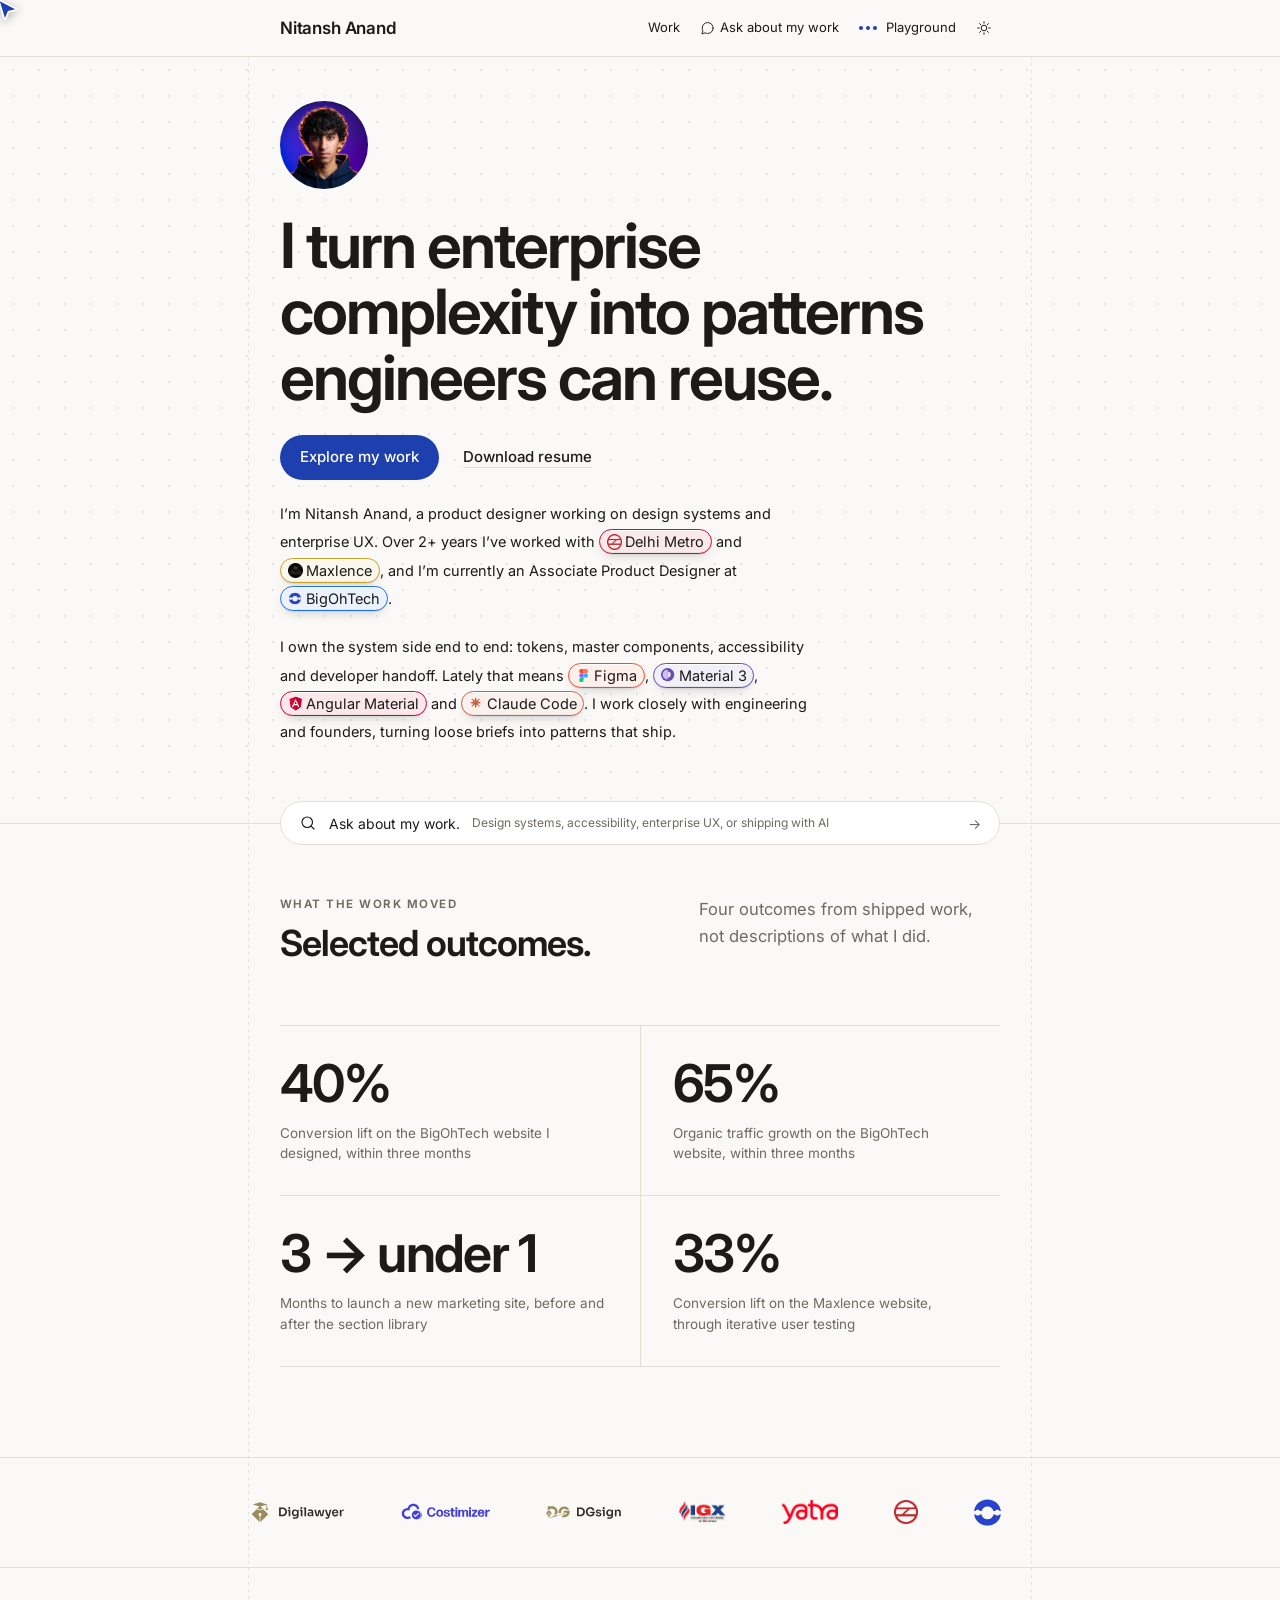
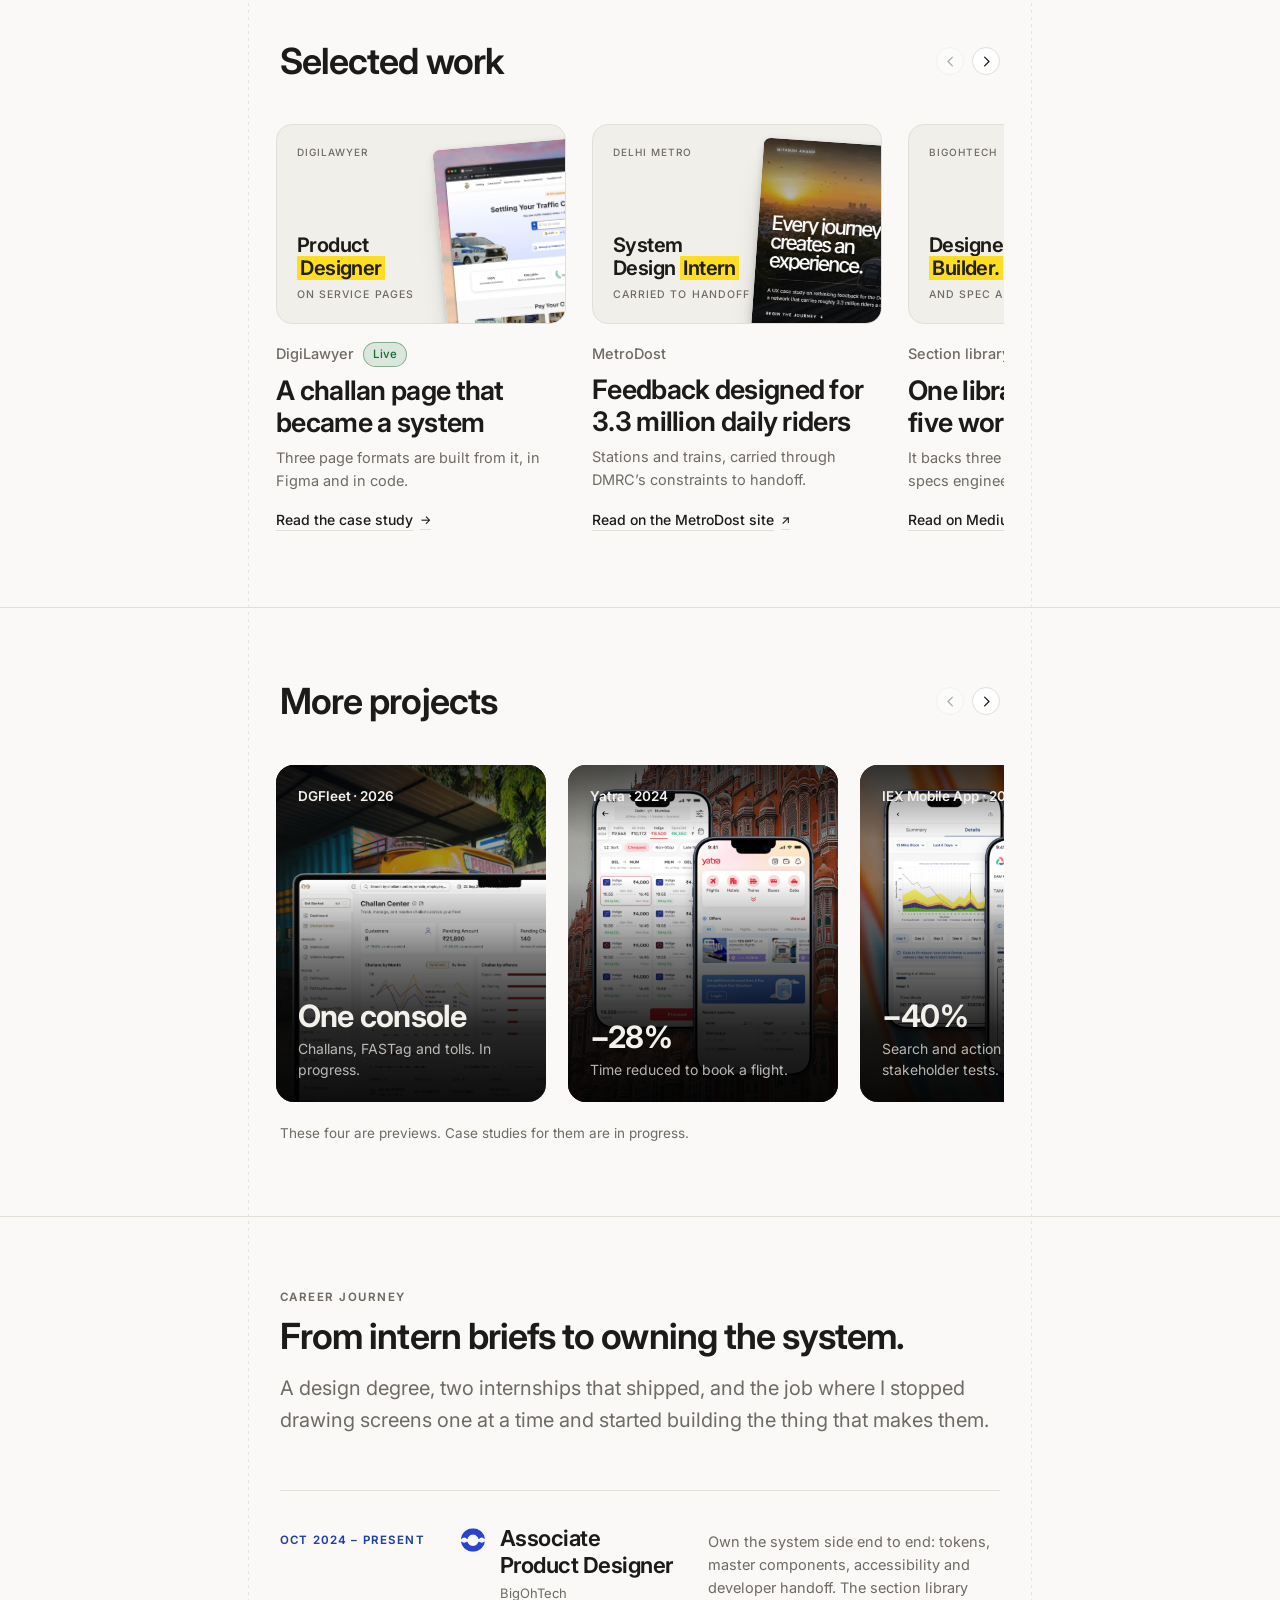
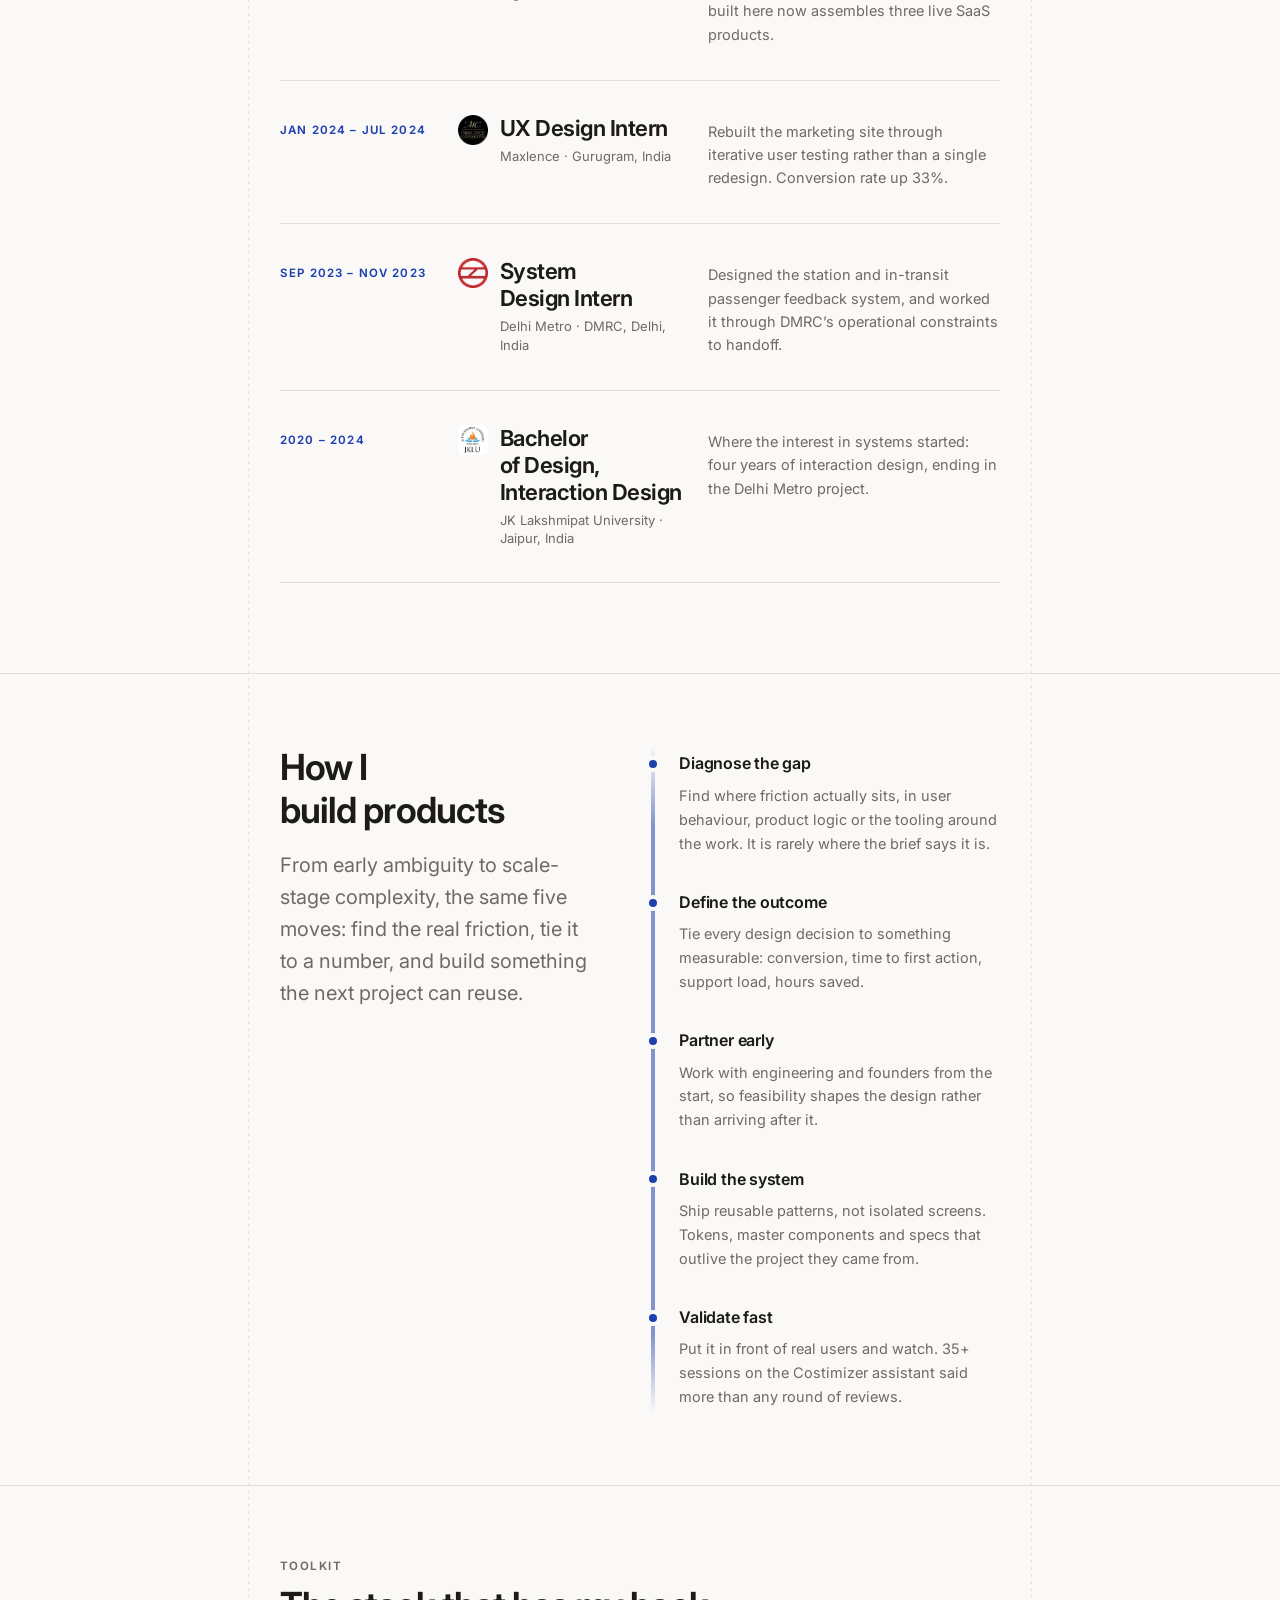
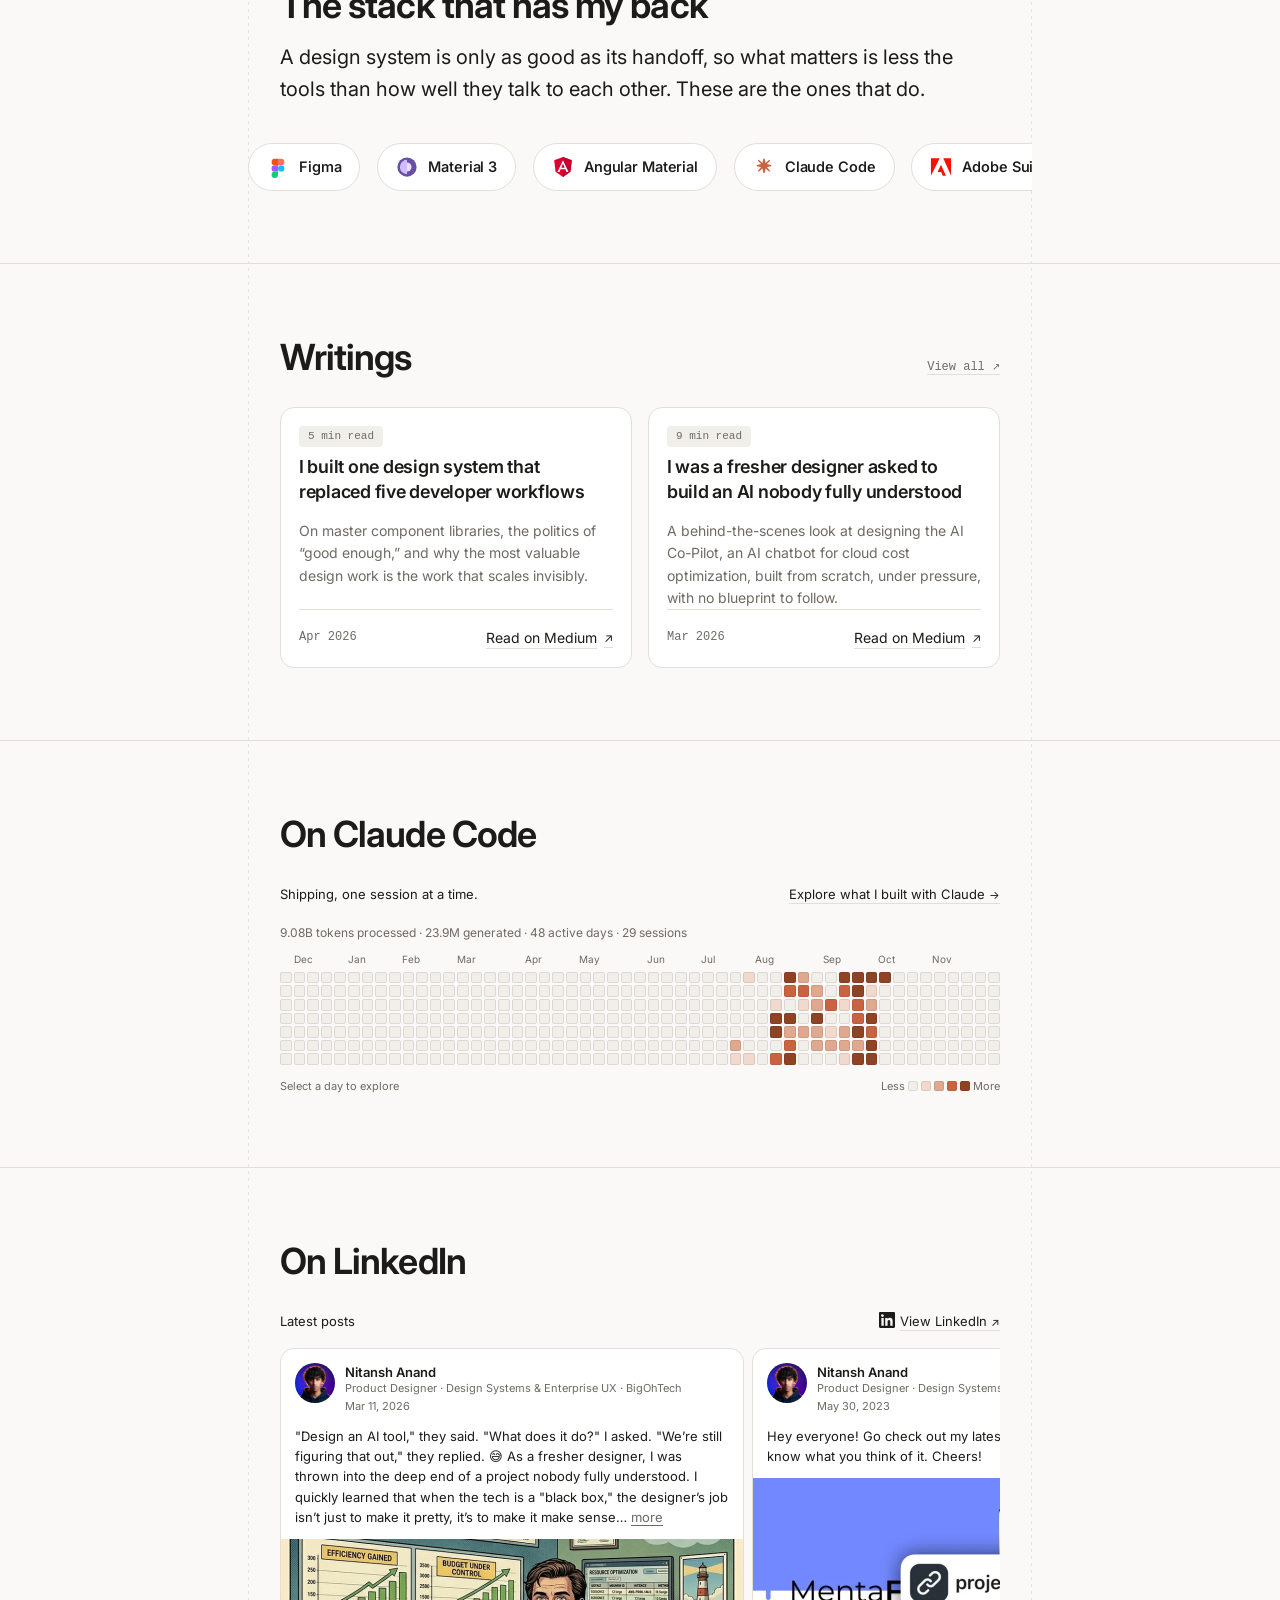
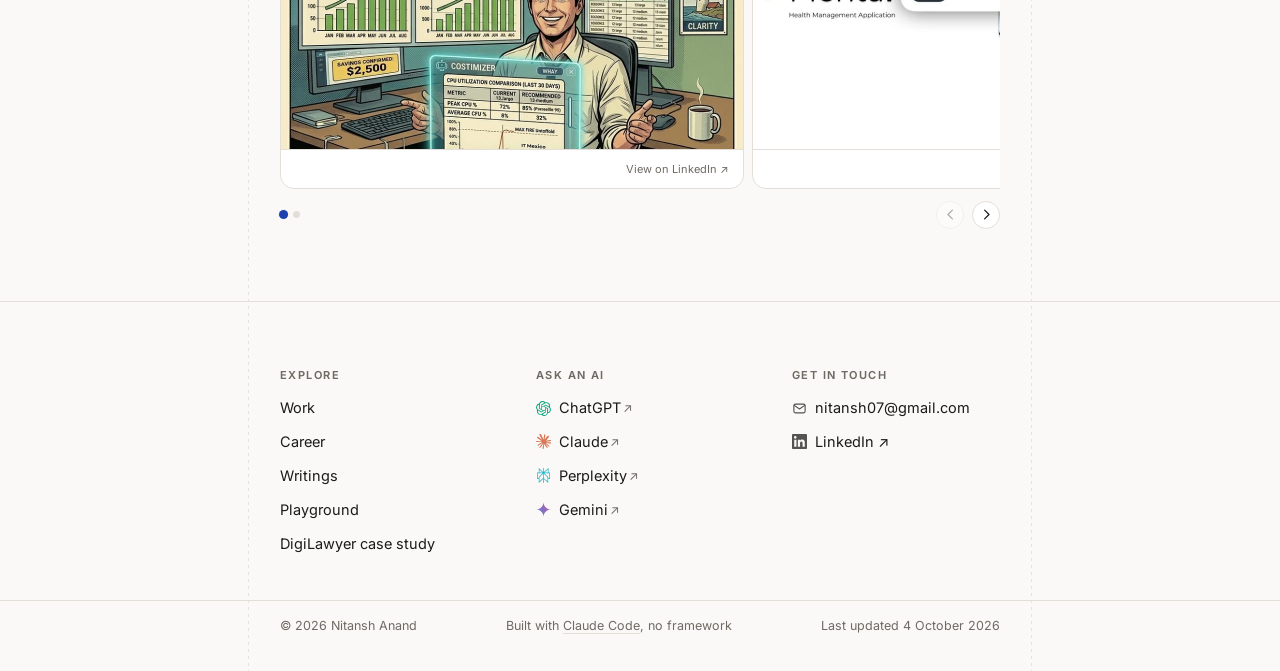
<file: index.html>
<!doctype html>
<html lang="en">
<head>
<meta charset="utf-8" />
<meta name="viewport" content="width=device-width, initial-scale=1, viewport-fit=cover" />
<title>Nitansh Anand, a product designer who builds systems</title>
<meta name="description" content="Nitansh Anand, a product designer working on design systems and enterprise UX. Career, selected work and writing." />
<meta name="color-scheme" content="light dark" />
<link rel="canonical" href="https://nitanshanand.vercel.app/" />

<!-- Social preview. og:image is intentionally omitted until there are real
     1200x630 cards; a badly cropped one reads worse than a text preview. -->
<meta property="og:type" content="profile" />
<meta property="og:url" content="https://nitanshanand.vercel.app/" />
<meta property="og:title" content="Nitansh Anand, a product designer who builds systems" />
<meta property="og:description" content="Nitansh Anand, a product designer working on design systems and enterprise UX. Career, selected work and writing." />
<meta property="og:site_name" content="Nitansh Anand" />
<meta property="og:locale" content="en_US" />
<meta name="twitter:card" content="summary" />
<meta name="twitter:title" content="Nitansh Anand, a product designer who builds systems" />
<meta name="twitter:description" content="Nitansh Anand, a product designer working on design systems and enterprise UX. Career, selected work and writing." />
<link rel="preconnect" href="https://fonts.googleapis.com" />
<link rel="preconnect" href="https://fonts.gstatic.com" crossorigin />
<link href="https://fonts.googleapis.com/css2?family=Inter:ital,opsz,wght@0,14..32,100..900;1,14..32,100..900&display=swap" rel="stylesheet" />
<!-- Favicon: the portrait, cropped to the head so it still reads at 32px. -->
<link rel="icon" type="image/png" sizes="32x32" href="assets/favicon-32.png" />
<link rel="icon" type="image/png" sizes="192x192" href="assets/favicon-192.png" />
<link rel="apple-touch-icon" sizes="180x180" href="assets/favicon-180.png" />
<link rel="stylesheet" href="styles.css" />
<script src="analytics.js" defer></script>
<script>
  /* Set theme before first paint so there is no flash. */
  (function () {
    var t = null;
    try { t = localStorage.getItem("theme"); } catch (e) {}
    if (t === "light" || t === "dark") document.documentElement.setAttribute("data-theme", t);
    var dark = t === "dark" || (t !== "light" && window.matchMedia("(prefers-color-scheme: dark)").matches);
    document.documentElement.classList.toggle("theme-dark", dark);
  })();
</script>
</head>
<body>

<a class="skip-link" href="#main">Skip to content</a>

<header class="site-header">
  <div class="gutter">
    <div class="col-wide header-bar">
      <a class="site-signature" href="#top" aria-label="Nitansh Anand, home">
        <span class="site-signature-mark" aria-hidden="true">Nitansh&nbsp;Anand</span>
        <span class="site-signature-name" aria-hidden="true">
          <span class="site-signature-photo"></span>
          Nitansh Anand
        </span>
      </a>

      <nav class="site-nav" aria-label="Primary">
        <a href="#work">Work</a>
        <a href="#ask" class="nav-ask">
          <svg viewBox="0 0 24 24" fill="none" aria-hidden="true"><path d="M21 11.5a8.4 8.4 0 0 1-9 8.4 9 9 0 0 1-3.9-.9L3 20.5l1.6-4.6A8.4 8.4 0 0 1 3.6 11 8.4 8.4 0 0 1 12 2.6a8.4 8.4 0 0 1 9 8.9Z" stroke="currentColor" stroke-width="1.5" stroke-linecap="round" stroke-linejoin="round"/></svg>
          <span class="nav-label">Ask about my work</span>
        </a>
        <a href="agent-mode.html" class="agent-mode-link">
          <span class="agent-launcher-mark" aria-hidden="true"><i></i><i></i><i></i></span>
          <span class="nav-label">Playground</span>
        </a>

        <button type="button" class="theme-toggle" aria-label="Switch colour theme" title="Switch colour theme">
          <svg class="icon-sun" viewBox="0 0 24 24" fill="none" aria-hidden="true"><circle cx="12" cy="12" r="4.2" stroke="currentColor" stroke-width="1.5"/><path d="M12 2.6v2.2M12 19.2v2.2M21.4 12h-2.2M4.8 12H2.6M18.6 5.4l-1.6 1.6M7 17l-1.6 1.6M18.6 18.6 17 17M7 7 5.4 5.4" stroke="currentColor" stroke-width="1.5" stroke-linecap="round"/></svg>
          <svg class="icon-moon" viewBox="0 0 24 24" fill="none" aria-hidden="true"><path d="M20.5 14.3A8.6 8.6 0 0 1 9.7 3.5a8.6 8.6 0 1 0 10.8 10.8Z" stroke="currentColor" stroke-width="1.5" stroke-linejoin="round"/></svg>
        </button>
      </nav>
    </div>
  </div>
</header>

<main class="home-page" id="main">

  <!-- ─────────────────────────  HERO  ───────────────────────── -->
  <section class="section gutter hero-section" id="top">
    <div class="col-wide">

      <div class="home-heading">
        <!-- Small circular slot above the copy. Swap the image for anything. -->
        <div class="hero-widget">
          <img src="assets/portrait.jpg" alt="Nitansh Anand" width="400" height="400" decoding="async" />
        </div>

        <div class="home-copy">
          <h1 class="t-display home-title" id="hero-title">I turn enterprise complexity into patterns engineers can reuse.</h1>

      <!-- The actions sit directly under the title. Below the two intro
           paragraphs they fell 108px past the fold on a 390px phone and
           319px past it at 320px, behind the bottom nav in both cases.
           Moved in the markup rather than with CSS order, so what a
           keyboard reaches matches what the eye sees. -->
      <div class="home-contact-actions">
        <a data-buzz="The evidence, this way." class="home-contact-button" href="#work">Explore my work</a>
        <span class="resume-hint">
          <a data-buzz="One page. I promise." class="home-resume-button" href="Nitansh-Anand-Resume.pdf" download>Download resume</a>
          <!-- Page 1 rendered from the PDF. Regenerate with tools/build-resume-preview.md
               if the resume changes. The image is decorative, but the card is
               no longer aria-hidden: it holds real controls now, and hiding
               focusable things from assistive tech is worse than not having
               them. -->
          <span class="resume-peek">
            <img data-src="assets/resume-preview.webp" alt="" width="720" height="932" decoding="async" />
            <span class="resume-peek-foot">
              <span class="resume-peek-meta">1 page &middot; PDF</span>
              <span class="resume-peek-actions">
                <button type="button" class="resume-peek-btn" data-resume-open>
                  <svg viewBox="0 0 24 24" fill="none" aria-hidden="true"><path d="M9 4H4v5M15 4h5v5M9 20H4v-5M15 20h5v-5" stroke="currentColor" stroke-width="1.7" stroke-linecap="round" stroke-linejoin="round"/></svg>
                  Full screen
                </button>
                <a class="resume-peek-btn" href="Nitansh-Anand-Resume.pdf" download>
                  <svg viewBox="0 0 24 24" fill="none" aria-hidden="true"><path d="M12 4v11m0 0 4-4m-4 4-4-4M5 19h14" stroke="currentColor" stroke-width="1.7" stroke-linecap="round" stroke-linejoin="round"/></svg>
                  Download
                </a>
              </span>
            </span>
          </span>
        </span>

          </div>


      <p class="t-lede home-intro">
        I&rsquo;m Nitansh Anand, a product designer working on design systems and enterprise UX. Over 2+ years I&rsquo;ve
        worked with
        <span class="brand-wrap" data-tooltip="System Design Intern, Sep 2023–Nov 2023"><button type="button" class="inline-brand company-brand brand-trigger" style="--brand-color:#c8102e" data-buzz="3.3 million riders a day."><span class="brand-logo"><img src="assets/logos/dmrc.webp" alt="" loading="lazy" decoding="async" width="24" height="24" /></span><span class="brand-name">Delhi Metro</span></button></span>
        and
        <span class="brand-wrap" data-tooltip="UX Design Intern, Jan 2024–Jul 2024"><button type="button" class="inline-brand company-brand brand-trigger" style="--brand-color:#c9a227" data-buzz="Where the interning happened."><span class="brand-logo"><img src="assets/logos/maxlence.webp" alt="" loading="lazy" decoding="async" width="24" height="24" /></span><span class="brand-name">Maxlence</span></button></span>,
        and I&rsquo;m currently an Associate Product Designer at
        <span class="brand-wrap" data-tooltip="Associate Product Designer, Oct 2024–Present"><button type="button" class="inline-brand company-brand brand-trigger" style="--brand-color:#1f6feb" data-buzz="Current employer. Hi, team."><span class="brand-logo"><img src="assets/logos/bigohtech.webp" alt="" loading="lazy" decoding="async" width="24" height="24" /></span><span class="brand-name">BigOhTech</span></button></span>.
      </p>

      <p class="t-lede home-intro">
        I own the system side end to end: tokens, master components, accessibility and developer handoff.
        Lately that means
        <span class="brand-wrap" data-tooltip="Design systems: tokens, components, prototypes, specs"><button type="button" class="inline-brand company-brand brand-trigger" style="--brand-color:#f24e1e" data-buzz="Where the pixels live."><span class="brand-logo"><svg viewBox="0 0 24 24" aria-hidden="true"><path d="M8.5 24a3.5 3.5 0 0 0 3.5-3.5V17H8.5a3.5 3.5 0 0 0 0 7Z" fill="#0acf83"/><path d="M5 13.5A3.5 3.5 0 0 1 8.5 10H12v7H8.5A3.5 3.5 0 0 1 5 13.5Z" fill="#a259ff"/><path d="M5 6.5A3.5 3.5 0 0 1 8.5 3H12v7H8.5A3.5 3.5 0 0 1 5 6.5Z" fill="#f24e1e"/><path d="M12 3h3.5a3.5 3.5 0 1 1 0 7H12V3Z" fill="#ff7262"/><path d="M19 13.5a3.5 3.5 0 1 1-7 0 3.5 3.5 0 0 1 7 0Z" fill="#1abcfe"/></svg></span><span class="brand-name">Figma</span></button></span>,
        <span class="brand-wrap" data-tooltip="Token architecture: the system the components are built on"><button type="button" class="inline-brand company-brand brand-trigger" style="--brand-color:#6750a4" data-buzz="Google&rsquo;s rules, my problem."><span class="brand-logo"><svg viewBox="0 0 24 24" aria-hidden="true"><circle cx="12" cy="12" r="10.5" fill="#6750a4"/><path d="M12 4.2A7.8 7.8 0 0 0 12 19.8Z" fill="#d0bcff"/><path d="M12 7.1a4.9 4.9 0 0 1 0 9.8Z" fill="#eaddff"/></svg></span><span class="brand-name">Material&nbsp;3</span></button></span>,
        <span class="brand-wrap" data-tooltip="Component library: what engineering actually ships against"><button type="button" class="inline-brand company-brand brand-trigger" style="--brand-color:#dd0031" data-buzz="The handoff lingua franca."><span class="brand-logo"><svg viewBox="0 0 24 24" aria-hidden="true"><path d="M12 1.2 2.4 4.6l1.5 12.6L12 22.8l8.1-5.6 1.5-12.6L12 1.2Z" fill="#dd0031"/><path d="M12 1.2v21.6l8.1-5.6 1.5-12.6L12 1.2Z" fill="#c3002f"/><path d="M12 4.6 6 17.4h2.2l1.2-3h5.2l1.2 3H18L12 4.6Zm1.8 8.1h-3.6L12 8.3l1.8 4.4Z" fill="#fff"/></svg></span><span class="brand-name">Angular&nbsp;Material</span></button></span>
        and
        <span class="brand-wrap" data-tooltip="Building: taking the design all the way into the codebase"><button type="button" class="inline-brand company-brand brand-trigger" style="--brand-color:#c96442" data-buzz="My noisiest collaborator."><span class="brand-logo"><svg viewBox="0 0 24 24" aria-hidden="true"><path d="M12 2.6c.4 0 .7.3.8.6l1 4.3 3.2-3a.8.8 0 0 1 1.2 1.1l-3 3.2 4.3 1a.8.8 0 0 1 0 1.5l-4.3 1 3 3.2a.8.8 0 0 1-1.2 1.1l-3.2-3-1 4.3a.8.8 0 0 1-1.6 0l-1-4.3-3.2 3a.8.8 0 0 1-1.2-1.1l3-3.2-4.3-1a.8.8 0 0 1 0-1.5l4.3-1-3-3.2a.8.8 0 1 1 1.2-1.1l3.2 3 1-4.3c.1-.3.4-.6.8-.6Z" fill="#c96442"/></svg></span><span class="brand-name">Claude&nbsp;Code</span></button></span>.
        I work closely with engineering and founders, turning loose briefs into patterns that ship.
      </p>

        </div>

      </div>

      <button type="button" class="ask-launcher" id="ask">
        <svg viewBox="0 0 24 24" fill="none" aria-hidden="true"><circle cx="11" cy="11" r="7" stroke="currentColor" stroke-width="1.6"/><path d="m20 20-3.6-3.6" stroke="currentColor" stroke-width="1.6" stroke-linecap="round"/></svg>
        <span class="ask-launcher-copy">
          <span>Ask about my work.</span>
          <span class="ask-hint">Design systems, accessibility, enterprise UX, or shipping with AI</span>
        </span>
        <span class="ask-go" aria-hidden="true">&#8594;</span>
      </button>

    </div>
  </section>

  <!-- ──────────────────────  CLAUDE CODE TOKENS  ────────────────────── -->

  <!-- ─────────────────────────  PROOF  ─────────────────────────
       The hero makes claims; this is where they get their receipts. It
       carries the numbers the work cards don't: the cards already headline
       58s and three page types, so repeating them here only spent the
       reader's scroll. Every figure is on the résumé linked above, and each
       names the site it came from. -->
  <section class="section gutter" id="proof">
    <div class="col-wide">
      <div class="proof-head">
        <div class="proof-title">
          <p class="eyebrow">What the work moved</p>
          <h2 class="t-section">Selected outcomes.</h2>
        </div>
        <p class="proof-note">
          Four outcomes from shipped work, not descriptions of what I did.
        </p>
      </div>

      <ol class="proof-grid">
        <li data-buzz="Designed, launched, measured.">
          <b>40%</b>
          <span>Conversion lift on the BigOhTech website I designed, within three months</span>
        </li>
        <li data-buzz="Same site, first three months.">
          <b>65%</b>
          <span>Organic traffic growth on the BigOhTech website, within three months</span>
        </li>
        <li data-buzz="Months back on every launch.">
          <a href="#work">
          <b>3 &rarr; under 1</b>
          <span>Months to launch a new marketing site, before and after the section library</span>
          </a>
        </li>
        <li data-buzz="Testing, not taste.">
          <b>33%</b>
          <span>Conversion lift on the Maxlence website, through iterative user testing</span>
        </li>
      </ol>
    </div>
  </section>

  <!-- ──────────────────────  SHIPPED FOR  ─────────────────────
       Products worked on directly. No heading by request: the row carries
       itself. The second .sh-track is a pixel duplicate so the loop has no
       seam, so it is aria-hidden and each name is announced once.
       ─────────────────────────────────────────────────── -->
  <section class="section gutter sh-section" id="shipped" aria-label="Products shipped for">
    <div class="sh-bleed">
      <div class="sh-marquee">
        <div class="sh-row">
          <ul class="sh-track">
            <li class="sh-item"><img src="assets/logos/clients/digilawyer.svg" alt="DigiLawyer" width="160" height="40" loading="lazy" decoding="async" /><span class="sh-name" aria-hidden="true">DigiLawyer</span></li>
            <li class="sh-item"><img src="assets/logos/clients/costimizer.svg" alt="Costimizer" width="120" height="32" loading="lazy" decoding="async" /><span class="sh-name" aria-hidden="true">Costimizer</span></li>
            <li class="sh-item"><img src="assets/logos/clients/dgsign.svg" alt="DG Sign" width="127" height="40" loading="lazy" decoding="async" /><span class="sh-name" aria-hidden="true">DG Sign</span></li>
            <li class="sh-item"><img src="assets/logos/clients/igx.webp" alt="IGX" width="204" height="102" loading="lazy" decoding="async" /><span class="sh-name" aria-hidden="true">IGX</span></li>
            <li class="sh-item"><img src="assets/logos/clients/yatra.webp" alt="Yatra" width="126" height="54" loading="lazy" decoding="async" /><span class="sh-name" aria-hidden="true">Yatra</span></li>
            <li class="sh-item"><img src="assets/logos/clients/dmrc.webp" alt="Delhi Metro" width="64" height="64" loading="lazy" decoding="async" /><span class="sh-name" aria-hidden="true">Delhi Metro</span></li>
            <li class="sh-item"><img src="assets/logos/clients/bigoh.svg" alt="BigOh" width="40" height="40" loading="lazy" decoding="async" /><span class="sh-name" aria-hidden="true">BigOh</span></li>
          </ul>
          <ul class="sh-track" aria-hidden="true">
            <li class="sh-item"><img src="assets/logos/clients/digilawyer.svg" alt="DigiLawyer" width="160" height="40" loading="lazy" decoding="async" /><span class="sh-name" aria-hidden="true">DigiLawyer</span></li>
            <li class="sh-item"><img src="assets/logos/clients/costimizer.svg" alt="Costimizer" width="120" height="32" loading="lazy" decoding="async" /><span class="sh-name" aria-hidden="true">Costimizer</span></li>
            <li class="sh-item"><img src="assets/logos/clients/dgsign.svg" alt="DG Sign" width="127" height="40" loading="lazy" decoding="async" /><span class="sh-name" aria-hidden="true">DG Sign</span></li>
            <li class="sh-item"><img src="assets/logos/clients/igx.webp" alt="IGX" width="204" height="102" loading="lazy" decoding="async" /><span class="sh-name" aria-hidden="true">IGX</span></li>
            <li class="sh-item"><img src="assets/logos/clients/yatra.webp" alt="Yatra" width="126" height="54" loading="lazy" decoding="async" /><span class="sh-name" aria-hidden="true">Yatra</span></li>
            <li class="sh-item"><img src="assets/logos/clients/dmrc.webp" alt="Delhi Metro" width="64" height="64" loading="lazy" decoding="async" /><span class="sh-name" aria-hidden="true">Delhi Metro</span></li>
            <li class="sh-item"><img src="assets/logos/clients/bigoh.svg" alt="BigOh" width="40" height="40" loading="lazy" decoding="async" /><span class="sh-name" aria-hidden="true">BigOh</span></li>
          </ul>
        </div>
      </div>
    </div>
  </section>

  <!-- ─────────────────────  SELECTED WORK  ─────────────────────
       Three projects: one lead, two beside it. Text-led for now, because the
       repository has no product screenshots and inventing interface imagery
       would be worse than going without. Each card reserves a .work-visual
       slot that takes over the moment a real image lands, so adding one will
       not move the layout. -->
  <section class="section gutter" id="work">
    <div class="col-wide">
      <div class="work-head">
        <h2 class="t-section">Selected work</h2>
        <!-- Same control the other two rails use, so the page has one way of
             saying "there is more sideways". -->
        <span class="linkedin-arrows work-arrows">
          <button type="button" id="work-prev" aria-label="Previous projects" aria-controls="work-rail"><svg viewBox="0 0 24 24" fill="none" stroke="currentColor" stroke-width="2" stroke-linecap="round" stroke-linejoin="round" aria-hidden="true"><path d="M15 5 8 12l7 7"/></svg></button>
          <button type="button" id="work-next" aria-label="Next projects" aria-controls="work-rail"><svg viewBox="0 0 24 24" fill="none" stroke="currentColor" stroke-width="2" stroke-linecap="round" stroke-linejoin="round" aria-hidden="true"><path d="M9 5l7 7-7 7"/></svg></button>
        </span>
      </div>

      <!-- Three across, the fourth reached by scrolling. tabindex makes the
           rail scrollable from the keyboard, which a bare overflow container
           is not. -->
      <ol class="work-grid" id="work-rail" tabindex="0" role="group"
          aria-label="Selected work, scroll sideways for more">

        <li class="work-item">
          <article class="work-card" data-buzz="My part: audited the service pages, rebuilt the challan page around checking a vehicle, and turned it into Figma components engineering built.">
            <span class="work-shot" style="--rot: -5deg; --glow: 15;">
              <span class="work-kicker">DigiLawyer</span>
              <span class="work-motifs" aria-hidden="true">
                <svg class="wm" style="--x:5%; --y:24%; --s:26px; --r:-12deg"><use href="#wm-car"/></svg>
                <svg class="wm" style="--x:22%; --y:34%; --s:20px; --r:9deg"><use href="#wm-doc"/></svg>
                <svg class="wm" style="--x:38%; --y:25%; --s:22px; --r:-7deg"><use href="#wm-shield"/></svg>
                <svg class="wm" style="--x:14%; --y:46%; --s:18px; --r:13deg"><use href="#wm-search"/></svg>
                <svg class="wm" style="--x:31%; --y:50%; --s:21px; --r:-9deg"><use href="#wm-card"/></svg>
                <svg class="wm" style="--x:46%; --y:42%; --s:23px; --r:6deg"><use href="#wm-check"/></svg>
                <svg class="wm" style="--x:50%; --y:9%; --s:17px; --r:11deg"><use href="#wm-bell"/></svg>
                <svg class="wm" style="--x:64%; --y:20%; --s:22px; --r:-8deg"><use href="#wm-calendar"/></svg>
                <svg class="wm" style="--x:78%; --y:48%; --s:25px; --r:10deg"><use href="#wm-pen"/></svg>
                <svg class="wm" style="--x:70%; --y:68%; --s:19px; --r:-6deg"><use href="#wm-list"/></svg>
              </span>
              <span class="work-shot-img"><img src="assets/work/digilawyer.webp" alt="The redesigned DigiLawyer challan page in a browser window: a single vehicle-number field beside a Settle Your Challan button, above the results summary." width="1200" height="900" loading="lazy" decoding="async" /></span>
              <span class="work-role-tag">
                <b>Product<br /><mark class="work-mark">Designer</mark></b>
                <i>On service pages</i>
              </span>
            </span>

            <p class="work-name">DigiLawyer <span class="work-live">Live</span></p>
            <h3 class="work-headline">A challan page that became a system</h3>
            <p class="work-sub">Three page formats are built from it, in Figma and in code.</p>

            <div class="work-actions">
<a class="work-link" href="digilawyer.html">Read the case study <span class="arrow" aria-hidden="true">&#8594;</span></a>
            </div>
          </article>
        </li>

        <li class="work-item">
          <article class="work-card" data-buzz="My part: as System Design Intern, designed feedback for stations and trains, and carried it through DMRC&rsquo;s operational constraints to handoff.">
            <span class="work-shot" style="--rot: 4deg; --glow: 35;">
              <span class="work-kicker">Delhi Metro</span>
              <span class="work-motifs" aria-hidden="true">
                <svg class="wm" style="--x:5%; --y:23%; --s:27px; --r:10deg"><use href="#wm-train"/></svg>
                <svg class="wm" style="--x:23%; --y:35%; --s:20px; --r:-8deg"><use href="#wm-pin"/></svg>
                <svg class="wm" style="--x:39%; --y:24%; --s:22px; --r:12deg"><use href="#wm-chat"/></svg>
                <svg class="wm" style="--x:14%; --y:47%; --s:18px; --r:-13deg"><use href="#wm-clock"/></svg>
                <svg class="wm" style="--x:31%; --y:51%; --s:21px; --r:8deg"><use href="#wm-users"/></svg>
                <svg class="wm" style="--x:46%; --y:41%; --s:22px; --r:-6deg"><use href="#wm-check"/></svg>
                <svg class="wm" style="--x:50%; --y:9%; --s:17px; --r:-10deg"><use href="#wm-bell"/></svg>
                <svg class="wm" style="--x:64%; --y:21%; --s:21px; --r:7deg"><use href="#wm-target"/></svg>
                <svg class="wm" style="--x:78%; --y:47%; --s:24px; --r:-9deg"><use href="#wm-calendar"/></svg>
                <svg class="wm" style="--x:70%; --y:67%; --s:19px; --r:11deg"><use href="#wm-list"/></svg>
              </span>
              <span class="work-shot-img"><img src="assets/work/metrodost.webp" alt="The MetroDost case study page: the headline Every journey creates an experience over a Delhi Metro train at sunset, above a line describing a network carrying 3.3 million riders a day." width="786" height="599" loading="lazy" decoding="async" /></span>
              <span class="work-role-tag">
                <b>System<br />Design <mark class="work-mark">Intern</mark></b>
                <i>Carried to handoff</i>
              </span>
            </span>

            <p class="work-name">MetroDost</p>
            <h3 class="work-headline">Feedback designed for 3.3 million daily riders</h3>
            <p class="work-sub">Stations and trains, carried through DMRC&rsquo;s constraints to handoff.</p>

            <div class="work-actions">
<a class="work-link" href="https://metrodost-case-study.vercel.app/" target="_blank" rel="noopener">Read on the MetroDost site <span class="arrow" aria-hidden="true">&#8599;</span></a>
            </div>
          </article>
        </li>

        <li class="work-item">
          <article class="work-card" data-buzz="My part: audited the repeat website work, defined the section types, and built the library plus the specs engineering builds against.">
            <span class="work-shot" style="--rot: -4deg; --glow: 215;">
              <span class="work-kicker">BigOhTech</span>
              <span class="work-motifs" aria-hidden="true">
                <svg class="wm" style="--x:5%; --y:23%; --s:27px; --r:-9deg"><use href="#wm-layout"/></svg>
                <svg class="wm" style="--x:23%; --y:35%; --s:21px; --r:11deg"><use href="#wm-layers"/></svg>
                <svg class="wm" style="--x:39%; --y:24%; --s:22px; --r:-6deg"><use href="#wm-grid"/></svg>
                <svg class="wm" style="--x:14%; --y:47%; --s:19px; --r:12deg"><use href="#wm-code"/></svg>
                <svg class="wm" style="--x:31%; --y:51%; --s:21px; --r:-8deg"><use href="#wm-box"/></svg>
                <svg class="wm" style="--x:46%; --y:41%; --s:22px; --r:7deg"><use href="#wm-check"/></svg>
                <svg class="wm" style="--x:50%; --y:9%; --s:17px; --r:10deg"><use href="#wm-sliders"/></svg>
                <svg class="wm" style="--x:64%; --y:20%; --s:21px; --r:-7deg"><use href="#wm-pen"/></svg>
                <svg class="wm" style="--x:78%; --y:48%; --s:24px; --r:9deg"><use href="#wm-target"/></svg>
                <svg class="wm" style="--x:70%; --y:68%; --s:19px; --r:-5deg"><use href="#wm-list"/></svg>
              </span>
              <span class="work-shot-img"><img src="assets/work/sections.webp" alt="Two sections assembled on a page: a statistics band carrying headline figures, above a use-case grid of cloud-platform cards." width="1200" height="900" loading="lazy" decoding="async" /></span>
              <span class="work-role-tag">
                <b>Designer.<br /><mark class="work-mark">Builder.</mark></b>
                <i>And spec author</i>
              </span>
            </span>

            <p class="work-name">Section library <span class="work-live">Live</span></p>
            <h3 class="work-headline">One library replaced five workflows</h3>
            <p class="work-sub">It backs three live SaaS products, and the specs engineering builds from.</p>

            <!-- Secondary items sit ABOVE the primary link, not beside it: the
                 link row is bottom-anchored, so anything sharing its row makes
                 this card taller and opens an 87px void in the other three. -->
            <div class="work-actions">
<a class="work-link" href="https://medium.com/@nitansh07/i-built-one-design-system-that-replaced-five-developer-workflows-abb937c73b00" target="_blank" rel="noopener">Read on Medium <span class="arrow" aria-hidden="true">&#8599;</span></a>
            </div>
          </article>
        </li>

        <li class="work-item">
          <article class="work-card" data-buzz="My part: designed the assistant&rsquo;s empty state, its wording, and how it handles being wrong, then tested it across 35+ sessions.">
            <span class="work-shot" style="--rot: 5deg; --glow: 245;">
              <span class="work-kicker">Costimizer</span>
              <span class="work-motifs" aria-hidden="true">
                <svg class="wm" style="--x:5%; --y:24%; --s:28px; --r:8deg"><use href="#wm-cloud"/></svg>
                <svg class="wm" style="--x:23%; --y:35%; --s:20px; --r:-10deg"><use href="#wm-chart"/></svg>
                <svg class="wm" style="--x:39%; --y:24%; --s:22px; --r:11deg"><use href="#wm-spark"/></svg>
                <svg class="wm" style="--x:14%; --y:47%; --s:18px; --r:-12deg"><use href="#wm-clock"/></svg>
                <svg class="wm" style="--x:31%; --y:51%; --s:21px; --r:7deg"><use href="#wm-server"/></svg>
                <svg class="wm" style="--x:46%; --y:42%; --s:22px; --r:-6deg"><use href="#wm-search"/></svg>
                <svg class="wm" style="--x:50%; --y:9%; --s:17px; --r:12deg"><use href="#wm-zap"/></svg>
                <svg class="wm" style="--x:64%; --y:20%; --s:21px; --r:-8deg"><use href="#wm-sliders"/></svg>
                <svg class="wm" style="--x:78%; --y:47%; --s:24px; --r:10deg"><use href="#wm-card"/></svg>
                <svg class="wm" style="--x:70%; --y:68%; --s:19px; --r:-7deg"><use href="#wm-target"/></svg>
              </span>
              <span class="work-shot-img"><img src="assets/work/costimizer.webp" alt="The Costimizer assistant: an agent picker offering a cost and a storage optimiser above a cloud-cost prompt, beside panels recommending an EC2 right-sizing with the projected monthly saving." width="1200" height="900" loading="lazy" decoding="async" /></span>
              <span class="work-role-tag">
                <b>Interaction<br /><mark class="work-mark">&amp; Writing</mark></b>
                <i>And user testing</i>
              </span>
            </span>

            <p class="work-name">Costimizer</p>
            <h3 class="work-headline">An AI cost assistant, useful in 58 seconds</h3>
            <p class="work-sub">Time to a first useful action, across 35+ test sessions.</p>

            <div class="work-actions">
<a class="work-link" href="https://medium.com/@nitansh07/i-was-a-fresher-designer-asked-to-build-an-ai-nobody-fully-understood-heres-what-happened-155939ac0f88" target="_blank" rel="noopener">Read on Medium <span class="arrow" aria-hidden="true">&#8599;</span></a>
            </div>
          </article>
        </li>

        </ol>
    </div>
  </section>


  <!-- ───────────────────  MORE PROJECTS  ───────────────────
       A sideways rail, not a grid: these sit under selected work and are
       meant to be skimmed. Empty for now. Each card is a project, a year, a
       picture, one number and one line. The commented template below is a
       filled card, ready to copy over a placeholder.

       The placeholders are articles, not links. A card with nowhere to go
       gets no hover label and no tab stop, because an affordance that does
       nothing is worse than no affordance.
       ───────────────────────────────────────────────────────── -->
  <section class="section gutter" id="more">
    <div class="col-wide">
      <div class="mp-head">
        <h2 class="t-section">More projects</h2>
        <!-- Same control the LinkedIn carousel uses, so the page has one way
             of saying "there is more sideways". -->
        <span class="linkedin-arrows mp-arrows">
          <button type="button" id="mp-prev" aria-label="Previous projects" aria-controls="mp-rail"><svg viewBox="0 0 24 24" fill="none" stroke="currentColor" stroke-width="2" stroke-linecap="round" stroke-linejoin="round" aria-hidden="true"><path d="M15 5 8 12l7 7"/></svg></button>
          <button type="button" id="mp-next" aria-label="Next projects" aria-controls="mp-rail"><svg viewBox="0 0 24 24" fill="none" stroke="currentColor" stroke-width="2" stroke-linecap="round" stroke-linejoin="round" aria-hidden="true"><path d="M9 5l7 7-7 7"/></svg></button>
        </span>
      </div>

      <!-- tabindex makes the rail scrollable from the keyboard, which a bare
           overflow container is not. -->
      <ol class="mp-rail" id="mp-rail" tabindex="0" role="group"
          aria-label="More projects, scroll sideways">
          <li class="mp-item">
            <article class="mp-card" data-buzz="Case study in progress.">
              <img src="assets/work/fleet-challans.webp" alt="A fleet operations dashboard open on its Challan Center: counters for customers, pending amount and pending challans, a challans-by-month chart, a breakdown by offence, and a table of individual challans by vehicle." width="1288" height="1536" loading="lazy" decoding="async" />
              <span class="mp-scrim" aria-hidden="true"></span>
              <p class="mp-meta"><span>DGFleet</span> <span aria-hidden="true">&middot;</span> <span>2026</span></p>
              <div class="mp-foot">
                <p class="mp-metric">One console</p>
                <p class="mp-line">Challans, FASTag and tolls. In progress.</p>
              </div>
            </article>
          </li>
          <li class="mp-item">
            <article class="mp-card" data-buzz="Case study in progress.">
              <img src="assets/work/yatra.webp" alt="Two phone screens from the Yatra travel app: a Delhi to Mumbai flight list sorted by cheapest, each fare carrying its carbon figure, and the home screen with booking categories, offers and recent searches." width="1654" height="2000" loading="lazy" decoding="async" />
              <span class="mp-scrim" aria-hidden="true"></span>
              <p class="mp-meta"><span>Yatra</span> <span aria-hidden="true">&middot;</span> <span>2024</span></p>
              <div class="mp-foot">
                <p class="mp-metric">&minus;28%</p>
                <p class="mp-line">Time reduced to book a flight.</p>
              </div>
            </article>
          </li>
          <li class="mp-item">
            <article class="mp-card" data-buzz="Case study in progress.">
              <img src="assets/work/iex.webp" alt="Two phone screens from the IEX market data app: a price trend chart broken into time blocks, and a monthly view listing discovered price, bid counts and trade volume." width="1654" height="2000" loading="lazy" decoding="async" />
              <span class="mp-scrim" aria-hidden="true"></span>
              <p class="mp-meta"><span>IEX Mobile App</span> <span aria-hidden="true">&middot;</span> <span>2025</span></p>
              <div class="mp-foot">
                <p class="mp-metric">&minus;40%</p>
                <p class="mp-line">Search and action time, in stakeholder tests.</p>
              </div>
            </article>
          </li>
          <li class="mp-item">
            <article class="mp-card" data-buzz="Case study in progress.">
              <img src="assets/work/app-builder.webp" alt="A drag-and-drop app builder: the settings panel for a Scrollable Grid block, beside an empty phone canvas waiting for blocks." width="1654" height="2000" loading="lazy" decoding="async" />
              <span class="mp-scrim" aria-hidden="true"></span>
              <p class="mp-meta"><span>Createwith</span> <span aria-hidden="true">&middot;</span> <span>2024</span></p>
              <div class="mp-foot">
                <p class="mp-metric">80+ customers</p>
                <p class="mp-line">Five stars on the App Store and Play Store.</p>
              </div>
            </article>
          </li>
      </ol>

      <p class="mp-note">These four are previews. Case studies for them are in progress.</p>

      <!-- Copy this over a placeholder once the project is real. The card is
           the picture; everything else sits on top of it.

      <li class="mp-item">
        <a class="mp-card" href="REPLACE.html">
          <img src="assets/work/REPLACE.webp" alt="Describe what the screen shows." width="1200" height="1500" loading="lazy" decoding="async" />
          <span class="mp-scrim" aria-hidden="true"></span>
          <p class="mp-meta"><span>Client</span> <span aria-hidden="true">&middot;</span> <span>2025</span></p>
          <span class="mp-peek" aria-hidden="true">View details</span>
          <div class="mp-foot">
            <p class="mp-metric">+00%</p>
            <p class="mp-line">What the number is.</p>
          </div>
        </a>
      </li>
      -->
    </div>
  </section>


  <!-- ─────────────────────────  CAREER  ───────────────────────── -->
  <section class="section gutter" id="career">
    <div class="col-wide">
      <div class="career-head">
        <p class="eyebrow">Career journey</p>
        <h2 class="t-section">From intern briefs to owning the system.</h2>
        <p class="t-lede career-lede">
          A design degree, two internships that shipped, and the job where I
          stopped drawing screens one at a time and started building the thing
          that makes them.
        </p>
      </div>

      <ol class="timeline">
        <li>
          <p class="timeline-period">Oct 2024 &ndash; Present</p>
          <div class="timeline-role">
            <span class="career-logo"><img src="assets/logos/bigohtech.webp" alt="BigOhTech" loading="lazy" decoding="async" width="80" height="100" /></span>
            <div>
              <h3>Associate Product Designer</h3>
              <p class="timeline-org">BigOhTech</p>
            </div>
          </div>
          <p class="timeline-note">Own the system side end to end: tokens, master components, accessibility and developer handoff. The section library built here now assembles three live SaaS products.</p>
        </li>
        <li>
          <p class="timeline-period">Jan 2024 &ndash; Jul 2024</p>
          <div class="timeline-role">
            <span class="career-logo"><img src="assets/logos/maxlence.webp" alt="Maxlence" loading="lazy" decoding="async" width="64" height="64" /></span>
            <div>
              <h3>UX Design Intern</h3>
              <p class="timeline-org">Maxlence &middot; Gurugram, India</p>
            </div>
          </div>
          <p class="timeline-note">Rebuilt the marketing site through iterative user testing rather than a single redesign. Conversion rate up 33%.</p>
        </li>
        <li>
          <p class="timeline-period">Sep 2023 &ndash; Nov 2023</p>
          <div class="timeline-role">
            <span class="career-logo"><img src="assets/logos/dmrc.webp" alt="Delhi Metro Rail Corporation" loading="lazy" decoding="async" width="64" height="64" /></span>
            <div>
              <h3>System Design Intern</h3>
              <p class="timeline-org">Delhi Metro &middot; DMRC, Delhi, India</p>
            </div>
          </div>
          <p class="timeline-note">Designed the station and in-transit passenger feedback system, and worked it through DMRC&rsquo;s operational constraints to handoff.</p>
        </li>
        <li>
          <p class="timeline-period">2020 &ndash; 2024</p>
          <div class="timeline-role">
            <span class="career-logo"><img src="assets/logos/jklu.png" alt="JK Lakshmipat University" loading="lazy" decoding="async" width="220" height="246" /></span>
            <div>
              <h3>Bachelor of Design, Interaction Design</h3>
              <p class="timeline-org">JK Lakshmipat University &middot; Jaipur, India</p>
            </div>
          </div>
          <p class="timeline-note">Where the interest in systems started: four years of interaction design, ending in the Delhi Metro project.</p>
        </li>
      </ol>
    </div>
  </section>

  <!-- ──────────────────────  HOW I BUILD  ────────────────────── -->
  <section class="section gutter" id="process">
    <div class="col-wide">
      <div class="build-grid">
        <div class="build-intro">
          <h2 class="t-section">How I build products</h2>
          <p class="t-lede build-lede">
            From early ambiguity to scale-stage complexity, the same five moves: find the real
            friction, tie it to a number, and build something the next project can reuse.
          </p>
        </div>

        <ol class="build-steps">
          <li>
            <h3 data-buzz="Never where the brief says.">Diagnose the gap</h3>
            <p>Find where friction actually sits, in user behaviour, product logic or the tooling around the work. It is rarely where the brief says it is.</p>
          </li>
          <li>
            <h3 data-buzz="If you can&rsquo;t measure it, it&rsquo;s a mood.">Define the outcome</h3>
            <p>Tie every design decision to something measurable: conversion, time to first action, support load, hours saved.</p>
          </li>
          <li>
            <h3 data-buzz="Engineers are not a later problem.">Partner early</h3>
            <p>Work with engineering and founders from the start, so feasibility shapes the design rather than arriving after it.</p>
          </li>
          <li>
            <h3 data-buzz="Screens die. Patterns don&rsquo;t.">Build the system</h3>
            <p>Ship reusable patterns, not isolated screens. Tokens, master components and specs that outlive the project they came from.</p>
          </li>
          <li>
            <h3 data-buzz="Watching someone fail teaches more.">Validate fast</h3>
            <p>Put it in front of real users and watch. 35+ sessions on the Costimizer assistant said more than any round of reviews.</p>
          </li>
        </ol>
      </div>
      </div>
    </div>
  </section>

  <!-- ────────────────────────  TOOLKIT  ────────────────────────
       Every tool here is one the rest of this repo already documents: the
       hero's four brand chips, Adobe from the Ask panel's tools entry, Framer
       from the footer link, and the two measurement tools the DigiLawyer case
       study names. Do not add a tool that is not claimed somewhere else.

       The second .tk-track is a pixel duplicate that exists only so the loop
       has no seam, so it is aria-hidden and each tool is announced once.
       ────────────────────────────────────────────────── -->
  <section class="section gutter" id="toolkit">
    <div class="col-wide">
      <p class="eyebrow">Toolkit</p>
      <h2 class="t-section tk-title">The stack that has my back</h2>
      <p class="t-lede tk-lede">
        A design system is only as good as its handoff, so what matters is less
        the tools than how well they talk to each other. These are the ones that do.
      </p>
    </div>

    <div class="tk-bleed">
      <div class="tk-marquee">
      <div class="tk-row">
        <ul class="tk-track">
            <li class="tk-item"><span class="tk-mark"><svg viewBox="0 0 24 24" aria-hidden="true"><path d="M8.5 24a3.5 3.5 0 0 0 3.5-3.5V17H8.5a3.5 3.5 0 0 0 0 7Z" fill="#0acf83"/><path d="M5 13.5A3.5 3.5 0 0 1 8.5 10H12v7H8.5A3.5 3.5 0 0 1 5 13.5Z" fill="#a259ff"/><path d="M5 6.5A3.5 3.5 0 0 1 8.5 3H12v7H8.5A3.5 3.5 0 0 1 5 6.5Z" fill="#f24e1e"/><path d="M12 3h3.5a3.5 3.5 0 1 1 0 7H12V3Z" fill="#ff7262"/><path d="M19 13.5a3.5 3.5 0 1 1-7 0 3.5 3.5 0 0 1 7 0Z" fill="#1abcfe"/></svg></span><span class="tk-name">Figma</span></li>
            <li class="tk-item"><span class="tk-mark"><svg viewBox="0 0 24 24" aria-hidden="true"><circle cx="12" cy="12" r="10.5" fill="#6750a4"/><path d="M12 4.2A7.8 7.8 0 0 0 12 19.8Z" fill="#d0bcff"/><path d="M12 7.1a4.9 4.9 0 0 1 0 9.8Z" fill="#eaddff"/></svg></span><span class="tk-name">Material&nbsp;3</span></li>
            <li class="tk-item"><span class="tk-mark"><svg viewBox="0 0 24 24" aria-hidden="true"><path d="M12 1.2 2.4 4.6l1.5 12.6L12 22.8l8.1-5.6 1.5-12.6L12 1.2Z" fill="#dd0031"/><path d="M12 1.2v21.6l8.1-5.6 1.5-12.6L12 1.2Z" fill="#c3002f"/><path d="M12 4.6 6 17.4h2.2l1.2-3h5.2l1.2 3H18L12 4.6Zm1.8 8.1h-3.6L12 8.3l1.8 4.4Z" fill="#fff"/></svg></span><span class="tk-name">Angular&nbsp;Material</span></li>
            <li class="tk-item"><span class="tk-mark"><svg viewBox="0 0 24 24" aria-hidden="true"><path d="M12 2.6c.4 0 .7.3.8.6l1 4.3 3.2-3a.8.8 0 0 1 1.2 1.1l-3 3.2 4.3 1a.8.8 0 0 1 0 1.5l-4.3 1 3 3.2a.8.8 0 0 1-1.2 1.1l-3.2-3-1 4.3a.8.8 0 0 1-1.6 0l-1-4.3-3.2 3a.8.8 0 0 1-1.2-1.1l3-3.2-4.3-1a.8.8 0 0 1 0-1.5l4.3-1-3-3.2a.8.8 0 1 1 1.2-1.1l3.2 3 1-4.3c.1-.3.4-.6.8-.6Z" fill="#c96442"/></svg></span><span class="tk-name">Claude&nbsp;Code</span></li>
            <li class="tk-item"><span class="tk-mark"><svg viewBox="0 0 24 24" aria-hidden="true"><path d="M10.54 2.4H1v19.27Z" fill="#fa0f00"/><path d="M14.46 2.4H23v19.27Z" fill="#fa0f00"/><path d="M12 9.51l5.43 12.16h-3.56l-1.63-4.09H8.26Z" fill="#fa0f00"/></svg></span><span class="tk-name">Adobe&nbsp;Suite</span></li>
            <li class="tk-item"><span class="tk-mark"><svg viewBox="0 0 24 24" aria-hidden="true"><path d="M4 0h16v8h-8zM4 8h8l8 8H4zm0 8h8v8z" fill="#0055ff"/></svg></span><span class="tk-name">Framer</span></li>
            <li class="tk-item"><span class="tk-mark"><svg viewBox="0 0 24 24" aria-hidden="true"><path d="M3 7.5V3l18.5 18.5H17Z" fill="#f54e00"/><path d="M3 14.5V10l11.5 11.5H10Z" fill="#f9bd2b"/><path d="M3 21.5V17l4.5 4.5Z" fill="#1d4aff"/></svg></span><span class="tk-name">PostHog</span></li>
            <li class="tk-item"><span class="tk-mark"><svg viewBox="0 0 24 24" aria-hidden="true"><rect x="14.5" y="2.5" width="6.5" height="19" rx="3.25" fill="#f9ab00"/><rect x="3" y="10.5" width="6.5" height="11" rx="3.25" fill="#e37400"/></svg></span><span class="tk-name">GA4</span></li>
        </ul>
        <ul class="tk-track" aria-hidden="true">
            <li class="tk-item"><span class="tk-mark"><svg viewBox="0 0 24 24" aria-hidden="true"><path d="M8.5 24a3.5 3.5 0 0 0 3.5-3.5V17H8.5a3.5 3.5 0 0 0 0 7Z" fill="#0acf83"/><path d="M5 13.5A3.5 3.5 0 0 1 8.5 10H12v7H8.5A3.5 3.5 0 0 1 5 13.5Z" fill="#a259ff"/><path d="M5 6.5A3.5 3.5 0 0 1 8.5 3H12v7H8.5A3.5 3.5 0 0 1 5 6.5Z" fill="#f24e1e"/><path d="M12 3h3.5a3.5 3.5 0 1 1 0 7H12V3Z" fill="#ff7262"/><path d="M19 13.5a3.5 3.5 0 1 1-7 0 3.5 3.5 0 0 1 7 0Z" fill="#1abcfe"/></svg></span><span class="tk-name">Figma</span></li>
            <li class="tk-item"><span class="tk-mark"><svg viewBox="0 0 24 24" aria-hidden="true"><circle cx="12" cy="12" r="10.5" fill="#6750a4"/><path d="M12 4.2A7.8 7.8 0 0 0 12 19.8Z" fill="#d0bcff"/><path d="M12 7.1a4.9 4.9 0 0 1 0 9.8Z" fill="#eaddff"/></svg></span><span class="tk-name">Material&nbsp;3</span></li>
            <li class="tk-item"><span class="tk-mark"><svg viewBox="0 0 24 24" aria-hidden="true"><path d="M12 1.2 2.4 4.6l1.5 12.6L12 22.8l8.1-5.6 1.5-12.6L12 1.2Z" fill="#dd0031"/><path d="M12 1.2v21.6l8.1-5.6 1.5-12.6L12 1.2Z" fill="#c3002f"/><path d="M12 4.6 6 17.4h2.2l1.2-3h5.2l1.2 3H18L12 4.6Zm1.8 8.1h-3.6L12 8.3l1.8 4.4Z" fill="#fff"/></svg></span><span class="tk-name">Angular&nbsp;Material</span></li>
            <li class="tk-item"><span class="tk-mark"><svg viewBox="0 0 24 24" aria-hidden="true"><path d="M12 2.6c.4 0 .7.3.8.6l1 4.3 3.2-3a.8.8 0 0 1 1.2 1.1l-3 3.2 4.3 1a.8.8 0 0 1 0 1.5l-4.3 1 3 3.2a.8.8 0 0 1-1.2 1.1l-3.2-3-1 4.3a.8.8 0 0 1-1.6 0l-1-4.3-3.2 3a.8.8 0 0 1-1.2-1.1l3-3.2-4.3-1a.8.8 0 0 1 0-1.5l4.3-1-3-3.2a.8.8 0 1 1 1.2-1.1l3.2 3 1-4.3c.1-.3.4-.6.8-.6Z" fill="#c96442"/></svg></span><span class="tk-name">Claude&nbsp;Code</span></li>
            <li class="tk-item"><span class="tk-mark"><svg viewBox="0 0 24 24" aria-hidden="true"><path d="M10.54 2.4H1v19.27Z" fill="#fa0f00"/><path d="M14.46 2.4H23v19.27Z" fill="#fa0f00"/><path d="M12 9.51l5.43 12.16h-3.56l-1.63-4.09H8.26Z" fill="#fa0f00"/></svg></span><span class="tk-name">Adobe&nbsp;Suite</span></li>
            <li class="tk-item"><span class="tk-mark"><svg viewBox="0 0 24 24" aria-hidden="true"><path d="M4 0h16v8h-8zM4 8h8l8 8H4zm0 8h8v8z" fill="#0055ff"/></svg></span><span class="tk-name">Framer</span></li>
            <li class="tk-item"><span class="tk-mark"><svg viewBox="0 0 24 24" aria-hidden="true"><path d="M3 7.5V3l18.5 18.5H17Z" fill="#f54e00"/><path d="M3 14.5V10l11.5 11.5H10Z" fill="#f9bd2b"/><path d="M3 21.5V17l4.5 4.5Z" fill="#1d4aff"/></svg></span><span class="tk-name">PostHog</span></li>
            <li class="tk-item"><span class="tk-mark"><svg viewBox="0 0 24 24" aria-hidden="true"><rect x="14.5" y="2.5" width="6.5" height="19" rx="3.25" fill="#f9ab00"/><rect x="3" y="10.5" width="6.5" height="11" rx="3.25" fill="#e37400"/></svg></span><span class="tk-name">GA4</span></li>
        </ul>
      </div>
    </div>
  </section>

  <!-- ─────────────────────────  WRITINGS  ─────────────────────────
       Real articles from medium.com/@nitansh07. Titles, blurbs, dates and
       read times are Medium's own; cover art is mirrored into assets/writing
       rather than hotlinked off Medium's CDN. Add a card by copying a <li>. -->
  <section class="section gutter" id="writings">
    <div class="col-wide">
      <div class="writing-head">
        <h2 class="t-section">Writings</h2>
        <a data-buzz="There are two. So far." class="writing-all" href="https://medium.com/@nitansh07" target="_blank" rel="noopener">View all <span class="arrow" aria-hidden="true">&#8599;</span></a>
      </div>

      <ul class="writing-grid">
        <li>
          <a class="writing-card" href="https://medium.com/@nitansh07/i-built-one-design-system-that-replaced-five-developer-workflows-abb937c73b00" target="_blank" rel="noopener">
            <span class="writing-top">
              <span class="writing-lede">
                <span class="writing-read">5 min read</span>
                <span class="writing-title">I built one design system that replaced five developer workflows</span>
              </span>
            </span>
            <span class="writing-excerpt">On master component libraries, the politics of &ldquo;good enough,&rdquo; and why the most valuable design work is the work that scales invisibly.</span>
            <span class="writing-foot">
              <span class="writing-date">Apr 2026</span>
              <span class="writing-action">Read on Medium <span class="arrow" aria-hidden="true">&#8599;</span></span>
            </span>
          </a>
        </li>
        <li>
          <a class="writing-card" href="https://medium.com/@nitansh07/i-was-a-fresher-designer-asked-to-build-an-ai-nobody-fully-understood-heres-what-happened-155939ac0f88" target="_blank" rel="noopener">
            <span class="writing-top">
              <span class="writing-lede">
                <span class="writing-read">9 min read</span>
                <span class="writing-title">I was a fresher designer asked to build an AI nobody fully understood</span>
              </span>
            </span>
            <span class="writing-excerpt">A behind-the-scenes look at designing the AI Co-Pilot, an AI chatbot for cloud cost optimization, built from scratch, under pressure, with no blueprint to follow.</span>
            <span class="writing-foot">
              <span class="writing-date">Mar 2026</span>
              <span class="writing-action">Read on Medium <span class="arrow" aria-hidden="true">&#8599;</span></span>
            </span>
          </a>
        </li>
      </ul>
    </div>
  </section>

  <!-- ─────────────────────────  LINKEDIN  ───────────────────────── -->
<section class="section gutter" id="labs">
    <div class="col-wide">
      <h2 class="t-section">On Claude Code</h2>

      <div class="activity-cal">
        <div class="activity-summary">
          <p>Shipping, one session at a time.</p>
          <a href="agent-mode.html">Explore what I built with Claude <span class="arrow" aria-hidden="true">&#8594;</span></a>
        </div>

        <!-- Real usage, summed from local transcripts. Refresh with
             `node tools/build-usage.js`. -->
        <p data-buzz="That is a lot of tokens." class="activity-count" id="activity-count"></p>

        <div data-buzz="Every square is a late night." class="activity-scroll" tabindex="0" aria-label="Token usage calendar, scroll horizontally for the full year">
          <div class="activity-canvas">
            <div class="activity-months" id="activity-months" aria-hidden="true"></div>
            <div class="activity-days" id="activity-grid"></div>
          </div>
        </div>

        <div class="activity-key">
          <span id="activity-status" aria-live="polite">Select a day to explore</span>
          <span class="activity-legend">
            Less
            <i data-level="0"></i><i data-level="1"></i><i data-level="2"></i><i data-level="3"></i><i data-level="4"></i>
            More
          </span>
        </div>
      </div>
    </div>
  </section>

  <section class="section gutter" id="writing">
    <div class="col-wide">
      <h2 class="t-section">On LinkedIn</h2>

      <div class="linkedin-feed">
        <div class="linkedin-summary">
          <p id="li-summary">Latest original posts</p>
          <a href="https://linkedin.com/in/nitansh10" target="_blank" rel="noopener"><svg class="li-mark" viewBox="0 0 24 24" fill="currentColor" aria-hidden="true"><path d="M20.45 20.45h-3.56v-5.57c0-1.33-.02-3.04-1.85-3.04-1.85 0-2.14 1.45-2.14 2.94v5.67H9.35V9h3.41v1.56h.05c.48-.9 1.64-1.85 3.37-1.85 3.6 0 4.27 2.37 4.27 5.46v6.28ZM5.34 7.43a2.07 2.07 0 1 1 0-4.13 2.07 2.07 0 0 1 0 4.13Zm1.78 13.02H3.56V9h3.56v11.45ZM22.22 0H1.77C.79 0 0 .77 0 1.73v20.54C0 23.23.79 24 1.77 24h20.45c.98 0 1.78-.77 1.78-1.73V1.73C24 .77 23.2 0 22.22 0Z"/></svg>View LinkedIn <span class="arrow" aria-hidden="true">&#8599;</span></a>
        </div>

        <div data-buzz="Yes, I did post that." class="li-track" id="li-track" tabindex="0" aria-label="Recent posts, scrollable">
          <!-- Rendered from linkedin-posts.js -->
        </div>

        <div class="linkedin-key">
          <span class="linkedin-dots" id="li-dots"></span>
          <span class="linkedin-arrows">
            <button type="button" id="li-prev" aria-label="Previous post"><svg viewBox="0 0 24 24" fill="none" stroke="currentColor" stroke-width="2" stroke-linecap="round" stroke-linejoin="round" aria-hidden="true"><path d="M15 5 8 12l7 7"/></svg></button>
            <button type="button" id="li-next" aria-label="Next post"><svg viewBox="0 0 24 24" fill="none" stroke="currentColor" stroke-width="2" stroke-linecap="round" stroke-linejoin="round" aria-hidden="true"><path d="M9 5l7 7-7 7"/></svg></button>
          </span>
        </div>
      </div>
    </div>
  </section>

</main>

<footer class="gutter home-footer" id="contact">
  <div class="col-wide ft-grid">
    <nav class="ft-col" aria-label="Site sections">
      <h2 class="ft-head">Explore</h2>
      <a href="#work">Work</a>
      <a href="#career">Career</a>
      <a href="#writings">Writings</a>
      <a href="agent-mode.html">Playground</a>
      <a href="digilawyer.html">DigiLawyer case study</a>
    </nav>

    <!-- A recruiter researches people in whichever assistant they already use.
         These open that assistant with the question pre-written, so the first
         thing it reads is sourced from this site rather than guessed. -->
    <nav class="ft-col" aria-label="Ask an AI about Nitansh">
      <h2 class="ft-head">Ask an AI</h2>
      <a href="https://chatgpt.com/?q=I'm%20evaluating%20a%20product%20designer.%20Tell%20me%20about%20Nitansh%20Anand%3A%20the%20reusable%20section%20library%20he%20built%20at%20BigOhTech%20that%20assembles%20three%20live%20SaaS%20products%2C%20his%20redesign%20of%20DigiLawyer's%20service%20pages%2C%20and%20the%20AI%20assistant%20layer%20he%20designed%20for%20Costimizer.%20Summarise%20the%20highlights%20from%20his%20site%3A%20nitanshanand.vercel.app" target="_blank" rel="noopener"><svg class="ft-mark ft-mark--brand" viewBox="0 0 24 24" aria-hidden="true"><path fill="#10A37F" d="M22.2819 9.8211a5.9847 5.9847 0 0 0-.5157-4.9108 6.0462 6.0462 0 0 0-6.5098-2.9A6.0651 6.0651 0 0 0 4.9807 4.1818a5.9847 5.9847 0 0 0-3.9977 2.9 6.0462 6.0462 0 0 0 .7427 7.0966 5.98 5.98 0 0 0 .511 4.9107 6.051 6.051 0 0 0 6.5146 2.9001A5.9847 5.9847 0 0 0 13.2599 24a6.0557 6.0557 0 0 0 5.7718-4.2058 5.9894 5.9894 0 0 0 3.9977-2.9001 6.0557 6.0557 0 0 0-.7475-7.0729zm-9.022 12.6081a4.4755 4.4755 0 0 1-2.8764-1.0408l.1419-.0804 4.7783-2.7582a.7948.7948 0 0 0 .3927-.6813v-6.7369l2.02 1.1686a.071.071 0 0 1 .038.052v5.5826a4.504 4.504 0 0 1-4.4945 4.4944zm-9.6607-4.1254a4.4708 4.4708 0 0 1-.5346-3.0137l.142.0852 4.783 2.7582a.7712.7712 0 0 0 .7806 0l5.8428-3.3685v2.3324a.0804.0804 0 0 1-.0332.0615L9.74 19.9502a4.4992 4.4992 0 0 1-6.1408-1.6464zM2.3408 7.8956a4.485 4.485 0 0 1 2.3655-1.9728V11.6a.7664.7664 0 0 0 .3879.6765l5.8144 3.3543-2.0201 1.1685a.0757.0757 0 0 1-.071 0l-4.8303-2.7865A4.504 4.504 0 0 1 2.3408 7.872zm16.5963 3.8558L13.1038 8.364 15.1192 7.2a.0757.0757 0 0 1 .071 0l4.8303 2.7913a4.4944 4.4944 0 0 1-.6765 8.1042v-5.6772a.79.79 0 0 0-.407-.667zm2.0107-3.0231l-.142-.0852-4.7735-2.7818a.7759.7759 0 0 0-.7854 0L9.409 9.2297V6.8974a.0662.0662 0 0 1 .0284-.0615l4.8303-2.7866a4.4992 4.4992 0 0 1 6.6802 4.66zM8.3065 12.863l-2.02-1.1638a.0804.0804 0 0 1-.038-.0567V6.0742a4.4992 4.4992 0 0 1 7.3757-3.4537l-.142.0805L8.704 5.459a.7948.7948 0 0 0-.3927.6813zm1.0976-2.3654l2.602-1.4998 2.6069 1.4998v2.9994l-2.5974 1.4997-2.6067-1.4997Z"/></svg>ChatGPT <span class="arrow" aria-hidden="true">&#8599;</span></a>
      <a href="https://claude.ai/new?q=I'm%20evaluating%20a%20product%20designer.%20Tell%20me%20about%20Nitansh%20Anand%3A%20the%20reusable%20section%20library%20he%20built%20at%20BigOhTech%20that%20assembles%20three%20live%20SaaS%20products%2C%20his%20redesign%20of%20DigiLawyer's%20service%20pages%2C%20and%20the%20AI%20assistant%20layer%20he%20designed%20for%20Costimizer.%20Summarise%20the%20highlights%20from%20his%20site%3A%20nitanshanand.vercel.app" target="_blank" rel="noopener"><svg class="ft-mark ft-mark--brand" viewBox="0 0 24 24" aria-hidden="true"><path fill="#D97757" d="m4.7144 15.9555 4.7174-2.6471.079-.2307-.079-.1275h-.2307l-.7893-.0486-2.6956-.0729-2.3375-.0971-2.2646-.1214-.5707-.1215-.5343-.7042.0546-.3522.4797-.3218.686.0608 1.5179.1032 2.2767.1578 1.6514.0972 2.4468.255h.3886l.0546-.1579-.1336-.0971-.1032-.0972L6.973 9.8356l-2.55-1.6879-1.3356-.9714-.7225-.4918-.3643-.4614-.1578-1.0078.6557-.7225.8803.0607.2246.0607.8925.686 1.9064 1.4754 2.4893 1.8336.3643.3035.1457-.1032.0182-.0728-.164-.2733-1.3539-2.4467-1.445-2.4893-.6435-1.032-.17-.6194c-.0607-.255-.1032-.4674-.1032-.7285L6.287.1335 6.6997 0l.9957.1336.419.3642.6192 1.4147 1.0018 2.2282 1.5543 3.0296.4553.8985.2429.8318.091.255h.1579v-.1457l.1275-1.706.2368-2.0947.2307-2.6957.0789-.7589.3764-.9107.7468-.4918.5828.2793.4797.686-.0668.4433-.2853 1.8517-.5586 2.9021-.3643 1.9429h.2125l.2429-.2429.9835-1.3053 1.6514-2.0643.7286-.8196.85-.9046.5464-.4311h1.0321l.759 1.1293-.34 1.1657-1.0625 1.3478-.8804 1.1414-1.2628 1.7-.7893 1.36.0729.1093.1882-.0183 2.8535-.607 1.5421-.2794 1.8396-.3157.8318.3886.091.3946-.3278.8075-1.967.4857-2.3072.4614-3.4364.8136-.0425.0304.0486.0607 1.5482.1457.6618.0364h1.621l3.0175.2247.7892.522.4736.6376-.079.4857-1.2142.6193-1.6393-.3886-3.825-.9107-1.3113-.3279h-.1822v.1093l1.0929 1.0686 2.0035 1.8092 2.5075 2.3314.1275.5768-.3218.4554-.34-.0486-2.2039-1.6575-.85-.7468-1.9246-1.621h-.1275v.17l.4432.6496 2.3436 3.5214.1214 1.0807-.17.3521-.6071.2125-.6679-.1214-1.3721-1.9246L14.38 17.959l-1.1414-1.9428-.1397.079-.674 7.2552-.3156.3703-.7286.2793-.6071-.4614-.3218-.7468.3218-1.4753.3886-1.9246.3157-1.53.2853-1.9004.17-.6314-.0121-.0425-.1397.0182-1.4328 1.9672-2.1796 2.9446-1.7243 1.8456-.4128.164-.7164-.3704.0667-.6618.4008-.5889 2.386-3.0357 1.4389-1.882.929-1.0868-.0062-.1579h-.0546l-6.3385 4.1164-1.1293.1457-.4857-.4554.0608-.7467.2307-.2429 1.9064-1.3114Z"/></svg>Claude <span class="arrow" aria-hidden="true">&#8599;</span></a>
      <a href="https://www.perplexity.ai/search?q=I'm%20evaluating%20a%20product%20designer.%20Tell%20me%20about%20Nitansh%20Anand%3A%20the%20reusable%20section%20library%20he%20built%20at%20BigOhTech%20that%20assembles%20three%20live%20SaaS%20products%2C%20his%20redesign%20of%20DigiLawyer's%20service%20pages%2C%20and%20the%20AI%20assistant%20layer%20he%20designed%20for%20Costimizer.%20Summarise%20the%20highlights%20from%20his%20site%3A%20nitanshanand.vercel.app" target="_blank" rel="noopener"><svg class="ft-mark ft-mark--brand" viewBox="0 0 24 24" aria-hidden="true"><path fill="#1FB8CD" d="M22.3977 7.0896h-2.3106V.0676l-7.5094 6.3542V.1577h-1.1554v6.1966L4.4904 0v7.0896H1.6023v10.3976h2.8882V24l6.932-6.3591v6.2005h1.1554v-6.0469l6.9318 6.1807v-6.4879h2.8882V7.0896zm-3.4657-4.531v4.531h-5.355l5.355-4.531zm-13.2862.0676 4.8691 4.4634H5.6458V2.6262zM2.7576 16.332V8.245h7.8476l-6.1149 6.1147v1.9723H2.7576zm2.8882 5.0404v-3.8852h.0001v-2.6488l5.7763-5.7764v7.0111l-5.7764 5.2993zm12.7086.0248-5.7766-5.1509V9.0618l5.7766 5.7766v6.5588zm2.8882-5.0652h-1.733v-1.9723L13.3948 8.245h7.8478v8.087z"/></svg>Perplexity <span class="arrow" aria-hidden="true">&#8599;</span></a>
      <a href="https://www.google.com/search?udm=50&q=I'm%20evaluating%20a%20product%20designer.%20Tell%20me%20about%20Nitansh%20Anand%3A%20the%20reusable%20section%20library%20he%20built%20at%20BigOhTech%20that%20assembles%20three%20live%20SaaS%20products%2C%20his%20redesign%20of%20DigiLawyer's%20service%20pages%2C%20and%20the%20AI%20assistant%20layer%20he%20designed%20for%20Costimizer.%20Summarise%20the%20highlights%20from%20his%20site%3A%20nitanshanand.vercel.app" target="_blank" rel="noopener"><svg class="ft-mark ft-mark--brand" viewBox="0 0 24 24" aria-hidden="true"><defs><linearGradient id="ft-gemini" x1="0" y1="24" x2="24" y2="0" gradientUnits="userSpaceOnUse"><stop offset="0" stop-color="#4796E3"/><stop offset=".55" stop-color="#9168C0"/><stop offset="1" stop-color="#D96570"/></linearGradient></defs><path fill="url(#ft-gemini)" d="M11.04 19.32Q12 21.51 12 24q0-2.49.93-4.68.96-2.19 2.58-3.81t3.81-2.55Q21.51 12 24 12q-2.49 0-4.68-.93a12.3 12.3 0 0 1-3.81-2.58 12.3 12.3 0 0 1-2.58-3.81Q12 2.49 12 0q0 2.49-.96 4.68-.93 2.19-2.55 3.81a12.3 12.3 0 0 1-3.81 2.58Q2.49 12 0 12q2.49 0 4.68.96 2.19.93 3.81 2.55t2.55 3.81"/></svg>Gemini <span class="arrow" aria-hidden="true">&#8599;</span></a>
    </nav>

    <div class="ft-col ft-col--contact">
      <h2 class="ft-head">Get in touch</h2>
      <a href="mailto:nitansh07@gmail.com"><svg class="ft-mark" viewBox="0 0 24 24" fill="none" stroke="currentColor" stroke-width="1.8" stroke-linecap="round" stroke-linejoin="round" aria-hidden="true"><rect x="3" y="5" width="18" height="14" rx="2.5"/><path d="m3.6 7 8.4 5.8L20.4 7"/></svg>nitansh07@gmail.com</a>
      <a href="https://linkedin.com/in/nitansh10" target="_blank" rel="noopener"><svg class="ft-mark" viewBox="0 0 24 24" fill="currentColor" aria-hidden="true"><path d="M20.45 20.45h-3.56v-5.57c0-1.33-.02-3.04-1.85-3.04-1.85 0-2.14 1.45-2.14 2.94v5.67H9.35V9h3.41v1.56h.05c.48-.9 1.64-1.85 3.37-1.85 3.6 0 4.27 2.37 4.27 5.46v6.28ZM5.34 7.43a2.07 2.07 0 1 1 0-4.13 2.07 2.07 0 0 1 0 4.13Zm1.78 13.02H3.56V9h3.56v11.45ZM22.22 0H1.77C.79 0 0 .77 0 1.73v20.54C0 23.23.79 24 1.77 24h20.45c.98 0 1.78-.77 1.78-1.73V1.73C24 .77 23.2 0 22.22 0Z"/></svg>LinkedIn &#8599;</a>
    </div>
  </div>

  <!-- The closing line. It cancels the footer gutter so the rule above it runs
       edge to edge, then puts the measure back inside so the three parts line
       up with the columns above. -->
  <div class="ft-bar">
    <div class="col-wide ft-bar-row">
      <p>&copy; 2026 Nitansh Anand</p>
      <p>Built with <a href="https://claude.com/claude-code" target="_blank" rel="noopener">Claude Code</a>, no framework</p>
      <!-- Filled from the document's Last-Modified header, which on this host is
           the deploy time. The literal is only what shows if that is missing. -->
      <p id="ft-updated">Last updated 4 October 2026</p>
    </div>
  </div>
</footer>

<!-- ─────────────────────────  BOTTOM NAV  ─────────────────────────
     Phones only. The header's targets measure 17x32 to 30x32, under both the
     44px platform minimum and WCAG 2.2's 24px floor, and they sit at the top
     of the screen away from the thumb. These are 48px and within reach.

     Ask lives here rather than in its own floating pill: the pill is fixed to
     the same corner this bar occupies, and two fixed layers on a phone fight.
     ───────────────────────────────────────────────────────────── -->
<nav class="bottom-nav" aria-label="Primary">
  <a class="bn-item" href="#work">
    <span class="bn-icon"><svg viewBox="0 0 24 24" fill="none" stroke="currentColor" stroke-width="1.7" stroke-linecap="round" stroke-linejoin="round" aria-hidden="true"><rect x="3" y="7" width="18" height="13" rx="2"/><path d="M9 7V5.5A1.5 1.5 0 0 1 10.5 4h3A1.5 1.5 0 0 1 15 5.5V7"/></svg></span>
    <span class="bn-label">Work</span>
  </a>
  <a class="bn-item" href="agent-mode.html">
    <span class="bn-icon"><svg viewBox="0 0 24 24" fill="none" stroke="currentColor" stroke-width="1.7" stroke-linecap="round" stroke-linejoin="round" aria-hidden="true"><path d="M12 3v3M12 18v3M4.2 4.2l2.1 2.1M17.7 17.7l2.1 2.1M3 12h3M18 12h3M4.2 19.8l2.1-2.1M17.7 6.3l2.1-2.1"/><circle cx="12" cy="12" r="3.2"/></svg></span>
    <span class="bn-label">Playground</span>
  </a>
  <a class="bn-item" href="#contact">
    <span class="bn-icon"><svg viewBox="0 0 24 24" fill="none" stroke="currentColor" stroke-width="1.7" stroke-linecap="round" stroke-linejoin="round" aria-hidden="true"><rect x="3" y="5" width="18" height="14" rx="2"/><path d="m3.5 6.5 8.5 6 8.5-6"/></svg></span>
    <span class="bn-label">Contact</span>
  </a>
  <button type="button" class="bn-item bn-item--accent" id="bn-ask">
    <span class="bn-icon"><svg viewBox="0 0 24 24" fill="none" stroke="currentColor" stroke-width="1.7" stroke-linecap="round" stroke-linejoin="round" aria-hidden="true"><path d="M21 11.5a8.4 8.4 0 0 1-9 8.4 9 9 0 0 1-3.9-.9L3 20.5l1.6-4.6A8.4 8.4 0 0 1 3.6 11 8.4 8.4 0 0 1 12 2.6a8.4 8.4 0 0 1 9 8.9Z"/></svg></span>
    <span class="bn-label">Ask</span>
  </button>
</nav>


<!-- Energy packets that travel the column and section rules. -->
<!-- A second cursor that trails the real one with a line about whatever
     section you are in. Decorative and pointer-only: aria-hidden, and the
     script never builds it on touch. -->
<!-- Caption only. The pointer glyph itself is built by script.js, so the
     other pages get one too without repeating this markup. -->
<div class="buzz" id="buzz" aria-hidden="true">
  <span class="buzz-label" id="buzz-label"></span>
</div>

<div class="grid-energy" id="grid-energy" aria-hidden="true"></div>

<!-- Preview card that follows the cursor over a project. -->
<!-- Appears once the inline launcher scrolls past the header. -->
<button type="button" class="ask-docked" id="ask-docked" aria-haspopup="dialog" tabindex="-1" aria-hidden="true">
  <span class="ask-docked-face" aria-hidden="true"></span>
  Ask about my work
  <svg viewBox="0 0 24 24" fill="none" aria-hidden="true"><path d="M4 12h16m-6-6 6 6-6 6" stroke="currentColor" stroke-width="1.5" stroke-linecap="round" stroke-linejoin="round"/></svg>
</button>

<!-- Ask widget: a floating card, deliberately non-modal so the page stays
     visible and usable behind it. -->
<div class="ask-widget" id="ask-widget" hidden>
  <div class="ask-scrim" id="ask-scrim" aria-hidden="true"></div>

  <section class="ask-card" role="dialog" aria-modal="false" aria-labelledby="ask-title">
    <header class="ask-head">
      <span class="ask-head-id">
        <span class="ask-avatar" aria-hidden="true"></span>
        <span class="ask-head-text">
          <strong id="ask-title">Ask Nitansh</strong>
        </span>
      </span>
      <span class="ask-head-actions">
        <button type="button" class="ask-close" id="ask-reset" hidden aria-label="Clear conversation" title="Clear conversation">
          <svg viewBox="0 0 24 24" fill="none" aria-hidden="true"><path d="M5 7h14M10 7V5.4a.9.9 0 0 1 .9-.9h2.2a.9.9 0 0 1 .9.9V7" stroke="currentColor" stroke-width="1.7" stroke-linecap="round"/><path d="M6.6 7l.7 11a1.6 1.6 0 0 0 1.6 1.5h6.2a1.6 1.6 0 0 0 1.6-1.5l.7-11" stroke="currentColor" stroke-width="1.7" stroke-linecap="round" stroke-linejoin="round"/></svg>
        </button>
        <button type="button" class="ask-close" id="ask-close" aria-label="Close">
          <svg viewBox="0 0 24 24" fill="none" aria-hidden="true"><path d="m6 6 12 12M18 6 6 18" stroke="currentColor" stroke-width="1.8" stroke-linecap="round"/></svg>
        </button>
      </span>
    </header>

    <div class="ask-conversation" id="ask-conversation" role="log" aria-live="polite" aria-label="Conversation">
      <div class="ask-intro" id="ask-intro">
        <span class="ask-orb" aria-hidden="true"></span>
        <p class="ask-greeting">Hi, I answer for Nitansh.</p>
        <p class="ask-sub">
          Ask about the work, the systems behind it, or how to get in touch.
          Everything I say is written somewhere on this site.
        </p>
        <div class="ask-starters" id="ask-starters">
          <button type="button" data-ask="Show me the best project"><svg viewBox="0 0 24 24" fill="none" aria-hidden="true"><path d="M4 8.5A2.5 2.5 0 0 1 6.5 6h11A2.5 2.5 0 0 1 20 8.5v9a2.5 2.5 0 0 1-2.5 2.5h-11A2.5 2.5 0 0 1 4 17.5v-9Z" stroke="currentColor" stroke-width="1.6"/><path d="M9 6V4.8A.8.8 0 0 1 9.8 4h4.4a.8.8 0 0 1 .8.8V6" stroke="currentColor" stroke-width="1.6" stroke-linecap="round"/></svg>The work</button>
          <button type="button" data-ask="How does he think about design systems?"><svg viewBox="0 0 24 24" fill="none" aria-hidden="true"><rect x="4" y="4" width="7" height="7" rx="1.8" stroke="currentColor" stroke-width="1.6"/><rect x="13" y="4" width="7" height="7" rx="1.8" stroke="currentColor" stroke-width="1.6"/><rect x="4" y="13" width="7" height="7" rx="1.8" stroke="currentColor" stroke-width="1.6"/><rect x="13" y="13" width="7" height="7" rx="1.8" stroke="currentColor" stroke-width="1.6"/></svg>Design systems</button>
          <button type="button" data-ask="How does he handle accessibility?"><svg viewBox="0 0 24 24" fill="none" aria-hidden="true"><circle cx="12" cy="12" r="8.5" stroke="currentColor" stroke-width="1.6"/><circle cx="12" cy="8.4" r="1.3" fill="currentColor"/><path d="M8 11.2h8M12 11.6v4M12 15.6l-2 2.4M12 15.6l2 2.4" stroke="currentColor" stroke-width="1.6" stroke-linecap="round"/></svg>Accessibility</button>
          <button type="button" data-ask="How does he work with engineers?"><svg viewBox="0 0 24 24" fill="none" aria-hidden="true"><path d="m8.5 9-3.6 3 3.6 3M15.5 9l3.6 3-3.6 3M13.6 6.2l-3.2 11.6" stroke="currentColor" stroke-width="1.6" stroke-linecap="round" stroke-linejoin="round"/></svg>Engineering</button>
          <button type="button" data-ask="What results has the work had?"><svg viewBox="0 0 24 24" fill="none" aria-hidden="true"><path d="M4 18.5 9.2 13l3.4 3.2L20 8.2" stroke="currentColor" stroke-width="1.7" stroke-linecap="round" stroke-linejoin="round"/><path d="M15.4 8h4.8v4.7" stroke="currentColor" stroke-width="1.7" stroke-linecap="round" stroke-linejoin="round"/></svg>Results</button>
          <button type="button" data-ask="How do I reach him?"><svg viewBox="0 0 24 24" fill="none" aria-hidden="true"><rect x="3.6" y="5.6" width="16.8" height="12.8" rx="2.4" stroke="currentColor" stroke-width="1.6"/><path d="m4.6 7.6 7.4 5.4 7.4-5.4" stroke="currentColor" stroke-width="1.6" stroke-linecap="round" stroke-linejoin="round"/></svg>Get in touch</button>
        </div>
      </div>
    </div>

    <div class="ask-foot">
      <!-- Pinned under the conversation: whatever a visitor came to ask, the
           two things they can do about it stay one tap away. -->
      <div class="ask-cta">
        <span class="ask-cta-label">Try this</span>
        <a class="ask-cta-btn" href="Nitansh-Anand-Resume.pdf" download>
          <svg viewBox="0 0 24 24" fill="none" aria-hidden="true"><path d="M12 4v11m0 0 4-4m-4 4-4-4M5 19h14" stroke="currentColor" stroke-width="1.8" stroke-linecap="round" stroke-linejoin="round"/></svg>
          R&eacute;sum&eacute;
        </a>
        <a class="ask-cta-btn" href="#work" data-ask-jump>
          See all work <span class="arrow" aria-hidden="true">&#8599;</span>
        </a>
      </div>

      <form class="ask-composer" id="ask-composer">
        <textarea id="ask-input" rows="1" placeholder="Ask about the work&hellip;" aria-label="Your question" data-clarity-mask="true"></textarea>
        <!-- hidden by default: JS reveals it only where SpeechRecognition
             exists, so browsers without it never show a dead control. -->
        <button type="button" id="ask-mic" class="ask-mic" hidden aria-label="Ask by voice">
          <svg viewBox="0 0 24 24" fill="none" aria-hidden="true"><rect x="9" y="3" width="6" height="11" rx="3" stroke="currentColor" stroke-width="1.8"/><path d="M5 11a7 7 0 0 0 14 0M12 18v3" stroke="currentColor" stroke-width="1.8" stroke-linecap="round"/></svg>
        </button>
        <button type="submit" id="ask-send" disabled aria-label="Send">
          <svg viewBox="0 0 24 24" fill="none" aria-hidden="true"><path d="M12 19V5m-6 6 6-6 6 6" stroke="currentColor" stroke-width="1.9" stroke-linecap="round" stroke-linejoin="round"/></svg>
        </button>
      </form>
    </div>
  </section>
</div>

<script src="claude-usage.js"></script>
<script src="ask-knowledge.js"></script>
<script src="linkedin-posts.js"></script>
  <!-- ───────────────────  RESUME, FULL SCREEN  ───────────────────
       Opened from the hover preview. The PDF goes in an iframe so the
       browser's own viewer supplies zoom, scroll, print and its own save,
       rather than this page reimplementing any of it. src is set on first
       open, so no visitor pays for the PDF unless they ask for it.
       ───────────────────────────────────────────────────────────── -->
  <div class="resume-modal" id="resume-modal" hidden>
    <div class="resume-modal-scrim" data-resume-close></div>
    <div class="resume-modal-card" role="dialog" aria-modal="true" aria-labelledby="resume-modal-title">
      <div class="resume-modal-bar">
        <p class="resume-modal-title" id="resume-modal-title">Nitansh Anand, resume</p>
        <span class="resume-modal-tools">
          <a class="resume-modal-btn" href="Nitansh-Anand-Resume.pdf" download>
            <svg viewBox="0 0 24 24" fill="none" aria-hidden="true"><path d="M12 4v11m0 0 4-4m-4 4-4-4M5 19h14" stroke="currentColor" stroke-width="1.7" stroke-linecap="round" stroke-linejoin="round"/></svg>
            Download
          </a>
          <button type="button" class="resume-modal-btn resume-modal-close" data-resume-close>
            <svg viewBox="0 0 24 24" fill="none" aria-hidden="true"><path d="M6 6l12 12M18 6 6 18" stroke="currentColor" stroke-width="1.7" stroke-linecap="round"/></svg>
            Close
          </button>
        </span>
      </div>
      <iframe class="resume-modal-frame" title="Nitansh Anand, resume" data-src="Nitansh-Anand-Resume.pdf"></iframe>
    </div>
  </div>

<script src="script.js"></script>

  <!-- ───────────────────  MOTIF SPRITE  ───────────────────
       Line icons used as the ground of the Selected work panels. Defined
       once and referenced with <use>, so four cards cost one copy each
       rather than one copy per card. Decorative only: every instance is
       aria-hidden, and nothing here carries meaning the card does not
       already state in words.
       ───────────────────────────────────────────────────── -->
  <svg class="wm-sprite" aria-hidden="true" focusable="false" width="0" height="0">
    <defs>
      <symbol id="wm-car" viewBox="0 0 24 24">
        <path d="M3 15h18M5 15l1.8-5A2 2 0 0 1 8.7 8.6h6.6a2 2 0 0 1 1.9 1.4L19 15M5 15v2M19 15v2"/>
        <circle cx="8" cy="17" r="1.6"/><circle cx="16" cy="17" r="1.6"/>
      </symbol>
      <symbol id="wm-shield" viewBox="0 0 24 24">
        <path d="M12 3.2 19 6v5.2c0 4.2-2.9 7.3-7 8.6-4.1-1.3-7-4.4-7-8.6V6z"/>
      </symbol>
      <symbol id="wm-doc" viewBox="0 0 24 24">
        <rect x="5" y="3" width="14" height="18" rx="2"/>
        <path d="M8.5 8h7M8.5 12h7M8.5 16h4"/>
      </symbol>
      <symbol id="wm-search" viewBox="0 0 24 24">
        <circle cx="11" cy="11" r="6"/><path d="M15.5 15.5 20 20"/>
      </symbol>
      <symbol id="wm-check" viewBox="0 0 24 24">
        <circle cx="12" cy="12" r="8.5"/><path d="m8.5 12 2.5 2.5 4.5-5"/>
      </symbol>
      <symbol id="wm-train" viewBox="0 0 24 24">
        <rect x="6" y="3" width="12" height="13" rx="3"/>
        <path d="M6 10h12M9.5 19.5 7.5 22M14.5 19.5 16.5 22M9 16h6"/>
        <circle cx="9.5" cy="13" r="1"/><circle cx="14.5" cy="13" r="1"/>
      </symbol>
      <symbol id="wm-pin" viewBox="0 0 24 24">
        <path d="M12 21.5S19 15.6 19 10.5a7 7 0 1 0-14 0c0 5.1 7 11 7 11Z"/>
        <circle cx="12" cy="10.5" r="2.6"/>
      </symbol>
      <symbol id="wm-chat" viewBox="0 0 24 24">
        <path d="M21 11.5a8.4 8.4 0 0 1-9 8.4 9 9 0 0 1-3.9-.9L3 20.5l1.6-4.6A8.4 8.4 0 0 1 3.6 11 8.4 8.4 0 0 1 12 2.6a8.4 8.4 0 0 1 9 8.9Z"/>
      </symbol>
      <symbol id="wm-clock" viewBox="0 0 24 24">
        <circle cx="12" cy="12" r="8.5"/><path d="M12 7.5V12l3 1.8"/>
      </symbol>
      <symbol id="wm-layout" viewBox="0 0 24 24">
        <rect x="3.5" y="4" width="17" height="16" rx="2"/>
        <path d="M3.5 9.5h17M9.5 9.5V20"/>
      </symbol>
      <symbol id="wm-layers" viewBox="0 0 24 24">
        <path d="m12 3.5 8.5 4.5L12 12.5 3.5 8 12 3.5Z"/>
        <path d="m3.5 12.5 8.5 4.5 8.5-4.5"/>
      </symbol>
      <symbol id="wm-grid" viewBox="0 0 24 24">
        <rect x="4" y="4" width="7" height="7" rx="1.3"/><rect x="13" y="4" width="7" height="7" rx="1.3"/>
        <rect x="4" y="13" width="7" height="7" rx="1.3"/><rect x="13" y="13" width="7" height="7" rx="1.3"/>
      </symbol>
      <symbol id="wm-code" viewBox="0 0 24 24">
        <path d="m8.5 7.5-5 4.5 5 4.5M15.5 7.5l5 4.5-5 4.5"/>
      </symbol>
      <symbol id="wm-cloud" viewBox="0 0 24 24">
        <path d="M7 18.5a4.2 4.2 0 0 1-.3-8.4 5.6 5.6 0 0 1 10.7-1.3A3.9 3.9 0 0 1 17.6 18.5Z"/>
      </symbol>
      <symbol id="wm-chart" viewBox="0 0 24 24">
        <path d="M4.5 20h15M7.5 20v-6M12 20V7M16.5 20v-9"/>
      </symbol>
      <symbol id="wm-spark" viewBox="0 0 24 24">
        <path d="M12 3.5 13.7 9l5.5 1.7-5.5 1.7L12 18l-1.7-5.6L4.8 10.7 10.3 9Z"/>
      </symbol>
      <symbol id="wm-bell" viewBox="0 0 24 24">
        <path d="M6.5 17v-6a5.5 5.5 0 0 1 11 0v6M4.5 17h15M10 20a2 2 0 0 0 4 0"/>
      </symbol>
      <symbol id="wm-card" viewBox="0 0 24 24">
        <rect x="3" y="6" width="18" height="12" rx="2"/><path d="M3 10h18M6.5 14.5h3"/>
      </symbol>
      <symbol id="wm-server" viewBox="0 0 24 24">
        <rect x="3.5" y="4" width="17" height="6" rx="1.6"/><rect x="3.5" y="14" width="17" height="6" rx="1.6"/>
        <path d="M7 7h.01M7 17h.01"/>
      </symbol>
      <symbol id="wm-users" viewBox="0 0 24 24">
        <circle cx="9" cy="8" r="3.2"/><path d="M3.5 19a5.5 5.5 0 0 1 11 0"/>
        <path d="M16 5.5a3.2 3.2 0 0 1 0 6M20.5 19a5.5 5.5 0 0 0-2.6-4.7"/>
      </symbol>
      <symbol id="wm-sliders" viewBox="0 0 24 24">
        <path d="M5 20v-5M5 11V4M12 20v-8M12 8V4M19 20v-3M19 13V4M2.5 15h5M9.5 8h5M16.5 17h5"/>
      </symbol>
      <symbol id="wm-zap" viewBox="0 0 24 24">
        <path d="M13 2.5 4.5 14H11l-.9 7.5L19 10h-6.4z"/>
      </symbol>
      <symbol id="wm-calendar" viewBox="0 0 24 24">
        <rect x="3.5" y="5" width="17" height="16" rx="2"/><path d="M3.5 10h17M8 3v4M16 3v4"/>
      </symbol>
      <symbol id="wm-pen" viewBox="0 0 24 24">
        <path d="M4 20h4L18.2 9.8a2.5 2.5 0 0 0-3.5-3.5L4.5 16.5z"/>
      </symbol>
      <symbol id="wm-box" viewBox="0 0 24 24">
        <path d="m12 3 8 4.2v9.6L12 21l-8-4.2V7.2z"/><path d="M4 7.2 12 11.5l8-4.3M12 11.5V21"/>
      </symbol>
      <symbol id="wm-target" viewBox="0 0 24 24">
        <circle cx="12" cy="12" r="8.5"/><circle cx="12" cy="12" r="4.5"/><circle cx="12" cy="12" r="1"/>
      </symbol>
      <symbol id="wm-list" viewBox="0 0 24 24">
        <path d="M8.5 6.5h12M8.5 12h12M8.5 17.5h12M4 6.5h.01M4 12h.01M4 17.5h.01"/>
      </symbol>
    </defs>
  </svg>



</body>
</html>
</file>
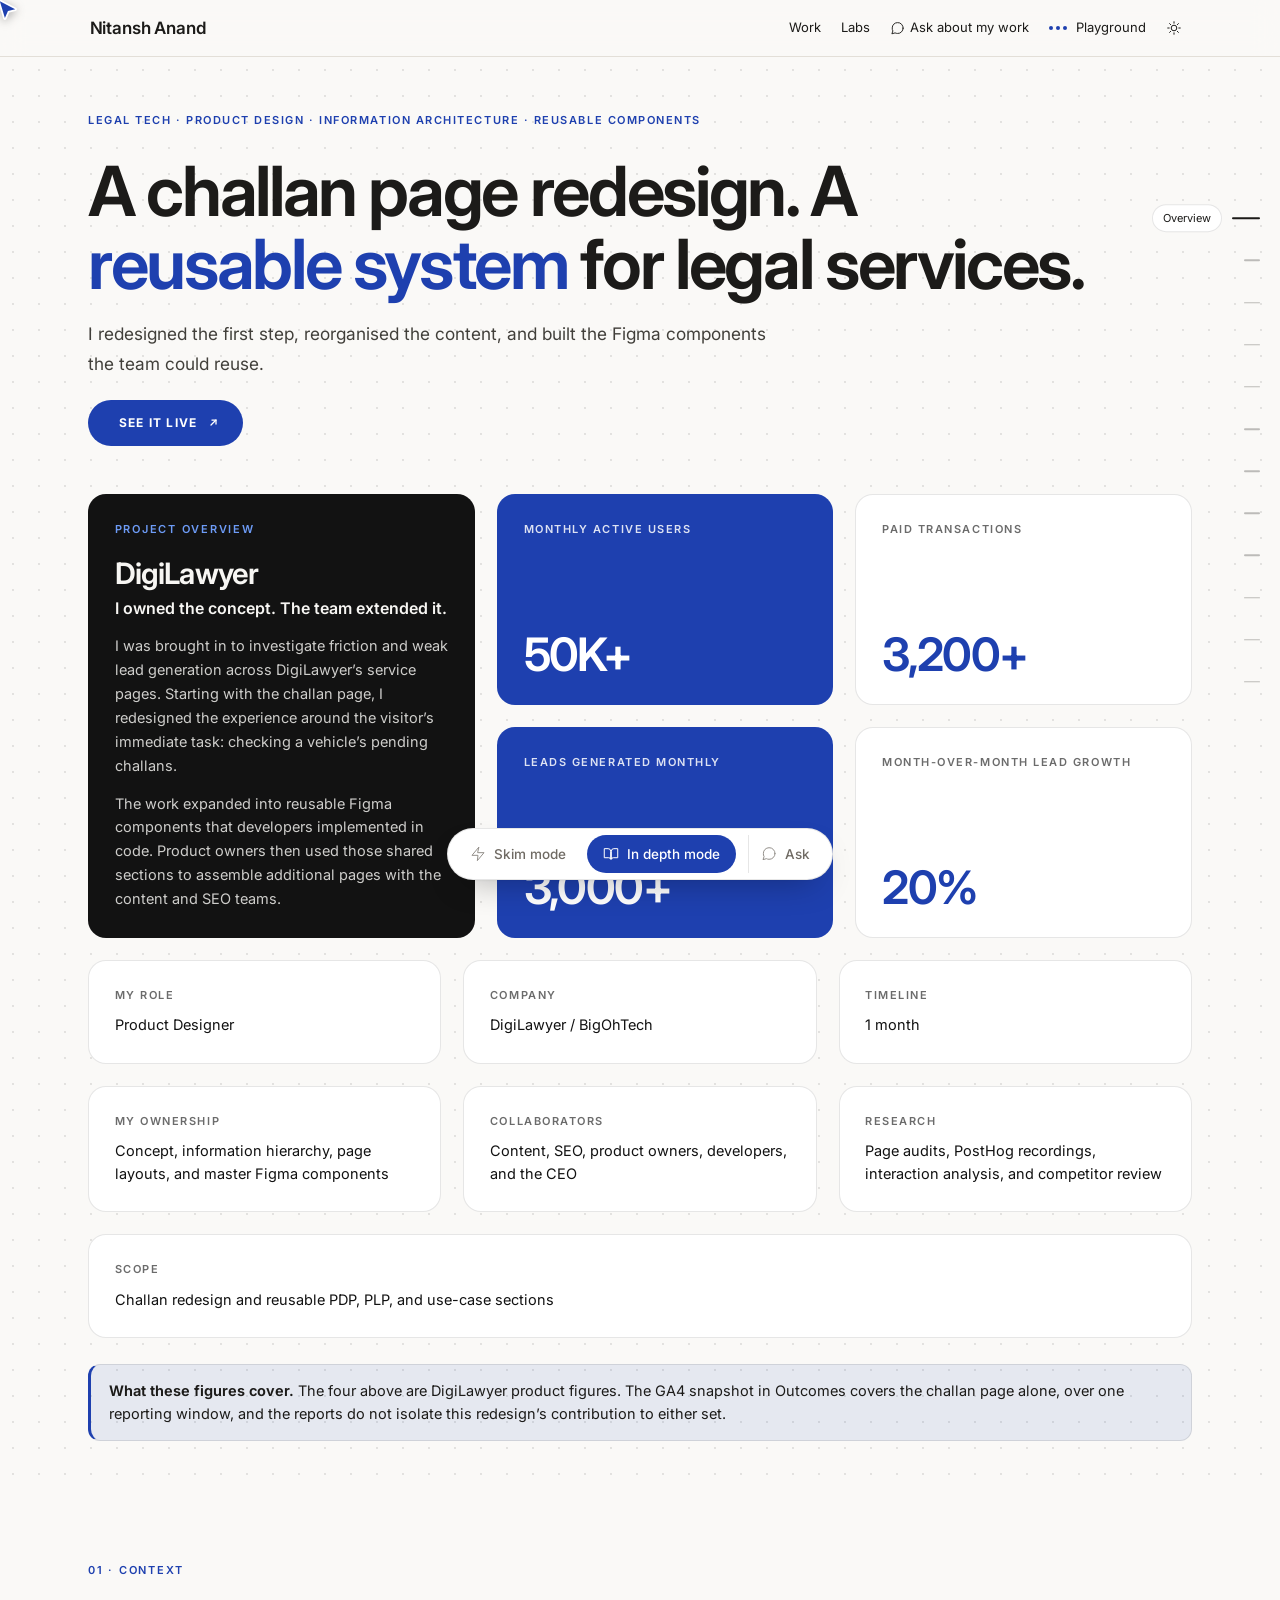
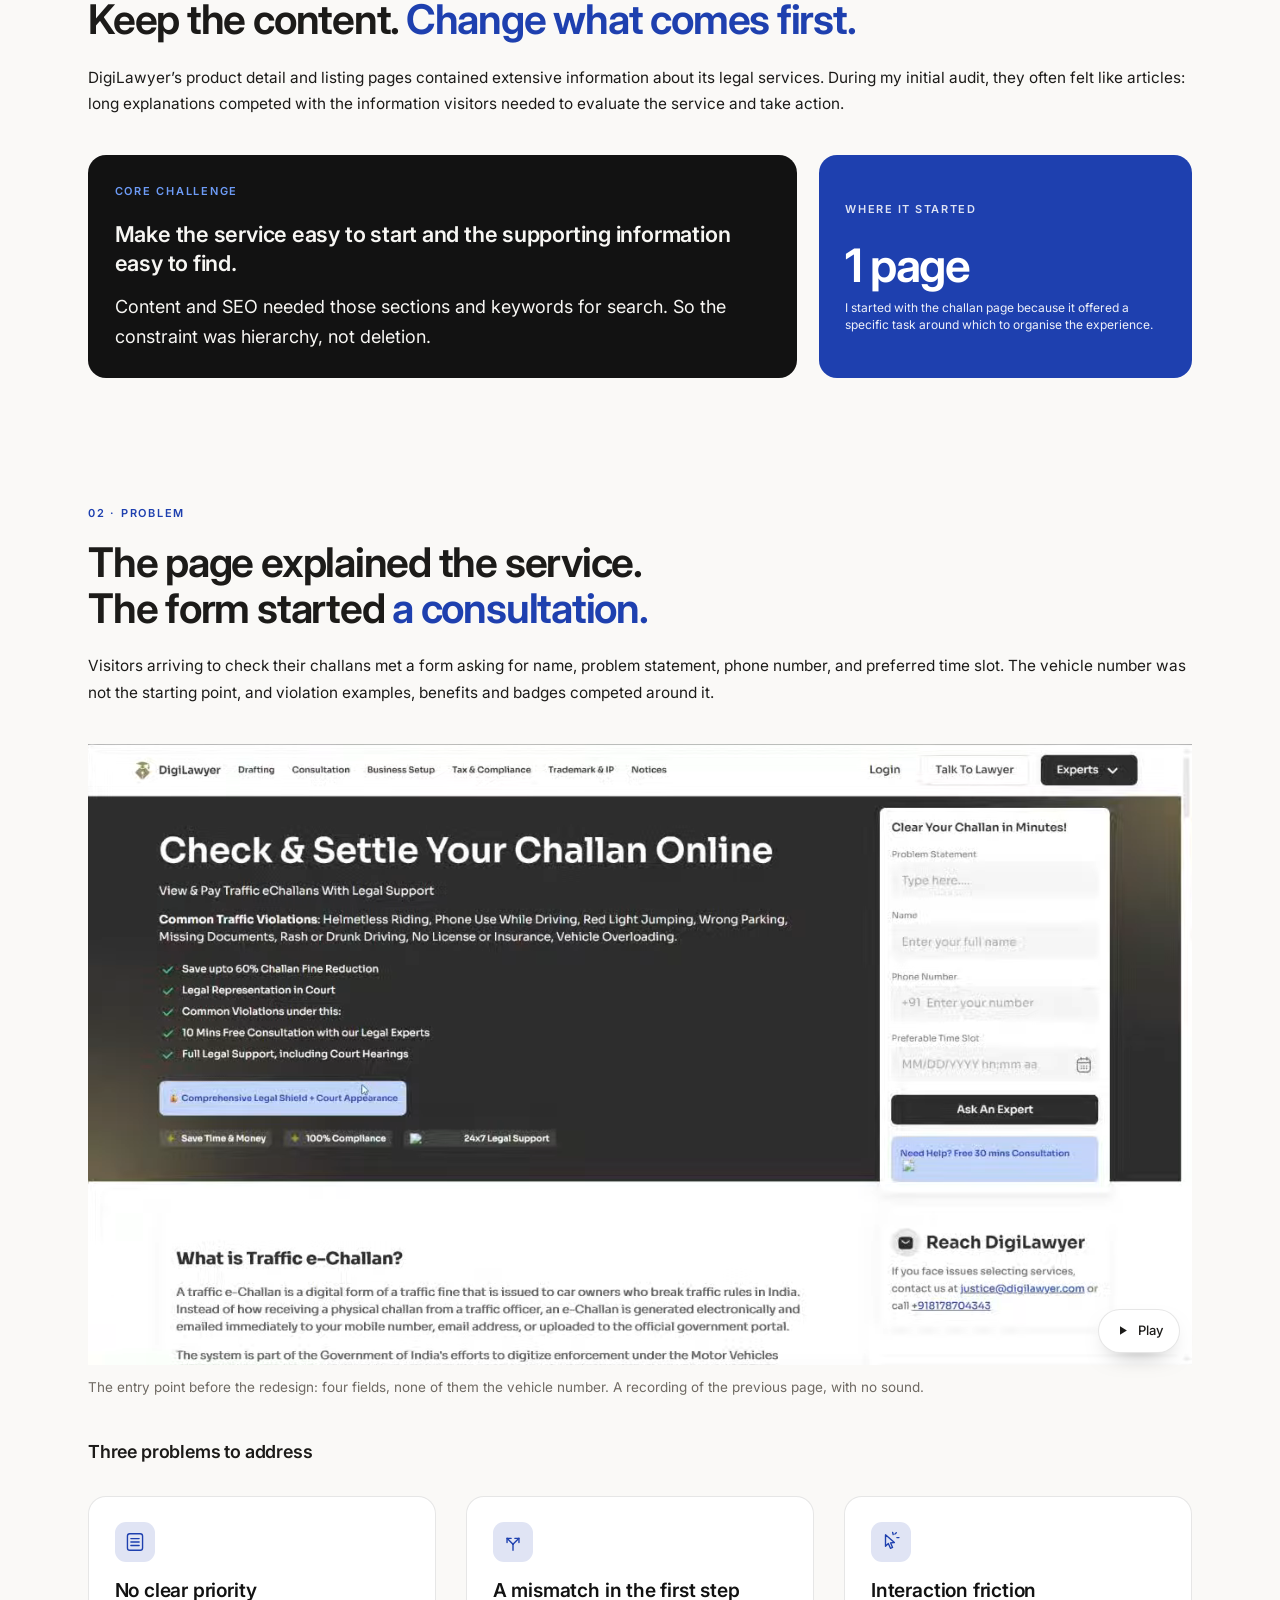
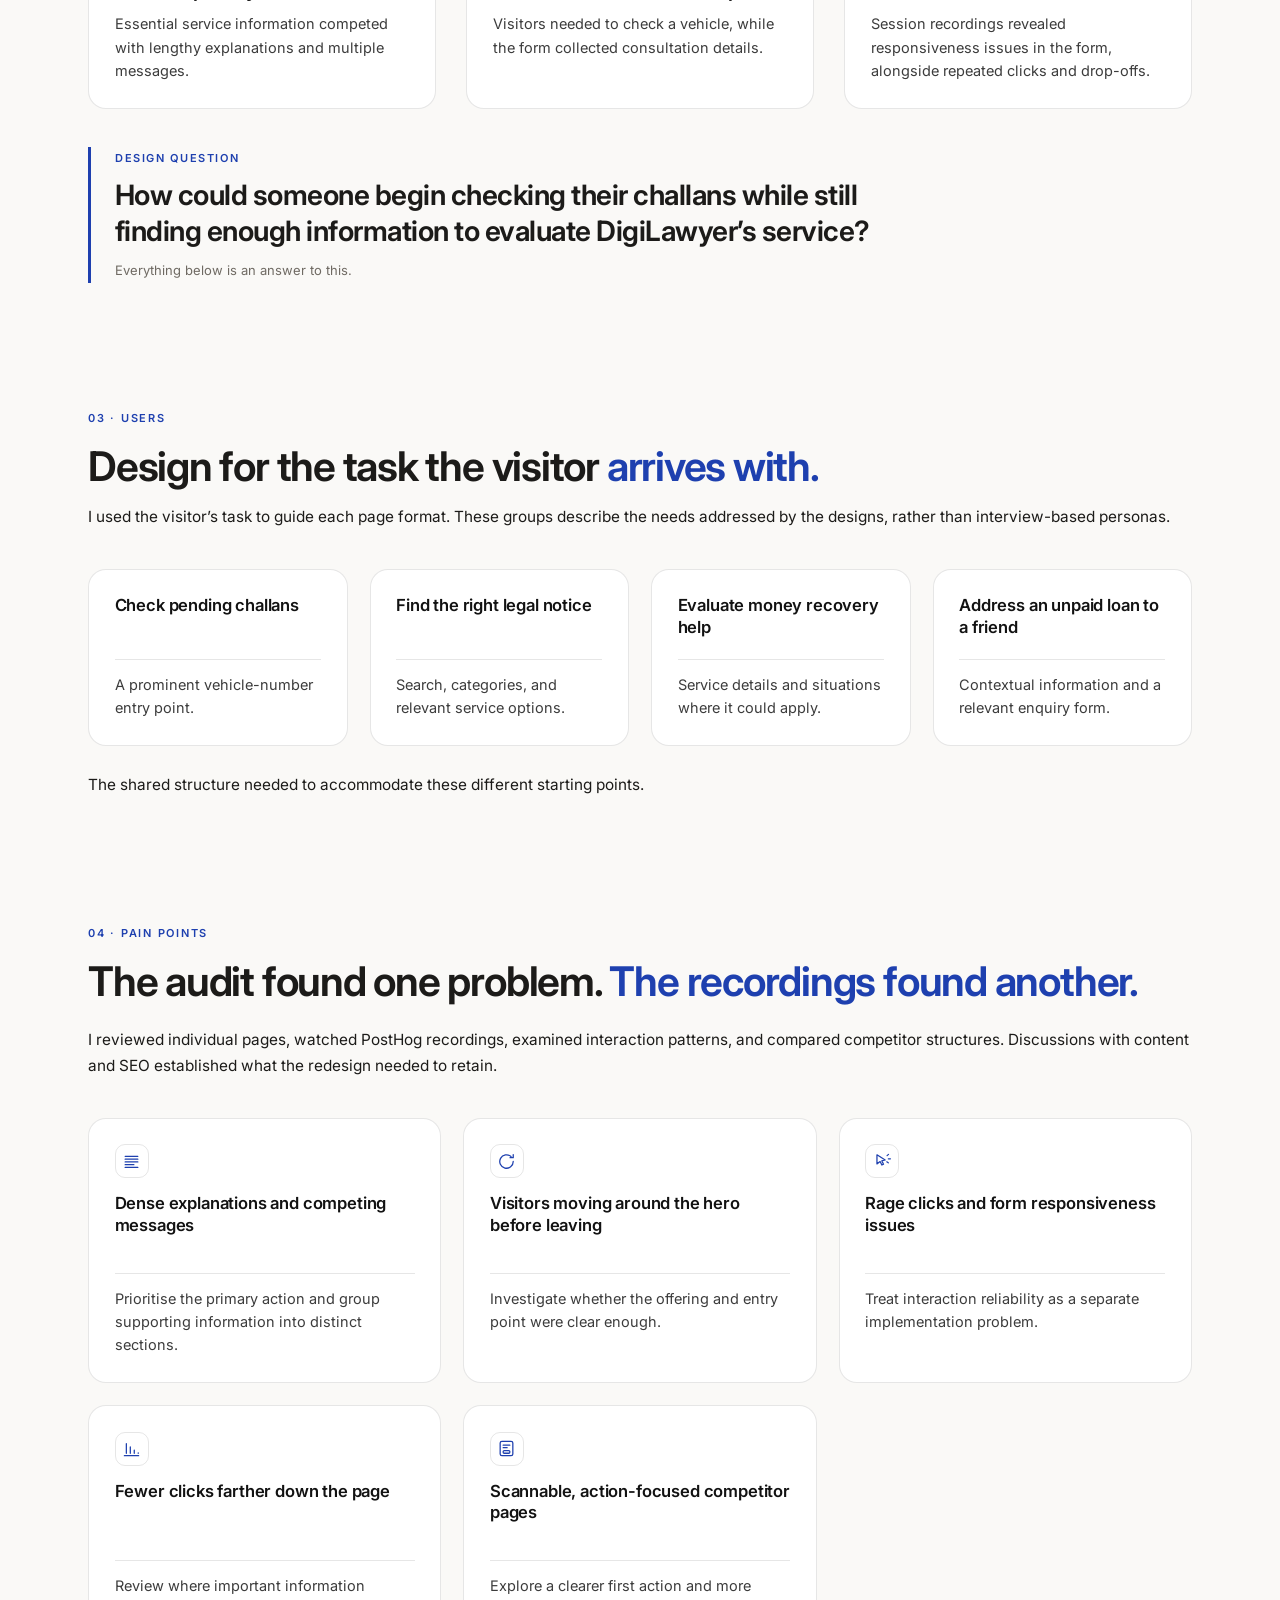
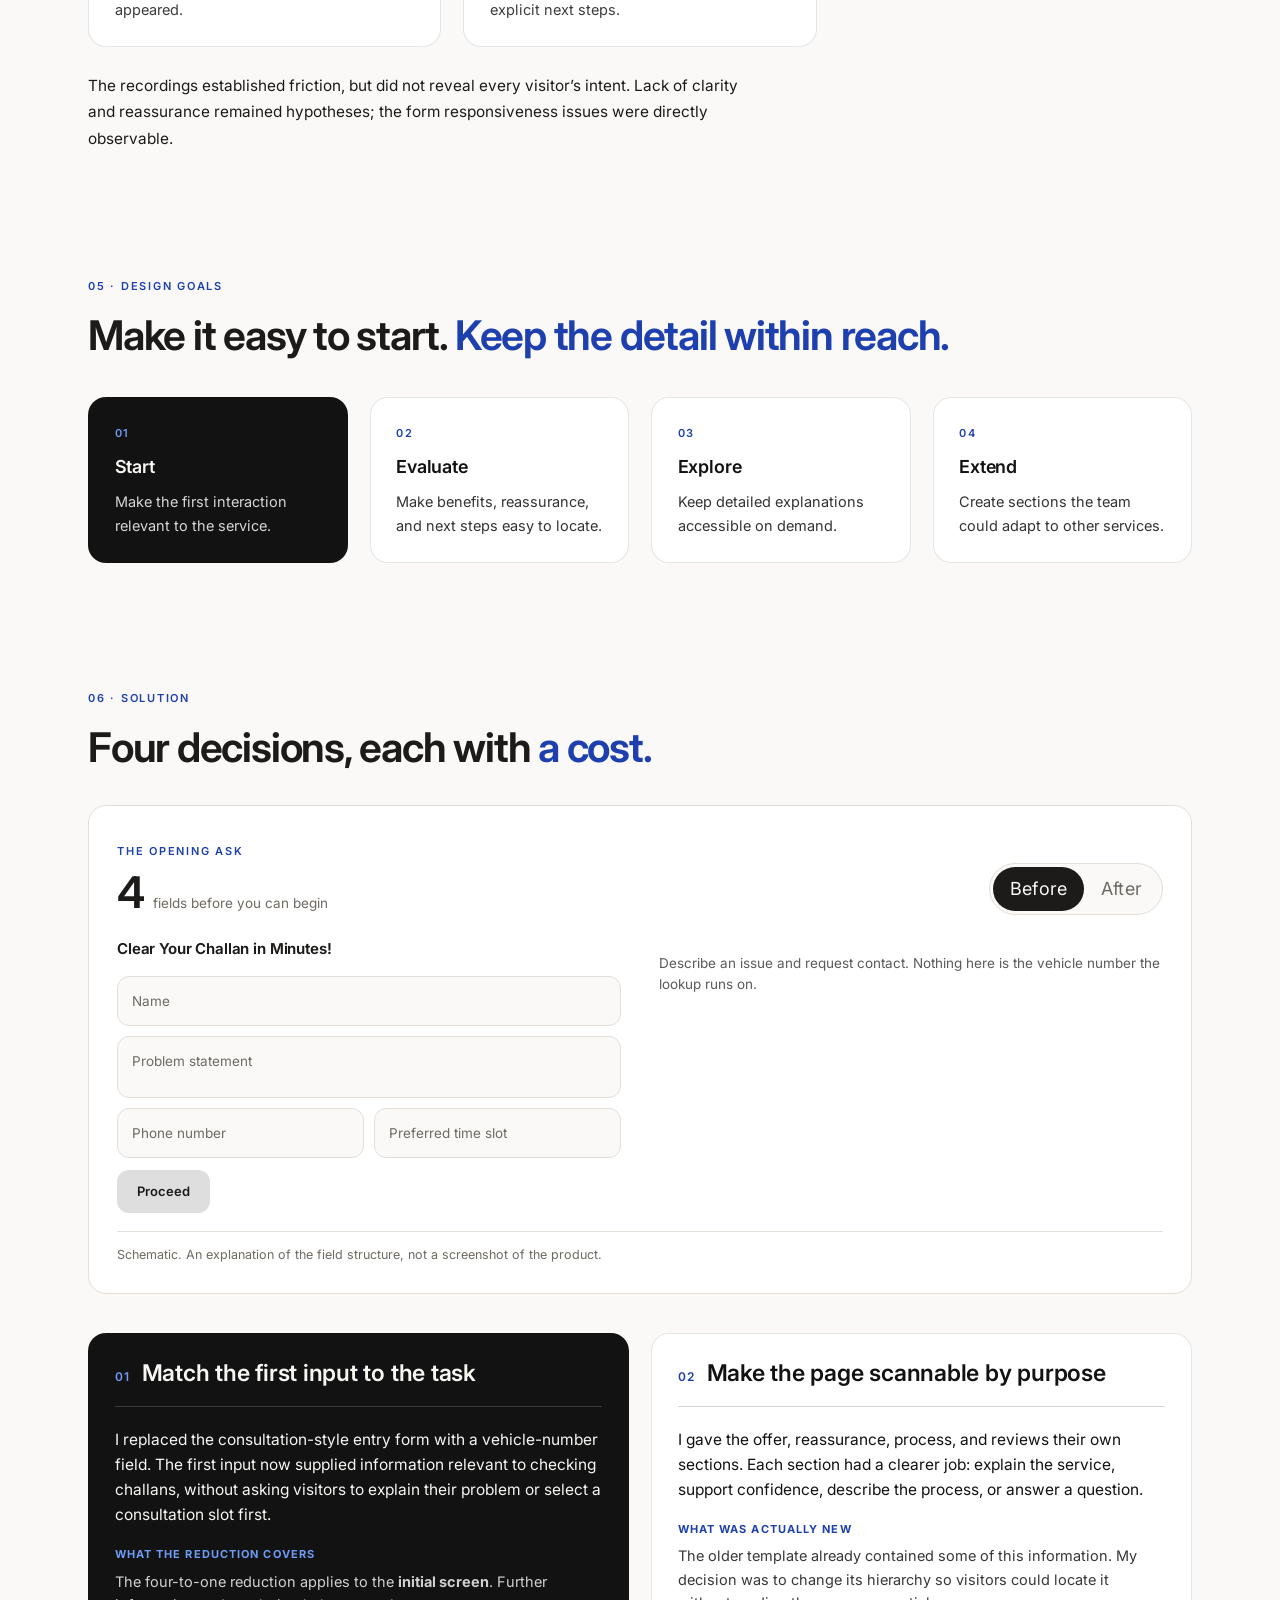
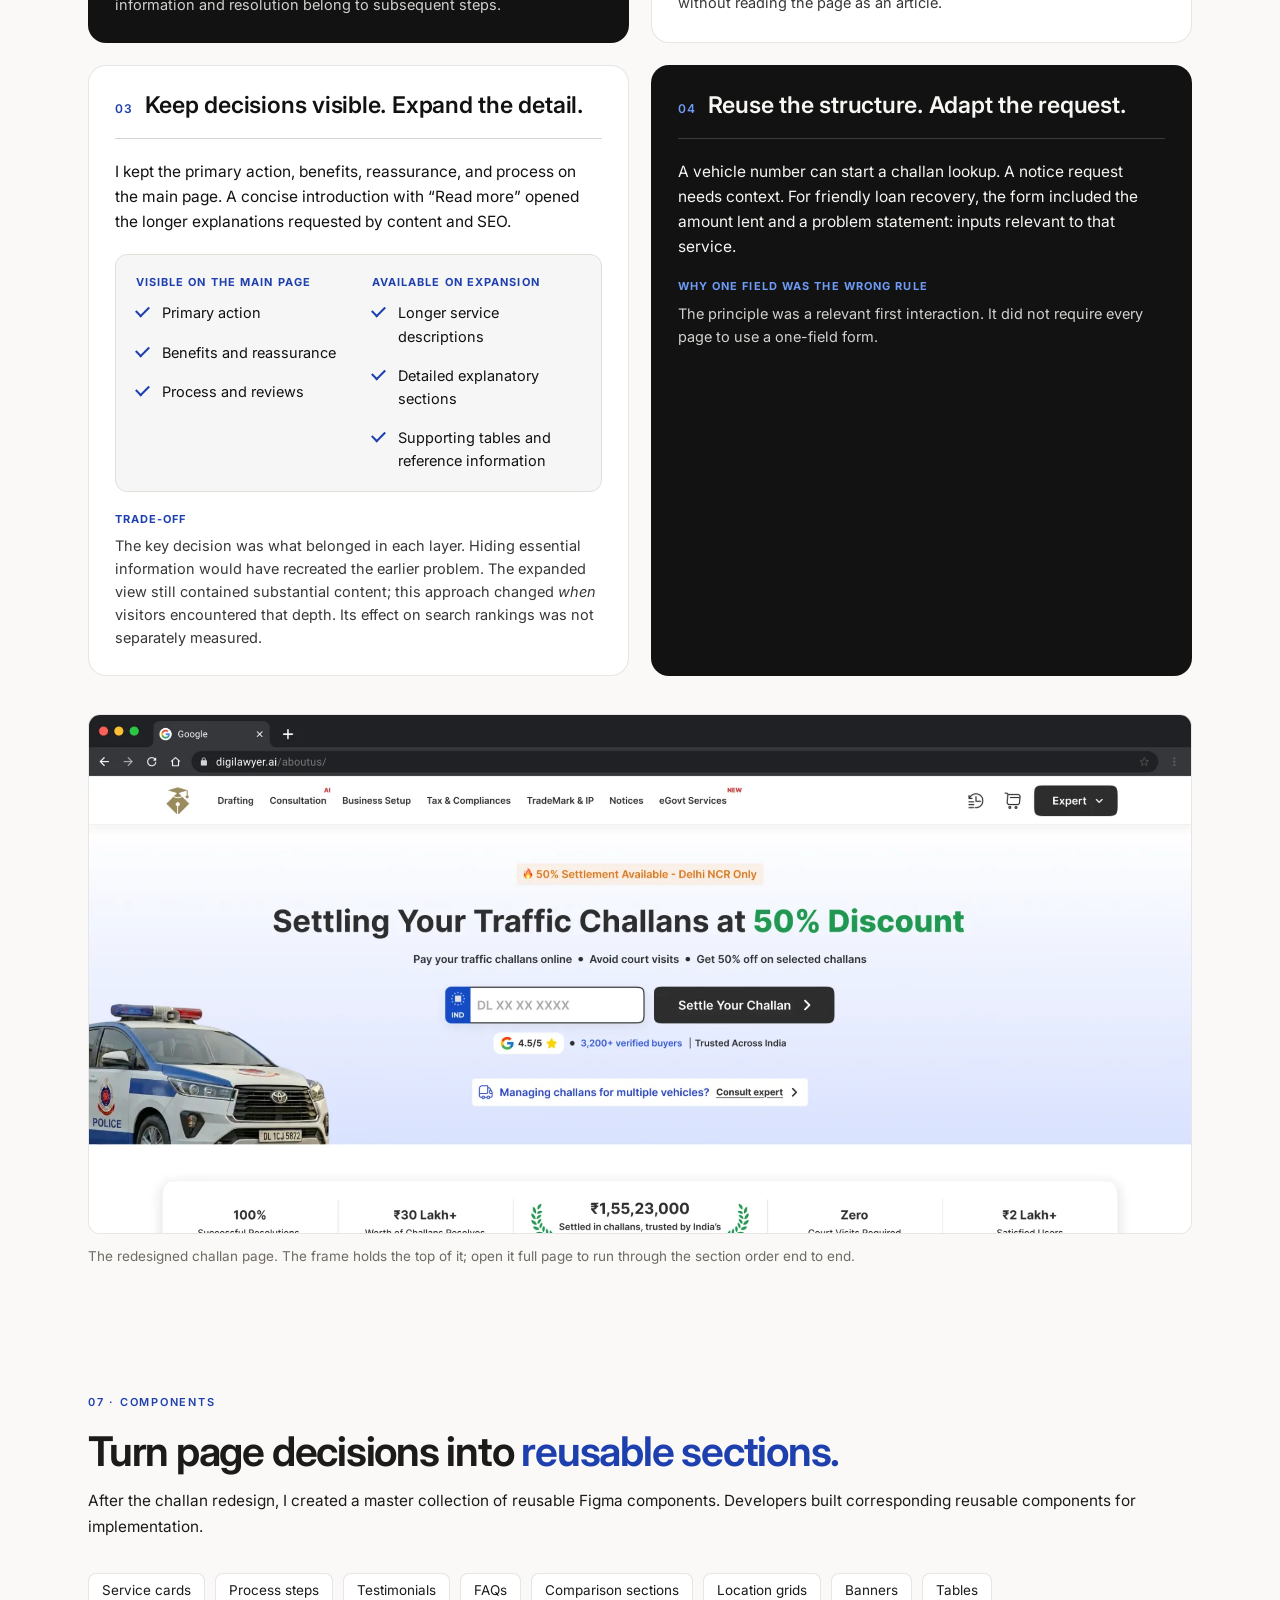
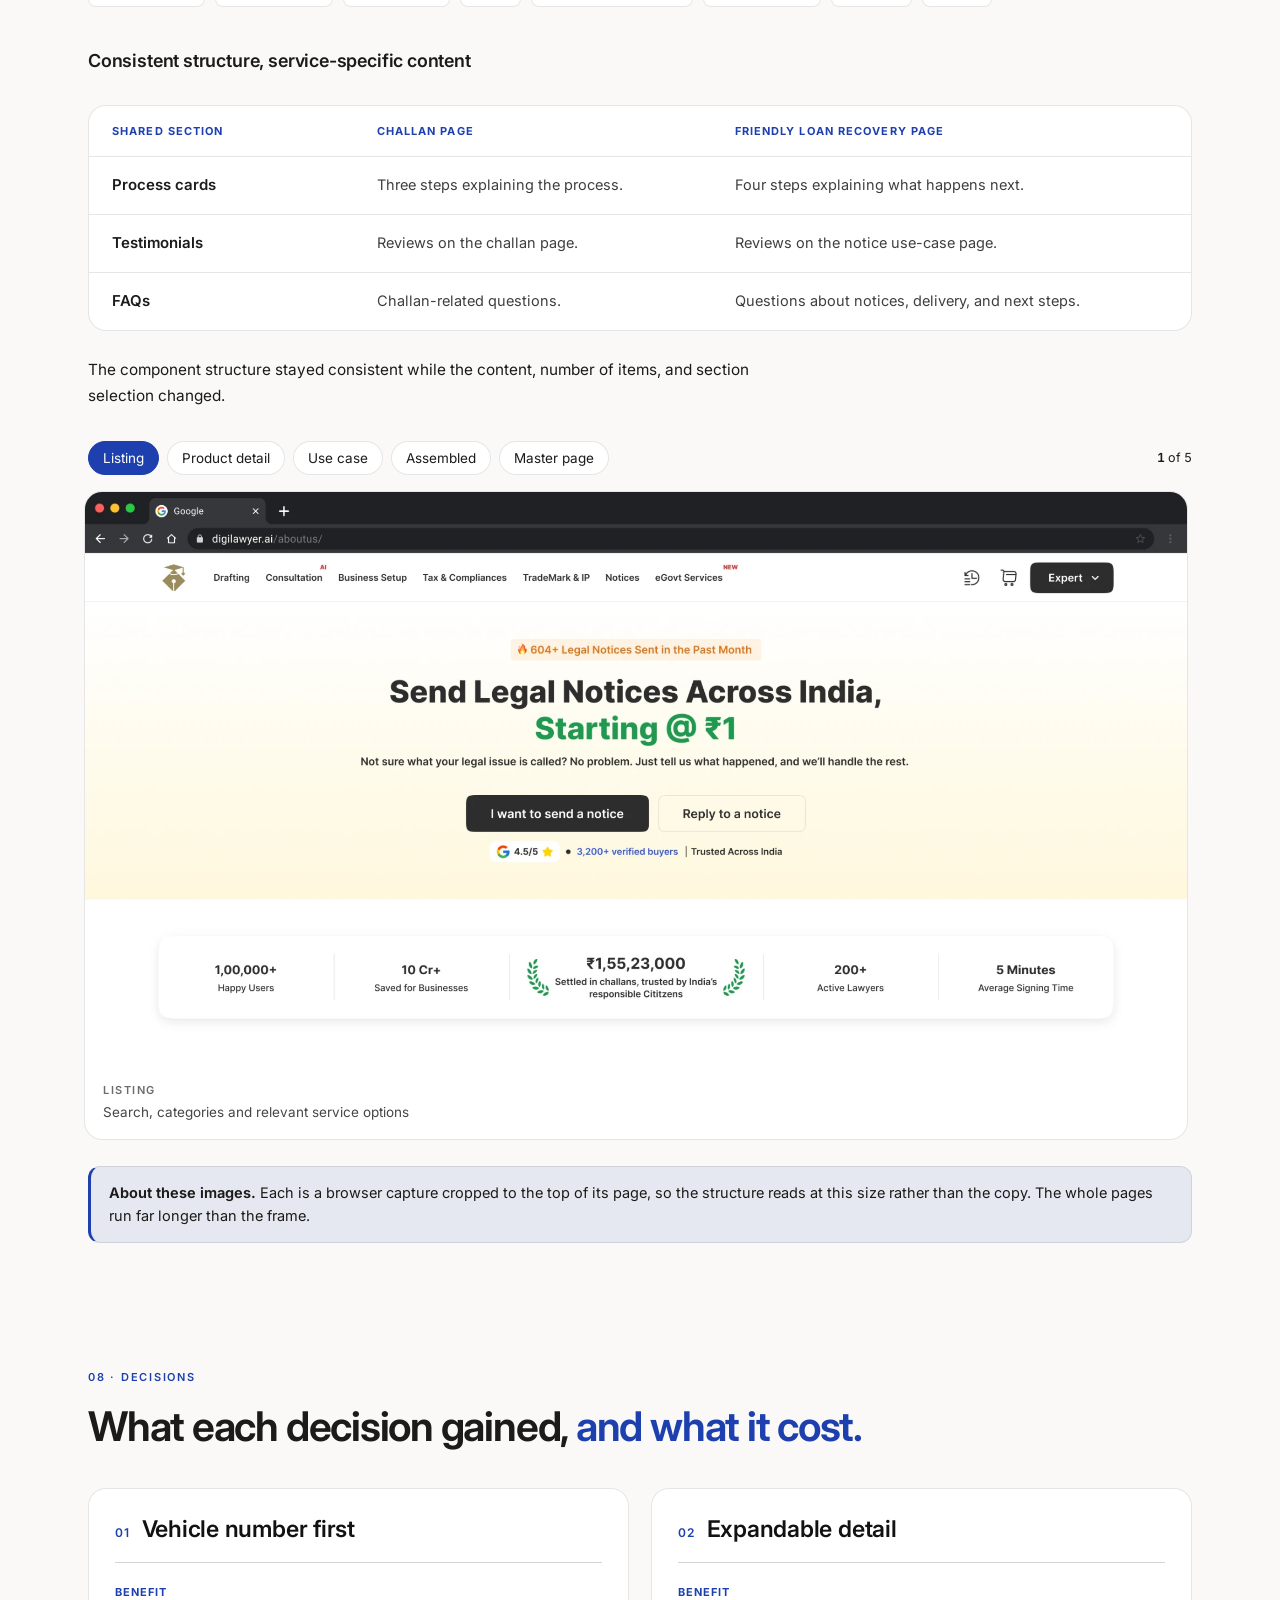
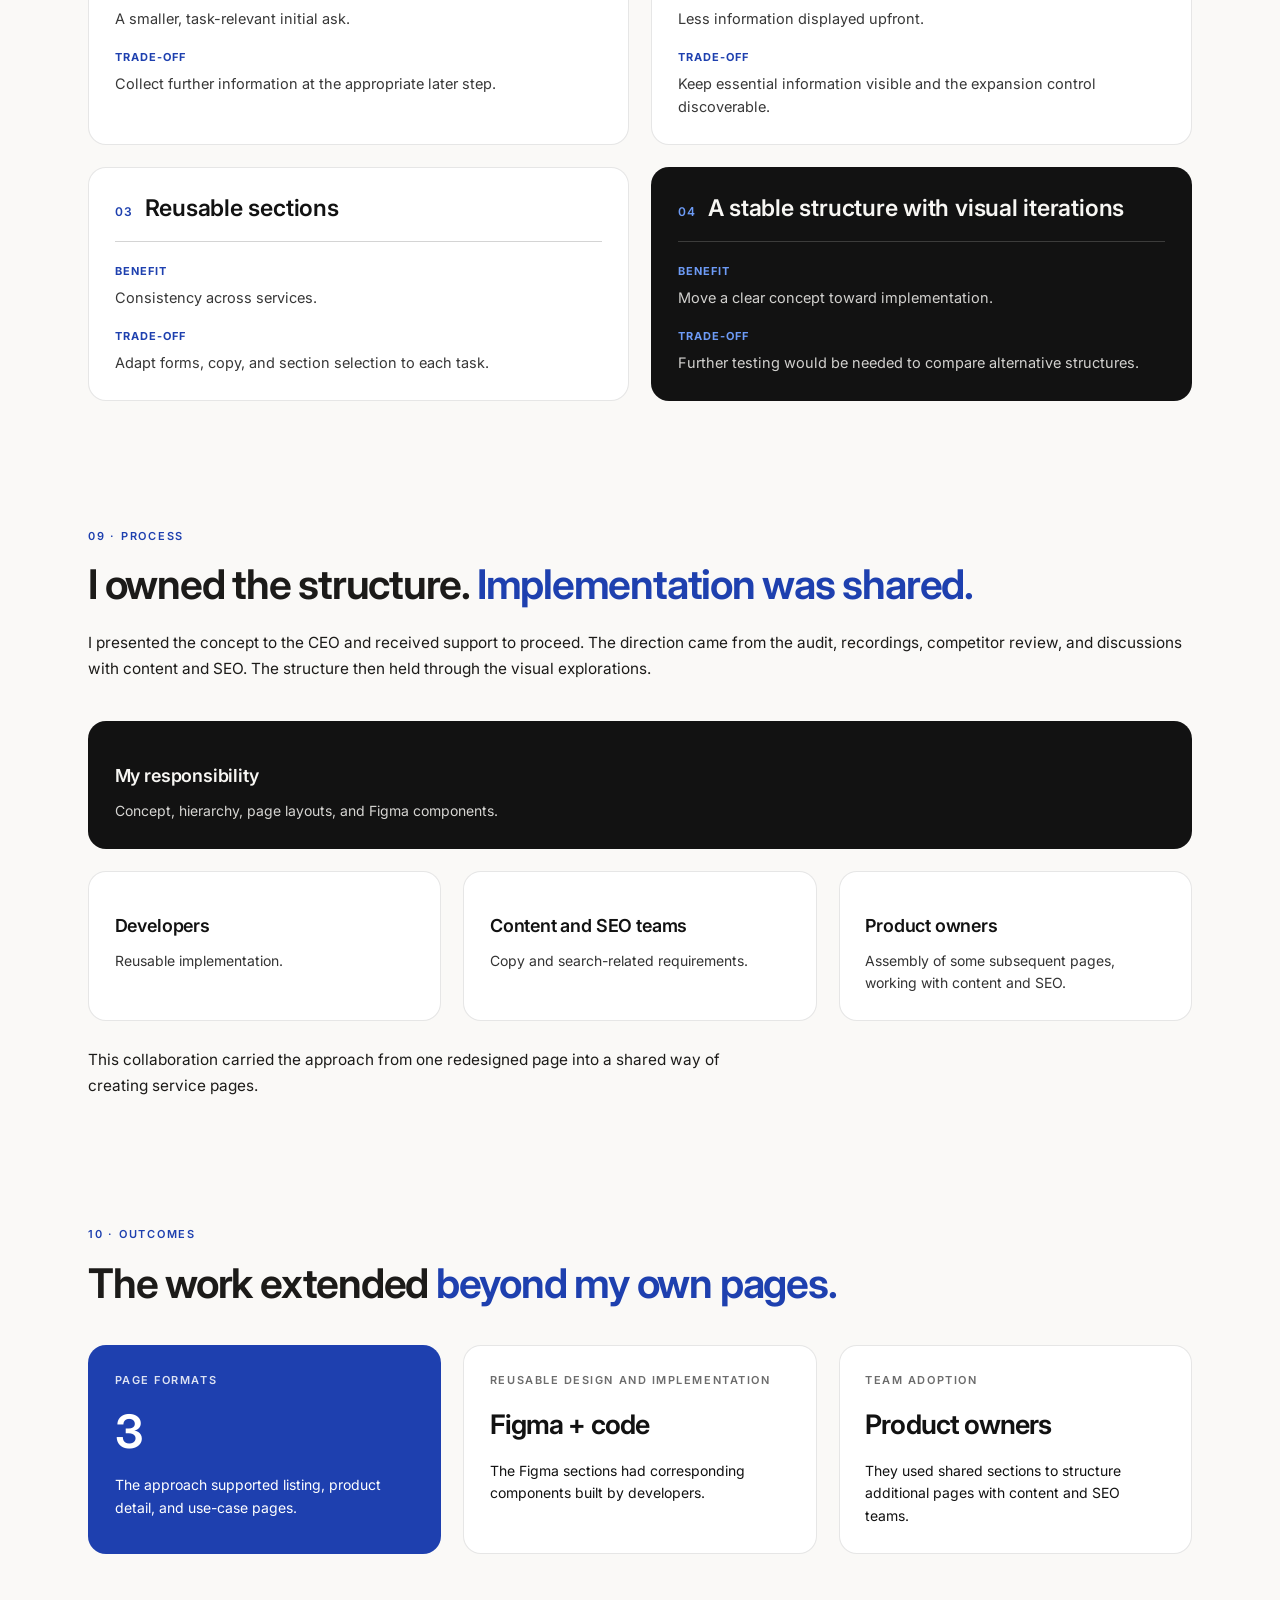
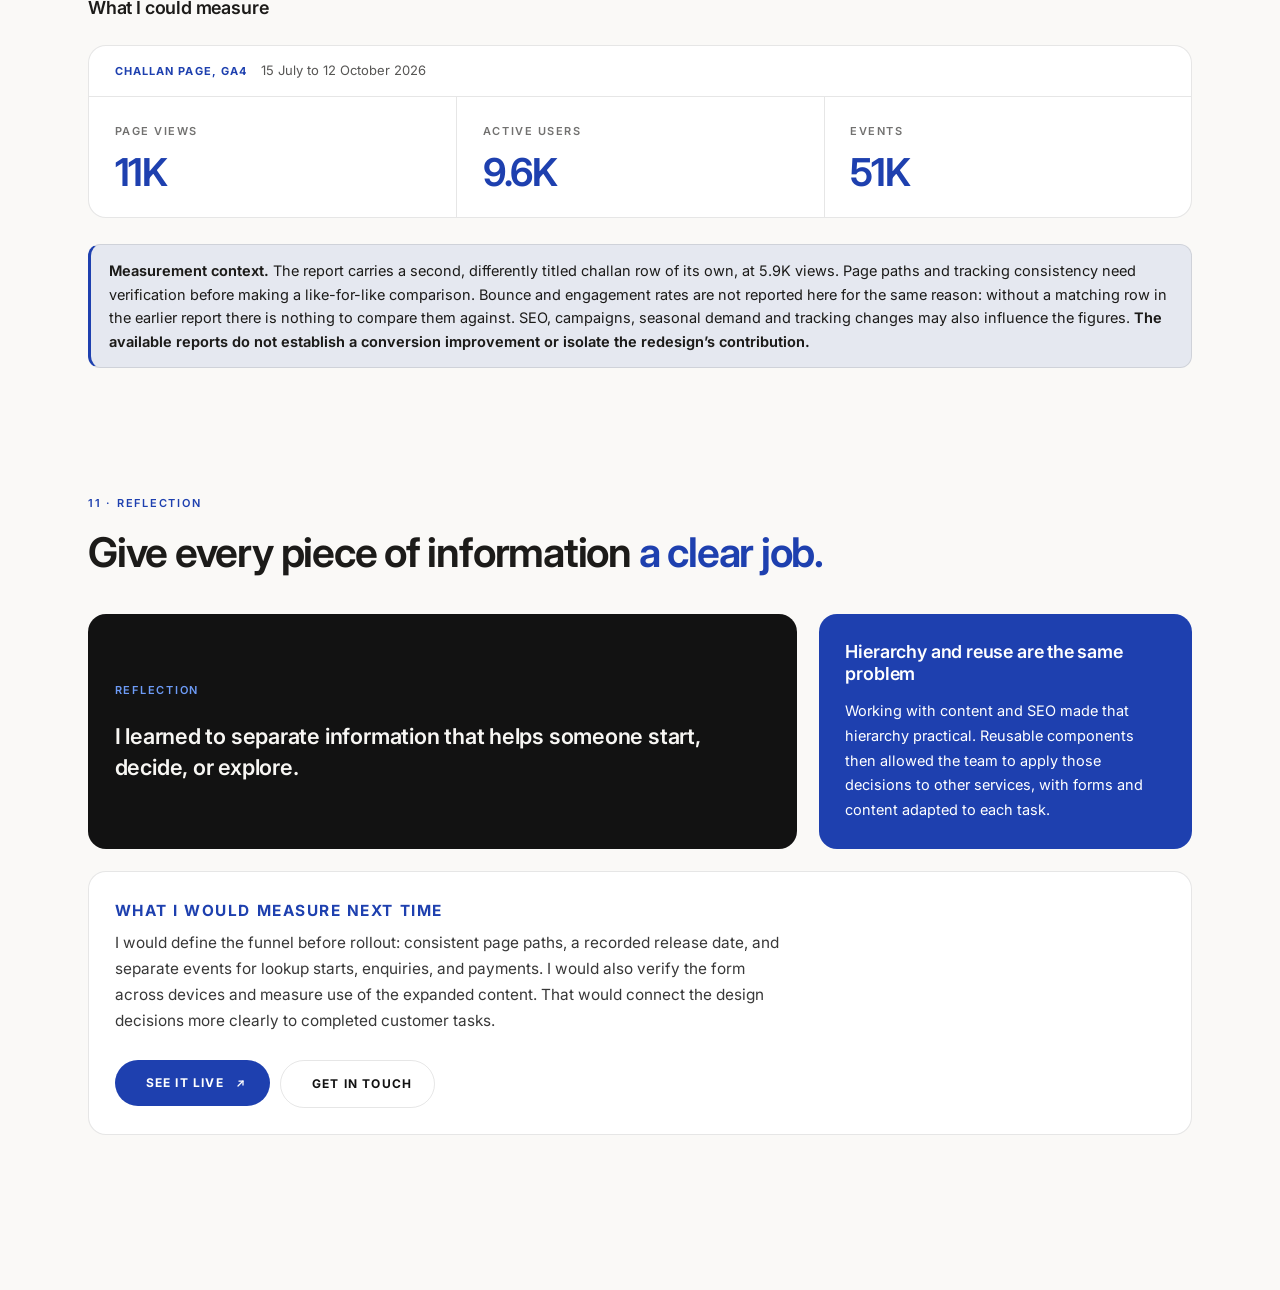
<file: digilawyer.html>
<!doctype html>
<html lang="en">
<head>
<meta charset="utf-8" />
<meta name="viewport" content="width=device-width, initial-scale=1, viewport-fit=cover" />
<title>DigiLawyer, a case study</title>
<meta name="description" content="A challan page redesign and the reusable section system it became: matching the first input to the visitor's task, then turning that structure into Figma and code components three page formats are built from." />
<meta name="color-scheme" content="light dark" />
<link rel="canonical" href="https://nitanshanand.vercel.app/digilawyer.html" />

<!-- Social preview. og:image is intentionally omitted until there are real
     1200x630 cards; a badly cropped one reads worse than a text preview. -->
<meta property="og:type" content="article" />
<meta property="og:url" content="https://nitanshanand.vercel.app/digilawyer.html" />
<meta property="og:title" content="DigiLawyer, a case study" />
<meta property="og:description" content="A challan page redesign and the reusable section system it became: matching the first input to the visitor's task, then turning that structure into Figma and code components three page formats are built from." />
<meta property="og:site_name" content="Nitansh Anand" />
<meta property="og:locale" content="en_US" />
<meta name="twitter:card" content="summary" />
<meta name="twitter:title" content="DigiLawyer, a case study" />
<meta name="twitter:description" content="A challan page redesign and the reusable section system it became: matching the first input to the visitor's task, then turning that structure into Figma and code components three page formats are built from." />
<link rel="preconnect" href="https://fonts.googleapis.com" />
<link rel="preconnect" href="https://fonts.gstatic.com" crossorigin />
<link href="https://fonts.googleapis.com/css2?family=Inter:ital,opsz,wght@0,14..32,100..900;1,14..32,100..900&display=swap" rel="stylesheet" />
<!-- Favicon: the portrait, cropped to the head so it still reads at 32px. -->
<link rel="icon" type="image/png" sizes="32x32" href="assets/favicon-32.png" />
<link rel="icon" type="image/png" sizes="192x192" href="assets/favicon-192.png" />
<link rel="apple-touch-icon" sizes="180x180" href="assets/favicon-180.png" />
<link rel="stylesheet" href="styles.css" />
<link rel="stylesheet" href="case-study.css" />
<script src="analytics.js" defer></script>
<script>
  /* Set theme before first paint so there is no flash. */
  (function () {
    var t = null;
    try { t = localStorage.getItem("theme"); } catch (e) {}
    if (t === "light" || t === "dark") document.documentElement.setAttribute("data-theme", t);
    var dark = t === "dark" || (t !== "light" && window.matchMedia("(prefers-color-scheme: dark)").matches);
    document.documentElement.classList.toggle("theme-dark", dark);
  })();
</script>
</head>
<!-- data-slots="show" reveals the image placeholders. Remove the attribute
     to hide every one that is still unfilled. -->
<body class="case-study">

<a class="skip-link" href="#main">Skip to content</a>

<header class="site-header">
  <div class="gutter">
    <div class="col-wide header-bar">
      <a class="site-signature" href="index.html" aria-label="Nitansh Anand, home">
        <span class="site-signature-mark" aria-hidden="true">Nitansh&nbsp;Anand</span>
        <span class="site-signature-name" aria-hidden="true">
          <span class="site-signature-photo"></span>
          Nitansh Anand
        </span>
      </a>

      <nav class="site-nav" aria-label="Primary">
        <a href="index.html#work">Work</a>
        <a href="index.html#labs">Labs</a>
        <a href="index.html#ask" class="nav-ask">
          <svg viewBox="0 0 24 24" fill="none" aria-hidden="true"><path d="M21 11.5a8.4 8.4 0 0 1-9 8.4 9 9 0 0 1-3.9-.9L3 20.5l1.6-4.6A8.4 8.4 0 0 1 3.6 11 8.4 8.4 0 0 1 12 2.6a8.4 8.4 0 0 1 9 8.9Z" stroke="currentColor" stroke-width="1.5" stroke-linecap="round" stroke-linejoin="round"/></svg>
          <span class="nav-label">Ask about my work</span>
        </a>
        <a href="agent-mode.html" class="agent-mode-link">
          <span class="agent-launcher-mark" aria-hidden="true"><i></i><i></i><i></i></span>
          <span class="nav-label">Playground</span>
        </a>
        <button type="button" class="theme-toggle" aria-label="Switch colour theme" title="Switch colour theme">
          <svg class="icon-sun" viewBox="0 0 24 24" fill="none" aria-hidden="true"><circle cx="12" cy="12" r="4.2" stroke="currentColor" stroke-width="1.5"/><path d="M12 2.6v2.2M12 19.2v2.2M21.4 12h-2.2M4.8 12H2.6M18.6 5.4l-1.6 1.6M7 17l-1.6 1.6M18.6 18.6 17 17M7 7 5.4 5.4" stroke="currentColor" stroke-width="1.5" stroke-linecap="round"/></svg>
          <svg class="icon-moon" viewBox="0 0 24 24" fill="none" aria-hidden="true"><path d="M20.5 14.3A8.6 8.6 0 0 1 9.7 3.5a8.6 8.6 0 1 0 10.8 10.8Z" stroke="currentColor" stroke-width="1.5" stroke-linejoin="round"/></svg>
        </button>
      </nav>
    </div>
  </div>
</header>

<!-- Below 1100px the section rail is gone, so this is the only thing left
     saying how far through an eleven-section article you are. Decorative:
     a screen reader has the headings. -->
<div class="cs-progress" aria-hidden="true"><i id="cs-progress-fill"></i></div>

<main class="cs-page" id="main">

  <!-- ═════════════════════════  HERO  ═════════════════════════ -->
  <section class="cs-hero" id="overview" data-rail="Overview">
    <div class="cs-shell">
      <p class="cs-eyebrow cs-eyebrow--tags"><span>Legal tech &middot; Product design &middot; Information architecture &middot; Reusable components</span></p>

      <h1 class="cs-title">
        A challan page redesign.
        A <mark class="highlight">reusable system</mark> for legal services.
      </h1>

      <p class="cs-lede cs-hero-lede">
        I redesigned the first step, reorganised the content, and built the Figma
        components the team could reuse.
      </p>

      <!-- The closing pair sits 17 screens down, past the point most readers
           stop. The live page is the one thing worth offering before the
           reading rather than after it. "Get in touch" stays at the end,
           where an ask belongs. -->
      <div class="cs-actions cs-hero-actions">
        <a class="cs-cta cs-cta--live" href="https://digilawyer.ai/challan" target="_blank" rel="noopener" data-live-link>
          See it live
          <svg viewBox="0 0 24 24" fill="none" stroke="currentColor" stroke-width="2" stroke-linecap="round" stroke-linejoin="round" aria-hidden="true"><path d="M8 16 16 8"/><path d="M9.5 8H16v6.5"/></svg>
        </a>
      </div>

      <div class="cs-hero-grid">
        <article class="cs-card cs-card--ink cs-overview">
          <p class="cs-eyebrow"><span>Project overview</span></p>
          <h2 class="cs-overview-name">DigiLawyer</h2>
          <p class="cs-overview-sub">I owned the concept. The team extended it.</p>
          <p class="cs-overview-body">
            I was brought in to investigate friction and weak lead generation across
            DigiLawyer&rsquo;s service pages. Starting with the challan page, I redesigned
            the experience around the visitor&rsquo;s immediate task: checking a
            vehicle&rsquo;s pending challans.
          </p>
          <p class="cs-overview-body">
            The work expanded into reusable Figma components that developers implemented
            in code. Product owners then used those shared sections to assemble
            additional pages with the content and SEO teams.
          </p>
        </article>

        <article class="cs-card cs-card--accent cs-metric">
          <p class="cs-metric-label">Monthly active users</p>
          <p class="cs-metric-value">50K+</p>
        </article>

        <article class="cs-card cs-card--paper cs-metric">
          <p class="cs-metric-label">Paid transactions</p>
          <p class="cs-metric-value cs-metric-value--accent">3,200+</p>
        </article>

        <article class="cs-card cs-card--accent cs-metric">
          <p class="cs-metric-label">Leads generated monthly</p>
          <p class="cs-metric-value">3,000+</p>
        </article>

        <article class="cs-card cs-card--paper cs-metric">
          <p class="cs-metric-label">Month-over-month lead growth</p>
          <p class="cs-metric-value cs-metric-value--accent">20%</p>
        </article>
      </div>

      <div class="cs-meta-grid">
        <div class="cs-card cs-card--paper cs-meta"><p class="cs-meta-label">My role</p><p>Product Designer</p></div>
        <div class="cs-card cs-card--paper cs-meta"><p class="cs-meta-label">Company</p><p>DigiLawyer / BigOhTech</p></div>
        <div class="cs-card cs-card--paper cs-meta"><p class="cs-meta-label">Timeline</p><p>1 month</p></div>
        <div class="cs-card cs-card--paper cs-meta"><p class="cs-meta-label">My ownership</p><p>Concept, information hierarchy, page layouts, and master Figma components</p></div>
        <div class="cs-card cs-card--paper cs-meta"><p class="cs-meta-label">Collaborators</p><p>Content, SEO, product owners, developers, and the CEO</p></div>
        <div class="cs-card cs-card--paper cs-meta"><p class="cs-meta-label">Research</p><p>Page audits, PostHog recordings, interaction analysis, and competitor review</p></div>
        <div class="cs-card cs-card--paper cs-meta"><p class="cs-meta-label">Scope</p><p>Challan redesign and reusable PDP, PLP, and use-case sections</p></div>
      </div>

      <p class="cs-body cs-draft-note">
        <strong>What these figures cover.</strong> The four above are DigiLawyer
        product figures. The GA4 snapshot in Outcomes covers the challan page alone,
        over one reporting window, and the reports do not isolate this
        redesign&rsquo;s contribution to either set.
      </p>
    </div>
  </section>


  <!-- Filled by digilawyer.js from the sections' own data-rail labels. -->

  <!-- ═════════════════════  01 · PROJECT CONTEXT  ═════════════════════ -->
  <section class="cs-section" id="context" data-rail="Context">
    <div class="cs-shell">
      <p class="cs-eyebrow"><span>01 &middot; Context</span></p>
      <h2 class="cs-h2">Keep the content. <mark class="highlight">Change what comes first.</mark></h2>

      <p class="cs-lede">
        DigiLawyer&rsquo;s product detail and listing pages contained extensive
        information about its legal services. During my initial audit, they often felt
        like articles: long explanations competed with the information visitors needed to
        evaluate the service and take action.
      </p>

      <div class="cs-context-grid">
        <article class="cs-card cs-card--ink cs-context cs-challenge">
          <p class="cs-eyebrow"><span>Core challenge</span></p>
          <p class="cs-challenge-text">
            Make the service easy to start and the supporting information easy to find.
          </p>
          <p>
            Content and SEO needed those sections and keywords for search. So the
            constraint was hierarchy, not deletion.
          </p>
        </article>

        <article class="cs-card cs-card--accent cs-consolidation">
          <p class="cs-meta-label">Where it started</p>
          <p class="cs-metric-value">1 page</p>
          <p class="cs-consolidation-caption">
            I started with the challan page because it offered a specific task around
            which to organise the experience.
          </p>
        </article>
      </div>

      <figure class="cs-slot" data-slot>
        <div class="cs-slot-frame">
          <span class="cs-slot-icon" aria-hidden="true"><svg viewBox="0 0 24 24" fill="none" stroke="currentColor" stroke-width="1.5" stroke-linecap="round" stroke-linejoin="round" aria-hidden="true"><rect x="3" y="4.5" width="18" height="15" rx="2.5"/><circle cx="8.6" cy="9.8" r="1.6"/><path d="M3 16.2l4.8-4.2a2 2 0 0 1 2.7 0L15 16m2-3.2a2 2 0 0 1 2.6.1L21 14.2"/></svg></span>
          <p class="cs-slot-tag">Placeholder</p>
          <p class="cs-slot-what">The old service page at full length</p>
          <p class="cs-slot-how">A long scroll capture showing how much explanation ran before the first action. This is the evidence for the word &ldquo;articles&rdquo; above.</p>
        </div>
        <figcaption>The page as it was: explanation first, action somewhere below the fold.</figcaption>
      </figure>
    </div>
  </section>

  <!-- ═════════════════════════  02 · PROBLEM  ═════════════════════════ -->
  <section class="cs-section" id="problem" data-rail="Problem">
    <div class="cs-shell">
      <p class="cs-eyebrow"><span>02 &middot; Problem</span></p>
      <h2 class="cs-h2">The page explained the service. The form started <mark class="highlight">a consultation.</mark></h2>

      <p class="cs-lede">
        Visitors arriving to check their challans met a form asking for name, problem
        statement, phone number, and preferred time slot. The vehicle number was not the
        starting point, and violation examples, benefits and badges competed around it.
      </p>

      <!-- A recording, not a still: the point is what the old page did as you
           moved through it. No audio track at all, so nothing to unmute. The
           poster is its first frame, which is the same view the still showed,
           so a browser that cannot decode WebM still gets the picture. -->
      <figure class="cs-shot cs-shot--wide cs-shot--video">
        <div class="cs-video-frame">
        <video
          id="old-page-video"
          class="cs-video"
          poster="assets/digilawyer/old-page-poster.webp"
          width="1280" height="720"
          muted loop playsinline preload="none"
          aria-label="A walkthrough of the previous DigiLawyer challan page. A four-field enquiry form asks for name, problem statement, phone number and preferred time slot, with a Proceed button, and the page scrolls through violation examples, benefits and badges.">
          <source src="assets/digilawyer/old-page.webm" type="video/webm" />
        </video>
        <button type="button" class="cs-video-btn" data-video="old-page-video" aria-pressed="false">
          <svg class="cs-video-play" viewBox="0 0 24 24" fill="currentColor" aria-hidden="true"><path d="M8 5.2v13.6L19 12z"/></svg>
          <svg class="cs-video-pause" viewBox="0 0 24 24" fill="currentColor" aria-hidden="true"><path d="M7 5h3.2v14H7zM13.8 5H17v14h-3.2z"/></svg>
          <span class="cs-video-label">Play</span>
        </button>
        </div>
        <figcaption>
          The entry point before the redesign: four fields, none of them the vehicle
          number. A recording of the previous page, with no sound.
        </figcaption>
      </figure>

      <h3 class="cs-h3 cs-subhead">Three problems to address</h3>

      <div class="cs-problem-grid">
        <article class="cs-card cs-card--paper cs-problem">
          <span class="cs-problem-icon" aria-hidden="true"><svg viewBox="0 0 24 24" fill="none" stroke="currentColor" stroke-width="1.5" stroke-linecap="round" stroke-linejoin="round"><rect x="3.75" y="3" width="16.5" height="18" rx="2.5"></rect><path d="M7.5 8.25h9M7.5 12h9M7.5 15.75h9"></path></svg></span>
          <h3 class="cs-problem-title">No clear priority</h3>
          <p class="cs-problem-text">Essential service information competed with lengthy explanations and multiple messages.</p>
        </article>

        <article class="cs-card cs-card--paper cs-problem">
          <span class="cs-problem-icon" aria-hidden="true"><svg viewBox="0 0 24 24" fill="none" stroke="currentColor" stroke-width="1.5" stroke-linecap="round" stroke-linejoin="round"><path d="M12 21v-6.5"></path><path d="M12 14.5 5.5 8"></path><path d="M12 14.5 18.5 8"></path><path d="M5.5 12.5V8h4.5"></path><path d="M18.5 12.5V8h-4.5"></path></svg></span>
          <h3 class="cs-problem-title">A mismatch in the first step</h3>
          <p class="cs-problem-text">Visitors needed to check a vehicle, while the form collected consultation details.</p>
        </article>

        <article class="cs-card cs-card--paper cs-problem">
          <span class="cs-problem-icon" aria-hidden="true"><svg viewBox="0 0 24 24" fill="none" stroke="currentColor" stroke-width="1.5" stroke-linecap="round" stroke-linejoin="round"><path d="M6 4.2v12.4l3.1-2.9 2.3 5.2 2.3-1-2.2-5 4.2-.4z"></path><path d="M16.2 3.4 17.8 1.8M18.4 7.2h2.3M13.8 1.6l.6 2.2"></path></svg></span>
          <h3 class="cs-problem-title">Interaction friction</h3>
          <p class="cs-problem-text">Session recordings revealed responsiveness issues in the form, alongside repeated clicks and drop-offs.</p>
        </article>
      </div>

      <aside class="dl-question">
        <div class="dl-question-body">
          <p class="dl-question-label">Design question</p>
          <p class="dl-question-text">
            How could someone begin checking their challans while still finding enough
            information to evaluate DigiLawyer&rsquo;s service?
          </p>
          <p class="dl-question-note">Everything below is an answer to this.</p>
        </div>
      </aside>
    </div>
  </section>

  <!-- ══════════════════════════  03 · USERS  ══════════════════════════ -->
  <section class="cs-section" id="users" data-rail="Users">
    <div class="cs-shell">
      <p class="cs-eyebrow"><span>03 &middot; Users</span></p>
      <h2 class="cs-h2">Design for the task the visitor <mark class="highlight">arrives with.</mark></h2>
      <p class="cs-lede cs-lede--tight">
        I used the visitor&rsquo;s task to guide each page format. These groups describe
        the needs addressed by the designs, rather than interview-based personas.
      </p>

      <div class="cs-users">
        <article class="cs-card cs-card--paper cs-user">
          <h3 class="cs-user-task">Check pending challans</h3>
          <span class="cs-split" aria-hidden="true"></span>
          <p class="cs-answer">
            <span class="cs-sr">What the page needed to provide: </span>A prominent vehicle-number entry point.
          </p>
        </article>
        <article class="cs-card cs-card--paper cs-user">
          <h3 class="cs-user-task">Find the right legal notice</h3>
          <span class="cs-split" aria-hidden="true"></span>
          <p class="cs-answer">
            <span class="cs-sr">What the page needed to provide: </span>Search, categories, and relevant service options.
          </p>
        </article>
        <article class="cs-card cs-card--paper cs-user">
          <h3 class="cs-user-task">Evaluate money recovery help</h3>
          <span class="cs-split" aria-hidden="true"></span>
          <p class="cs-answer">
            <span class="cs-sr">What the page needed to provide: </span>Service details and situations where it could apply.
          </p>
        </article>
        <article class="cs-card cs-card--paper cs-user">
          <h3 class="cs-user-task">Address an unpaid loan to a friend</h3>
          <span class="cs-split" aria-hidden="true"></span>
          <p class="cs-answer">
            <span class="cs-sr">What the page needed to provide: </span>Contextual information and a relevant enquiry form.
          </p>
        </article>
      </div>

      <p class="cs-body">
        The shared structure needed to accommodate these different starting points.
      </p>
    </div>
  </section>

  <!-- ════════════════════════  04 · PAIN POINTS  ════════════════════════ -->
  <section class="cs-section" id="pain" data-rail="Pain points">
    <div class="cs-shell">
      <p class="cs-eyebrow"><span>04 &middot; Pain points</span></p>
      <h2 class="cs-h2">The audit found one problem. <mark class="highlight">The recordings found another.</mark></h2>

      <p class="cs-lede">
        I reviewed individual pages, watched PostHog recordings, examined interaction
        patterns, and compared competitor structures. Discussions with content and SEO
        established what the redesign needed to retain.
      </p>

      <div class="cs-pain-grid">
        <article class="cs-card cs-card--paper cs-pain">
          <span class="cs-pain-icon" aria-hidden="true"><svg viewBox="0 0 24 24" fill="none" stroke="currentColor" stroke-width="1.6" stroke-linecap="round" stroke-linejoin="round" aria-hidden="true"><path d="M4 5.5h16M4 9h16M4 12.5h16M4 16h11M4 19.5h16"/></svg></span>
          <h3 class="cs-pain-finding">Dense explanations and competing messages</h3>
          <span class="cs-split" aria-hidden="true"></span>
          <p class="cs-answer">
            <span class="cs-sr">How it shaped my decisions: </span>Prioritise the primary action and group supporting information into distinct sections.
          </p>
        </article>
        <article class="cs-card cs-card--paper cs-pain">
          <span class="cs-pain-icon" aria-hidden="true"><svg viewBox="0 0 24 24" fill="none" stroke="currentColor" stroke-width="1.6" stroke-linecap="round" stroke-linejoin="round" aria-hidden="true"><path d="M20.5 12a8.5 8.5 0 1 1-2.8-6.3"/><path d="M20.5 3.2v4h-4"/></svg></span>
          <h3 class="cs-pain-finding">Visitors moving around the hero before leaving</h3>
          <span class="cs-split" aria-hidden="true"></span>
          <p class="cs-answer">
            <span class="cs-sr">How it shaped my decisions: </span>Investigate whether the offering and entry point were clear enough.
          </p>
        </article>
        <article class="cs-card cs-card--paper cs-pain">
          <span class="cs-pain-icon" aria-hidden="true"><svg viewBox="0 0 24 24" fill="none" stroke="currentColor" stroke-width="1.6" stroke-linecap="round" stroke-linejoin="round" aria-hidden="true"><path d="M5 3.5 15.4 10l-4.3 1.1 2.2 4.3-2.1 1-2.2-4.3L5 15Z"/><path d="M17.8 4.6 19.6 3"/><path d="M19.4 8.6H22"/><path d="M17.4 12.4l1.9 1.3"/></svg></span>
          <h3 class="cs-pain-finding">Rage clicks and form responsiveness issues</h3>
          <span class="cs-split" aria-hidden="true"></span>
          <p class="cs-answer">
            <span class="cs-sr">How it shaped my decisions: </span>Treat interaction reliability as a separate implementation problem.
          </p>
        </article>
        <article class="cs-card cs-card--paper cs-pain">
          <span class="cs-pain-icon" aria-hidden="true"><svg viewBox="0 0 24 24" fill="none" stroke="currentColor" stroke-width="1.6" stroke-linecap="round" stroke-linejoin="round" aria-hidden="true"><path d="M3 21h18"/><path d="M5.5 6v12M10.5 10v8M15.5 14v4M20.5 17.5V18"/></svg></span>
          <h3 class="cs-pain-finding">Fewer clicks farther down the page</h3>
          <span class="cs-split" aria-hidden="true"></span>
          <p class="cs-answer">
            <span class="cs-sr">How it shaped my decisions: </span>Review where important information appeared.
          </p>
        </article>
        <article class="cs-card cs-card--paper cs-pain">
          <span class="cs-pain-icon" aria-hidden="true"><svg viewBox="0 0 24 24" fill="none" stroke="currentColor" stroke-width="1.6" stroke-linecap="round" stroke-linejoin="round" aria-hidden="true"><rect x="4" y="3" width="16" height="18" rx="2.2"/><path d="M7.8 7.8h8.4M7.8 11h5"/><rect x="7.8" y="14.6" width="8.4" height="3.4" rx="1.3"/></svg></span>
          <h3 class="cs-pain-finding">Scannable, action-focused competitor pages</h3>
          <span class="cs-split" aria-hidden="true"></span>
          <p class="cs-answer">
            <span class="cs-sr">How it shaped my decisions: </span>Explore a clearer first action and more explicit next steps.
          </p>
        </article>
      </div>

      <p class="cs-body">
        The recordings established friction, but did not reveal every visitor&rsquo;s
        intent. Lack of clarity and reassurance remained hypotheses; the form
        responsiveness issues were directly observable.
      </p>

      <figure class="cs-slot" data-slot>
        <div class="cs-slot-frame">
          <span class="cs-slot-icon" aria-hidden="true"><svg viewBox="0 0 24 24" fill="none" stroke="currentColor" stroke-width="1.5" stroke-linecap="round" stroke-linejoin="round" aria-hidden="true"><rect x="3" y="4.5" width="18" height="15" rx="2.5"/><circle cx="8.6" cy="9.8" r="1.6"/><path d="M3 16.2l4.8-4.2a2 2 0 0 1 2.7 0L15 16m2-3.2a2 2 0 0 1 2.6.1L21 14.2"/></svg></span>
          <p class="cs-slot-tag">Placeholder</p>
          <p class="cs-slot-what">PostHog evidence: heatmap or a session recording still</p>
          <p class="cs-slot-how">The rage clicks and the drop-off point. Blur or crop anything identifying before you export.</p>
        </div>
        <figcaption>Where the old form lost people. Recording evidence, not a design mock.</figcaption>
      </figure>
    </div>
  </section>

  <!-- ═══════════════════════  05 · DESIGN GOALS  ═══════════════════════ -->
  <section class="cs-section" id="goals" data-rail="Design goals">
    <div class="cs-shell">
      <p class="cs-eyebrow"><span>05 &middot; Design goals</span></p>
      <h2 class="cs-h2">Make it easy to start. <mark class="highlight">Keep the detail within reach.</mark></h2>

      <div class="cs-goals">
        <article class="cs-card cs-card--ink cs-goal">
          <p class="cs-eyebrow"><span>01</span></p>
          <h3 class="cs-h3">Start</h3>
          <p>Make the first interaction relevant to the service.</p>
        </article>
        <article class="cs-card cs-card--paper cs-goal">
          <p class="cs-eyebrow"><span>02</span></p>
          <h3 class="cs-h3">Evaluate</h3>
          <p>Make benefits, reassurance, and next steps easy to locate.</p>
        </article>
        <article class="cs-card cs-card--paper cs-goal">
          <p class="cs-eyebrow"><span>03</span></p>
          <h3 class="cs-h3">Explore</h3>
          <p>Keep detailed explanations accessible on demand.</p>
        </article>
        <article class="cs-card cs-card--paper cs-goal">
          <p class="cs-eyebrow"><span>04</span></p>
          <h3 class="cs-h3">Extend</h3>
          <p>Create sections the team could adapt to other services.</p>
        </article>
      </div>
    </div>
  </section>

  <!-- ════════════════════════  06 · SOLUTION  ════════════════════════ -->
  <section class="cs-section" id="solution" data-rail="Solution">
    <div class="cs-shell">
      <p class="cs-eyebrow"><span>06 &middot; Solution</span></p>
      <h2 class="cs-h2">Four decisions, each with <mark class="highlight">a cost.</mark></h2>

      <!-- The same form, three times. Each panel pairs what the page asked
           for with the share of visits that acted on it, because the second
           number only means something next to the first. The field names and
           the percentages are the shipped ones. -->
      <div class="dl-compare" id="dl-compare">
        <div class="dl-compare-head">
          <div>
            <p class="cs-eyebrow"><span>The opening ask</span></p>
            <p class="dl-count"><span class="dl-count-value">4</span> <span class="dl-count-unit">fields before you can begin</span></p>
          </div>
          <div class="dl-switch" role="tablist" aria-label="Compare the entry point">
            <button type="button" role="tab" id="dl-tab-before" aria-controls="dl-before" aria-selected="true" data-panel="dl-before" data-fields="4">Before</button>
            <button type="button" role="tab" id="dl-tab-after" aria-controls="dl-after" aria-selected="false" data-panel="dl-after" data-fields="1">After</button>
          </div>
        </div>

        <div class="dl-panel" id="dl-before" role="tabpanel" aria-labelledby="dl-tab-before">
          <div class="dl-form">
            <p class="dl-form-title">Clear Your Challan in Minutes!</p>
            <ul class="dl-fields">
              <li class="dl-field is-wide"><span>Name</span></li>
              <li class="dl-field is-wide is-tall"><span>Problem statement</span></li>
              <li class="dl-field"><span>Phone number</span></li>
              <li class="dl-field"><span>Preferred time slot</span></li>
            </ul>
            <!-- Quoted from the old page, not written. Do not "fix" this to a
                 verb-object CTA: its weakness is the point being made. -->
            <p class="dl-cta">Proceed</p>
          </div>
          <div class="dl-result">
            <p class="dl-result-note">Describe an issue and request contact. Nothing here is the vehicle number the lookup runs on.</p>
          </div>
        </div>

        <div class="dl-panel" id="dl-after" role="tabpanel" aria-labelledby="dl-tab-after" hidden>
          <div class="dl-form">
            <p class="dl-form-title">Check &amp; Pay Your Challan</p>
            <ul class="dl-fields">
              <li class="dl-field is-wide"><span class="dl-plate" aria-hidden="true">IND</span><span>Vehicle number</span></li>
            </ul>
            <p class="dl-cta is-primary">Check challans</p>
          </div>
          <div class="dl-result">
            <p class="dl-result-note">Begin with the identifier relevant to the lookup. Everything else moves to a later step.</p>
          </div>
        </div>

        <p class="dl-schematic">Schematic. An explanation of the field structure, not a screenshot of the product.</p>
      </div>


      <div class="cs-decisions">
        <article class="cs-card cs-card--ink cs-decision">
          <h3 class="cs-h3"><span class="cs-num">01</span> Match the first input to the task</h3>
          <p>
            I replaced the consultation-style entry form with a vehicle-number field. The
            first input now supplied information relevant to checking challans, without
            asking visitors to explain their problem or select a consultation slot first.
          </p>
          <p class="cs-decision-label">What the reduction covers</p>
          <p>
            The four-to-one reduction applies to the <strong>initial screen</strong>.
            Further information and resolution belong to subsequent steps.
          </p>
        </article>

        <article class="cs-card cs-card--paper cs-decision">
          <h3 class="cs-h3"><span class="cs-num">02</span> Make the page scannable by purpose</h3>
          <p>
            I gave the offer, reassurance, process, and reviews their own sections. Each
            section had a clearer job: explain the service, support confidence, describe
            the process, or answer a question.
          </p>
          <p class="cs-decision-label">What was actually new</p>
          <p>
            The older template already contained some of this information. My decision
            was to change its hierarchy so visitors could locate it without reading the
            page as an article.
          </p>
        </article>

        <article class="cs-card cs-card--paper cs-decision">
          <h3 class="cs-h3"><span class="cs-num">03</span> Keep decisions visible. Expand the detail.</h3>
          <p>
            I kept the primary action, benefits, reassurance, and process on the main
            page. A concise introduction with &ldquo;Read more&rdquo; opened the longer
            explanations requested by content and SEO.
          </p>

          <div class="dl-layers">
            <div class="dl-layer">
              <p class="cs-decision-label">Visible on the main page</p>
              <ul class="cs-ticks">
                <li>Primary action</li>
                <li>Benefits and reassurance</li>
                <li>Process and reviews</li>
              </ul>
            </div>
            <div class="dl-layer">
              <p class="cs-decision-label">Available on expansion</p>
              <ul class="cs-ticks">
                <li>Longer service descriptions</li>
                <li>Detailed explanatory sections</li>
                <li>Supporting tables and reference information</li>
              </ul>
            </div>
          </div>

          <p class="cs-decision-label">Trade-off</p>
          <p>
            The key decision was what belonged in each layer. Hiding essential
            information would have recreated the earlier problem. The expanded view still
            contained substantial content; this approach changed <em>when</em> visitors
            encountered that depth. Its effect on search rankings was not separately
            measured.
          </p>
        </article>

        <article class="cs-card cs-card--ink cs-decision">
          <h3 class="cs-h3"><span class="cs-num">04</span> Reuse the structure. Adapt the request.</h3>
          <p>
            A vehicle number can start a challan lookup. A notice request needs context.
            For friendly loan recovery, the form included the amount lent and a problem
            statement: inputs relevant to that service.
          </p>
          <p class="cs-decision-label">Why one field was the wrong rule</p>
          <p>
            The principle was a relevant first interaction. It did not require every page
            to use a one-field form.
          </p>
        </article>
      </div>

      <figure class="cs-shot" data-zoom>
        <img src="assets/digilawyer/challan-top.webp" data-full="assets/digilawyer/challan-full.webp" alt="The top of the redesigned DigiLawyer challan page: a single vehicle-number field beside a Settle Your Challan button, above the results summary." width="2000" height="982" loading="lazy" decoding="async" />
        <figcaption>
          The redesigned challan page. The frame holds the top of it; open it full page
          to run through the section order end to end.
        </figcaption>
      </figure>
    </div>
  </section>

  <!-- ═══════════════════════  07 · COMPONENTS  ═══════════════════════ -->
  <section class="cs-section" id="components" data-rail="Components">
    <div class="cs-shell">
      <p class="cs-eyebrow"><span>07 &middot; Components</span></p>
      <h2 class="cs-h2">Turn page decisions into <mark class="highlight">reusable sections.</mark></h2>
      <p class="cs-lede cs-lede--tight">
        After the challan redesign, I created a master collection of reusable Figma
        components. Developers built corresponding reusable components for
        implementation.
      </p>

      <ul class="cs-chips">
        <li>Service cards</li>
        <li>Process steps</li>
        <li>Testimonials</li>
        <li>FAQs</li>
        <li>Comparison sections</li>
        <li>Location grids</li>
        <li>Banners</li>
        <li>Tables</li>
      </ul>

      <h3 class="cs-h3 cs-subhead">Consistent structure, service-specific content</h3>

      <div class="cs-compare-wrap">
        <table class="cs-compare">
          <caption class="cs-sr">How three shared sections differ between two pages</caption>
          <thead>
            <tr>
              <th scope="col">Shared section</th>
              <th scope="col">Challan page</th>
              <th scope="col">Friendly loan recovery page</th>
            </tr>
          </thead>
          <tbody>
            <tr>
              <th scope="row">Process cards</th>
              <td data-label="Challan page">Three steps explaining the process.</td>
              <td data-label="Friendly loan recovery page">Four steps explaining what happens next.</td>
            </tr>
            <tr>
              <th scope="row">Testimonials</th>
              <td data-label="Challan page">Reviews on the challan page.</td>
              <td data-label="Friendly loan recovery page">Reviews on the notice use-case page.</td>
            </tr>
            <tr>
              <th scope="row">FAQs</th>
              <td data-label="Challan page">Challan-related questions.</td>
              <td data-label="Friendly loan recovery page">Questions about notices, delivery, and next steps.</td>
            </tr>
          </tbody>
        </table>
      </div>

      <p class="cs-body">
        The component structure stayed consistent while the content, number of items, and
        section selection changed.
      </p>

      <!-- One page at a time. The filters move the track; the track moves the
           filters back, so the two can never disagree about what is on screen. -->
      <div class="cs-gallery" id="cs-gallery">
        <div class="cs-gallery-bar">
          <div class="cs-gallery-filters" role="tablist" aria-label="Page type">
          <button type="button" class="cs-filter" role="tab" id="tab-listing" aria-controls="page-listing" aria-selected="true" tabindex="0">Listing</button>
          <button type="button" class="cs-filter" role="tab" id="tab-product" aria-controls="page-product" aria-selected="false" tabindex="-1">Product detail</button>
          <button type="button" class="cs-filter" role="tab" id="tab-usecase" aria-controls="page-usecase" aria-selected="false" tabindex="-1">Use case</button>
          <button type="button" class="cs-filter" role="tab" id="tab-assembled" aria-controls="page-assembled" aria-selected="false" tabindex="-1">Assembled</button>
          <button type="button" class="cs-filter" role="tab" id="tab-master" aria-controls="page-master" aria-selected="false" tabindex="-1">Master page</button>
          </div>
          <p class="cs-gallery-count" aria-hidden="true"><b id="cs-gallery-n">1</b> of 5</p>
        </div>

        <!-- tabindex makes the strip scrollable by keyboard, which a bare
             overflow container is not. -->
        <div class="cs-gallery-track" id="cs-gallery-track" tabindex="0"
             role="group" aria-label="Page exports, scroll sideways or use the filters above">
          <figure class="cs-card cs-card--paper cs-slide" id="page-listing" role="tabpanel" aria-labelledby="tab-listing" data-zoom>
            <img src="assets/pages/listing.webp" data-full="assets/pages/listing-full.webp" alt="The Notices Hub listing page: a headline offering legal notices from one rupee, above search and category filters." width="2000" height="1125" loading="lazy" decoding="async" />
            <figcaption>
              <span class="cs-meta-label">Listing</span>
              <span class="cs-artifact-desc">Search, categories and relevant service options</span>
            </figcaption>
          </figure>
          <figure class="cs-card cs-card--paper cs-slide" id="page-product" role="tabpanel" aria-labelledby="tab-product" data-zoom>
            <img src="assets/pages/product.webp" data-full="assets/pages/product-full.webp" alt="The money recovery notice page: the service explained beside a sample notice and a send button." width="2000" height="1125" loading="lazy" decoding="async" />
            <figcaption>
              <span class="cs-meta-label">Product detail</span>
              <span class="cs-artifact-desc">Service details and the situations they apply to</span>
            </figcaption>
          </figure>
          <figure class="cs-card cs-card--paper cs-slide" id="page-usecase" role="tabpanel" aria-labelledby="tab-usecase" data-zoom>
            <img src="assets/pages/usecase.webp" data-full="assets/pages/usecase-full.webp" alt="The friendly loan recovery page: a headline about money a friend has not returned, beside a form asking what happened." width="2000" height="1125" loading="lazy" decoding="async" />
            <figcaption>
              <span class="cs-meta-label">Use case</span>
              <span class="cs-artifact-desc">Friendly loan recovery, with a form matched to the situation</span>
            </figcaption>
          </figure>
          <figure class="cs-card cs-card--paper cs-slide" id="page-assembled" role="tabpanel" aria-labelledby="tab-assembled" data-zoom>
            <img src="assets/pages/assembled.webp" data-full="assets/pages/assembled-full.webp" alt="The challan page: a single vehicle-number field beside a Settle Your Challan button, above the results summary." width="2000" height="1125" loading="lazy" decoding="async" />
            <figcaption>
              <span class="cs-meta-label">Assembled</span>
              <span class="cs-artifact-desc">Built from the same shared sections</span>
            </figcaption>
          </figure>
          <figure class="cs-card cs-card--paper cs-slide" id="page-master" role="tabpanel" aria-labelledby="tab-master" data-zoom>
            <img src="assets/pages/master.webp" data-full="assets/pages/master-full.webp" alt="The master asset page: shared sections laid out in order, each under a heading naming its type." width="1715" height="965" loading="lazy" decoding="async" />
            <figcaption>
              <span class="cs-meta-label">Master page</span>
              <span class="cs-artifact-desc">Every shared section in one place, each under a heading naming its type. Placeholder copy throughout: this is the catalogue, not a page.</span>
            </figcaption>
          </figure>
        </div>
      </div>
      <p class="cs-body cs-draft-note">
        <strong>About these images.</strong> Each is a browser capture cropped to the top
        of its page, so the structure reads at this size rather than the copy. The
        whole pages run far longer than the frame.
      </p>
    </div>
  </section>

  <!-- ════════════════════════  08 · DECISIONS  ════════════════════════ -->
  <section class="cs-section" id="decisions" data-rail="Decisions">
    <div class="cs-shell">
      <p class="cs-eyebrow"><span>08 &middot; Decisions</span></p>
      <h2 class="cs-h2">What each decision gained, <mark class="highlight">and what it cost.</mark></h2>

      <div class="cs-decisions">
        <article class="cs-card cs-card--paper cs-decision">
          <h3 class="cs-h3"><span class="cs-num">01</span> Vehicle number first</h3>
          <p class="cs-decision-label">Benefit</p>
          <p>A smaller, task-relevant initial ask.</p>
          <p class="cs-decision-label">Trade-off</p>
          <p>Collect further information at the appropriate later step.</p>
        </article>
        <article class="cs-card cs-card--paper cs-decision">
          <h3 class="cs-h3"><span class="cs-num">02</span> Expandable detail</h3>
          <p class="cs-decision-label">Benefit</p>
          <p>Less information displayed upfront.</p>
          <p class="cs-decision-label">Trade-off</p>
          <p>Keep essential information visible and the expansion control discoverable.</p>
        </article>
        <article class="cs-card cs-card--paper cs-decision">
          <h3 class="cs-h3"><span class="cs-num">03</span> Reusable sections</h3>
          <p class="cs-decision-label">Benefit</p>
          <p>Consistency across services.</p>
          <p class="cs-decision-label">Trade-off</p>
          <p>Adapt forms, copy, and section selection to each task.</p>
        </article>
        <article class="cs-card cs-card--ink cs-decision">
          <h3 class="cs-h3"><span class="cs-num">04</span> A stable structure with visual iterations</h3>
          <p class="cs-decision-label">Benefit</p>
          <p>Move a clear concept toward implementation.</p>
          <p class="cs-decision-label">Trade-off</p>
          <p>Further testing would be needed to compare alternative structures.</p>
        </article>
      </div>
    </div>
  </section>

  <!-- ═════════════════════════  09 · PROCESS  ═════════════════════════ -->
  <section class="cs-section" id="process" data-rail="Process">
    <div class="cs-shell">
      <p class="cs-eyebrow"><span>09 &middot; Process</span></p>
      <h2 class="cs-h2">I owned the structure. <mark class="highlight">Implementation was shared.</mark></h2>

      <p class="cs-lede">
        I presented the concept to the CEO and received support to proceed. The direction
        came from the audit, recordings, competitor review, and discussions with content
        and SEO. The structure then held through the visual explorations.
      </p>

      <div class="cs-modules cs-ownership">
        <article class="cs-card cs-card--ink cs-module">
          <h3 class="cs-h3">My responsibility</h3>
          <p>Concept, hierarchy, page layouts, and Figma components.</p>
        </article>
        <article class="cs-card cs-card--paper cs-module">
          <h3 class="cs-h3">Developers</h3>
          <p>Reusable implementation.</p>
        </article>
        <article class="cs-card cs-card--paper cs-module">
          <h3 class="cs-h3">Content and SEO teams</h3>
          <p>Copy and search-related requirements.</p>
        </article>
        <article class="cs-card cs-card--paper cs-module">
          <h3 class="cs-h3">Product owners</h3>
          <p>Assembly of some subsequent pages, working with content and SEO.</p>
        </article>
      </div>

      <p class="cs-body">
        This collaboration carried the approach from one redesigned page into a shared
        way of creating service pages.
      </p>

      <figure class="cs-slot" data-slot>
        <div class="cs-slot-frame">
          <span class="cs-slot-icon" aria-hidden="true"><svg viewBox="0 0 24 24" fill="none" stroke="currentColor" stroke-width="1.5" stroke-linecap="round" stroke-linejoin="round" aria-hidden="true"><rect x="3" y="4.5" width="18" height="15" rx="2.5"/><circle cx="8.6" cy="9.8" r="1.6"/><path d="M3 16.2l4.8-4.2a2 2 0 0 1 2.7 0L15 16m2-3.2a2 2 0 0 1 2.6.1L21 14.2"/></svg></span>
          <p class="cs-slot-tag">Placeholder</p>
          <p class="cs-slot-what">The handoff: specs, or the Figma file structure</p>
          <p class="cs-slot-how">Whatever engineering actually built against. Page organisation, naming, annotations.</p>
        </div>
        <figcaption>What the developers built from.</figcaption>
      </figure>
    </div>
  </section>

  <!-- ════════════════════════  10 · OUTCOMES  ════════════════════════ -->
  <section class="cs-section" id="outcomes" data-rail="Outcomes">
    <div class="cs-shell">
      <p class="cs-eyebrow"><span>10 &middot; Outcomes</span></p>
      <h2 class="cs-h2">The work extended <mark class="highlight">beyond my own pages.</mark></h2>

      <div class="cs-outcomes cs-outcomes--three">
        <article class="cs-card cs-card--accent cs-outcome">
          <p class="cs-metric-label">Page formats</p>
          <p class="cs-metric-value">3</p>
          <p>The approach supported listing, product detail, and use-case pages.</p>
        </article>
        <article class="cs-card cs-card--paper cs-outcome">
          <p class="cs-metric-label">Reusable design and implementation</p>
          <p class="cs-metric-value cs-metric-value--text">Figma + code</p>
          <p>The Figma sections had corresponding components built by developers.</p>
        </article>
        <article class="cs-card cs-card--paper cs-outcome">
          <p class="cs-metric-label">Team adoption</p>
          <p class="cs-metric-value cs-metric-value--text">Product owners</p>
          <p>They used shared sections to structure additional pages with content and SEO teams.</p>
        </article>
      </div>

      <h3 class="cs-h3 cs-subhead">What I could measure</h3>
      <div class="dl-stats">
        <p class="dl-stats-head">
          <span class="dl-stats-source">Challan page, GA4</span>
          <span class="dl-stats-period">15 July to 12 October 2026</span>
        </p>
        <dl class="dl-stats-row">
          <div class="dl-stat">
            <dt>Page views</dt>
            <dd>11K</dd>
          </div>
          <div class="dl-stat">
            <dt>Active users</dt>
            <dd>9.6K</dd>
          </div>
          <div class="dl-stat">
            <dt>Events</dt>
            <dd>51K</dd>
          </div>
        </dl>
      </div>

      <p class="cs-body cs-draft-note">
        <strong>Measurement context.</strong> The report carries a second, differently titled
        challan row of its own, at 5.9K views. Page paths and tracking consistency need verification before
        making a like-for-like comparison. Bounce and engagement rates are not
        reported here for the same reason: without a matching row in the earlier
        report there is nothing to compare them against. SEO, campaigns, seasonal demand and
        tracking changes may also influence the figures. <strong>The available reports do not establish a
        conversion improvement or isolate the redesign&rsquo;s contribution.</strong>
      </p>

      <figure class="cs-slot" data-slot>
        <div class="cs-slot-frame">
          <span class="cs-slot-icon" aria-hidden="true"><svg viewBox="0 0 24 24" fill="none" stroke="currentColor" stroke-width="1.5" stroke-linecap="round" stroke-linejoin="round" aria-hidden="true"><rect x="3" y="4.5" width="18" height="15" rx="2.5"/><circle cx="8.6" cy="9.8" r="1.6"/><path d="M3 16.2l4.8-4.2a2 2 0 0 1 2.7 0L15 16m2-3.2a2 2 0 0 1 2.6.1L21 14.2"/></svg></span>
          <p class="cs-slot-tag">Placeholder</p>
          <p class="cs-slot-what">The GA4 report the figures above come from</p>
          <p class="cs-slot-how">Crop to the challan row so the page path and the date range are both legible. This is what lets a reader check the numbers.</p>
        </div>
        <figcaption>The source for the figures above, shown so they can be checked.</figcaption>
      </figure>
    </div>
  </section>

  <!-- ═══════════════════════  11 · REFLECTION  ═══════════════════════ -->
  <section class="cs-section" id="reflection" data-rail="Reflection">
    <div class="cs-shell">
      <p class="cs-eyebrow"><span>11 &middot; Reflection</span></p>
      <h2 class="cs-h2">Give every piece of information <mark class="highlight">a clear job.</mark></h2>

      <div class="cs-reflection">
        <article class="cs-card cs-card--ink cs-quote">
          <p class="cs-eyebrow"><span>Reflection</span></p>
          <p class="cs-quote-text">
            I learned to separate information that helps someone start, decide, or
            explore.
          </p>
        </article>

        <article class="cs-card cs-card--accent cs-insight">
          <h3 class="cs-h3">Hierarchy and reuse are the same problem</h3>
          <p>
            Working with content and SEO made that hierarchy practical. Reusable
            components then allowed the team to apply those decisions to other services,
            with forms and content adapted to each task.
          </p>
        </article>

        <article class="cs-card cs-card--paper cs-closing">
          <p class="cs-decision-label">What I would measure next time</p>
          <p>
            I would define the funnel before rollout: consistent page paths, a recorded
            release date, and separate events for lookup starts, enquiries, and payments.
            I would also verify the form across devices and measure use of the expanded
            content. That would connect the design decisions more clearly to completed
            customer tasks.
          </p>
          <div class="cs-actions">
            <a class="cs-cta cs-cta--live" href="https://digilawyer.ai/challan" target="_blank" rel="noopener" data-live-link>
              See it live
              <svg viewBox="0 0 24 24" fill="none" stroke="currentColor" stroke-width="2" stroke-linecap="round" stroke-linejoin="round" aria-hidden="true"><path d="M8 16 16 8"/><path d="M9.5 8H16v6.5"/></svg>
            </a>
            <a class="cs-cta cs-cta--quiet" href="index.html#contact">Get in touch</a>
          </div>
        </article>
      </div>
    </div>
  </section>

</main>

<!-- Section rail, built by case-study.js from [data-rail]. -->
<nav class="cs-rail" id="cs-rail" aria-label="Case study sections"></nav>

<!-- The rail above is the desktop way through twelve sections, and it is
     hidden below 1100px. This is the same list for everyone else: a button
     that opens it as a sheet. Built from the sections themselves in
     digilawyer.js, so the two can never disagree. -->
<button type="button" class="cs-toc-open" id="cs-toc-open"
        aria-haspopup="dialog" aria-expanded="false" aria-controls="cs-toc">
  <svg viewBox="0 0 24 24" fill="none" stroke="currentColor" stroke-width="1.8" stroke-linecap="round" aria-hidden="true"><path d="M4 7h16M4 12h16M4 17h10"/></svg>
  <span>Contents</span>
</button>

<div class="cs-toc" id="cs-toc" hidden>
  <div class="cs-toc-scrim" id="cs-toc-scrim"></div>
  <nav class="cs-toc-sheet" role="dialog" aria-modal="true" aria-labelledby="cs-toc-title">
    <div class="cs-toc-head">
      <h2 class="cs-toc-title" id="cs-toc-title">Contents</h2>
      <button type="button" class="cs-toc-close" id="cs-toc-close" aria-label="Close contents">
        <svg viewBox="0 0 24 24" fill="none" aria-hidden="true"><path d="m6 6 12 12M18 6 6 18" stroke="currentColor" stroke-width="1.8" stroke-linecap="round"/></svg>
      </button>
    </div>
    <ol class="cs-toc-list" id="cs-toc-list"></ol>
  </nav>
</div>

<div class="ask-widget" id="ask-widget" hidden>
  <div class="ask-scrim" id="ask-scrim" aria-hidden="true"></div>

  <section class="ask-card" role="dialog" aria-modal="false" aria-labelledby="ask-title">
    <header class="ask-head">
      <span class="ask-head-id">
        <span class="ask-avatar" aria-hidden="true"></span>
        <span class="ask-head-text">
          <strong id="ask-title">Ask Nitansh</strong>
        </span>
      </span>
      <span class="ask-head-actions">
        <button type="button" class="ask-close" id="ask-reset" hidden aria-label="Clear conversation" title="Clear conversation">
          <svg viewBox="0 0 24 24" fill="none" aria-hidden="true"><path d="M5 7h14M10 7V5.4a.9.9 0 0 1 .9-.9h2.2a.9.9 0 0 1 .9.9V7" stroke="currentColor" stroke-width="1.7" stroke-linecap="round"/><path d="M6.6 7l.7 11a1.6 1.6 0 0 0 1.6 1.5h6.2a1.6 1.6 0 0 0 1.6-1.5l.7-11" stroke="currentColor" stroke-width="1.7" stroke-linecap="round" stroke-linejoin="round"/></svg>
        </button>
        <button type="button" class="ask-close" id="ask-close" aria-label="Close">
          <svg viewBox="0 0 24 24" fill="none" aria-hidden="true"><path d="m6 6 12 12M18 6 6 18" stroke="currentColor" stroke-width="1.8" stroke-linecap="round"/></svg>
        </button>
      </span>
    </header>

    <div class="ask-conversation" id="ask-conversation" role="log" aria-live="polite" aria-label="Conversation">
      <div class="ask-intro" id="ask-intro">
        <span class="ask-orb" aria-hidden="true"></span>
        <p class="ask-greeting">Ask about DigiLawyer.</p>
        <p class="ask-sub">
            This case study, the decisions behind it, and what the measurement does
            and does not show. Everything I say is written somewhere on this page.
          </p>
        <div class="ask-starters" id="ask-starters">
          <button type="button" data-ask="Why start with the challan page?"><svg viewBox="0 0 24 24" fill="none" stroke="currentColor" stroke-width="1.7" stroke-linecap="round" stroke-linejoin="round" aria-hidden="true"><circle cx="11" cy="11" r="7"/><path d="m20 20-3.6-3.6"/></svg><span>Why the challan page</span></button>
          <button type="button" data-ask="What did the four-to-one reduction actually cover?"><svg viewBox="0 0 24 24" fill="none" stroke="currentColor" stroke-width="1.7" stroke-linecap="round" stroke-linejoin="round" aria-hidden="true"><path d="M4 7h16M4 12h10M4 17h6"/></svg><span>The four-to-one claim</span></button>
          <button type="button" data-ask="What would you measure next time?"><svg viewBox="0 0 24 24" fill="none" stroke="currentColor" stroke-width="1.7" stroke-linecap="round" stroke-linejoin="round" aria-hidden="true"><path d="M3 17l5-5 4 3 6-7"/><path d="M14 8h6v6"/></svg><span>What I'd measure</span></button>
          <button type="button" data-ask="What did the wider team extend?"><svg viewBox="0 0 24 24" fill="none" stroke="currentColor" stroke-width="1.7" stroke-linecap="round" stroke-linejoin="round" aria-hidden="true"><circle cx="9" cy="8" r="3"/><circle cx="17" cy="10" r="2.4"/><path d="M3 19c0-3 2.7-5 6-5s6 2 6 5M15.5 19c0-2 1.3-3.4 3.3-3.4S22 17 22 19"/></svg><span>The wider team's part</span></button>
        </div>
      </div>
    </div>

    <div class="ask-foot">
      <!-- Pinned under the conversation: whatever a visitor came to ask, the
           two things they can do about it stay one tap away. -->
      <div class="ask-cta">
        <span class="ask-cta-label">Try this</span>
        <a class="ask-cta-btn" href="Nitansh-Anand-Resume.pdf" download>
          <svg viewBox="0 0 24 24" fill="none" aria-hidden="true"><path d="M12 4v11m0 0 4-4m-4 4-4-4M5 19h14" stroke="currentColor" stroke-width="1.8" stroke-linecap="round" stroke-linejoin="round"/></svg>
          R&eacute;sum&eacute;
        </a>
        <a class="ask-cta-btn" href="#work" data-ask-jump>
          See all work <span class="arrow" aria-hidden="true">&#8599;</span>
        </a>
      </div>

      <form class="ask-composer" id="ask-composer">
        <textarea id="ask-input" rows="1" placeholder="Ask about the work&hellip;" aria-label="Your question" data-clarity-mask="true"></textarea>
        <!-- hidden by default: JS reveals it only where SpeechRecognition
             exists, so browsers without it never show a dead control. -->
        <button type="button" id="ask-mic" class="ask-mic" hidden aria-label="Ask by voice">
          <svg viewBox="0 0 24 24" fill="none" aria-hidden="true"><rect x="9" y="3" width="6" height="11" rx="3" stroke="currentColor" stroke-width="1.8"/><path d="M5 11a7 7 0 0 0 14 0M12 18v3" stroke="currentColor" stroke-width="1.8" stroke-linecap="round"/></svg>
        </button>
        <button type="submit" id="ask-send" disabled aria-label="Send">
          <svg viewBox="0 0 24 24" fill="none" aria-hidden="true"><path d="M12 19V5m-6 6 6-6 6 6" stroke="currentColor" stroke-width="1.9" stroke-linecap="round" stroke-linejoin="round"/></svg>
        </button>
      </form>
    </div>
  </section>
</div>
<!-- script.js only wires the panel when a launcher exists. This page opens it
     from the reading pill and the nav, so the launcher itself is never shown. -->
<button type="button" id="ask" hidden aria-hidden="true"></button>


<!-- ─────────────────────────  READING MODE  ─────────────────────────
     Desktop only. On phones the bottom bar already owns this corner, and
     two fixed controls on a small screen fight each other.

     Skim collapses the 52 cards to their labels rather than hiding prose.
     This page is 12,536px but only ~1,600 words: the height is card chrome
     and diagrams, so hiding text saves 16% while collapsing cards saves 24%
     and still leaves every heading, decision label and metric visible.
     ───────────────────────────────────────────────────────────── -->
<div class="rm-pill" role="group" aria-label="Reading mode">
  <button type="button" class="rm-btn" data-read-mode="skim" aria-pressed="false"><svg viewBox="0 0 24 24" fill="none" aria-hidden="true"><path d="M13 2 3 14h9l-1 8 10-12h-9z" stroke="currentColor" stroke-width="1.5" stroke-linecap="round" stroke-linejoin="round"/></svg><span>Skim mode</span></button>
  <button type="button" class="rm-btn" data-read-mode="depth" aria-pressed="true"><svg viewBox="0 0 24 24" fill="none" aria-hidden="true"><path d="M2.5 4h5.2a3.8 3.8 0 0 1 3.8 3.8V20a2.9 2.9 0 0 0-2.9-2.4H2.5zM21.5 4h-5.2a3.8 3.8 0 0 0-3.8 3.8V20a2.9 2.9 0 0 1 2.9-2.4h6.1z" stroke="currentColor" stroke-width="1.5" stroke-linecap="round" stroke-linejoin="round"/></svg><span>In depth mode</span></button>
  <button type="button" class="rm-btn rm-btn--ask" id="rm-ask"><svg viewBox="0 0 24 24" fill="none" aria-hidden="true"><path d="M21 11.5a8.4 8.4 0 0 1-9 8.4 9 9 0 0 1-3.9-.9L3 20.5l1.6-4.6A8.4 8.4 0 0 1 3.6 11 8.4 8.4 0 0 1 12 2.6a8.4 8.4 0 0 1 9 8.9Z" stroke="currentColor" stroke-width="1.5" stroke-linecap="round" stroke-linejoin="round"/></svg><span>Ask</span></button>
</div>


<!-- Phones only. Mirrors the landing page's bar; this page has no Ask widget,
     so Ask links to index.html#ask, which opens the panel on arrival. -->
<nav class="bottom-nav" aria-label="Primary">
  <a class="bn-item" href="index.html#work">
    <span class="bn-icon"><svg viewBox="0 0 24 24" fill="none" stroke="currentColor" stroke-width="1.7" stroke-linecap="round" stroke-linejoin="round" aria-hidden="true"><rect x="3" y="7" width="18" height="13" rx="2"/><path d="M9 7V5.5A1.5 1.5 0 0 1 10.5 4h3A1.5 1.5 0 0 1 15 5.5V7"/></svg></span>
    <span class="bn-label">Work</span>
  </a>
  <a class="bn-item" href="agent-mode.html">
    <span class="bn-icon"><svg viewBox="0 0 24 24" fill="none" stroke="currentColor" stroke-width="1.7" stroke-linecap="round" stroke-linejoin="round" aria-hidden="true"><path d="M12 3v3M12 18v3M4.2 4.2l2.1 2.1M17.7 17.7l2.1 2.1M3 12h3M18 12h3M4.2 19.8l2.1-2.1M17.7 6.3l2.1-2.1"/><circle cx="12" cy="12" r="3.2"/></svg></span>
    <span class="bn-label">Playground</span>
  </a>
  <a class="bn-item" href="index.html#contact">
    <span class="bn-icon"><svg viewBox="0 0 24 24" fill="none" stroke="currentColor" stroke-width="1.7" stroke-linecap="round" stroke-linejoin="round" aria-hidden="true"><rect x="3" y="5" width="18" height="14" rx="2"/><path d="m3.5 6.5 8.5 6 8.5-6"/></svg></span>
    <span class="bn-label">Contact</span>
  </a>
  <a class="bn-item" href="index.html#ask">
    <span class="bn-icon"><svg viewBox="0 0 24 24" fill="none" stroke="currentColor" stroke-width="1.7" stroke-linecap="round" stroke-linejoin="round" aria-hidden="true"><path d="M21 11.5a8.4 8.4 0 0 1-9 8.4 9 9 0 0 1-3.9-.9L3 20.5l1.6-4.6A8.4 8.4 0 0 1 3.6 11 8.4 8.4 0 0 1 12 2.6a8.4 8.4 0 0 1 9 8.9Z"/></svg></span>
    <span class="bn-label">Ask</span>
  </a>
</nav>


<script src="ask-knowledge.js"></script>
<script src="script.js"></script>
<script src="case-study.js"></script>
<script src="digilawyer.js"></script>
</body>
</html>
</file>
<file: styles.css>
/* =========================================================================
   Editorial portfolio — design tokens

   Layout geometry (720px measure, 56px header, clamp() section rhythm) is
   inherited from the original build. The surface is not: warm paper ground,
   Inter throughout, teal accent, dotted column rules, tinted brand chips.
   ========================================================================= */

:root {
  /* Colour */
  --color-ink:        #1c1b19;
  --color-muted:      #1c1b19;
  --color-soft:       #6f6a63;
  --color-ground:     #faf9f7;   /* warm paper, not the reference's pure white */
  --color-raised:     #ffffff;   /* cards that need to lift off the paper */
  --color-sunken:     #f1efea;
  --color-hairline:   #e3dfd8;
  --color-accent:     #1e40af;   /* deep blue, against the warm paper ground */
  --color-on-accent:  #ffffff;
  --color-highlight:  #fd2;
  --color-live:       #146c2e;   /* the "Live" pill: dark enough to clear 4.5:1
                                    against its own 13% tint on warm paper */
  /* Hover wash. Over light paper the tint has to be LIGHTER than the paper
     in value, not darker: a dark hue at low alpha just greys the panel down
     to a dingy taupe (rgb(229,212,203) at 52%/44%). High lightness adds the
     colour without dropping the value. Dark mode overrides all four. */
  --glow-s:   90%;
  --glow-l:   78%;
  --glow-top: 0.38;
  --glow-mid: 0.13;
  --color-rule:       rgba(39, 29, 22, 0.1);
  --color-header-bg:  rgba(250, 249, 247, 0.82);
  --color-linkedin:   var(--color-accent);

  /* Claude Code token-volume ramp */
  --tok-1: #f2d9cd;
  --tok-2: #e0a98f;
  --tok-3: #c96442;
  --tok-4: #8f4325;

  --status-live-fg:   #1d6b45;
  --status-live-bg:   #eaf7ef;
  --status-live-bd:   #9ce0bb;
  --status-wip-fg:    #8b5200;
  --status-wip-bg:    #fff3de;
  --status-wip-bd:    #ffd58a;
  --status-off-fg:    #5d5d5d;
  --status-off-bg:    #f1f1f1;
  --status-off-bd:    #d6d6d6;

  /* Type */
  /* One family, hierarchy carried by weight, size and tracking. */
  --font-body:    "Inter", ui-sans-serif, system-ui, -apple-system, "Segoe UI", sans-serif;
  --font-display: var(--font-body);
  --font-mono: ui-monospace, SFMono-Regular, "SF Mono", Menlo, Consolas, monospace;
  --display-wght: 640;

  --hero-size:     clamp(2.4rem, 5.2vw, 3.9rem);
  --hero-leading:  1.06;
  /* Inter needs real negative tracking at display sizes or it reads loose. */
  --hero-track:    -0.032em;
  --hero-measure:  660px;
  --section-size:  clamp(1.625rem, 3.1vw, 2.25rem);

  /* Layout */
  --measure:      720px;
  --header-h:     56px;
  --gutter:       clamp(1.25rem, 7vw, 6rem);
  --rail:         210px;   /* career left column */

  /* Motion — three tiers, shared by every component rather than each one
     inventing its own timing.
       tap   immediate feedback: a press, a state flip
       ui    ordinary transitions: hover, reveal, panel
       scene larger moves: a section entrance, a mode change */
  --dur-tap:   150ms;
  --dur-ui:    240ms;
  --dur-scene: 420ms;
  --ease-calm:    cubic-bezier(0.16, 1, 0.3, 1);
  --ease-exit:    cubic-bezier(0.4, 0, 1, 1);

  /* Role timeline */
  --role-dot-size: 5px;
  --role-dot-top:  7px;
  --role-gap:      14px;
}

/* ---------- Dark theme (added on top of the reference, same token set) ---- */
@media (prefers-color-scheme: dark) {
  :root:not([data-theme="light"]) {
    --color-ink:       #ece9e4;
    --color-muted:     #ece9e4;
    --color-soft:      #9a948c;
    --color-ground:    #131514;
    --color-raised:    #1b1e1d;
    --color-sunken:    #232725;
    --color-hairline:  #2e3331;
    --color-accent:    #6d9bf6;
    --color-live:      #58cc8f;
    --glow-s:   88%;
    --glow-l:   56%;
    --glow-top: 0.34;
    --glow-mid: 0.12;
    --color-on-accent: #0a1730;
    --color-rule:      rgba(236, 233, 228, 0.09);
    --color-header-bg: rgba(19, 21, 20, 0.82);
    --color-linkedin:  var(--color-accent);

    --status-live-fg:  #7ee2ab; --status-live-bg: rgba(29, 107, 69, 0.22);  --status-live-bd: rgba(126, 226, 171, 0.32);
    --status-wip-fg:   #ffca7a; --status-wip-bg:  rgba(139, 82, 0, 0.26);   --status-wip-bd:  rgba(255, 202, 122, 0.3);
    --status-off-fg:   #a9a49d; --status-off-bg:  rgba(255, 255, 255, 0.06); --status-off-bd: rgba(255, 255, 255, 0.12);

    --tok-1: #40251a;
    --tok-2: #6f3b25;
    --tok-3: #a8542f;
    --tok-4: #e08a5c;
  }
}

:root[data-theme="dark"] {
  --color-ink:       #ece9e4;
  --color-muted:     #ece9e4;
  --color-soft:      #9a948c;
  --color-ground:    #131514;
  --color-raised:    #1b1e1d;
  --color-sunken:    #232725;
  --color-hairline:  #2e3331;
  --color-accent:    #6d9bf6;
  --color-live:      #58cc8f;
  --glow-s:   88%;
  --glow-l:   56%;
  --glow-top: 0.34;
  --glow-mid: 0.12;
  --color-on-accent: #0a1730;
  --color-rule:      rgba(236, 233, 228, 0.09);
  --color-header-bg: rgba(19, 21, 20, 0.82);
  --color-linkedin:  var(--color-accent);

  --status-live-fg:  #7ee2ab; --status-live-bg: rgba(29, 107, 69, 0.22);  --status-live-bd: rgba(126, 226, 171, 0.32);
  --status-wip-fg:   #ffca7a; --status-wip-bg:  rgba(139, 82, 0, 0.26);   --status-wip-bd:  rgba(255, 202, 122, 0.3);
  --status-off-fg:   #a9a49d; --status-off-bg:  rgba(255, 255, 255, 0.06); --status-off-bd: rgba(255, 255, 255, 0.12);

  --tok-1: #40251a;
  --tok-2: #6f3b25;
  --tok-3: #a8542f;
  --tok-4: #e08a5c;
}

/* =========================================================================
   Reset & base
   ========================================================================= */

*, *::before, *::after { box-sizing: border-box; }

html {
  -webkit-text-size-adjust: 100%;
  scroll-behavior: smooth;
}

body {
  margin: 0;
  position: relative;
  background: var(--color-ground);
  color: var(--color-ink);
  font-family: var(--font-body);
  font-size: 18px;
  line-height: 1.65;
  font-synthesis-weight: none;
  -webkit-font-smoothing: antialiased;
  text-rendering: optimizeLegibility;
  overflow-x: hidden;
}

/* The two faint vertical rules that frame the measure. */
body::before {
  content: "";
  position: absolute;
  inset-block: 0;
  left: 50%;
  transform: translateX(-50%);
  width: min(100% - 2rem, 784px);
  /* Dotted rather than the solid hairlines of the site this started from. */
  background:
    linear-gradient(var(--color-rule) 50%, transparent 50%) left  top / 1px 7px repeat-y,
    linear-gradient(var(--color-rule) 50%, transparent 50%) right top / 1px 7px repeat-y;
  pointer-events: none;
  z-index: -1;
}

h1, h2, h3, h4, p, ul, figure { margin: 0; }
ul { padding: 0; list-style: none; }

a {
  color: inherit;
  text-decoration: none;
  text-decoration-thickness: 1px;
  text-underline-offset: 4px;
}

button {
  font: inherit;
  color: inherit;
  background: none;
  border: 0;
  padding: 0;
  cursor: pointer;
}

img, svg { display: block; max-width: 100%; }
mark { background: none; color: inherit; }

::selection { background: var(--color-highlight); color: #212121; }

:focus-visible {
  outline: 2px solid var(--color-accent);
  outline-offset: 3px;
  border-radius: 2px;
}

.skip-link {
  position: fixed;
  top: 8px;
  left: 8px;
  z-index: 100;
  padding: 8px 14px;
  background: var(--color-ground);
  border: 1px solid var(--color-hairline);
  border-radius: 8px;
  font-size: 13px;
  transform: translateY(-160%);
  transition: transform 0.2s var(--ease-calm);
}
.skip-link:focus-visible { transform: none; }

.arrow { font-size: 0.86em; line-height: 1; }

/* =========================================================================
   Layout primitives
   ========================================================================= */

.gutter { padding-inline: var(--gutter); }

.col-wide {
  width: 100%;
  max-width: var(--measure);
  margin-inline: auto;
}

.section {
  padding-block: clamp(3rem, 7vw, 4.5rem);
  scroll-margin-top: 5rem;
}
.section + .section { border-top: 1px solid var(--color-hairline); }

/* =========================================================================
   Typography scale
   ========================================================================= */

.t-display,
.home-title {
  font-family: var(--font-display);
  font-weight: var(--display-wght);
  font-optical-sizing: auto;
  font-size: var(--hero-size);
  line-height: var(--hero-leading);
  letter-spacing: var(--hero-track);
  max-width: var(--hero-measure);
  text-wrap: balance;
}

/* In the split hero the headline is bounded by its column, not the old cap. */
.home-copy .home-title { max-width: none; }

.t-section {
  font-family: var(--font-display);
  font-weight: var(--display-wght);
  font-optical-sizing: auto;
  font-size: var(--section-size);
  line-height: 1.18;
  letter-spacing: -0.026em;
  text-wrap: balance;
}

.t-lede {
  font-size: clamp(1.0625rem, 1.7vw, 1.25rem);
  line-height: 1.6;
}

/* Emphasis carried by colour rather than a highlighter band. Still <mark>,
   so the "this is the part that matters" semantics survive the restyle.
   background: none also clears the UA default yellow on <mark>. */
.highlight {
  background: none;
  color: var(--color-accent);
}

/* =========================================================================
   Header
   ========================================================================= */

.site-header {
  position: sticky;
  top: 0;
  z-index: 50;
  border-bottom: 1px solid var(--color-hairline);
  background: var(--color-header-bg);
  backdrop-filter: blur(12px);
  -webkit-backdrop-filter: blur(12px);
}

.header-bar {
  display: flex;
  align-items: center;
  height: var(--header-h);
}

.site-signature {
  position: relative;
  display: grid;
  align-items: center;
  flex-shrink: 0;
  width: 172px;
  min-height: 40px;
}

.site-signature-mark,
.site-signature-name {
  grid-area: 1 / 1;
  transition: opacity 0.18s ease, transform 0.22s var(--ease-calm);
}

.site-signature-mark {
  font-family: var(--font-display);
  font-weight: 600;
  letter-spacing: -0.02em;
  font-size: 17px;
  line-height: 1.2;
  letter-spacing: -0.01em;
  white-space: nowrap;
}

.site-signature-name {
  display: flex;
  align-items: center;
  gap: 10px;
  font: 600 16px/1.2 var(--font-display);
  letter-spacing: -0.015em;
  white-space: nowrap;
  opacity: 0;
  transform: translateY(3px);
}

.site-signature-photo {
  flex-shrink: 0;
  width: 32px;
  height: 32px;
  border-radius: 50%;
  background: url("assets/portrait.jpg") center / cover var(--color-sunken);
}

.site-signature:hover .site-signature-mark,
.site-signature:focus-visible .site-signature-mark { opacity: 0; transform: translateY(-3px); }
.site-signature:hover .site-signature-name,
.site-signature:focus-visible .site-signature-name { opacity: 1; transform: none; }

/* --- nav --- */

.site-nav {
  display: flex;
  align-items: center;
  gap: 20px;
  margin-left: auto;
  font-size: 13px;
  line-height: 1.65;
}

.site-nav > a,
.site-nav > button {
  display: inline-flex;
  align-items: center;
  gap: 5px;
  min-height: 24px;
  text-underline-offset: 5px;
  white-space: nowrap;
}

.site-nav > a:hover,
.site-nav > a:focus-visible,
.site-nav > button:hover,
.site-nav > button:focus-visible {
  text-decoration: underline;
  text-decoration-color: var(--color-accent);
}

.nav-ask svg { width: 15px; height: 15px; }

.agent-launcher-mark {
  display: inline-flex;
  align-items: center;
  gap: 3px;
  width: 22px;
  color: var(--color-accent);
}
.agent-launcher-mark i {
  width: 4px;
  height: 4px;
  border-radius: 50%;
  background: currentColor;
  animation: thinking 1.4s var(--ease-calm) infinite;
}
.agent-launcher-mark i:nth-child(2) { animation-delay: 0.16s; }
.agent-launcher-mark i:nth-child(3) { animation-delay: 0.32s; }

@keyframes thinking {
  0%, 60%, 100% { opacity: 0.32; transform: translateY(0); }
  30%           { opacity: 1;    transform: translateY(-2px); }
}

.theme-toggle {
  display: inline-grid;
  place-items: center;
  width: 24px;
  height: 24px;
  color: var(--color-ink);
}
.theme-toggle svg { width: 16px; height: 16px; }
.theme-toggle .icon-moon { display: none; }

@media (prefers-color-scheme: dark) {
  :root:not([data-theme="light"]) .theme-toggle .icon-sun  { display: none; }
  :root:not([data-theme="light"]) .theme-toggle .icon-moon { display: block; }
}
:root[data-theme="dark"] .theme-toggle .icon-sun  { display: none; }
:root[data-theme="dark"] .theme-toggle .icon-moon { display: block; }
:root[data-theme="light"] .theme-toggle .icon-sun  { display: block; }
:root[data-theme="light"] .theme-toggle .icon-moon { display: none; }

/* =========================================================================
   Hero
   ========================================================================= */

.hero-section {
  position: relative;
  padding-block: 44px 77px;
  /* Dot grid, the same one the case study hero uses. */
  background-image: radial-gradient(var(--color-rule) 1px, transparent 1px);
  background-size: 26px 26px;
}

/* Copy on the left, portrait on the right. The portrait is allowed to reach
   into the right gutter so the text column keeps the page's 720px measure. */
.home-heading {
  display: flex;
  flex-direction: column;
  align-items: flex-start;
  gap: clamp(16px, 2vw, 24px);
}
.home-copy { min-width: 0; }

/* Small circular slot above the copy. A photo fills it; swap in an
   illustration and set object-fit: contain instead. */
.hero-widget {
  display: grid;
  place-items: center;
  width: clamp(66px, 7vw, 88px);
  aspect-ratio: 1;
  border-radius: 50%;
  background: var(--color-sunken);
  overflow: hidden;
}
.hero-widget > * { max-width: 100%; max-height: 100%; }
.hero-widget img { width: 100%; height: 100%; object-fit: cover; }

.home-intro {
  max-width: 530px;
  margin-top: 20px;
  font-size: clamp(14.5px, 0.98vw + 0.5px, 15.4px);
  line-height: 1.95;
}
.home-intro + .home-intro { margin-top: 20px; }

/* Inline company chips */
.inline-brand {
  display: inline-flex;
  align-items: baseline;
  gap: 0.24em;
  white-space: nowrap;
}

.company-brand {
  position: relative;
  isolation: isolate;
  overflow: hidden;
  padding: 1px 0.45em;
  border: 1px solid var(--brand-color, var(--color-hairline));
  border-radius: 999px;
  line-height: 1.45;
  background: color-mix(in srgb, var(--brand-color, var(--color-ink)) 9%, var(--color-raised));
  backdrop-filter: blur(22px) saturate(190%);
  -webkit-backdrop-filter: blur(22px) saturate(190%);
  box-shadow:
    0 1px 1px rgba(33, 33, 33, 0.05),
    0 6px 12px -6px rgba(33, 33, 33, 0.25),
    inset 0 1px 0 rgba(255, 255, 255, 0.9),
    inset 0 -1px 0 rgba(33, 33, 33, 0.05);
  transition: box-shadow 0.32s var(--ease-calm), transform 0.52s var(--ease-calm);
}
/* On dark, a very dark brand colour would leave the chip with an invisible
   border and dot, so both are lifted toward the foreground. */
.theme-dark .company-brand {
  background: color-mix(in srgb, var(--brand-color, var(--color-ink)) 20%, var(--color-raised));
  border-color: color-mix(in srgb, var(--brand-color) 55%, var(--color-ink) 45%);
  box-shadow:
    0 1px 1px rgba(0, 0, 0, 0.2),
    0 6px 12px -6px rgba(0, 0, 0, 0.5),
    inset 0 1px 0 rgba(255, 255, 255, 0.06);
}
.theme-dark .company-brand:hover {
  box-shadow:
    0 1px 1px rgba(0, 0, 0, 0.2),
    0 10px 22px -8px rgba(0, 0, 0, 0.65),
    inset 0 1px 0 rgba(255, 255, 255, 0.1);
}
.theme-dark .brand-dot { box-shadow: inset 0 0 0 1px rgba(255, 255, 255, 0.22); }

.company-brand::after {
  content: "";
  position: absolute;
  inset: -60% auto -60% -40%;
  width: 30%;
  background: linear-gradient(90deg, transparent, rgba(255, 255, 255, 0.65), transparent);
  transform: rotate(16deg);
  animation: brand-sheen 16.4s ease-in-out 1.6s infinite;
  pointer-events: none;
}
@keyframes brand-sheen {
  0%, 88%  { transform: translateX(0) rotate(16deg); }
  96%,100% { transform: translateX(560%) rotate(16deg); }
}

.company-brand:hover { box-shadow: 0 1px 1px rgba(33,33,33,.05), 0 10px 22px -8px rgba(33,33,33,.33), inset 0 1px 0 #fff; }

/* Brand mark inside a chip. Real logos where I have them, a monogram tile
   where I don't — swap either for an <img> and it keeps the same box. */
.brand-logo {
  position: relative;
  z-index: 1;
  align-self: center;
  flex-shrink: 0;
  width: 1.05em;
  height: 1.05em;
  border-radius: 3px;
  overflow: hidden;
}
.brand-logo { display: block; }
.brand-logo svg,
.brand-logo img {
  display: block;
  width: 100%;
  height: 100%;
  object-fit: contain;
}

.brand-logo--mono {
  display: grid;
  place-items: center;
  background: var(--brand-color, var(--color-ink));
  color: #fff;
  font-size: 0.66em;
  font-weight: 700;
  line-height: 1;
  letter-spacing: 0;
  border-radius: 3px;
}
.brand-name { position: relative; z-index: 1; }
.home-intro .inline-brand.company-brand { font-size: 1em; }

/* --- hero actions --- */

.home-contact-actions {
  display: flex;
  flex-wrap: wrap;
  align-items: center;
  gap: 12px 24px;
  margin-top: 24px;
}

.home-contact-button,
.home-resume-button,
.home-booking-button {
  display: inline-flex;
  align-items: center;
  justify-content: center;
  gap: 10px;
  min-height: 44px;
  font-size: 15px;
  font-weight: 500;
}

.home-contact-button {
  padding: 10px 20px;
  border-radius: 999px;
  background: var(--color-accent);
  color: var(--color-on-accent);
  transition: background 0.2s var(--ease-calm);
}
.home-contact-button:hover { background: color-mix(in srgb, var(--color-accent) 84%, var(--color-ink)); }


.home-resume-button,
.home-booking-button {
  text-decoration: underline;
  text-decoration-color: var(--color-hairline);
  text-underline-offset: 5px;
  transition: text-decoration-color 0.2s;
}
.home-resume-button:hover,
.home-booking-button:hover { text-decoration-color: var(--color-accent); }

.home-contact-actions :focus-visible { outline: 2px solid var(--color-ink); outline-offset: 5px; }

/* --- resume hover preview ------------------------------------------------ *
   A peek at page 1 on hover or keyboard focus. The image is only fetched on
   first reveal, so the render costs nothing on load. The card takes the
   pointer only while it is open: it holds a full-screen button and a
   download link now, and closed it must not swallow clicks meant for the
   link underneath.                                                           */

.resume-hint { position: relative; display: inline-flex; }

.resume-peek {
  position: absolute;
  /* Beside the button and hanging DOWN from its top edge. Centred on the
     button it reached 179px above and sat squarely on the headline, which
     is the one thing in the hero worth not covering. */
  top: 0;
  left: calc(100% + 14px);
  z-index: 60;
  display: block;
  width: 300px;
  padding: 8px;
  border: 1px solid var(--color-hairline);
  border-radius: 12px;
  background: var(--color-raised);
  box-shadow: 0 20px 44px -20px rgba(33, 33, 33, 0.42);
  opacity: 0;
  /* The -50% y stays in every state, so the entrance only slides on x.
     --peek-shift is set by script.js to nudge the card back into the
     viewport when centring on the button would hang it off an edge. */
  transform: translate(-8px, var(--peek-shift, 0px)) scale(0.98);
  transform-origin: 0 20%;
  pointer-events: none;
  visibility: hidden;
  transition: opacity 0.18s var(--ease-calm), transform 0.22s var(--ease-calm), visibility 0s linear 0.2s;
}
.resume-hint.is-peeking .resume-peek {
  opacity: 1;
  transform: translate(0, var(--peek-shift, 0px));
  visibility: visible;
  /* The card holds buttons now, so it has to accept the pointer. Only once
     open: a non-interactive card would still swallow clicks meant for the
     page behind it. */
  pointer-events: auto;
  transition-delay: 0s;
}

.resume-peek img {
  display: block;
  width: 100%;
  height: auto;
  border-radius: 6px;
  background: #fff;
}

.resume-peek-foot {
  display: flex;
  flex-wrap: wrap;
  align-items: center;
  justify-content: space-between;
  gap: 6px 10px;
  padding: 8px 2px 1px;
}
.resume-peek-meta {
  color: var(--color-soft);
  font-family: var(--font-mono);
  font-size: 11px;
}
.resume-peek-actions {
  display: inline-flex;
  align-items: center;
  gap: 4px;
}
.resume-peek-btn {
  display: inline-flex;
  align-items: center;
  gap: 5px;
  padding: 5px 8px;
  border: 0;
  border-radius: 7px;
  background: none;
  color: var(--color-ink);
  font: 500 11.5px/1 var(--font-body);
  text-decoration: none;
  cursor: pointer;
  transition: background var(--dur-tap) var(--ease-calm),
              color var(--dur-tap) var(--ease-calm);
}
.resume-peek-btn svg { width: 13px; height: 13px; flex: none; }
.resume-peek-btn:hover {
  background: color-mix(in srgb, var(--color-accent) 10%, transparent);
  color: var(--color-accent);
}
.resume-peek-btn:focus-visible { outline: 2px solid var(--color-accent); outline-offset: 2px; }

/* --- resume, full screen ------------------------------------------------- */

.resume-modal {
  position: fixed;
  inset: 0;
  z-index: 200;
  display: flex;
  align-items: center;
  justify-content: center;
  padding: clamp(12px, 3vw, 36px);
}
.resume-modal[hidden] { display: none; }

.resume-modal-scrim {
  position: absolute;
  inset: 0;
  background: rgba(14, 13, 12, 0.62);
  backdrop-filter: blur(3px);
  -webkit-backdrop-filter: blur(3px);
  opacity: 0;
  transition: opacity var(--dur-ui) var(--ease-calm);
}
.resume-modal.is-open .resume-modal-scrim { opacity: 1; }

.resume-modal-card {
  position: relative;
  z-index: 1;
  display: flex;
  flex-direction: column;
  width: min(980px, 100%);
  height: min(100%, 94vh);
  overflow: hidden;
  border: 1px solid var(--color-hairline);
  border-radius: 14px;
  background: var(--color-raised);
  box-shadow: 0 32px 80px -28px rgba(0, 0, 0, 0.6);
  opacity: 0;
  transform: translateY(8px) scale(0.99);
  transition: opacity var(--dur-ui) var(--ease-calm),
              transform var(--dur-ui) var(--ease-calm);
}
.resume-modal.is-open .resume-modal-card { opacity: 1; transform: none; }

.resume-modal-bar {
  display: flex;
  flex-wrap: wrap;
  align-items: center;
  justify-content: space-between;
  gap: 8px 14px;
  padding: 10px 12px 10px 16px;
  border-bottom: 1px solid var(--color-hairline);
}
.resume-modal-title {
  margin: 0;
  font-size: 14px;
  font-weight: 500;
  color: var(--color-ink);
}
.resume-modal-tools { display: inline-flex; align-items: center; gap: 6px; }

.resume-modal-btn {
  display: inline-flex;
  align-items: center;
  gap: 6px;
  min-height: 34px;
  padding: 0 11px;
  border: 1px solid var(--color-hairline);
  border-radius: 8px;
  background: none;
  color: var(--color-ink);
  font: 500 13px/1 var(--font-body);
  text-decoration: none;
  cursor: pointer;
  transition: border-color var(--dur-tap) var(--ease-calm),
              color var(--dur-tap) var(--ease-calm);
}
.resume-modal-btn svg { width: 15px; height: 15px; flex: none; }
.resume-modal-btn:hover { border-color: var(--color-accent); color: var(--color-accent); }
.resume-modal-btn:focus-visible { outline: 2px solid var(--color-accent); outline-offset: 2px; }

/* The PDF needs a light sheet behind it in either theme: the file has no
   background of its own and renders black-on-transparent. */
.resume-modal-frame {
  flex: 1;
  width: 100%;
  min-height: 0;
  border: 0;
  background: #fff;
}

/* On a phone the dialog is the whole screen, and the touch targets grow. */
@media (max-width: 600px) {
  .resume-modal { padding: 0; }
  .resume-modal-card { height: 100%; border: 0; border-radius: 0; }
  .resume-modal-btn { min-height: 44px; }
}

@media (prefers-reduced-motion: reduce) {
  .resume-modal-scrim,
  .resume-modal-card { transition: none; }
  .resume-modal-card { transform: none; }
}

/* Touch has no hover, and the popover would just cover the page. */
@media (hover: none), (max-width: 600px) {
  .resume-peek { display: none; }
}

/* --- ask launcher: straddles the hero / next-section rule --- */

.ask-launcher {
  position: absolute;
  bottom: 0;
  left: 50%;
  transform: translate(-50%, 50%);
  z-index: 3;
  display: flex;
  align-items: center;
  gap: 12px;
  width: calc(100% - (2 * var(--gutter)));
  max-width: var(--measure);
  min-height: 44px;
  padding: 9px 18px;
  border: 1px solid var(--color-hairline);
  border-radius: 999px;
  background: var(--color-raised);
  color: var(--color-ink);
  font: 400 14px/1.5 var(--font-body);
  text-align: left;
  transition: border-color 0.25s;
}
.ask-launcher:hover { border-color: var(--color-ink); }
.ask-launcher > svg { flex-shrink: 0; width: 18px; height: 18px; }

.ask-launcher-copy {
  flex: 1;
  display: flex;
  flex-wrap: wrap;
  align-items: center;
  gap: 2px 12px;
  font-size: 14px;
  line-height: 1.5;
}
.ask-hint { color: var(--color-soft); font-size: 12px; }
.ask-go { flex-shrink: 0; color: var(--color-soft); }

/* =========================================================================
   Token calendar
   ========================================================================= */

.activity-cal {
  min-height: 170px;
  margin-top: 28px;
  font-size: 13px;
}

.activity-summary,
.activity-key,
.linkedin-summary,
.linkedin-key {
  display: flex;
  justify-content: space-between;
  align-items: center;
  gap: 16px;
}

.activity-summary a,
.linkedin-summary a {
  text-decoration: underline;
  text-decoration-color: var(--color-hairline);
  text-underline-offset: 4px;
  white-space: nowrap;
}
.activity-summary a:hover,
.linkedin-summary a:hover { text-decoration-color: var(--color-accent); }

.activity-count {
  margin-top: 18px;
  color: var(--color-soft);
  font-size: 12px;
}

/* The graph keeps a readable cell size and scrolls sideways when the
   column is too narrow for 53 weeks. */
.activity-scroll {
  margin-top: 8px;
  overflow-x: auto;
  overscroll-behavior-x: contain;
  scrollbar-width: none;
}
.activity-scroll::-webkit-scrollbar { display: none; }

.activity-canvas { min-width: 634px; }

.activity-months {
  display: grid;
  grid-template-columns: repeat(12, 1fr);
  color: var(--color-soft);
  font-size: 10px;
}

.activity-legend i {
  display: block;
  aspect-ratio: 1;
  border-radius: 2px;
  background: var(--color-sunken);
  outline: 1px solid var(--color-rule);
  outline-offset: -1px;
}
.activity-legend i[data-level="1"] { background: var(--tok-1); }
.activity-legend i[data-level="2"] { background: var(--tok-2); }
.activity-legend i[data-level="3"] { background: var(--tok-3); }
.activity-legend i[data-level="4"] { background: var(--tok-4); }

.activity-key {
  margin-top: 12px;
  color: var(--color-soft);
  font-size: 11px;
}
.activity-legend { display: inline-flex; align-items: center; gap: 3px; }
.activity-legend i { width: 10px; height: 10px; }

/* =========================================================================
   How I build
   ========================================================================= */

.build-grid {
  display: grid;
  grid-template-columns: minmax(0, 0.95fr) minmax(0, 1.05fr);
  gap: clamp(28px, 4.5vw, 56px);
  align-items: start;
}

.build-intro { position: sticky; top: 92px; }
.build-lede { margin-top: 18px; max-width: 34ch; color: var(--color-soft); }

/* The rail is one gradient line down the left of the list. */
.build-steps {
  position: relative;
  margin: 0;
  padding: 4px 0 4px 28px;
  list-style: none;
  counter-reset: build;
}
.build-steps::before {
  content: "";
  position: absolute;
  inset-block: 0;
  left: 0;
  width: 4px;
  border-radius: 999px;
  background: linear-gradient(
    to bottom,
    transparent,
    color-mix(in srgb, var(--color-accent) 55%, transparent) 12%,
    color-mix(in srgb, var(--color-accent) 55%, transparent) 88%,
    transparent
  );
}

.build-steps li { position: relative; counter-increment: build; }
.build-steps li + li { margin-top: clamp(22px, 2.6vw, 34px); }

.build-steps h3 {
  font-size: clamp(1rem, 1.25vw, 1.15rem);
  font-weight: 620;
  letter-spacing: -0.014em;
}
.build-steps p {
  margin-top: 7px;
  max-width: 46ch;
  font-size: 14.5px;
  line-height: 1.65;
  color: var(--color-soft);
}

/* A dot on the rail, aligned to each step title. */
.build-steps li::before {
  content: "";
  position: absolute;
  left: -30px;
  top: 0.55em;
  width: 8px;
  height: 8px;
  border-radius: 50%;
  background: var(--color-accent);
  box-shadow: 0 0 0 4px var(--color-ground);
}

@media (max-width: 860px) {
  .build-grid { grid-template-columns: minmax(0, 1fr); gap: 28px; }
  .build-intro { position: static; }
  .build-lede { max-width: none; }
}

/* =========================================================================
   Career grid
   ========================================================================= */

.career-grid {
  margin-top: 36px;
  border-top: 1px solid var(--color-hairline);
}

.career-entry {
  display: grid;
  grid-template-columns: var(--rail) minmax(0, 1fr);
  border-bottom: 1px solid var(--color-hairline);
  scroll-margin-top: 88px;
}

.career-position {
  padding: 24px 24px 32px 0;
  border-right: 1px solid var(--color-hairline);
}

@media (min-width: 601px) {
  .career-position-inner { position: sticky; top: 88px; }
}

.career-company { display: flex; align-items: center; gap: 10px; }
.career-logo {
  /* Block, not grid: an auto grid row would size itself to the image and then
     height:100% would resolve against that row instead of this 30px box. */
  display: block;
  flex-shrink: 0;
  width: 30px;
  height: 30px;
}
/* Logos are not all square, so the image fills the well and object-fit
   letterboxes it inside. */
.career-logo img {
  width: 100%;
  height: 100%;
  object-fit: contain;
}
.career-position h3 { font-size: 23px; font-weight: 500; line-height: 1.65; }

.career-origin {
  display: block;
  margin-top: 4px;
  font: 400 13px/1.6 var(--font-body);
  color: var(--color-soft);
}

.career-period { margin-top: 8px; font-size: 13px; color: var(--color-soft); }

.career-roles {
  margin-top: 24px;
  font-size: 13px;
  line-height: 1.6;
}
.career-roles li {
  position: relative;
  padding-left: 15px;
}
.career-roles li + li { margin-top: var(--role-gap); }

.career-roles li::before {
  content: "";
  position: absolute;
  left: 0;
  top: var(--role-dot-top);
  z-index: 1;
  width: var(--role-dot-size);
  height: var(--role-dot-size);
  border-radius: 50%;
  background: var(--color-ink);
}
.career-roles li:not(:last-child)::after {
  content: "";
  position: absolute;
  left: calc((var(--role-dot-size) - 1px) / 2);
  top: calc(var(--role-dot-top) + var(--role-dot-size));
  bottom: calc(-1 * (var(--role-gap) + var(--role-dot-top)));
  width: 1px;
  background: var(--color-hairline);
}
.career-roles small {
  display: block;
  margin-top: 3px;
  font-size: 11px;
  line-height: 1.5;
  color: var(--color-soft);
}

.career-projects { min-width: 0; }

.career-project-list li { padding: 15px 24px; }
.career-project-list li + li { border-top: 1px solid var(--color-hairline); }
.career-project-list .career-study-row { padding: 0; }

.career-project-heading {
  display: flex;
  flex-wrap: wrap;
  align-items: center;
  gap: 6px 10px;
}
.career-project-list h4 { font-size: 16px; font-weight: 500; }
.career-project-list p { margin-top: 6px; font-size: 14px; line-height: 1.6; }
.career-project-metric { margin-top: 10px; font-weight: 500; }

/* --- featured case-study card --- */

.project-card {
  display: block;
  padding: 18px 24px;
  transition: background 0.24s var(--ease-calm);
}
.project-card:hover { background: color-mix(in srgb, var(--color-sunken) 55%, transparent); }
.project-card:focus-visible { outline: 2px solid var(--color-accent); outline-offset: -2px; }

.project-card .home-project-name {
  display: flex;
  flex-wrap: wrap;
  align-items: center;
  gap: 7px;
  margin: 0 0 12px;
}

.project-card .home-project-title {
  margin: 0;
  font: var(--display-wght) clamp(1.35rem, 1.9vw, 1.65rem) / 1.3 var(--font-display);
  font-optical-sizing: auto;
  letter-spacing: -0.022em;
  max-width: 36rem;
}

.project-card .project-card-description {
  margin-top: 10px;
  font-size: 15px;
  line-height: 1.6;
}

.home-project-action {
  display: inline-flex;
  align-items: center;
  gap: 7px;
  margin-top: 10px;
  font-size: 14px;
  text-decoration: underline;
  text-decoration-color: var(--color-accent);
  text-underline-offset: 5px;
}
.project-card:hover .home-project-action { text-decoration-thickness: 2px; }

/* --- card tags --- */

/* Flat and squared rather than stadium pills: these cards are plain blocks
   separated by rules, so a rounded bubble reads as borrowed app chrome. */
.project-card-tag,
.project-card-status,
.writing-read {
  display: inline-flex;
  align-items: center;
  padding: 3px 9px;
  border: 0;
  border-radius: 4px;
  background: var(--color-sunken);
  color: var(--color-soft);
  font: 500 11px/1.45 var(--font-body);
  letter-spacing: 0.012em;
  white-space: nowrap;
}
/* Both tags carry the same weight: this is metadata above the headline, not a
   badge competing with it. The fill is mixed from ink rather than using
   --color-sunken directly, because .project-card:hover tints the whole card
   with sunken and the chip would dissolve into it. */
.project-card-tag {
  background: color-mix(in srgb, var(--color-ink) 9%, var(--color-raised));
  color: var(--color-ink);
}

.project-card-status--live   { color: var(--status-live-fg); background: var(--status-live-bg); }
.project-card-status--wip    { color: var(--status-wip-fg);  background: var(--status-wip-bg);  }
.project-card-status--sunset { color: var(--status-off-fg);  background: var(--status-off-bg);  }

/* =========================================================================
   Writings
   ========================================================================= */

.writing-head {
  display: flex;
  justify-content: space-between;
  align-items: baseline;
  gap: 16px;
}
.writing-all {
  font-family: var(--font-mono);
  font-size: 12px;
  color: var(--color-soft);
  white-space: nowrap;
  text-decoration: underline;
  text-decoration-color: var(--color-hairline);
  text-underline-offset: 4px;
}
.writing-all:hover { color: var(--color-ink); text-decoration-color: var(--color-accent); }

.writing-grid {
  display: grid;
  grid-template-columns: repeat(2, minmax(0, 1fr));
  gap: 16px;
  margin-top: 28px;
  list-style: none;
}

/* Same shell as .li-card next door, so the two sections read as one system. */
.writing-card {
  display: flex;
  flex-direction: column;
  height: 100%;
  padding: 18px;
  border: 1px solid var(--color-hairline);
  border-radius: 14px;
  background: var(--color-raised);
  transition: border-color 0.2s var(--ease-calm), transform 0.24s var(--ease-calm);
}
.writing-card:hover { border-color: color-mix(in srgb, var(--color-accent) 45%, var(--color-hairline)); transform: translateY(-2px); }
.writing-card:focus-visible { outline: 2px solid var(--color-accent); outline-offset: 2px; }

/* Kept as a column wrapper so cover art can go back above the text without
   restructuring the card. */
.writing-top { display: flex; flex-direction: column; }

/* Currently unused: the generated cover art was removed from the cards. Left
   in place because restoring real artwork is then a one-line markup change.
   A tinted block stands in for artwork. Drop an <img> in and it fills. */
.writing-thumb {
  flex-shrink: 0;
  width: 100%;
  /* The source art is square at 168px. A letterbox crop keeps the upscale
     modest and stops the card being swallowed by a full-width square. */
  aspect-ratio: 16 / 10;
  border-radius: 10px;
  overflow: hidden;
  background:
    radial-gradient(120% 90% at 22% 14%, color-mix(in srgb, var(--color-accent) 20%, transparent), transparent 62%),
    var(--color-sunken);
}
.writing-thumb img { display: block; width: 100%; height: 100%; object-fit: cover; }

.writing-lede { display: flex; flex-direction: column; align-items: flex-start; gap: 8px; min-width: 0; }
.writing-read { font-family: var(--font-mono); letter-spacing: 0; }

.writing-title {
  font: 600 clamp(1.0625rem, 1.4vw, 1.1875rem) / 1.35 var(--font-display);
  letter-spacing: -0.014em;
  text-wrap: balance;
}
.writing-card:hover .writing-title { color: var(--color-accent); }

.writing-excerpt {
  margin-top: 16px;
  color: var(--color-soft);
  font-size: 14px;
  line-height: 1.6;
}

.writing-foot {
  display: flex;
  justify-content: space-between;
  align-items: center;
  gap: 12px;
  /* margin-top:auto pins the footer to the bottom, so cards of unequal
     excerpt length still line their dates up across the row. */
  margin-top: auto;
  padding-top: 16px;
  border-top: 1px solid var(--color-hairline);
}
.writing-date { font-family: var(--font-mono); font-size: 12px; color: var(--color-soft); }
.writing-action {
  display: inline-flex;
  align-items: center;
  gap: 7px;
  font-size: 14px;
  text-decoration: underline;
  text-decoration-color: var(--color-hairline);
  text-underline-offset: 5px;
}
.writing-card:hover .writing-action { text-decoration-color: var(--color-accent); }

/* =========================================================================
   LinkedIn feed
   ========================================================================= */

.linkedin-feed { margin-top: 28px; font-size: 13px; }

.li-track {
  display: flex;
  gap: 8px;
  margin-top: 16px;
  overflow-x: auto;
  scroll-snap-type: x mandatory;
  scrollbar-width: none;
  overscroll-behavior-x: contain;
}
.li-track::-webkit-scrollbar { display: none; }

.li-card {
  flex: 0 0 min(464px, 86%);
  scroll-snap-align: start;
  display: flex;
  flex-direction: column;
  border: 1px solid var(--color-hairline);
  border-radius: 14px;
  background: var(--color-raised);
  overflow: hidden;
}

.li-head { display: flex; gap: 10px; padding: 14px 14px 0; }

.li-avatar {
  flex-shrink: 0;
  width: 40px;
  height: 40px;
  border-radius: 50%;
  background: url("assets/portrait.jpg") center / cover var(--color-sunken);
}

.li-who { min-width: 0; display: block; }
.li-who strong { display: block; font-size: 13px; font-weight: 600; line-height: 1.4; }
.li-who small {
  display: block;
  color: var(--color-soft);
  font-size: 11px;
  line-height: 1.4;
  overflow: hidden;
  text-overflow: ellipsis;
  white-space: nowrap;
}
.li-date { margin-top: 2px; }

.li-body {
  padding: 12px 14px;
  font-size: 13px;
  line-height: 1.55;
}
.li-more {
  color: var(--color-soft);
  font-size: 13px;
  text-decoration: underline;
  text-underline-offset: 3px;
}
.li-more:hover { color: var(--color-linkedin); }

.li-media {
  height: 210px;
  background:
    radial-gradient(120% 90% at 18% 12%, color-mix(in srgb, var(--color-accent) 16%, transparent), transparent 60%),
    var(--color-sunken);
}
/* Without this an <img> renders at its natural size and bursts out of the
   block. The tinted gradient above stays as the backdrop while it loads. */
.li-media img {
  display: block;
  width: 100%;
  height: 100%;
  object-fit: cover;
}

.li-foot {
  display: flex;
  justify-content: space-between;
  gap: 12px;
  /* The media block used to carry margin-top:auto and push this down. It is
     only rendered when a post has an image now, so the footer pins itself. */
  margin-top: auto;
  padding: 10px 14px;
  border-top: 1px solid var(--color-hairline);
  color: var(--color-soft);
  font-size: 11px;
}

.linkedin-key { padding-top: 12px; font-size: 11px; }

.linkedin-dots { display: flex; gap: 6px; }
.linkedin-dots button {
  width: 7px;
  height: 7px;
  border-radius: 999px;
  background: var(--color-hairline);
  transition: background 0.2s, transform 0.25s var(--ease-calm);
}
.linkedin-dots button.is-active { transform: scale(1.3); }

.linkedin-dots button.is-active { background: var(--color-linkedin); }

.linkedin-arrows { display: flex; gap: 8px; }
.linkedin-arrows button {
  min-width: 28px;
  height: 28px;
  border: 1px solid var(--color-hairline);
  border-radius: 999px;
  background: var(--color-raised);
  font-size: 14px;
  line-height: 1;
  transition: border-color 0.2s, color 0.2s, background 0.2s;
}
.linkedin-arrows button:hover:not(:disabled) {
  border-color: var(--color-accent);
  color: var(--color-accent);
  background: color-mix(in srgb, var(--color-accent) 8%, var(--color-raised));
}
.linkedin-arrows button:disabled { opacity: 0.35; cursor: default; }

/* Touch sizing. This has to sit after the rules above: a media query adds no
   specificity, so declared first it simply lost to them.

   The dots stay 7px; what you can hit does not. The hit box is absolute, so
   it costs no layout, but two 44px boxes 29px apart overlap and a tap near
   the seam picks the wrong post. Vertical room is free, horizontal is not,
   so it goes tall and takes only the pitch the row can spare. */
@media (hover: none) {
  .linkedin-dots { gap: 26px; }
  .linkedin-dots button { position: relative; }
  .linkedin-dots button::after {
    content: "";
    position: absolute;
    top: 50%;
    left: 50%;
    width: 32px;
    height: 44px;
    transform: translate(-50%, -50%);
  }
  .linkedin-arrows button { min-width: 44px; height: 44px; }
}

.li-track:focus-visible,
.linkedin-dots button:focus-visible,
.linkedin-arrows button:focus-visible,
.li-more:focus-visible { outline: 2px solid var(--color-linkedin); outline-offset: 2px; }

/* =========================================================================
   Footer
   ========================================================================= */

.home-footer {
  border-top: 1px solid var(--color-hairline);
  padding-block: 32px 48px;
  font-size: 14px;
}
.home-footer a {
  text-decoration: underline;
  text-decoration-color: var(--color-hairline);
  text-underline-offset: 4px;
}
.home-footer a:hover { text-decoration-color: var(--color-accent); }
.home-footer span { color: var(--color-soft); padding-inline: 2px; }

/* =========================================================================
   Responsive
   ========================================================================= */

/* Tablet — the rail narrows before it collapses. */
@media (max-width: 860px) {
  :root { --rail: 178px; }
  .career-position { padding-right: 20px; }
  .career-project-list li,
  .project-card { padding-inline: 20px; }
}

@media (max-width: 760px) {
  .li-card { flex-basis: min(420px, 88%); }
  .writing-grid { grid-template-columns: minmax(0, 1fr); }
}

/* Phone */
@media (max-width: 600px) {
  :root { --header-h: auto; }

  .header-bar {
    min-height: 56px;
    padding-block: 6px;
  }

  .site-signature { width: auto; min-width: 104px; }
  .site-signature-mark { font-size: 19px; }
  .site-signature-name { display: none; }

  /* Single condensed row — labels collapse to icons rather than wrapping. */
  .site-nav {
    flex-wrap: nowrap;
    gap: 14px;
    font-size: 12px;
  }
  /* 44px is the touch minimum. Width cannot reach it at this size without
     dropping an item, but the height is free and vertical slop is what a
     horizontal row of small icons actually gets mis-tapped on. */
  .site-nav > a,
  .site-nav > button { min-height: 44px; }
  .nav-ask .nav-label,
  .agent-mode-link .nav-label { display: none; }
  .nav-ask svg { width: 17px; height: 17px; }

  .home-heading { gap: 14px; }
  .home-title { font-size: clamp(1.9rem, 7.5vw, 2.75rem); }
  /* No padding: the photo is object-fit:cover, so any padding here shows the
     widget's own background as a ring around it. */
  .hero-widget { width: 58px; }

  .home-intro { font-size: 15px; line-height: 1.85; }

  .ask-launcher { padding: 9px 14px; gap: 10px; }
  .ask-launcher-copy { display: block; }
  /* The hint is four topics long and wrapped to three lines in a pill this
     narrow. "Ask me anything." carries the affordance on its own, and dropping
     it from the a11y tree shortens the button's name rather than padding it. */
  .ask-hint { display: none; }

  .activity-months { font-size: 9px; }

  .career-entry { grid-template-columns: 1fr; }
  .career-position {
    padding: 24px 0;
    border-right: 0;
    border-bottom: 1px solid var(--color-hairline);
  }
  .career-roles { margin-top: 16px; }
  .career-project-list li,
  .project-card { padding: 24px 0; }
  .project-card:hover { background: none; }

  .li-card { flex-basis: 86%; }
  .li-media { height: 180px; }
}

@media (max-width: 380px) {
  .site-nav { gap: 11px; }
  .home-contact-actions { gap: 10px 18px; }
}

/* =========================================================================
   Interactions
   Ported from the reference: energy packets, scroll reveal, cursor preview,
   magnetic chips and their tooltips, the docked ask pill and the ask sheet.
   ========================================================================= */

@keyframes content-enter      { from { opacity: 0; transform: translateY(22px); } to { opacity: 1; transform: translateY(0); } }
@keyframes brand-tooltip-enter{ from { opacity: 0; transform: translateY(9px) scale(.98); } to { opacity: 1; transform: translateY(0) scale(1); } }
@keyframes brand-tooltip-exit { from { opacity: 1; transform: translateY(0); } to { opacity: 0; transform: translateY(5px); } }
@keyframes ask-enter          { from { opacity: 0; transform: translateY(100px); } to { opacity: 1; transform: translateY(0); } }
@keyframes ask-dock-enter     { from { opacity: 0; transform: translate(-50%, 20px); } to { opacity: 1; transform: translate(-50%, 0); } }
@keyframes document-in        { from { opacity: 0; } to { opacity: 1; } }

/* --- energy packets travelling the rules --------------------------------- */

.grid-energy {
  position: absolute;
  inset: 0;
  z-index: 2;
  overflow: hidden;
  pointer-events: none;
}
.grid-energy-packet {
  position: absolute;
  border-radius: 999px;
  background: var(--color-accent);
  opacity: 0;
}

/* --- scroll reveal ------------------------------------------------------- */

[data-reveal-pending="true"] { opacity: 0; }

/* --- cursor preview over a project --------------------------------------- */

.project-cursor-preview {
  position: fixed;
  top: 0;
  left: 0;
  z-index: 70;
  display: grid;
  place-items: center;
  width: 320px;
  height: 213px;
  border-radius: 10px;
  background: var(--color-sunken);
  box-shadow: 0 16px 36px -14px rgba(33, 33, 33, 0.33);
  opacity: 0;
  overflow: hidden;
  pointer-events: none;
  transition: opacity 0.16s;
}
.project-cursor-preview.is-visible { opacity: 1; }
.project-cursor-preview img,
.project-cursor-preview video { width: 100%; height: 100%; object-fit: cover; }

.project-preview-placeholder {
  display: flex;
  flex-direction: column;
  justify-content: center;
  align-items: center;
  gap: 10px;
  width: 100%;
  height: 100%;
  padding: 16px;
  color: var(--color-ink);
  text-align: center;
}
.project-preview-placeholder strong { font: 400 24px/1.1 var(--font-display); }
.project-preview-placeholder > span { color: var(--color-soft); font: 400 12px/1.4 var(--font-body); }

/* Card contents drift very slightly toward the cursor. */
.project-card > *,
.career-project-list li > * {
  transform: translate(var(--project-x, 0px), var(--project-y, 0px));
  transition: transform 0.52s var(--ease-calm);
}
.career-study-row > .project-card { transform: none; transition: none; }

@media (hover: none), (max-width: 759px) {
  .project-cursor-preview { display: none; }
}

/* --- magnetic brand chips ------------------------------------------------ */

.brand-wrap { display: inline-flex; }

.company-brand {
  --tx: 0px;
  --ty: 0px;
  --mx: 50%;
  --my: 0%;
  transform: translate3d(var(--tx), var(--ty), 0);
  transition: transform 0.52s var(--ease-calm), box-shadow 0.32s var(--ease-calm);
  font: inherit;
  /* The `font` shorthand above resets line-height to the paragraph's 1.95, which
     makes the chip taller than the line box and springs the leading apart.
     Restore the chip's own leading after it. */
  line-height: 1.45;
  cursor: pointer;
}

/* Spotlight that tracks the pointer across the chip. */
.company-brand::before {
  content: "";
  position: absolute;
  inset: 0;
  background: radial-gradient(80px 40px at var(--mx) var(--my), #fff, transparent 70%);
  opacity: 0;
  transition: opacity 0.32s var(--ease-calm);
  pointer-events: none;
}
.brand-wrap:hover .company-brand::before { opacity: 1; }
.theme-dark .company-brand::before {
  background: radial-gradient(80px 40px at var(--mx) var(--my), rgba(255, 255, 255, 0.14), transparent 70%);
}

/* --- brand tooltip ------------------------------------------------------- */

.brand-tooltip {
  position: fixed;
  z-index: 100;
  width: max-content;
  max-width: min(310px, 100vw - 32px);
  padding: 18px 20px;
  border-radius: 12px;
  background: var(--color-raised);
  color: var(--color-ink);
  font: 400 13px/1.5 var(--font-body);
  text-align: left;
  transform-origin: var(--arrow-x) bottom;
  box-shadow: 0 8px 32px -8px rgba(33, 33, 33, 0.22), 0 2px 6px rgba(33, 33, 33, 0.05);
  animation: brand-tooltip-enter 0.48s var(--ease-calm) both;
}
.theme-dark .brand-tooltip {
  box-shadow: 0 8px 32px -8px rgba(0, 0, 0, 0.6), 0 0 0 1px var(--color-hairline);
}
.brand-tooltip.is-closing { animation: brand-tooltip-exit 0.2s ease-in both; pointer-events: none; }

.brand-tooltip::after {
  content: "";
  position: absolute;
  bottom: -5px;
  left: var(--arrow-x);
  width: 10px;
  height: 10px;
  background: var(--color-raised);
  transform: translateX(-50%) rotate(45deg);
}
/* Bridges the gap so the pointer can travel into the tooltip. */
.brand-tooltip::before { content: ""; position: absolute; inset: auto 0 -16px; height: 16px; }

.brand-tooltip ul { margin: 0; padding: 0; list-style: none; }
.brand-tooltip li { position: relative; padding-left: 16px; }
.brand-tooltip li + li { margin-top: var(--role-gap); }
.brand-tooltip li::before {
  content: "";
  position: absolute;
  left: 0;
  top: var(--role-dot-top);
  z-index: 1;
  width: var(--role-dot-size);
  height: var(--role-dot-size);
  border-radius: 50%;
  background: var(--brand-color, var(--color-ink));
}
.brand-tooltip li:not(:last-child)::after {
  content: "";
  position: absolute;
  left: calc((var(--role-dot-size) - 1px) / 2);
  top: calc(var(--role-dot-top) + var(--role-dot-size));
  bottom: calc(-1 * (var(--role-gap) + var(--role-dot-top)));
  width: 1px;
  background: var(--color-hairline);
}
.tooltip-title { display: block; font-weight: 500; }
.tooltip-date  { display: block; margin-top: 3px; font-size: 12px; color: var(--color-soft); }

/* =========================================================================
   Proof band + career timeline
   Two rule-ruled blocks that borrow the page's existing gutter alignment:
   the first number and the first period both start where the headline does,
   so the hairlines read as a table rather than a floating card.
   ========================================================================= */

.eyebrow {
  color: var(--color-soft);
  font-size: 11.5px;
  font-weight: 640;
  letter-spacing: 0.13em;
  line-height: 1.4;
  text-transform: uppercase;
}

/* ---- proof band ---- */

/* Both blocks stay on --measure. body::before draws the dotted verticals at
   784px, 32px outside that column, and a table that crosses them reads as a
   mistake rather than emphasis — so the layout adapts to the measure instead
   of the measure widening for the layout. */

/* Only ul is reset globally, and both of these are ol. */
.proof-grid, .timeline { padding: 0; list-style: none; }

.proof-head {
  display: grid;
  grid-template-columns: minmax(0, 1fr) minmax(0, 0.82fr);
  align-items: start;
  gap: clamp(20px, 4vw, 72px);
}
.proof-title .t-section { margin-top: 10px; }
.proof-note {
  max-width: 44ch;
  color: var(--color-soft);
  font-size: clamp(0.9375rem, 1.3vw, 1.0625rem);
  line-height: 1.62;
}

/* Two across rather than the four of the reference this came from: inside a
   720px measure a quarter-column is ~180px, which wraps "1 month" onto two
   lines and stacks the captions four deep. Half-columns keep the numerals
   full size, which is the whole point of the band. */
.proof-grid {
  display: grid;
  grid-template-columns: repeat(2, minmax(0, 1fr));
  margin-top: clamp(34px, 5vw, 60px);
  border-top: 1px solid var(--color-hairline);
  border-bottom: 1px solid var(--color-hairline);
}
.proof-grid > li { padding: clamp(22px, 3vw, 32px) clamp(18px, 2.5vw, 34px); }
/* The left column sits on the gutter, in line with the headline above it. */
.proof-grid > li:nth-child(odd) { padding-left: 0; }
.proof-grid > li:nth-child(even) { border-left: 1px solid var(--color-hairline); }
.proof-grid > li:nth-child(n + 3) { border-top: 1px solid var(--color-hairline); }
.proof-grid b {
  display: block;
  font-family: var(--font-display);
  font-weight: var(--display-wght);
  font-optical-sizing: auto;
  font-size: clamp(2.125rem, 4.2vw, 3.25rem);
  line-height: 1;
  letter-spacing: -0.032em;
}
.proof-grid span {
  display: block;
  margin-top: 13px;
  color: var(--color-soft);
  font-size: 13.5px;
  line-height: 1.5;
}

/* ---- career timeline ---- */

.career-head .t-section { margin-top: 10px; }
.career-lede { max-width: 58ch; margin-top: 14px; color: var(--color-soft); }

.timeline {
  margin-top: clamp(30px, 4.5vw, 54px);
  border-top: 1px solid var(--color-hairline);
}
.timeline > li {
  display: grid;
  /* Tighter than the reference's proportions, because the whole row now has
     720px to spend instead of 1250. The first column is a measured constant,
     not a fraction: "Sep 2023 — Nov 2023" sets at 151px in the eyebrow's size
     and tracking, and a date range that wraps mid-range reads as broken. */
  grid-template-columns: 152px minmax(0, 1fr) minmax(0, 1.3fr);
  align-items: start;
  gap: clamp(12px, 2vw, 26px);
  padding: clamp(22px, 3vw, 34px) 0;
  border-bottom: 1px solid var(--color-hairline);
}
.timeline-period {
  padding-top: 7px;
  color: var(--color-accent);
  font-size: 11.5px;
  font-weight: 640;
  letter-spacing: 0.1em;
  line-height: 1.4;
  text-transform: uppercase;
}
.timeline-role { display: flex; align-items: flex-start; gap: 12px; }
.timeline-role h3 {
  font-family: var(--font-display);
  font-weight: var(--display-wght);
  font-optical-sizing: auto;
  font-size: clamp(1.0625rem, 1.75vw, 1.375rem);
  line-height: 1.22;
  letter-spacing: -0.022em;
  text-wrap: balance;
}
.timeline-org { margin-top: 5px; color: var(--color-soft); font-size: 13px; line-height: 1.45; }
.timeline-note {
  padding-top: 5px;
  max-width: 46ch;
  color: var(--color-soft);
  font-size: 14.5px;
  line-height: 1.6;
}

/* ---- narrower: the third column folds under the role ---- */
/* Below this the head stacks and the timeline drops to two columns, with the
   note folded under the role it belongs to. */
@media (max-width: 900px) {
  .proof-head { grid-template-columns: minmax(0, 1fr); gap: 18px; }

  .timeline > li { grid-template-columns: 152px minmax(0, 1fr); }
  .timeline-note { grid-column: 2; padding-top: 0; max-width: none; }
}

@media (max-width: 560px) {
  .proof-grid { grid-template-columns: minmax(0, 1fr); }
  .proof-grid > li,
  .proof-grid > li:nth-child(odd) { padding: 20px 0; }
  .proof-grid > li:nth-child(even) { border-left: 0; }
  .proof-grid > li + li { border-top: 1px solid var(--color-hairline); }

  .timeline > li { grid-template-columns: minmax(0, 1fr); gap: 10px; }
  .timeline-period { padding-top: 0; }
  .timeline-note { grid-column: 1; }
}

/* --- docked ask pill ----------------------------------------------------- */

/* Retired. The sticky header already shows "Ask me anything" at every width
   above 600px, and the bottom bar carries Ask below it, so the pill was a
   third copy of the same entry point, parked over the content. The markup
   and its script stay so it can come back by deleting this one line. */
.ask-docked { display: none !important; }

.ask-docked {
  position: fixed;
  left: 50%;
  bottom: max(20px, env(safe-area-inset-bottom));
  z-index: 60;
  display: flex;
  align-items: center;
  /* The face sits close to the label; the arrow keeps its original 40px of
     air via its own margin, so the pill reads as one thought plus an action. */
  gap: 10px;
  min-height: 44px;
  padding: 11px 20px 11px 11px;
  border: 1px solid var(--color-hairline);
  border-radius: 999px;
  background: var(--color-raised);
  color: var(--color-ink);
  font: 400 14px/1.5 var(--font-body);
  white-space: nowrap;
  box-shadow: 0 8px 30px -8px rgba(33, 33, 33, 0.27);
  opacity: 0;
  visibility: hidden;
  transform: translate(-50%, 20px);
  transition: opacity 0.4s, transform 0.5s var(--ease-calm), visibility 0.4s;
}
.ask-docked.is-visible { opacity: 1; visibility: visible; transform: translate(-50%, 0); }
.ask-docked.is-visible:hover { transform: translate(-50%, 0) scale(1.045); border-color: var(--color-ink); }
.ask-docked > svg { flex-shrink: 0; width: 18px; height: 18px; margin-left: 30px; }

.ask-docked-face {
  flex-shrink: 0;
  width: 26px;
  height: 26px;
  border-radius: 50%;
  background: url("assets/portrait.jpg") center / cover var(--color-sunken);
}

@media (max-width: 600px) {
  .ask-docked { gap: 8px; padding: 8px 18px 8px 8px; }
  .ask-docked > svg { margin-left: 16px; }
  .ask-docked-face { width: 24px; height: 24px; }
}

/* --- ask widget: a side panel, not a takeover ---------------------------- */

@keyframes ask-panel-in  { from { opacity: 0; transform: translateX(100%); } to { opacity: 1; transform: none; } }
@keyframes ask-panel-out { from { opacity: 1; transform: none; } to { opacity: 0; transform: translateX(100%); } }
/* Phones get a sheet instead: it rises from the edge the thumb is nearest. */
@keyframes ask-sheet-in  { from { opacity: 0; transform: translateY(100%); } to { opacity: 1; transform: none; } }
@keyframes ask-sheet-out { from { opacity: 1; transform: none; } to { opacity: 0; transform: translateY(100%); } }
/* ask-card-in still drives the phone sheet, which rises rather than slides. */
@keyframes ask-card-in { from { opacity: 0; transform: translateY(14px) scale(0.975); } to { opacity: 1; transform: none; } }
@keyframes ask-msg-in  { from { opacity: 0; transform: translateY(6px); } to { opacity: 1; transform: none; } }
@keyframes ask-dot     { 0%, 80%, 100% { opacity: .3; transform: translateY(0); } 40% { opacity: 1; transform: translateY(-3px); } }

.ask-widget[hidden] { display: none; }
.ask-widget {
  position: fixed;
  inset: 0;
  z-index: 80;
  pointer-events: none;   /* only the card takes events on desktop */
}

/* Scrim exists for phones only, where a floating card has nowhere to float. */
.ask-scrim { display: none; }

.ask-card {
  /* A local value rather than --header-h: that token is `auto` on phones, and
     an `auto` top against a fixed bottom would collapse the panel to nothing.
     This branch only runs above 600px, where the header is exactly this tall,
     so the panel tucks under it and leaves the nav clickable. */
  --ask-top: 56px;
  --ask-shadow: -26px 0 60px -34px rgba(28, 27, 25, 0.45);
  position: absolute;
  top: var(--ask-top);
  right: 0;
  bottom: 0;
  display: grid;
  grid-template-rows: auto minmax(0, 1fr) auto;
  width: clamp(340px, 30vw, 440px);
  border-left: 1px solid var(--color-hairline);
  background: var(--color-raised);
  overflow: hidden;
  pointer-events: auto;
  animation: ask-panel-in 0.36s cubic-bezier(0.16, 1, 0.3, 1) both;
  box-shadow: var(--ask-shadow);
}
/* JS holds the panel open for the length of this, then sets [hidden]. */
.ask-card.is-leaving { animation: ask-panel-out 0.22s var(--ease-exit) both; }
.theme-dark .ask-card { --ask-shadow: -26px 0 64px -30px rgba(0, 0, 0, 0.85); }

/* The docked pill would sit beside an open panel arguing for attention. */
.ask-open .ask-docked { opacity: 0; visibility: hidden; pointer-events: none; }

/* --- ask panel: chrome ---------------------------------------------------
   The reference this follows is a floating assistant card. Two things it does
   are worth keeping: it opens on a face and a short set of icon chips rather
   than a blank field, and it keeps a quiet utility row under the composer.
   Everything else here is the portfolio's, not the reference's: same tokens,
   same hairlines, same radii, and it stays a side panel at every width. */

.ask-head {
  display: flex;
  align-items: center;
  justify-content: space-between;
  gap: 12px;
  padding: 12px 12px 12px 16px;
  border-bottom: 1px solid var(--color-hairline);
}
.ask-head-id { display: flex; align-items: center; gap: 10px; min-width: 0; }
.ask-head-text strong {
  display: block;
  font-size: 14.5px;
  font-weight: 620;
  line-height: 1.3;
  letter-spacing: -0.012em;
}

/* Clear and close, in that order: the destructive one first so the close
   button stays where the eye already expects it, hard against the corner. */
.ask-head-actions { display: flex; align-items: center; gap: 2px; }
.ask-close[hidden] { display: none; }

.ask-avatar {
  flex-shrink: 0;
  width: 32px;
  height: 32px;
  border-radius: 50%;
  background: url("assets/portrait.jpg") center / cover var(--color-sunken);
}

.ask-close {
  display: grid;
  place-items: center;
  flex-shrink: 0;
  width: 32px;
  height: 32px;
  border-radius: 50%;
  color: var(--color-soft);
  transition: background 0.18s, color 0.18s;
}
.ask-close:hover { background: var(--color-sunken); color: var(--color-ink); }
.ask-close svg { width: 16px; height: 16px; }

/* ---- conversation ---- */
.ask-conversation {
  min-height: 0;
  padding: 20px 18px 8px;
  overflow-y: auto;
  overscroll-behavior: contain;
  scrollbar-width: thin;
  scrollbar-color: var(--color-hairline) transparent;
}
.ask-conversation::-webkit-scrollbar { width: 8px; }
.ask-conversation::-webkit-scrollbar-thumb {
  border: 2px solid transparent;
  border-radius: 8px;
  background: var(--color-hairline);
  background-clip: content-box;
}

/* ---- empty state: a face, a sentence, and somewhere to start ---- */
/* With nothing said yet the panel is mostly air, so the greeting sits in
   the middle of it rather than clinging to the top. Once a message exists
   the intro is hidden, the selector stops matching, and the log goes back
   to ordinary top-down flow. */
.ask-conversation:has(> .ask-intro:not([hidden])) {
  display: flex;
  flex-direction: column;
  justify-content: center;
}

.ask-intro { padding: 0 2px; text-align: center; }
.ask-intro[hidden] { display: none; }

.ask-orb {
  display: block;
  width: 56px;
  height: 56px;
  margin: 0 auto 16px;
  border-radius: 50%;
  background: url("assets/portrait.jpg") center / cover var(--color-sunken);
  box-shadow:
    0 0 0 1px var(--color-hairline),
    0 0 0 7px color-mix(in srgb, var(--color-accent) 11%, transparent);
}

.ask-greeting {
  font-size: 19px;
  font-weight: 620;
  letter-spacing: -0.024em;
  line-height: 1.25;
}
.ask-sub {
  max-width: 34ch;
  margin: 7px auto 0;
  color: var(--color-soft);
  font-size: 13px;
  line-height: 1.55;
}

/* Two columns of icon chips, which is what fits a panel of this width
   without the labels wrapping. */
.ask-starters {
  display: grid;
  grid-template-columns: repeat(2, minmax(0, 1fr));
  gap: 7px;
  margin-top: 20px;
  text-align: left;
}
.ask-starters button {
  display: flex;
  align-items: center;
  gap: 8px;
  min-width: 0;
  min-height: 38px;
  padding: 9px 11px;
  border: 1px solid var(--color-hairline);
  border-radius: 10px;
  background: var(--color-raised);
  color: var(--color-ink);
  font: 500 12.5px/1.3 var(--font-body);
  letter-spacing: -0.006em;
  text-align: left;
  transition: border-color var(--dur-tap) var(--ease-calm),
              background var(--dur-tap) var(--ease-calm),
              transform var(--dur-tap) var(--ease-calm);
}
.ask-starters button svg {
  flex-shrink: 0;
  width: 15px;
  height: 15px;
  color: var(--color-accent);
}
.ask-starters button:hover {
  border-color: color-mix(in srgb, var(--color-accent) 45%, var(--color-hairline));
  background: color-mix(in srgb, var(--color-accent) 6%, var(--color-raised));
  transform: translateY(-1px);
}

/* ---- messages ---- */
.ask-msg { display: flex; gap: 9px; animation: ask-msg-in 0.28s var(--ease-calm) both; }
.ask-msg + .ask-msg { margin-top: 16px; }
/* A reply stops short of the opposite edge. Running the full width of the
   panel made it read as page copy rather than something said. */
.ask-msg-stack {
  display: flex;
  flex-direction: column;
  align-items: flex-start;
  min-width: 0;
  max-width: 92%;
}
.ask-msg--you .ask-bubble { max-width: 86%; }

.ask-msg-avatar {
  flex-shrink: 0;
  width: 26px;
  height: 26px;
  border-radius: 50%;
  background: url("assets/portrait.jpg") center / cover var(--color-sunken);
}

.ask-bubble {
  padding: 11px 14px;
  border-radius: 15px 15px 15px 5px;
  /* Sunken rather than raised: the panel itself is raised, so a reply
     needs to sit into it rather than float invisibly on top. */
  background: var(--color-sunken);
  font-size: 13.5px;
  line-height: 1.62;
}
.ask-bubble p + p { margin-top: 9px; }

.ask-msg--you { justify-content: flex-end; }
.ask-msg--you .ask-bubble {
  border-radius: 15px 15px 5px 15px;
  background: var(--color-accent);
  color: var(--color-on-accent);
}

/* ---- the hover toolbar, lifted from the reference ---- */
.ask-actions {
  display: flex;
  gap: 2px;
  margin: 5px 0 0 2px;
  opacity: 0;
  transform: translateY(-2px);
  transition: opacity var(--dur-ui) var(--ease-calm), transform var(--dur-ui) var(--ease-calm);
}
.ask-msg--reply:hover .ask-actions,
.ask-actions:focus-within { opacity: 1; transform: none; }
.ask-action {
  display: grid;
  place-items: center;
  width: 26px;
  height: 26px;
  border-radius: 7px;
  color: var(--color-soft);
  transition: background var(--dur-tap), color var(--dur-tap);
}
.ask-action svg { width: 15px; height: 15px; }
.ask-action:hover { background: var(--color-sunken); color: var(--color-ink); }
.ask-action.is-done { color: var(--color-accent); }

/* Touch has no hover, so the toolbar simply stays. */
@media (hover: none) {
  .ask-actions { opacity: 1; transform: none; }
}

/* ---- a link is a destination, so it gets a card ---- */
.ask-source {
  display: flex;
  align-items: center;
  gap: 9px;
  align-self: stretch;
  margin-top: 9px;
  padding: 10px 12px;
  border: 1px solid var(--color-hairline);
  border-radius: 11px;
  background: var(--color-sunken);
  color: var(--color-ink);
  font-size: 12.5px;
  font-weight: 500;
  line-height: 1.35;
  transition: border-color var(--dur-tap) var(--ease-calm), background var(--dur-tap) var(--ease-calm);
}
.ask-source svg { flex-shrink: 0; width: 16px; height: 16px; color: var(--color-accent); }
.ask-source-label { flex: 1; min-width: 0; }
.ask-source-go { flex-shrink: 0; color: var(--color-soft); }
.ask-source:hover {
  border-color: color-mix(in srgb, var(--color-accent) 50%, var(--color-hairline));
  background: color-mix(in srgb, var(--color-accent) 7%, var(--color-raised));
}

/* ---- follow-ups, so the conversation always has somewhere to go ---- */
.ask-chips { display: flex; flex-wrap: wrap; gap: 6px; margin-top: 10px; }
.ask-chip {
  padding: 6px 12px;
  border: 1px solid var(--color-hairline);
  border-radius: 999px;
  background: var(--color-raised);
  color: var(--color-soft);
  font: 500 12px/1.35 var(--font-body);
  white-space: nowrap;
  text-align: left;
  transition: border-color var(--dur-tap) var(--ease-calm),
              color var(--dur-tap) var(--ease-calm),
              background var(--dur-tap) var(--ease-calm);
}
.ask-chip:hover {
  border-color: color-mix(in srgb, var(--color-accent) 50%, var(--color-hairline));
  background: color-mix(in srgb, var(--color-accent) 6%, var(--color-raised));
  color: var(--color-ink);
}

/* ---- typing ---- */
.ask-typing { display: inline-flex; gap: 4px; padding: 3px 0; }
.ask-typing i {
  width: 5px;
  height: 5px;
  border-radius: 50%;
  background: var(--color-soft);
  animation: ask-dot 1.25s infinite;
}
.ask-typing i:nth-child(2) { animation-delay: 0.14s; }
.ask-typing i:nth-child(3) { animation-delay: 0.28s; }

/* ---- composer ---- */
.ask-foot {
  border-top: 1px solid var(--color-hairline);
  background: var(--color-raised);
}
.ask-composer {
  display: flex;
  align-items: flex-end;
  gap: 8px;
  /* Nothing sits below it now, so it carries the home indicator clearance. */
  padding: 12px 12px max(12px, env(safe-area-inset-bottom));
}
.ask-composer textarea {
  flex: 1;
  min-width: 0;
  /* One line of text plus the padding and borders, since box-sizing is
     border-box. Without this the field collapses to padding height if the
     autosize ever measures it while the panel is hidden. */
  min-height: 42px;
  max-height: 104px;
  padding: 11px 14px;
  border: 1px solid var(--color-hairline);
  border-radius: 14px;
  outline: none;
  background: var(--color-ground);
  color: inherit;
  font: inherit;
  font-size: 13.5px;
  line-height: 1.5;
  resize: none;
  overflow-y: auto;
  scrollbar-width: none;
  transition: border-color var(--dur-tap) var(--ease-calm);
}
.ask-composer textarea::-webkit-scrollbar { display: none; }
.ask-composer textarea:focus {
  border-color: color-mix(in srgb, var(--color-accent) 55%, var(--color-hairline));
}
.ask-composer textarea::placeholder { color: var(--color-soft); }

.ask-composer button {
  display: grid;
  place-items: center;
  flex-shrink: 0;
  width: 38px;
  height: 38px;
  margin-bottom: 2px;
  border-radius: 50%;
  background: var(--color-accent);
  color: var(--color-on-accent);
  transition: background var(--dur-tap) var(--ease-calm), transform var(--dur-tap) var(--ease-calm);
}
.ask-composer button:hover:not(:disabled) {
  background: color-mix(in srgb, var(--color-accent) 84%, var(--color-ink));
  transform: scale(1.06);
}
.ask-composer button:disabled { background: var(--color-sunken); color: var(--color-soft); cursor: default; }
.ask-composer button svg { width: 17px; height: 17px; }

.ask-card button:focus-visible,
.ask-card a:focus-visible { outline: 2px solid var(--color-accent); outline-offset: 2px; }

/* ---- phones: full screen, rising from the bottom ----
       A side entrance on a 375px viewport fights the platform: sheets on a
       phone rise from the bottom, where the thumb already is. The panel then
       takes the whole screen, so the conversation gets every pixel rather
       than competing with a page nobody is reading at that point. */
@media (max-width: 600px) {
  .ask-widget { pointer-events: auto; }
  .ask-scrim {
    display: block;
    position: absolute;
    inset: 0;
    background: rgba(28, 27, 25, 0.28);
    backdrop-filter: blur(2px);
    -webkit-backdrop-filter: blur(2px);
    animation: document-in 0.28s both;
  }
  .ask-card {
    /* top:0 against bottom:0 fills the screen, so no explicit height is
       needed and the base rule's collapse warning does not apply. */
    --ask-top: 0px;
    --ask-shadow: none;
    left: 0;
    width: 100%;
    border-left: 0;
    /* Nothing is left behind it to separate from, so the edge treatment and
       the corner radius both go. */
    border-radius: 0;
    animation: ask-sheet-in 0.34s cubic-bezier(0.16, 1, 0.3, 1) both;
  }
  .ask-card.is-leaving { animation: ask-sheet-out 0.22s var(--ease-exit) both; }
  .theme-dark .ask-card { --ask-shadow: none; }
  .ask-starters { grid-template-columns: repeat(2, minmax(0, 1fr)); }
}

@media (max-width: 380px) {
  .ask-starters { grid-template-columns: minmax(0, 1fr); }
}

@media (prefers-reduced-motion: reduce) {
  /* .is-leaving outranks a bare .ask-card, so it has to be named. JS already
     skips the exit class here, but the rule should not depend on that. */
  .ask-card, .ask-card.is-leaving, .ask-msg, .ask-scrim { animation: none; transition: none; }
  .ask-typing i { animation: none; opacity: 0.5; }
  .ask-starters button:hover { transform: none; }
  .ask-composer button:hover:not(:disabled) { transform: none; }
}


/* --- token calendar days ------------------------------------------------ */

.activity-days {
  display: grid;
  grid-auto-flow: column;
  grid-template-rows: repeat(7, 1fr);
  grid-auto-columns: minmax(10px, 1fr);
  gap: 2px;
  margin-top: 4px;
}
.activity-days button {
  display: block;
  width: 100%;
  aspect-ratio: 1;
  padding: 0;
  border: 0;
  border-radius: 2px;
  background: var(--color-sunken);
  outline: 1px solid var(--color-rule);
  outline-offset: -1px;
}
.activity-days button[data-level="1"] { background: var(--tok-1); }
.activity-days button[data-level="2"] { background: var(--tok-2); }
.activity-days button[data-level="3"] { background: var(--tok-3); }
.activity-days button[data-level="4"] { background: var(--tok-4); }
.activity-days button:hover { outline: 1px solid var(--color-ink); outline-offset: 0; }
.activity-days button:focus-visible { outline: 2px solid var(--color-accent); outline-offset: 1px; }
.activity-scroll:focus-visible { outline: 2px solid var(--color-accent); outline-offset: 4px; }

/* =========================================================================
   Motion preferences
   ========================================================================= */

@media (prefers-reduced-motion: reduce) {
  html { scroll-behavior: auto; }
  *, *::before, *::after {
    animation-duration: 0.001ms !important;
    animation-iteration-count: 1 !important;
    transition-duration: 0.001ms !important;
    scroll-behavior: auto !important;
  }
  .company-brand::after,
  .grid-energy { display: none; }
  .company-brand { transform: none; }
  .project-card > *,
  .career-project-list li > * { transform: none; }
  [data-reveal-pending="true"] { opacity: 1; }
}

@media print {
  .site-header, .ask-launcher, .linkedin-key, .theme-toggle { display: none; }
  body::before { display: none; }
}

/* =========================================================================
   Cursor

   The page draws its own pointer. One family, one silhouette treatment: every
   glyph is an accent shape carrying a white halo, so the same drawing stays
   legible on the cream, on the ink cards, over video, and in dark mode.

   The halo is not painted per shape. Each glyph is stamped twice from one
   definition: once with a fat white stroke, which welds a multi-part glyph
   like the hand into a single outline, and once filled in the accent on top.
   That is why a four-fingered hand has no seams where the fingers meet.

   The native cursor is hidden only after the script has confirmed a fine
   pointer and built the glyph, so a failed script, a touch screen, or a
   reduced-motion preference all leave the real cursor exactly where it was.
   ========================================================================= */

html.cursor-custom,
html.cursor-custom * { cursor: none !important; }

/* An iframe paints its own cursor from its own document and we cannot track
   inside it, so the real one comes back at the boundary. */
html.cursor-custom iframe,
html.cursor-custom iframe * { cursor: auto !important; }

.cursor {
  position: fixed;
  top: 0;
  left: 0;
  /* Above everything, including the ask panel. A pointer that can be covered
     is not a pointer. */
  z-index: 90;
  pointer-events: none;
  opacity: 1;
  transition: opacity 0.16s var(--ease-calm);
  will-change: transform;
}
.cursor.is-hidden { opacity: 0; }

.cursor-svg {
  display: block;
  width: 26px;
  height: 26px;
  /* Every glyph declares its hotspot in viewBox units. The drawing is 26px
     wide on a 32 unit canvas, so 0.8125 converts one to the other, and the
     hotspot lands on the pixel the pointer actually reports. */
  margin-left: calc(var(--hx, 4) * -0.8125px);
  margin-top: calc(var(--hy, 2.4) * -0.8125px);
  transform-origin: calc(var(--hx, 4) * 0.8125px) calc(var(--hy, 2.4) * 0.8125px);
  transition: transform 0.13s var(--ease-calm);
  filter: drop-shadow(0 2px 5px rgba(0, 0, 0, 0.3));
}

/* The two stamps. Fill and stroke inherit into a <use> clone, which is what
   lets one definition serve as both the halo and the body. */
.cursor-halo {
  fill: #fff;
  stroke: #fff;
  stroke-width: 5;
  stroke-linejoin: round;
  stroke-linecap: round;
}
.cursor-body { fill: var(--color-accent); }

/* ---- hotspots, per state ---- */
.cursor[data-state="default"],
.cursor[data-state="external"],
.cursor[data-state="download"],
.cursor[data-state="copy"],
.cursor[data-state="help"],
.cursor[data-state="busy"]      { --hx: 4;  --hy: 2.4; }
.cursor[data-state="pointer"]   { --hx: 12; --hy: 2.2; }
.cursor[data-state="text"]      { --hx: 16; --hy: 16; }
.cursor[data-state="disabled"]  { --hx: 16; --hy: 16; }
.cursor[data-state="grab"],
.cursor[data-state="grabbing"]  { --hx: 16; --hy: 15; }

/* ---- press: every glyph answers the same way ---- */
.cursor.is-pressed .cursor-svg { transform: scale(0.84); }

/* ---- busy: the only moving part, kept outside the stamped glyph so it can
        be animated directly ---- */
.cursor-spin { display: none; }
.cursor[data-state="busy"] .cursor-spin { display: block; }
.cursor-spin circle {
  fill: none;
  stroke: var(--color-accent);
  stroke-width: 3;
  stroke-linecap: round;
  stroke-dasharray: 13 30;
  transform-origin: 21.5px 21.5px;
  animation: cursor-spin 0.75s linear infinite;
}
.cursor-spin .cursor-spin-halo {
  stroke: #fff;
  stroke-width: 7.5;
  stroke-dasharray: none;
  animation: none;
}
@keyframes cursor-spin { to { transform: rotate(360deg); } }

/* --- the label that trails it -------------------------------------------
   Once the glyph is the pointer, the label is the only thing left that
   should lag. It keeps its own easing and its own stand-down rules: it
   steps aside for the ask panel, the glyph never does. */

.buzz {
  position: fixed;
  top: 0;
  left: 0;
  z-index: 64;
  /* Hangs below and right of the trailing point, clear of the glyph. */
  margin: 19px 0 0 17px;
  pointer-events: none;
  opacity: 0;
  transition: opacity 0.22s var(--ease-calm);
  will-change: transform;
}
.buzz.is-on { opacity: 1; }

.buzz-label {
  display: block;
  padding: 5px 12px;
  border-radius: 999px;
  background: var(--color-accent);
  color: var(--color-on-accent);
  font-size: 13px;
  font-weight: 500;
  line-height: 1.5;
  letter-spacing: -0.005em;
  white-space: nowrap;
  box-shadow: 0 4px 14px -4px rgba(0, 0, 0, 0.35);
  /* The label swaps text between sections rather than sliding around. */
  transition: opacity 0.18s ease;
}

/* A quip fits on one line. The work cards carry a sentence instead, so it
   wraps into a block and gives up the stadium radius. */
.buzz-label.is-long {
  max-width: min(330px, 72vw);
  padding: 9px 13px;
  border-radius: 12px;
  white-space: normal;
  text-wrap: pretty;
}
.buzz-label.is-swapping { opacity: 0; }

/* Coarse pointers have no cursor to replace, and reduced motion should get
   neither a drawn pointer nor a second thing chasing the first. Repeated
   here in case the query flips after load. */
@media (hover: none), (pointer: coarse), (prefers-reduced-motion: reduce) {
  html.cursor-custom,
  html.cursor-custom * { cursor: auto !important; }
  .cursor, .buzz { display: none; }
}


/* =========================================================================
   Selected work — the editorial arrangement: one lead project, two beside it

   No product screenshots exist in the repository yet, so these are text-led.
   The markup reserves a .work-visual slot on each card; drop an image in and
   it takes over without the layout moving.
   ========================================================================= */

/* The heading keeps the arrows company, same as More projects. */
.work-head {
  display: flex;
  align-items: center;
  justify-content: space-between;
  gap: 20px;
}
.work-head .t-section { margin-bottom: 0; }
.work-arrows { flex: none; }

/* Three across, the fourth reached by scrolling. Same mechanics as the
   More projects rail so the page has one sideways behaviour, not two. */
.work-grid {
  list-style: none;
  display: grid;
  grid-auto-flow: column;
  grid-auto-columns: minmax(290px, calc((100% - 2 * 26px) / 3));
  gap: 26px;
  margin: clamp(26px, 3vw, 38px) 0 0;
  padding: 4px;
  margin-inline: -4px;   /* cancels the padding the focus ring needs */
  overflow-x: auto;
  scroll-snap-type: x proximity;
  scroll-behavior: smooth;
  overscroll-behavior-x: contain;
  scrollbar-width: none;
}
.work-grid::-webkit-scrollbar { width: 0; height: 0; display: none; }
.work-grid:focus-visible { outline: 2px solid var(--color-accent); outline-offset: 3px; }
.work-item { scroll-snap-align: start; }

/* Unboxed: the panel carries the frame, the words sit on the page under it.
   A border around the whole card put a second frame around a thing that
   already had one. */
.work-card {
  position: relative;
  display: flex;
  flex-direction: column;
  height: 100%;
  padding: 0;
  border: 0;
  background: none;
}

/* --- the panel ----------------------------------------------------------
   Grid paper, with the screenshot tilted and running off the right edge, so
   it reads as an object laid down rather than a picture pasted in. The tilt
   is per card (--rot) because four identical angles look like a template. */
.work-shot {
  position: relative;
  display: block;
  aspect-ratio: 4 / 2.75;
  overflow: hidden;
  border: 1px solid var(--color-hairline);
  border-radius: 16px;
  background-color: var(--color-sunken);
  /* Hover wash. --glow is a hue set per card from its own screenshot, so a
     card lights up in its artwork's colour rather than one house accent.
     The panel's own background paints below its children, which is what
     puts the wash under both the motifs and the screenshot.

     Linear, not radial: a radial ending at 78% left a faint curved edge
     arcing across the panel, which on light paper read as the boundary of
     a stain. A top-to-bottom fade reaching transparent exactly at the
     bottom edge has no boundary to see. */
  --glow: 215;
  background-image:
    linear-gradient(to bottom,
      hsl(var(--glow) var(--glow-s) var(--glow-l) / calc(var(--glow-a) * var(--glow-top))) 0%,
      hsl(var(--glow) var(--glow-s) var(--glow-l) / calc(var(--glow-a) * var(--glow-mid))) 48%,
      transparent 100%);
  transition: border-color var(--dur-ui) var(--ease-calm),
              transform var(--dur-ui) var(--ease-calm),
              --glow-a var(--dur-ui) var(--ease-calm);
}
/* Registered so the wash can fade in. An unregistered custom property is
   just a string to the engine, and jumps from 0 to 1 with no transition. */
@property --glow-a {
  syntax: "<number>";
  inherits: false;
  initial-value: 0;
}

/* --- motifs ---------------------------------------------------------------
   The panel's ground: line icons of what the product actually deals with,
   scattered and revealed on hover. Decorative, so the whole layer is
   aria-hidden in the markup and inert to the pointer; the card's single
   click target is unaffected. It sits before .work-shot-img in the DOM, so
   it paints under the screenshot. */
/* The sprite only defines shapes. Taking it out of flow stops it reserving
   a line box at the foot of the page. */
.wm-sprite {
  position: absolute;
  width: 0;
  height: 0;
  overflow: hidden;
}

.work-motifs {
  position: absolute;
  inset: 0;
  z-index: 0;
  pointer-events: none;
  opacity: 0;
  transition: opacity var(--dur-ui) var(--ease-calm);
}
.work-card:hover .work-motifs,
.work-card:focus-within .work-motifs { opacity: 1; }

.wm {
  position: absolute;
  left: var(--x);
  top: var(--y);
  width: var(--s);
  height: var(--s);
  rotate: var(--r);
  fill: none;
  stroke: var(--color-ink);
  stroke-width: 1.5;
  stroke-linecap: round;
  stroke-linejoin: round;
  /* Low enough to stay a ground rather than compete with the role
     statement sitting over it. */
  opacity: 0.22;
}

.work-card:hover .work-shot,
.work-card:focus-within .work-shot {
  border-color: color-mix(in srgb, hsl(var(--glow) 70% 50%) 40%, var(--color-hairline));
  transform: translateY(-2px);
  --glow-a: 1;
}

/* Anchored off the right edge and oversized, so the crop is deliberate:
   the shot continues past the card rather than stopping inside it. */
.work-shot-img {
  position: absolute;
  top: 9%;
  left: 57%;
  right: -15%;
  bottom: -13%;
  overflow: hidden;
  border-radius: 7px;
  transform: rotate(var(--rot, -5deg));
  box-shadow: 0 18px 34px -18px rgba(0, 0, 0, 0.45),
              0 2px 8px -2px rgba(0, 0, 0, 0.25);
}
.work-shot-img img {
  display: block;
  width: 100%;
  height: 100%;
  object-fit: cover;
  object-position: top left;
}

/* Project name, top left, out of the way of the shot. */
.work-kicker {
  position: absolute;
  z-index: 2;
  top: clamp(14px, 1.6vw, 19px);
  left: clamp(15px, 1.7vw, 20px);
  max-width: 42%;
  font-size: 10px;
  font-weight: 500;
  letter-spacing: 0.1em;
  text-transform: uppercase;
  color: var(--color-soft);
}

/* The role, bottom left, in display type. */
.work-role-tag {
  position: absolute;
  z-index: 2;
  left: clamp(15px, 1.7vw, 20px);
  bottom: clamp(14px, 1.6vw, 19px);
  /* Stops short of where the shot begins, so the two never overlap.
     "System Design" is the longest line of the four and sets this. */
  max-width: 52%;
}
.work-role-tag b {
  display: block;
  font: var(--display-wght) 20px / 1.14 var(--font-display);
  letter-spacing: -0.028em;
  color: var(--color-ink);
}
.work-role-tag i {
  display: block;
  margin-top: 7px;
  font-style: normal;
  font-size: 10.5px;
  font-weight: 500;
  letter-spacing: 0.1em;
  text-transform: uppercase;
  color: var(--color-soft);
}
/* A real highlighter band here, not the page's colour-only emphasis: over
   grid paper a block of yellow is what reads, and the panel is the one place
   on the site that carries artwork behind its words. box-decoration-break
   keeps the band whole if the line ever wraps. */
.work-mark {
  display: inline;
  padding: 0 0.16em;
  background: var(--color-highlight);
  color: #212121;
  box-decoration-break: clone;
  -webkit-box-decoration-break: clone;
}

/* --- the words under the panel ------------------------------------------ */
.work-name {
  display: flex;
  flex-wrap: wrap;
  align-items: center;
  gap: 9px;
  margin: 18px 0 0;
  font-size: 14.5px;
  font-weight: 500;
  color: var(--color-soft);
}
.work-live {
  padding: 2px 9px;
  border: 1px solid color-mix(in srgb, var(--color-live) 45%, transparent);
  border-radius: 99px;
  background: color-mix(in srgb, var(--color-live) 13%, transparent);
  color: var(--color-live);
  font-size: 11.5px;
  font-weight: 500;
  letter-spacing: 0.01em;
}

/* Two lines reserved whether the copy fills them or not. Without this a
   one-line sub or a two-line title rides up and the body text starts 35px
   higher on some cards than others, which reads across the row as cards set
   in different sizes. The em value is the fallback for no lh support. */
.work-headline {
  min-height: 2.4em;
  min-height: 2lh;
  margin: 7px 0 0;
  font: var(--display-wght) clamp(1.3rem, 2.1vw, 1.8rem) / 1.2 var(--font-display);
  letter-spacing: -0.026em;
  text-wrap: balance;
  color: var(--color-ink);
}
.work-sub {
  min-height: 3.1em;
  min-height: 2lh;
  margin: 9px 0 0;
  font-size: 14.5px;
  line-height: 1.55;
  color: var(--color-soft);
}



@media (max-width: 760px) {
  /* A plain percentage, not minmax: with a 258px floor the card came out
     NARROWER on a phone than in the 290px desktop column, which cropped the
     shot down to a blank strip of page margin and clipped the role line. */
  .work-grid { grid-auto-columns: 86%; }
  .work-shot { aspect-ratio: 4 / 3; }
  .work-role-tag { max-width: 50%; }
}

/* "System Design" is the longest role line and sets the floor here. */
@media (max-width: 380px) {
  .work-role-tag b { font-size: 18px; }
  .work-kicker { font-size: 9.5px; }
  .work-role-tag i { font-size: 9.5px; }
  /* 237px card: the shot starts at 135px and the text box has to end before
     it, inset and gap included. "System Design" wraps to two lines here. */
  .work-role-tag { max-width: 46%; }
}

@media (prefers-reduced-motion: reduce) {
  .work-grid { scroll-behavior: auto; }
  .work-motifs { transition: none; }
  .work-card:hover .work-shot,
  .work-card:focus-within .work-shot { transform: none; }
  .work-shot { transition: border-color var(--dur-ui) var(--ease-calm); }
}

.work-meta {
  display: flex;
  flex-wrap: wrap;
  align-items: center;
  gap: 7px;
  margin-bottom: 12px;
}
.work-kind {
  padding: 3px 9px;
  border-radius: 4px;
  background: color-mix(in srgb, var(--color-ink) 9%, var(--color-raised));
  color: var(--color-ink);
  font-size: 11px;
  font-weight: 500;
  letter-spacing: 0.012em;
}



.work-result { margin-top: 10px; font-size: 15px; line-height: 1.6; }

.work-context {
  /* Follows the headline directly, so it needs a touch more air than it did
     when it sat under the result line. */
  margin-top: 12px;
  color: var(--color-soft);
  font-size: 14px;
  line-height: 1.5;
}
.work-role { color: var(--color-soft); }
.work-role b { color: var(--color-ink); font-weight: 500; }
.work-result { font-weight: 500; }

/* The image slot, empty for now. Reserving it keeps the card from jumping
   when a screenshot finally arrives. */
/* --- work card diagrams --------------------------------------------------
   Not screenshots. Each card carries a drawing of how its system is put
   together, in the page's own tokens so it themes with everything else.
   Every value in them is one the card already states in words.            */

.work-visual {
  display: block;
  /* The negative inline margin pays back the card's padding so the shot
     reaches both edges, and the top edge too. No padding of its own: the
     image is the content here, not something mounted inside a frame. */
  margin: 0 -24px 20px;
  padding: 0;
  border: 0;
  border-bottom: 1px solid var(--color-hairline);
  border-radius: 0;
  background: var(--color-sunken);
  aspect-ratio: 344 / 130;
  overflow: hidden;
}
.work-visual--lib { aspect-ratio: 400 / 130; }
.work-visual svg { display: block; width: 100%; height: 100%; }
.work-visual img { display: block; width: 100%; height: 100%; object-fit: cover; }

/* Shared marks */
.wv-t {
  fill: var(--color-soft);
  font: 500 9.5px/1 var(--font-body);
  letter-spacing: 0.01em;
}
.wv-t--mid { text-anchor: middle; }
.wv-t--end { text-anchor: end; }
.wv-t--on { fill: var(--color-raised); font-weight: 600; }
.wv-big {
  fill: var(--color-ink);
  font: 640 19px/1 var(--font-display);
  letter-spacing: -0.02em;
  text-anchor: middle;
}

/* 1. section library */
.wv-panel { fill: none; stroke: var(--color-hairline); stroke-dasharray: 3 3; }
.wv-chip { fill: color-mix(in srgb, var(--color-ink) 13%, transparent); }
.wv-chip.is-on { fill: var(--color-accent); }
.wv-arrow { stroke: var(--color-soft); stroke-width: 1.2; fill: none; stroke-linecap: round; stroke-linejoin: round; }
.wv-page { fill: var(--color-raised); stroke: var(--color-hairline); }
.wv-block { fill: color-mix(in srgb, var(--color-ink) 11%, transparent); }

/* 2. time to first useful action */
.wv-tick { fill: color-mix(in srgb, var(--color-ink) 9%, transparent); }
.wv-axis { stroke: var(--color-hairline); stroke-width: 2; stroke-linecap: round; }
.wv-axis-fill { stroke: var(--color-accent); stroke-width: 2; stroke-linecap: round; }
.wv-stem { stroke: var(--color-hairline); stroke-width: 1; stroke-dasharray: 2 3; }
.wv-dot { fill: var(--color-accent); stroke: var(--color-sunken); stroke-width: 2; }

/* 3. the journey */
.wv-route { stroke: var(--color-hairline); stroke-width: 2; stroke-linecap: round; }
.wv-stop { fill: var(--color-raised); stroke: var(--color-hairline); stroke-width: 2; }
.wv-stop.is-on { fill: var(--color-accent); stroke: var(--color-accent); }
.wv-bubble { fill: var(--color-accent); }
.wv-bubble-tail { fill: var(--color-accent); }

.work-actions {
  display: flex;
  flex-wrap: wrap;
  align-items: center;
  gap: 10px 18px;
  /* The image no longer holds the foot, so the link does: it keeps the
     call to action on one line across a row of uneven cards. */
  margin-top: auto;
  padding: 16px 0 0;
}
.work-link {
  display: inline-flex;
  align-items: center;
  gap: 7px;
  font-size: 14px;
  font-weight: 500;
  text-decoration: underline;
  text-decoration-color: var(--color-hairline);
  text-underline-offset: 5px;
  transition: text-decoration-color var(--dur-ui);
}
.work-link:hover { text-decoration-color: var(--color-accent); }
.work-link .arrow { transition: transform var(--dur-tap) var(--ease-calm); }
/* The one card that opens the assistant rather than a page says so up front. */
.work-link-icon { width: 15px; height: 15px; flex: none; }
.work-link:hover .arrow { transform: translateX(2px); }
.work-note { color: var(--color-soft); font-size: 13px; }
/* A note sits on its own line above the action, so the action itself stays
   on the same baseline as its neighbours' across the row. */
.work-actions > .work-note { flex-basis: 100%; }

/* --- The whole card is the click target ---------------------------------
   Wrapping the card in an <a> would nest the two buttons inside a link:
   invalid, and it breaks keyboard and screen-reader use. Instead the case
   study link stays a single real <a> and its ::after stretches over the
   card. One link in the accessibility tree, one tab stop, whole card
   clickable.

   Every card gets it. On the section library card the one action is the
   "Ask about this project" button, so the overlay stretches that instead
   and a click anywhere opens the assistant with the question ready. */
.work-actions > .work-link:not(.ask-about)::after {
  content: "";
  position: absolute;
  inset: 0;
  z-index: 1;
  border-radius: 16px;
}
/* The whole card is one target, so the keyboard ring belongs on the card,
   not on the link's few words. The overlay already traces the card exactly. */
.work-actions > .work-link:not(.ask-about):focus-visible::after {
  outline: 2px solid var(--color-accent);
  outline-offset: 3px;
}
/* Anything else interactive has to sit above that overlay or the card
   swallows it. The panel is lifted too: it holds its own content once
   expanded. (The card's own action must NOT be lifted: positioning it would
   shrink its ::after back to the link's few words.) */
.work-card .think-toggle,
.work-card .think-panel {
  position: relative;
  z-index: 2;
}
/* The overlay covers the card, so the hover underline needs the card as its
   trigger rather than the link's own few words. */
.work-actions > .work-link { cursor: pointer; }
.work-card:hover .work-link { text-decoration-color: var(--color-accent); }
.work-card:hover .work-link .arrow { transform: translateX(2px); }


/* --- "See my thinking" --------------------------------------------------- */

.think-toggle {
  display: inline-flex;
  align-items: center;
  gap: 7px;
  /* A quiet second option beside the destination, not a competing pill:
     at this card width two pills wrapped onto separate lines. */
  padding: 6px 0;
  border: 0;
  border-radius: 999px;
  color: var(--color-soft);
  font-size: 13px;
  font-weight: 500;
  transition: background var(--dur-tap), border-color var(--dur-tap), transform var(--dur-tap);
}
.think-toggle:hover { color: var(--color-ink); }
.think-toggle:active { transform: scale(0.97); }
.think-toggle[aria-expanded="true"] { color: var(--color-accent); }
.think-dot {
  width: 6px;
  height: 6px;
  border-radius: 50%;
  background: currentColor;
  opacity: 0.55;
}
.think-toggle[aria-expanded="true"] .think-dot { opacity: 1; }

/* Visible by default, so the decisions are readable with no JS at all. The
   script hides them on load and the toggle takes over.

   This uses [hidden] rather than an animated max-height on purpose: the
   reveal system runs Web Animations on these cards, and a running animation
   outranks even an inline style, so a height-based collapse silently lost. */
.think-panel { opacity: 1; transition: opacity var(--dur-ui) var(--ease-calm); }
.think-panel[hidden] { display: none; }
.think-panel.is-entering { opacity: 0; }
.think-list { margin: 14px 0 0; padding: 0; list-style: none; counter-reset: think; }
.think-list li {
  position: relative;
  padding: 0 0 0 30px;
  counter-increment: think;
}
.think-list li + li { margin-top: 12px; }
.think-list li::before {
  content: counter(think);
  position: absolute;
  left: 0;
  top: 1px;
  display: grid;
  place-items: center;
  width: 20px;
  height: 20px;
  border-radius: 50%;
  background: var(--color-sunken);
  color: var(--color-soft);
  font-family: var(--font-mono);
  font-size: 11px;
}
.think-list strong { display: block; font-size: 14px; font-weight: 600; }
.think-list span { display: block; margin-top: 3px; color: var(--color-soft); font-size: 14px; line-height: 1.6; }

@media (prefers-reduced-motion: reduce) {
  .think-panel { transition: none; }
}

/* =========================================================================
   Contact — the closing section
   ========================================================================= */

.contact-lede { max-width: 54ch; margin-top: 16px; }

.contact-actions {
  display: flex;
  flex-wrap: wrap;
  align-items: center;
  gap: 12px 20px;
  margin-top: 26px;
}

.contact-copy {
  display: inline-flex;
  align-items: center;
  gap: 8px;
  min-height: 44px;
  padding: 0 18px;
  border: 1px solid var(--color-hairline);
  border-radius: 999px;
  font-size: 15px;
  font-weight: 500;
  transition: border-color var(--dur-ui), background var(--dur-ui), transform var(--dur-tap);
}
.contact-copy:hover { border-color: var(--color-ink); background: var(--color-sunken); }
.contact-copy:active { transform: translateY(1px); }
.contact-copy.is-done { border-color: var(--status-live-bd); background: var(--status-live-bg); color: var(--status-live-fg); }

.contact-link {
  display: inline-flex;
  align-items: center;
  gap: 7px;
  font-size: 15px;
  text-decoration: underline;
  text-decoration-color: var(--color-hairline);
  text-underline-offset: 5px;
  transition: text-decoration-color var(--dur-ui);
}
.contact-link:hover { text-decoration-color: var(--color-accent); }
.contact-link .arrow { transition: transform var(--dur-tap) var(--ease-calm); }
/* The LinkedIn mark rides with the label. currentColor rather than the brand
   blue, because --color-linkedin is aliased to the site accent everywhere
   else: this page deliberately does not borrow other companies' palettes. */
/* The LinkedIn mark, wherever a link sends someone to LinkedIn. currentColor
   rather than the brand blue, because --color-linkedin is aliased to the site
   accent everywhere else: this page does not borrow other companies' palettes. */
.li-mark {
  flex: none;
  display: inline-block;
  width: 16px;
  height: 16px;
  vertical-align: -0.17em;
  margin-right: 5px;
}
.contact-link .li-mark, .about-btn .li-mark { margin-right: 0; }

.contact-link:hover .arrow { transform: translate(1px, -1px); }

.contact-status {
  /* Two lines reserved: the failure message is longer than the success one. */
  min-height: 2.8em;
  margin-top: 12px;
  color: var(--color-soft);
  font-size: 13px;
}

/* =========================================================================
   Toolkit marquee
   ========================================================================= */

.tk-title { margin-top: 10px; }

.tk-lede {
  margin-top: 14px;
  max-width: 58ch;
}

/* The row is framed by the same dotted verticals as everything else, so it
   clips on the 784px rail rather than running to the viewport edges. That
   width is body::before's own; if the rail moves, move this with it. */
/* The wrapper cancels the section gutter so its box is the body's, which is
   what body::before measures against. Without it "100%" is the padded content
   box and the row sits inside the lines at every width below about 912px. */
.tk-bleed {
  margin-inline: calc(var(--gutter) * -1);
  margin-top: clamp(1.6rem, 3.2vw, 2.4rem);
}

.tk-marquee {
  --tk-gap: clamp(0.65rem, 1.4vw, 1.05rem);
  /* Identical formula to body::before, so the clip lands on the lines. */
  width: min(100% - 2rem, 784px);
  margin-inline: auto;
  /* Hard clip on the rail: tiles are cut at the lines, not faded out. */
  overflow: hidden;
}

.tk-row {
  display: flex;
  width: max-content;
  gap: var(--tk-gap);
  animation: tk-scroll 42s linear infinite;
}

/* Pause on hover so a name can actually be read, and on focus-within so the
   same is true for keyboard users once a tile ever becomes focusable. */
.tk-marquee:hover .tk-row,
.tk-marquee:focus-within .tk-row { animation-play-state: paused; }

.tk-track {
  display: flex;
  gap: var(--tk-gap);
  margin: 0;
  padding: 0;
  list-style: none;
}

/* Two identical tracks sit in the row, so the row is 2T + gap wide. A seam-free
   loop has to travel T + gap, and -50% only covers T + gap/2, hence the
   extra half gap. */
@keyframes tk-scroll {
  to { transform: translateX(calc(-50% - (var(--tk-gap) / 2))); }
}

.tk-item {
  display: flex;
  flex: none;
  align-items: center;
  gap: 10px;
  padding: 11px 18px;
  border: 1px solid var(--color-hairline);
  border-radius: 999px;
  background: var(--color-raised);
  white-space: nowrap;
}

.tk-mark {
  display: grid;
  flex: none;
  place-items: center;
  width: 22px;
  height: 22px;
}
.tk-mark svg { width: 100%; height: 100%; display: block; }

.tk-name {
  font-size: 14.5px;
  font-weight: 560;
  letter-spacing: -0.008em;
}

@media (prefers-reduced-motion: reduce) {
  /* No animation means the duplicate track is just the list said twice, so it
     goes, and the row becomes an ordinary horizontal scroller. */
  .tk-row { animation: none; }
  .tk-marquee {
    overflow-x: auto;
    scrollbar-width: thin;
  }
  .tk-track[aria-hidden="true"] { display: none; }
}

/* =========================================================================
   About
   ========================================================================= */

/* Deliberately NOT two columns. The site's measure is 720px, which left the
   copy column at 346px, wrapping every five words, and widening the section to
   fix that pushed its left edge off the rail every other section sits on. So
   the copy keeps the full measure and the facts go underneath. */
.about-grid { display: block; }

.about-title { margin-top: 10px; }
.about-lede { margin-top: 18px; max-width: 64ch; }

.about-actions {
  display: flex;
  flex-wrap: wrap;
  gap: 12px;
  margin-top: 28px;
}

/* Same shape as the contact buttons, outlined rather than filled: this is a
   secondary invitation, the primary one is still "Email me". */
.about-btn {
  display: inline-flex;
  align-items: center;
  gap: 8px;
  padding: 12px 20px;
  border: 1px solid var(--color-hairline);
  border-radius: 999px;
  background: none;
  color: inherit;
  font: inherit;
  font-size: 14.5px;
  cursor: pointer;
  text-decoration: none;
  transition: border-color var(--dur-ui), transform var(--dur-tap) var(--ease-calm);
}
.about-btn:hover { border-color: var(--color-accent); transform: translateY(-1px); }
.about-btn:focus-visible { outline: 2px solid var(--color-accent); outline-offset: 2px; }
.about-btn .arrow { transition: transform var(--dur-tap) var(--ease-calm); }
.about-btn:hover .arrow { transform: translateY(1px); }

/* ---- the fact list ---- */

.about-meta {
  display: grid;
  grid-template-columns: minmax(0, 1fr);
  margin: clamp(2rem, 4vw, 2.75rem) 0 0;
  border: 1px solid var(--color-hairline);
  border-radius: 16px;
  background: var(--color-raised);
  /* so the row dividers stop cleanly at the rounded corners */
  overflow: hidden;
}

.about-row {
  display: flex;
  align-items: center;
  gap: 14px;
  padding: clamp(1rem, 2vw, 1.3rem) clamp(1.05rem, 2.2vw, 1.45rem);
}
.about-row { border-top: 1px solid var(--color-hairline); }
.about-row:first-child { border-top: 0; }

.about-icon {
  display: grid;
  place-items: center;
  flex: none;
  width: 38px;
  height: 38px;
  border-radius: 10px;
  background: color-mix(in srgb, var(--color-accent) 13%, transparent);
  color: var(--color-accent);
}
.about-icon svg { width: 19px; height: 19px; }

.about-label {
  color: var(--color-soft);
  font-size: 11.5px;
  font-weight: 640;
  letter-spacing: 0.13em;
  line-height: 1.4;
  text-transform: uppercase;
}
.about-value {
  margin: 3px 0 0;
  font-size: 15.5px;
  line-height: 1.45;
}

/* The two columns stop earning their keep once the fact values start wrapping
   onto three lines, which happens well before the usual tablet breakpoint. */
/* Two facts abreast once there is room: every value then fits on one line,
   which four stacked full-width rows did not achieve any better. */
@media (min-width: 560px) {
  .about-meta { grid-template-columns: repeat(2, minmax(0, 1fr)); }
  .about-row:nth-child(-n + 2) { border-top: 0; }
  .about-row:nth-child(even) { border-left: 1px solid var(--color-hairline); }
}

/* =========================================================================
   Contact actions, small screens

   Four items in one wrapping flex row broke two ways on a phone: the wrap
   point moved with the viewport (at 390px Resume was orphaned on its own
   line), and the two text links rendered 25px tall against a 44px minimum
   touch target. A 2x2 grid of identical pills fixes both, and the primary
   action stays primary through its accent fill rather than through size.
   ========================================================================= */

@media (max-width: 600px) {
  .contact-actions {
    display: grid;
    grid-template-columns: repeat(2, minmax(0, 1fr));
    gap: 10px;
  }

  .contact-actions > * {
    display: inline-flex;
    align-items: center;
    justify-content: center;
    min-height: 46px;
    padding: 0 12px;
    border-radius: 999px;
    font-size: 14.5px;
    text-align: center;
  }

  /* The links become buttons here, so they take the border and drop the
     underline that distinguished them when they sat in a text row. */
  .contact-actions .contact-link {
    gap: 6px;
    border: 1px solid var(--color-hairline);
    text-decoration: none;
  }
  .contact-actions .contact-link:hover { border-color: var(--color-accent); }
}

/* Bulleted evidence under an answer's opening verdict. */
.ask-list {
  margin: 8px 0 0;
  padding: 0;
  list-style: none;
  display: grid;
  gap: 6px;
}
.ask-list li {
  position: relative;
  padding-left: 15px;
  line-height: 1.55;
}
.ask-list li::before {
  content: "";
  position: absolute;
  left: 3px;
  top: 0.68em;
  width: 4px;
  height: 4px;
  border-radius: 50%;
  background: var(--color-accent);
}
.ask-msg--reply strong { font-weight: 650; }

/* ---- pinned shortcuts under the conversation ---- */

.ask-cta {
  display: flex;
  align-items: center;
  flex-wrap: wrap;
  gap: 8px;
  /* 12px matches .ask-composer, so the row sits on the panel rhythm. The
     rule runs full bleed on purpose: inset content, edge-to-edge divider. */
  padding: 11px 12px;
  border-bottom: 1px solid var(--color-hairline);
}

.ask-cta-label {
  margin-right: 2px;
  color: var(--color-soft);
  font-size: 10.5px;
  font-weight: 640;
  letter-spacing: 0.13em;
  text-transform: uppercase;
}

.ask-cta-btn {
  display: inline-flex;
  align-items: center;
  gap: 6px;
  padding: 7px 13px;
  border: 1px solid var(--color-hairline);
  border-radius: 999px;
  color: inherit;
  font-size: 13px;
  font-weight: 500;
  text-decoration: none;
  white-space: nowrap;
  transition: border-color var(--dur-ui), background var(--dur-ui);
}
.ask-cta-btn:hover { border-color: var(--color-accent); background: var(--color-sunken); }
.ask-cta-btn:focus-visible { outline: 2px solid var(--color-accent); outline-offset: 2px; }
.ask-cta-btn svg { width: 14px; height: 14px; flex: none; }

/* ---- voice input ---- */

.ask-mic {
  display: grid;
  place-items: center;
  flex: none;
  width: 38px;
  height: 38px;
  border: 1px solid var(--color-hairline);
  border-radius: 999px;
  background: none;
  color: var(--color-soft);
  cursor: pointer;
  transition: border-color var(--dur-ui), color var(--dur-ui), background var(--dur-ui);
}
.ask-mic:hover { border-color: var(--color-ink); color: var(--color-ink); }
.ask-mic:focus-visible { outline: 2px solid var(--color-accent); outline-offset: 2px; }
.ask-mic svg { width: 17px; height: 17px; }

/* Listening: the only state where the control is doing something the visitor
   cannot otherwise see, so it is the only one that animates. */
.ask-mic.is-live {
  border-color: var(--color-accent);
  background: color-mix(in srgb, var(--color-accent) 14%, transparent);
  color: var(--color-accent);
  animation: ask-mic-pulse 1.4s ease-in-out infinite;
}
@keyframes ask-mic-pulse {
  0%, 100% { box-shadow: 0 0 0 0 color-mix(in srgb, var(--color-accent) 38%, transparent); }
  50%      { box-shadow: 0 0 0 5px color-mix(in srgb, var(--color-accent) 0%, transparent); }
}
@media (prefers-reduced-motion: reduce) {
  .ask-mic.is-live { animation: none; }
}

/* JKLU ships with white baked into the file, and unlike Maxlence its wordmark
   is dark, so keying the white out would leave it invisible on the dark
   ground. Framing it as a deliberate rounded tile is the honest fix: the white
   then reads as a chip rather than as a stray rectangle behind the mark. */
.career-logo img[src*="jklu"] {
  padding: 2px;
  border-radius: 6px;
  background: #fff;
}

/* =========================================================================
   Shipped for
   ========================================================================= */

/* No heading, so the section does not need a heading's worth of air. */
.sh-section { padding-block: clamp(1.75rem, 3.2vw, 2.75rem); }

/* Same bleed trick as the toolkit: cancel the gutter first so the rail's own
   width formula has the body to measure, not the padded content box. */
.sh-bleed { margin-inline: calc(var(--gutter) * -1); }

.sh-marquee {
  --sh-gap: clamp(2rem, 4.5vw, 3.5rem);
  width: min(100% - 2rem, 784px);
  margin-inline: auto;
  overflow: hidden;
}

.sh-row {
  display: flex;
  width: max-content;
  gap: var(--sh-gap);
  animation: sh-scroll 34s linear infinite;
}
.sh-marquee:hover .sh-row { animation-play-state: paused; }

.sh-track {
  display: flex;
  align-items: center;
  gap: var(--sh-gap);
  margin: 0;
  padding: 0;
  list-style: none;
}

/* Two identical tracks make the row 2T + gap, so a seamless loop travels
   T + gap. -50% only covers T + gap/2, hence the extra half gap. */
@keyframes sh-scroll {
  to { transform: translateX(calc(-50% - (var(--sh-gap) / 2))); }
}

.sh-item { flex: none; display: flex; align-items: center; }

/* Matched on height, not box: these marks have very different aspect ratios,
   and a shared optical height is what makes them read as one set. */
.sh-item img {
  display: block;
  width: auto;
  height: clamp(19px, 2.2vw, 24px);
}
.sh-item img[src*="bigoh"] { height: clamp(21px, 2.5vw, 27px); }

/* A hue-rotated invert shifted every colour, so the three marks that cannot
   survive the dark ground get real variants instead: only their near-black
   wordmark is recoloured (#2D2D2D and #1E1E1E / #231F20 -> the site's dark
   ink), and every brand colour is left exactly as supplied. The other four
   are already legible on both grounds and are never touched.

   content: on a replaced element swaps the rendered image while the <img>
   keeps its alt, so the accessible name does not change with the theme. */
:root[data-theme="dark"] .sh-item img[src$="dgsign.svg"],
.theme-dark .sh-item img[src$="dgsign.svg"] {
  content: url("assets/logos/clients/dgsign-dark.svg");
}
:root[data-theme="dark"] .sh-item img[src$="digilawyer.svg"],
.theme-dark .sh-item img[src$="digilawyer.svg"] {
  content: url("assets/logos/clients/digilawyer-dark.svg");
}
:root[data-theme="dark"] .sh-item img[src$="igx.webp"],
.theme-dark .sh-item img[src$="igx.webp"] {
  content: url("assets/logos/clients/igx-dark.webp");
}

@media (prefers-reduced-motion: reduce) {
  /* No animation means the duplicate track is just the list said twice. */
  .sh-row { animation: none; }
  .sh-marquee { overflow-x: auto; scrollbar-width: thin; }
  .sh-track[aria-hidden="true"] { display: none; }
}

/* =========================================================================
   Bottom navigation, phones only
   ========================================================================= */

.bottom-nav { display: none; }

@media (max-width: 600px) {
  .bottom-nav {
    position: fixed;
    left: 0;
    right: 0;
    bottom: 0;
    z-index: 70;
    display: grid;
    grid-auto-flow: column;
    grid-auto-columns: 1fr;
    gap: 2px;
    /* The bar sits on the home indicator, so it carries that clearance
       itself rather than leaving a dead strip under it. */
    padding: 6px 6px max(6px, env(safe-area-inset-bottom));
    border-top: 1px solid var(--color-hairline);
    background: color-mix(in srgb, var(--color-raised) 92%, transparent);
    backdrop-filter: blur(12px);
    -webkit-backdrop-filter: blur(12px);
  }

  .bn-item {
    display: flex;
    flex-direction: column;
    align-items: center;
    justify-content: center;
    gap: 3px;
    /* 48px, not 44: this is the thumb's primary target on the page. */
    min-height: 48px;
    padding: 4px 2px;
    border: 0;
    border-radius: 12px;
    background: none;
    color: var(--color-soft);
    font: inherit;
    font-size: 10.5px;
    letter-spacing: 0.01em;
    text-decoration: none;
    cursor: pointer;
  }
  .bn-item:active { background: var(--color-sunken); }
  .bn-item:focus-visible { outline: 2px solid var(--color-accent); outline-offset: -2px; }
  .bn-icon { display: grid; place-items: center; }
  .bn-icon svg { width: 21px; height: 21px; }
  .bn-label { line-height: 1.2; }

  /* Ask is the one thing on this page that is not a destination, so colour
     carries the difference rather than position. */
  .bn-item--accent { color: var(--color-accent); }

  /* Content has to clear the bar. */
  body { padding-bottom: calc(62px + env(safe-area-inset-bottom)); }

  /* This bar already carries Work, Playground and Ask, with labels. The
     header's icon-only copies of the same three said it twice, and less
     clearly, so on phones the header keeps only the theme toggle. */
  .site-nav > a { display: none; }
}

/* =========================================================================
   Footer
   ========================================================================= */

.home-footer { padding-block: clamp(2.5rem, 5vw, 4rem) clamp(1.75rem, 3vw, 2.5rem); }

.ft-grid {
  display: grid;
  grid-template-columns: repeat(auto-fit, minmax(170px, 1fr));
  gap: clamp(1.75rem, 4vw, 3rem);
}

.ft-col { display: flex; flex-direction: column; align-items: flex-start; gap: 10px; }

.ft-head {
  margin-bottom: 2px;
  color: var(--color-soft);
  font-family: var(--font-body);
  font-size: 11px;
  font-weight: 640;
  letter-spacing: 0.13em;
  text-transform: uppercase;
}

.ft-col a {
  font-size: 14.5px;
  text-decoration: underline;
  text-decoration-color: transparent;
  text-underline-offset: 4px;
  transition: text-decoration-color var(--dur-ui);
}
.ft-col a:hover { text-decoration-color: var(--color-accent); }
.ft-col .arrow { font-size: 0.85em; color: var(--color-soft); }

/* The legal note is the one thing here nobody reads on purpose, so it sits
   below the rule at the smallest size the contrast floor still allows. */
.ft-legal {
  margin-top: clamp(2rem, 4vw, 3rem);
  padding-top: clamp(1.25rem, 2.5vw, 1.75rem);
  border-top: 1px solid var(--color-hairline);
  color: var(--color-soft);
  font-size: 12.5px;
  line-height: 1.6;
}
.ft-legal p { max-width: 68ch; }
.ft-copy { margin-top: 10px; }

/* Marks in the Ask-an-AI column. currentColor rather than brand palettes:
   four saturated logos in a quiet footer column would outshout the links. */
/* The link becomes its own flex row: an earlier rule sets svg to
   display:block, and as a block child inside a shrink-to-fit link the mark
   pushed the label onto a second line. */
.ft-col a:has(.ft-mark) { display: inline-flex; align-items: center; }

.ft-mark {
  flex: none;
  display: block;
  width: 15px;
  height: 15px;
  margin-right: 8px;
  opacity: 0.75;
}
.ft-col a:hover .ft-mark { opacity: 1; }
/* Brand marks carry their own colour, and dimming a brand colour just
   muddies it, so they sit at full strength. */
.ft-mark--brand { opacity: 1; }

/* The bar is shared across pages, so the current one has to say so: colour
   alone would be invisible to anyone who cannot distinguish it. */
@media (max-width: 600px) {
  .bn-item.is-current { color: var(--color-ink); }
  .bn-item.is-current .bn-icon { position: relative; }
  .bn-item.is-current .bn-icon::after {
    content: "";
    position: absolute;
    left: 50%;
    bottom: -5px;
    width: 14px;
    height: 2px;
    border-radius: 2px;
    transform: translateX(-50%);
    background: var(--color-accent);
  }
}

/* =========================================================================
   Footer closing bar
   ========================================================================= */

/* The band closes the page, so the footer stops padding below it. */
.home-footer { padding-bottom: 0; }

/* Full bleed: cancel the gutter the footer sets, then pay it back as padding
   so the text still lines up with the columns above. */
.ft-bar {
  margin-inline: calc(var(--gutter) * -1);
  margin-top: clamp(1.75rem, 3.5vw, 2.75rem);
  padding: 16px var(--gutter) clamp(1.5rem, 3vw, 2.25rem);
  border-top: 1px solid var(--color-hairline);
  color: var(--color-soft);
}

.ft-bar-row {
  display: flex;
  flex-wrap: wrap;
  align-items: center;
  justify-content: space-between;
  gap: 6px 24px;
  font-size: 12.5px;
  line-height: 1.5;
}

.ft-bar-row p { margin: 0; }

.ft-bar a {
  color: inherit;
  text-decoration: underline;
  text-decoration-color: var(--color-hairline);
  text-underline-offset: 3px;
}
.ft-bar a:hover { color: var(--color-ink); text-decoration-color: var(--color-accent); }

/* Three parts will not sit side by side on a phone, and a ragged two-and-one
   row reads worse than a centred stack. */
@media (max-width: 720px) {
  .ft-bar-row { justify-content: center; text-align: center; gap: 4px 16px; }
}

/* --- work card screenshot slot ------------------------------------------
   The diagrams were replaced by real captures. Until one lands the slot
   holds its shape, so the card does not jump when the image arrives. */

.work-visual--empty {
  display: grid;
  place-items: center;
  aspect-ratio: 16 / 9;
  color: var(--color-soft);
}

.work-slot {
  display: inline-flex;
  flex-direction: column;
  align-items: center;
  gap: 8px;
  font-size: 12.5px;
  text-align: center;
}
.work-slot svg { width: 22px; height: 22px; opacity: 0.6; }

/* --- mobile: keep the composer out of iOS's zoom ------------------------
   Safari zooms the whole page in when a field under 16px takes focus. That
   pushed the send button off the right edge mid-sentence, so 16px here is a
   threshold rather than a type choice. */
@media (max-width: 600px) {
  .ask-composer textarea { font-size: 16px; }
}

/* The card image slot keeps one shape whether it holds a capture or is still
   waiting for one, so a row of cards does not go ragged while some are
   filled and some are not. */
.work-visual, .work-visual--empty { aspect-ratio: 16 / 9; }
/* The shots are framed browser mockups, so they fill the slot and anchor to
   the top: the window chrome and the headline are the part worth showing, and
   the foot of the page is the part that can go. */
.work-visual img {
  object-fit: cover;
  object-position: top center;
}

/* =========================================================================
   More projects
   The card is the picture. Everything else sits on top of it: who and when
   at the top, the number and its one line at the bottom, both held legible
   by a scrim rather than by panels, which is what made the first attempt
   read as a component instead of a piece of work.
   ========================================================================= */

.mp-rail {
  display: grid;
  grid-auto-flow: column;
  grid-auto-columns: minmax(270px, 31%);
  gap: 22px;
  margin: clamp(26px, 3vw, 38px) 0 0;
  padding: 4px;
  margin-inline: -4px;   /* cancels the padding the focus ring needs */
  list-style: none;
  overflow-x: auto;
  scroll-snap-type: x proximity;
  scroll-behavior: smooth;
  overscroll-behavior-x: contain;
}
/* No scrollbar. The half card at the edge already says the row keeps going,
   and the bar was the loudest thing in the section. Scrolling itself is
   untouched, and the rail still takes focus, so the keyboard keeps its
   arrow keys. */
.mp-rail { scrollbar-width: none; }
.mp-rail::-webkit-scrollbar { width: 0; height: 0; display: none; }

.mp-rail:focus-visible { outline: 2px solid var(--color-accent); outline-offset: 3px; }
.mp-item { scroll-snap-align: start; }

.mp-card {
  position: relative;
  display: block;
  aspect-ratio: 4 / 5;
  overflow: hidden;
  border-radius: 18px;
  /* The text is always over artwork, so it does not follow the page theme. */
  background: #121110;
  color: #f4f1ec;
  text-decoration: none;
  isolation: isolate;
}

.mp-card img {
  position: absolute;
  inset: 0;
  z-index: 0;
  width: 100%;
  height: 100%;
  object-fit: cover;
  object-position: top center;
}

/* Dark at both ends, clear through the middle, so the picture keeps the
   part of itself worth looking at. */
.mp-scrim {
  position: absolute;
  inset: 0;
  z-index: 1;
  pointer-events: none;
  /* The bottom stops are set from the worst case, not by eye: over the
     near-white phone screens on three of these cards the old ramp left only
     0.31 alpha under the metric, which measured 2:1. The text sits around a
     third of the way up, so the ramp has to still be heavy there. */
  background:
    linear-gradient(to bottom, rgba(0, 0, 0, 0.55) 0%, rgba(0, 0, 0, 0) 22%),
    linear-gradient(to top,
      rgba(0, 0, 0, 0.95) 0%,
      rgba(0, 0, 0, 0.85) 22%,
      rgba(0, 0, 0, 0.55) 42%,
      rgba(0, 0, 0, 0) 66%);
}

.mp-meta,
.mp-foot { position: absolute; z-index: 2; left: clamp(16px, 1.8vw, 22px); right: clamp(16px, 1.8vw, 22px); }
.mp-meta {
  top: clamp(14px, 1.6vw, 20px);
  margin: 0;
  font-size: 13.5px;
  font-weight: 600;
  letter-spacing: -0.005em;
}
.mp-foot { bottom: clamp(16px, 1.8vw, 22px); }

.mp-metric {
  margin: 0;
  font-size: clamp(1.5rem, 2.4vw, 2rem);
  font-weight: 680;
  letter-spacing: -0.025em;
  line-height: 1.08;
}
.mp-line {
  margin: 7px 0 0;
  font-size: 14px;
  line-height: 1.45;
  color: rgba(244, 241, 236, 0.74);
}

/* ---- the hover label ----
   Only on a card that is a link, so a placeholder never offers it. */
.mp-peek {
  position: absolute;
  z-index: 3;
  left: 50%;
  top: 46%;
  transform: translate(-50%, -50%) scale(0.94);
  padding: 10px 18px;
  border-radius: 999px;
  background: #faf8f5;
  color: #17161a;
  font-size: 13.5px;
  font-weight: 550;
  white-space: nowrap;
  opacity: 0;
  pointer-events: none;
  box-shadow: 0 14px 30px -16px rgba(0, 0, 0, 0.7);
  transition: opacity 0.22s var(--ease-calm, ease), transform 0.22s var(--ease-calm, ease);
}
a.mp-card { transition: transform 0.35s var(--ease-calm, ease); }
a.mp-card:hover .mp-peek,
a.mp-card:focus-visible .mp-peek,
a.mp-card:focus-within .mp-peek { opacity: 1; transform: translate(-50%, -50%) scale(1); }
a.mp-card:hover img { transform: scale(1.03); }
a.mp-card img { transition: transform 0.5s var(--ease-calm, ease); }
a.mp-card:focus-visible { outline: 2px solid var(--color-accent); outline-offset: 3px; }


@media (prefers-reduced-motion: reduce) {
  .mp-rail { scroll-behavior: auto; }
  .mp-peek, a.mp-card, a.mp-card img { transition: none; }
  a.mp-card:hover img { transform: none; }
}

@media (max-width: 720px) {
  .mp-rail { grid-auto-columns: minmax(230px, 76%); gap: 16px; }
}

/* The rail's arrows sit on the heading's line, right aligned. */
.mp-head {
  display: flex;
  align-items: center;
  justify-content: space-between;
  gap: 20px;
}
.mp-head .t-section { margin-bottom: 0; }
.mp-arrows { flex: none; }
/* Chevrons, not arrows: no shaft, just the turn. Both carousels use them,
   so the rule sits on the class they share. */
.linkedin-arrows button {
  display: inline-flex;
  align-items: center;
  justify-content: center;
}
.linkedin-arrows svg { width: 15px; height: 15px; }

/* One outcome has a project on this page to go to. The tile keeps its
   shape; the link just makes the whole of it the target. */
.proof-grid a {
  display: block;
  color: inherit;
  text-decoration: none;
}
.proof-grid a:hover b,
.proof-grid a:focus-visible b { color: var(--color-accent); }
.proof-grid a:focus-visible { outline: 2px solid var(--color-accent); outline-offset: 6px; }

/* Anchors parked the target at the top of the viewport, which is behind the
   57px sticky header: following a link to a section hid its number and often
   its heading. The header is 57px at every width, so one value covers all,
   plus room so the number is not flush against the header's edge. */
html { scroll-padding-top: 76px; }

/* The marks run 19 to 24px on a phone, which asks the reader to recognise a
   logo at a size where several of these are unreadable. Each carries its
   name below it there. Above 600px the marks are large enough to stand
   alone, and the row reads as a row of marks. The text repeats the alt the
   image already has, so it is aria-hidden: announcing it twice helps nobody. */
.sh-name { display: none; }

@media (max-width: 600px) {
  .sh-item {
    flex-direction: column;
    gap: 7px;
  }
  .sh-name {
    display: block;
    font-size: 11px;
    font-weight: 500;
    letter-spacing: 0.02em;
    white-space: nowrap;
    color: var(--color-soft);
  }
}

/* The cards carry a cursor label saying why they do not click, which a
   touch screen never shows. This says it once, for everyone. */
.mp-note {
  margin: 16px 0 0;
  font-size: 13.5px;
  color: var(--color-soft);
}
</file>
<file: case-study.css>
/* =========================================================================
   Case study — bridged system.
   Layout and card blocking follow the reference screenshots; headings use the
   site display settings and links use the site accent, so clicking through
   from the home page feels continuous.

   Everything here is driven by the --cs-* tokens below: re-skin in one place.
   ========================================================================= */

.case-study {
  --cs-ink:        #121212;   /* filled dark cards */
  --cs-on-ink:     #f7f6f3;
  /* The site accent, so the case study and the home page share one colour.
     Blue is dark on paper and light on ink, the reverse of the yellow this
     replaced, so --cs-on-accent carries the text colour rather than every
     filled rule hard-coding one. */
  --cs-accent:     #1e40af;   /* a surface to fill, text goes on top */
  --cs-on-accent:  #ffffff;
  /* Accent used as ink: figures, borders and tints drawn on the page
     rather than filled behind text. The same value here, a lighter one in
     dark mode, where the fill has to darken for white text and ink has to
     lighten to stay visible on near-black. */
  --cs-accent-ink: #1e40af;
  --cs-paper:      #ffffff;   /* plain cards */
  --cs-bg:         #faf9f7;   /* page ground */
  --cs-line:       rgba(18, 18, 18, 0.1);

  --cs-label:      var(--cs-accent-ink);
  /* The same labels on dark cards. Deep blue on near-black is 1.9:1, so
     these take the lighter blue in both themes: the card under them is
     dark either way. */
  --cs-label-dark: #6d9bf6;

  --cs-radius:     18px;
  --cs-radius-sm:  12px;
  --cs-measure:    1200px;
  --cs-gap:        22px;

  background: var(--cs-bg);
}

/* Dark theme: the filled-card language survives, the neutrals invert. */
.theme-dark.case-study,
.case-study.theme-dark {
  --cs-ink:    #0d0d0d;
  --cs-paper:  #1c1a18;
  --cs-bg:     #121110;
  --cs-line:   rgba(236, 233, 228, 0.12);
  /* The fill darkens so white sits on it at 6.7:1; the ink lightens so it
     still reads against a near-black card. */
  --cs-accent:     #1d4ed8;
  --cs-on-accent:  #ffffff;
  --cs-accent-ink: #6d9bf6;
  --cs-label:      #6d9bf6;
}
.theme-dark .case-study,
html.theme-dark body.case-study {
  --cs-ink:    #0d0d0d;
  --cs-paper:  #1c1a18;
  --cs-bg:     #121110;
  --cs-line:   rgba(236, 233, 228, 0.12);
  /* The fill darkens so white sits on it at 6.7:1; the ink lightens so it
     still reads against a near-black card. */
  --cs-accent:     #1d4ed8;
  --cs-on-accent:  #ffffff;
  --cs-accent-ink: #6d9bf6;
  --cs-label:      #6d9bf6;
  background: var(--cs-bg);
}

/* The home page's column rules would cut through the wider case study grid. */
body.case-study::before { display: none; }

/* The header is the site's own, widened to this page's measure so it lines up
   with the content. Drop this rule to keep it at 720px. The page has no
   footer: it ends on the article. */
.case-study .site-header .col-wide { max-width: var(--cs-measure); }

/* The footer used to hold the last card clear of the fixed reading pill.
   This keeps that clearance: the pill's height and offset plus room to
   breathe (on phones the bottom bar's own body padding adds to it). */
.case-study .cs-page { padding-bottom: calc(96px + env(safe-area-inset-bottom)); }

/* =========================================================================
   Shell and rhythm
   ========================================================================= */

.cs-shell {
  width: 100%;
  max-width: var(--cs-measure);
  margin-inline: auto;
  padding-inline: clamp(1.25rem, 5vw, 3rem);
}

/* Was clamp(3.5rem, 7vw, 6rem): 96px of air each side put 192px between
   sections on a desktop, which read as unfinished rather than generous. */
.cs-section { padding-block: clamp(2.5rem, 4.6vw, 4.25rem); }

.cs-hero {
  padding-block: clamp(2rem, 3.6vw, 3.25rem) clamp(2.25rem, 4.2vw, 3.5rem);
  /* Dotted ground behind the hero, as in the reference. */
  background-image: radial-gradient(var(--cs-line) 1px, transparent 1px);
  background-size: 26px 26px;
}

/* =========================================================================
   Type
   ========================================================================= */

.cs-eyebrow {
  display: inline-flex;
  align-items: center;
  color: var(--cs-label);
  font-size: 11px;
  font-weight: 600;
  letter-spacing: 0.16em;
  text-transform: uppercase;
}
.cs-eyebrow--tags { letter-spacing: 0.14em; }

.cs-card--ink .cs-eyebrow { color: var(--cs-label-dark); }

.cs-title {
  margin-top: 22px;
  /* Full shell width. A capped measure protects reading, but a display
     headline is scanned, not read, and a narrow rag left it visually
     detached from the full-width content beneath it. */
  max-width: none;
  font-family: var(--font-display);
  font-weight: var(--display-wght);
  font-optical-sizing: auto;
  font-size: clamp(2.4rem, 5.4vw, 4.5rem);
  line-height: 1.06;
  letter-spacing: -0.034em;
  text-wrap: balance;
}

.cs-h2 {
  margin-top: 14px;
  font-family: var(--font-display);
  font-weight: var(--display-wght);
  font-optical-sizing: auto;
  /* 23px at 375 rising to 44px at 1440. The old 1.75rem floor was 28px,
     which put two of the section headings onto a third line on a phone. */
  font-size: clamp(1.44rem, 0.98rem + 1.97vw, 2.75rem);
  line-height: 1.12;
  letter-spacing: -0.03em;
  text-wrap: balance;
}

.cs-h3 {
  font-size: clamp(1.05rem, 1.4vw, 1.3rem);
  font-weight: 600;
  line-height: 1.25;
  letter-spacing: -0.01em;
}

.cs-lede {
  /* Full column: the section intros were sitting at 62ch beside cards that
     run the whole width, which read as an accident rather than a measure. */
  max-width: none;
  margin-top: 22px;
  font-size: clamp(15px, 1.2vw, 17px);
  line-height: 1.7;
}
.cs-lede--tight { margin-top: 14px; }

/* Capped in ch so the measure holds at any font size. 86 characters was
   well past the 60-75 reading range. */
.cs-body {
  max-width: 68ch;
  margin-top: 26px;
  font-size: clamp(15px, 1.2vw, 17px);
  line-height: 1.7;
}

.cs-num {
  color: var(--cs-label);
  font-size: 12px;
  font-weight: 600;
  letter-spacing: 0.08em;
}
.cs-card--ink .cs-num { color: var(--cs-label-dark); }

.cs-meta-label,
.cs-metric-label {
  color: inherit;
  font-size: 11px;
  font-weight: 600;
  letter-spacing: 0.14em;
  text-transform: uppercase;
  opacity: 0.62;
}

/* Running prose links inherit the site's accent so the two pages feel
   related. The exclusions are links shaped like controls: a card, a button,
   a jump pill. They carry their own affordance and an underline reads as a
   stray mark inside the shape. */
.cs-page a:not(.cs-card):not(.cs-cta):not(.dl-pill) {
  text-decoration: underline;
  text-decoration-color: var(--color-accent);
  text-underline-offset: 4px;
}

/* =========================================================================
   Card system — four fills, one shape
   ========================================================================= */

.cs-card {
  display: flex;
  flex-direction: column;
  padding: clamp(20px, 2vw, 30px);
  border: 1px solid transparent;
  border-radius: var(--cs-radius);
  color: var(--cs-ink);
}

.cs-card--ink    { background: var(--cs-ink);   color: var(--cs-on-ink); }
.cs-card--accent { background: var(--cs-accent); color: var(--cs-on-accent); }
.cs-card--paper  { background: var(--cs-paper); border-color: var(--cs-line); }

.theme-dark .cs-card--paper { color: var(--color-ink); }

/* On dark the ink cards sit almost on top of the ground, so they get an edge. */
.theme-dark .cs-card--ink { border-color: rgba(236, 233, 228, 0.14); }

/* The reference rings one card per group in yellow. */
.cs-card.is-featured { border-color: var(--cs-accent-ink); }

a.cs-card { text-decoration: none; transition: transform 0.4s var(--ease-calm), box-shadow 0.4s var(--ease-calm); }
a.cs-card:hover { transform: translateY(-3px); box-shadow: 0 14px 30px -18px rgba(18, 18, 18, 0.5); }
a.cs-card:focus-visible { outline: 2px solid var(--color-accent); outline-offset: 3px; }

/* =========================================================================
   Hero
   ========================================================================= */

.cs-hero-grid {
  display: grid;
  grid-template-columns: minmax(0, 1.15fr) minmax(0, 1fr) minmax(0, 1fr);
  gap: var(--cs-gap);
  margin-top: clamp(28px, 4vw, 48px);
}
.cs-overview { grid-row: span 2; }

.cs-overview-name {
  margin-top: 18px;
  font-family: var(--font-display);
  font-weight: var(--display-wght);
  font-size: clamp(1.7rem, 2.3vw, 2.15rem);
  line-height: 1.15;
  letter-spacing: -0.028em;
}
.cs-overview-sub { margin-top: 8px; font-size: 16px; font-weight: 600; line-height: 1.35; }
.cs-overview-body { margin-top: 14px; font-size: 14.5px; line-height: 1.65; opacity: 0.82; }

.cs-cta {
  display: inline-flex;
  align-items: center;
  gap: 9px;
  align-self: flex-start;
  margin-top: auto;
  padding-top: 26px;
}
.cs-cta::before { content: ""; }
.cs-cta {
  margin-top: 26px;
  padding: 13px 22px;
  border-radius: 999px;
  background: var(--cs-accent);
  color: var(--cs-on-accent);
  font-size: 12px;
  font-weight: 700;
  letter-spacing: 0.1em;
  text-transform: uppercase;
  transition: transform 0.3s var(--ease-calm);
}
.cs-cta:hover { transform: translateY(-2px); }

.cs-metric { justify-content: space-between; min-height: 150px; }
.cs-metric-value {
  margin-top: 18px;
  font-family: var(--font-display);
  font-weight: var(--display-wght);
  font-size: clamp(2.2rem, 3.6vw, 3.2rem);
  line-height: 1.02;
  letter-spacing: -0.034em;
  white-space: nowrap;
}
.cs-metric-value--accent { color: var(--cs-accent-ink); }


.cs-meta-grid {
  display: grid;
  grid-template-columns: repeat(3, minmax(0, 1fr));
  gap: var(--cs-gap);
  margin-top: var(--cs-gap);
}
.cs-meta p + p { margin-top: 10px; font-size: 14.5px; line-height: 1.55; }

/* =========================================================================
   01 Project context
   ========================================================================= */

.cs-context-grid {
  display: grid;
  grid-template-columns: minmax(0, 1.9fr) minmax(0, 1fr);
  gap: var(--cs-gap);
  margin-top: clamp(24px, 3vw, 38px);
}

.cs-challenge { justify-content: center; }
/* The statement and the explanation under it had no gap, so a short card
   still read as a wall. */
.cs-challenge-text + p { margin-top: 14px; }
.cs-challenge-text {
  margin-top: 20px;
  font-size: clamp(1.1rem, 1.7vw, 1.5rem);
  font-weight: 600;
  line-height: 1.35;
  letter-spacing: -0.01em;
}

/* The grid stretches this card to match the challenge card beside it, and
   the content only fills 160 of 223px, so 37px pooled below the caption.
   Centred, the leftover splits evenly and the pair reads as a set: the card
   next to it is centred too. */
.cs-consolidation { justify-content: center; }
.cs-consolidation .cs-metric-value { margin-top: 24px; }
.cs-consolidation-caption { margin-top: 10px; font-size: 12px; line-height: 1.45; opacity: 0.75; }

/* =========================================================================
   02 Problem
   ========================================================================= */

.cs-problem-grid {
  display: grid;
  /* Tracks follow the item count: the copy has carried three and four
     problems at different times, and a fixed four left a hole at three. */
  grid-template-columns: repeat(auto-fit, minmax(255px, 1fr));
  gap: clamp(18px, 2.4vw, 38px);
  margin-top: clamp(26px, 3vw, 40px);
}
/* Inside a card now, so it needs no rule to separate it from the text:
   the card edge does that. */
.cs-problem-title {
  margin-top: 16px;
  font-size: clamp(1.05rem, 1.5vw, 1.3rem);
  font-weight: 600;
  line-height: 1.25;
  letter-spacing: -0.01em;
}
.cs-problem-text {
  margin-top: 10px;
  font-size: 14.5px;
  line-height: 1.6;
  opacity: 0.82;
}
.cs-ticks { margin: 18px 0 0; padding: 0; list-style: none; }
.cs-ticks li {
  position: relative;
  padding-left: 26px;
  font-size: 14.5px;
  line-height: 1.6;
}
.cs-ticks li + li { margin-top: 16px; }
.cs-ticks li::before {
  content: "";
  position: absolute;
  left: 0;
  top: 5px;
  width: 13px;
  height: 8px;
  border-left: 2px solid var(--cs-label);
  border-bottom: 2px solid var(--cs-label);
  transform: rotate(-45deg);
}

/* =========================================================================
   03 Users
   ========================================================================= */

/* Three shared rows, so the turn and the answer land on the same line across
   the row however many lines a task title runs to. Without this the first
   card's single-line title lifted its arrow 22px above the other three. */
.cs-users {
  display: grid;
  grid-template-columns: repeat(auto-fit, minmax(250px, 1fr));
  grid-template-rows: auto auto auto;
  align-items: start;
  gap: var(--cs-gap);
  margin-top: clamp(26px, 3vw, 40px);
}
.cs-user { overflow: hidden; }

/* The card carries its own padding now that nothing sits flush to its
   edge. */
.cs-user {
  display: grid;
  grid-row: span 3;
  grid-template-rows: subgrid;
  row-gap: 0;
  padding: clamp(20px, 2vw, 28px);
}
.cs-user-task {
  font-size: clamp(1.02rem, 1.3vw, 1.18rem);
  font-weight: 600;
  line-height: 1.28;
  letter-spacing: -0.01em;
}
/* The turn from the visitor's task to the page's answer. In the users cards
   these words were screen-reader-only, which left everyone else an arrow and
   no clue what it meant; they are visible there now. The hairline that used
   to trail the arrow is gone with them: at this card width it had no room. */
.cs-turn {
  display: flex;
  align-items: center;
  gap: 10px;
  margin-top: 16px;
  color: var(--cs-accent-ink);
}
.cs-turn svg { flex: none; width: 17px; height: 17px; }
/* Still wanted where the row carries no label of its own. */
.cs-turn[aria-hidden]::after { content: ""; flex: 1; height: 1px; background: var(--cs-line); }
/* A rule, not a repeated label. The words belong to the section, not to each
   card: four identical headings down a row were a column header pasted into
   every cell. The lede above says what the two halves are, and the phrase is
   still spoken for anyone who cannot see the split. */
.cs-split {
  display: block;
  align-self: end;
  width: 100%;
  height: 1px;
  margin-top: 16px;
  background: var(--cs-line);
}
.cs-answer {
  margin-top: 13px;
  font-size: 14.5px;
  line-height: 1.6;
  opacity: 0.82;
}
.cs-user .cs-answer { align-self: start; }

/* Hidden from the page, read aloud. The site had no such utility. */
.cs-sr {
  position: absolute;
  width: 1px;
  height: 1px;
  margin: -1px;
  padding: 0;
  overflow: hidden;
  clip-path: inset(50%);
  white-space: nowrap;
}


/* =========================================================================
   04 Pain points
   ========================================================================= */

/* Five fixed columns put a 14px paragraph in a 150px measure, about 21
   characters a line. Auto-fit lets the row break to three-and-two, which
   costs a ragged edge and buys a readable line. */
/* Four shared rows, the same device the users cards use: icon, finding,
   rule, response. margin-top:auto could not do this, because it aligns to
   the bottom of the card and the responses are not all the same length, so
   a three-line response dragged its own rule up out of line. */
.cs-pain-grid {
  display: grid;
  grid-template-columns: repeat(auto-fit, minmax(290px, 1fr));
  grid-template-rows: auto auto auto auto;
  align-items: start;
  gap: var(--cs-gap);
  margin-top: clamp(26px, 3vw, 40px);
}
.cs-pain {
  display: grid;
  grid-row: span 4;
  grid-template-rows: subgrid;
  row-gap: 0;
}
/* Same shape as a visitor-task card in 03, so it takes the same type. */
.cs-pain-finding {
  font-size: clamp(1.02rem, 1.3vw, 1.18rem);
  font-weight: 600;
  line-height: 1.28;
  letter-spacing: -0.01em;
  margin-bottom: 16px;
}

/* An outlined square rather than a filled chip: the page is built out of
   hairlines, and a block of colour five times over would outweigh the
   findings themselves. */
.cs-pain-icon {
  display: inline-grid;
  place-items: center;
  width: 34px;
  height: 34px;
  margin-bottom: 15px;
  border: 1px solid var(--cs-line);
  border-radius: 10px;
  color: var(--cs-accent-ink);
}
.cs-pain-icon svg { width: 19px; height: 19px; }

/* The rule sits in its own shared row, so it needs no pushing. */
.cs-pain .cs-split { align-self: end; }


/* =========================================================================
   05 Design goals
   ========================================================================= */

.cs-goals {
  display: grid;
  grid-template-columns: repeat(3, minmax(0, 1fr));
  gap: var(--cs-gap);
  margin-top: clamp(26px, 3vw, 40px);
}
.cs-goal .cs-h3 { margin-top: 14px; }
.cs-goal p:last-child { margin-top: 12px; font-size: 14.5px; line-height: 1.6; opacity: 0.86; }
/* The decorative card is gone, so the four goals simply share the row. */

@media (min-width: 900px) {
  .cs-goals { grid-template-columns: repeat(4, minmax(0, 1fr)); }
}

/* =========================================================================
   06 Solution
   ========================================================================= */

/* auto-fit, not repeat(5): the grid was cut for exactly five modules, so a
   section with three left two empty columns and squeezed 18px copy into a
   203px measure. Now the row fills whatever it is given. */
.cs-modules {
  display: grid;
  grid-template-columns: repeat(auto-fit, minmax(210px, 1fr));
  gap: var(--cs-gap);
  margin-top: clamp(26px, 3vw, 40px);
}
.cs-module .cs-h3 { margin-top: 18px; }
.cs-module p:last-child { margin-top: 12px; font-size: 14px; line-height: 1.6; opacity: 0.86; }

/* =========================================================================
   07 Components
   ========================================================================= */

/* An inventory, not a control panel. These were six equal grid columns of
   54px pills, which gave "FAQs" the same slab as "Comparison sections" and
   made eight nouns look like filters you could press. They size to their own
   content now and wrap, and the softer corner stops them reading as buttons. */
.cs-chips {
  display: flex;
  flex-wrap: wrap;
  gap: 9px 10px;
  margin: clamp(22px, 2.6vw, 32px) 0 0;
  padding: 0;
  list-style: none;
}
.cs-chips li {
  padding: 7px 13px;
  border: 1px solid var(--cs-line);
  border-radius: 8px;
  background: var(--cs-paper);
  font-size: 13.5px;
  line-height: 1.35;
}

/* =========================================================================
   08 Decisions
   ========================================================================= */

.cs-decisions {
  display: grid;
  grid-template-columns: repeat(2, minmax(0, 1fr));
  gap: var(--cs-gap);
  margin-top: clamp(26px, 3vw, 40px);
  /* Cards fill their row. They used to hug their content instead, because the
     comparison panel shared this grid and stretching left one card a 671px box
     holding 335px of text. The panel is full width now, so the grid is four
     comparable cards and a shared bottom edge reads as a set. */
}
.cs-decision .cs-h3 {
  display: flex;
  align-items: baseline;
  gap: 12px;
  padding-bottom: 18px;
  margin-bottom: 20px;
  border-bottom: 1px solid currentColor;
  border-bottom-color: color-mix(in srgb, currentColor 18%, transparent);
  font-size: clamp(1.2rem, 1.8vw, 1.6rem);
}
/* A structural marker, not a sentence. At 14px bold these read as body
   copy and competed with the text they were introducing. */
.cs-decision-label {
  margin-top: 18px;
  color: var(--cs-accent-ink);
  font-size: 11px;
  font-weight: 700;
  letter-spacing: 0.1em;
  text-transform: uppercase;
}
.cs-decision-label:first-of-type { margin-top: 0; }
.cs-decision-label + p { margin-top: 6px; font-size: 14.5px; line-height: 1.6; opacity: 0.84; }

/* The decision itself. Every card used to introduce it with a "Decision"
   label, which repeated what the section heading already said; with that gone
   the type carries the hierarchy instead. A step above the qualification under
   it, rather than the full 18px body size it fell back to. */
.cs-decision .cs-h3 + p:not(.cs-decision-label) {
  font-size: 15.5px;
  line-height: 1.62;
}

/* =========================================================================
   09 Process
   ========================================================================= */

.cs-artifacts {
  display: grid;
  grid-template-columns: repeat(4, minmax(0, 1fr));
  gap: var(--cs-gap);
  margin-top: clamp(26px, 3vw, 40px);
  /* No fixed row height. The old grid-auto-rows: 150px with a span of 2
     pinned each tile at 322px, and image plus caption needs 328, so every
     description was clipped. Rows stretch, so the one tile with a shorter
     caption squares off with the rest rather than leaving the row ragged by
     21px: worth absorbing here, unlike the 336px gap in section 06. */
}
.cs-artifact { padding: 0; overflow: hidden; }
.cs-artifact img {
  display: block;
  width: 100%;
  height: auto;
  /* One page-shaped frame for all four, cropped from the top. These are
     1:7 exports; at any width that fits a row they are unreadable, so the
     tile shows the shape of the page and the lightbox carries the rest. */
  aspect-ratio: 3 / 4;
  object-fit: cover;
  object-position: top center;
  border: 0;
  border-bottom: 1px solid var(--cs-line);
  border-radius: 0;
}
.cs-artifact figcaption {
  display: grid;
  gap: 4px;
  padding: 14px 16px 16px;
  font-size: 13.5px;
  line-height: 1.5;
}
.cs-artifact-desc { opacity: 0.78; }
/* Off the caption, onto the one corner of the image with nothing in it. */
.cs-artifact .dl-zoom { top: 10px; right: 10px; bottom: auto; }


/* =========================================================================
   10 Outcomes
   ========================================================================= */

.cs-outcomes {
  display: grid;
  grid-template-columns: repeat(4, minmax(0, 1fr));
  gap: var(--cs-gap);
  margin-top: clamp(26px, 3vw, 40px);
}
.cs-outcome p:last-child { margin-top: 20px; font-size: 14px; line-height: 1.6; }

/* =========================================================================
   11 Reflection
   ========================================================================= */

.cs-reflection {
  display: grid;
  grid-template-columns: minmax(0, 1.9fr) minmax(0, 1fr);
  gap: var(--cs-gap);
  margin-top: clamp(26px, 3vw, 40px);
}
.cs-quote { justify-content: center; }
.cs-quote-text {
  margin-top: 22px;
  font-size: clamp(1.1rem, 1.7vw, 1.5rem);
  font-weight: 600;
  line-height: 1.4;
  letter-spacing: -0.01em;
}
.cs-insight p { margin-top: 14px; font-size: 14.5px; line-height: 1.7; }
.cs-closing { grid-column: 1 / -1; }
.cs-closing p { max-width: 68ch; font-size: clamp(15px, 1.2vw, 17px); line-height: 1.7; }

/* =========================================================================
   Section rail
   ========================================================================= */

.cs-rail {
  position: fixed;
  top: 50%;
  right: clamp(10px, 1.6vw, 26px);
  z-index: 40;
  display: flex;
  flex-direction: column;
  align-items: flex-end;
  gap: 14px;
  transform: translateY(-50%);
}
.cs-rail button {
  display: flex;
  align-items: center;
  gap: 10px;
  padding: 0;
  background: none;
  border: 0;
  cursor: pointer;
}
.cs-rail-label {
  padding: 4px 10px;
  border: 1px solid var(--cs-line);
  border-radius: 999px;
  background: var(--cs-paper);
  color: var(--color-ink);
  font-size: 11px;
  white-space: nowrap;
  opacity: 0;
  transform: translateX(6px);
  transition: opacity 0.24s, transform 0.24s var(--ease-calm);
}
.cs-rail-tick {
  width: 16px;
  height: 1.5px;
  border-radius: 2px;
  background: var(--color-ink);
  opacity: 0.28;
  transition: width 0.28s var(--ease-calm), opacity 0.28s;
}
.cs-rail button:hover .cs-rail-label,
.cs-rail button:focus-visible .cs-rail-label,
.cs-rail button[aria-current="true"] .cs-rail-label { opacity: 1; transform: none; }
.cs-rail button:hover .cs-rail-tick { opacity: 0.6; }
.cs-rail button[aria-current="true"] .cs-rail-tick { width: 28px; opacity: 1; }
.cs-rail button:focus-visible { outline: 2px solid var(--color-accent); outline-offset: 4px; border-radius: 4px; }

@media (max-width: 1100px) { .cs-rail { display: none; } }

/* =========================================================================
   Responsive
   ========================================================================= */

@media (max-width: 1100px) {
  .cs-hero-grid { grid-template-columns: repeat(2, minmax(0, 1fr)); }
  .cs-overview { grid-column: 1 / -1; grid-row: auto; }
  .cs-modules { grid-template-columns: repeat(3, minmax(0, 1fr)); }
  /* Two, not three: these headings are sentences, and a third of this
     shell is 242px, which breaks the longest onto a third line. */
  .cs-pain-grid { grid-template-columns: repeat(2, minmax(0, 1fr)); }
  .cs-problem-grid { grid-template-columns: repeat(2, minmax(0, 1fr)); }
  .cs-outcomes { grid-template-columns: repeat(2, minmax(0, 1fr)); }
  .cs-artifacts { grid-template-columns: repeat(2, minmax(0, 1fr)); }
}

@media (max-width: 860px) {
  .cs-meta-grid { grid-template-columns: repeat(2, minmax(0, 1fr)); }
  .cs-context-grid,
  .cs-reflection { grid-template-columns: minmax(0, 1fr); }
  /* Two, not one: the template card had a tall illustration band to fill a
     full row. These hold a task and a short answer, so a 676px card is
     mostly empty. The 600px block below takes them to one. */
  .cs-users { grid-template-columns: repeat(2, minmax(0, 1fr)); }
  .cs-decisions { grid-template-columns: minmax(0, 1fr); }
  .cs-goals { grid-template-columns: repeat(2, minmax(0, 1fr)); }
}

@media (max-width: 600px) {
  .case-study { --cs-gap: 14px; --cs-radius: 14px; }
  .cs-hero-grid,
  .cs-meta-grid,
  .cs-problem-grid,
  .cs-modules,
  .cs-outcomes,
  .cs-goals,
  .cs-artifacts { grid-template-columns: repeat(2, minmax(0, 1fr)); }
  /* One, as the 860px comment intends. Two columns here left each card
     160px wide: titles ran to three lines and the turn label to three. */
  .cs-users,
  /* Same reason: these findings are sentences, not labels. */
  .cs-pain-grid { grid-template-columns: minmax(0, 1fr); }
}

@media (prefers-reduced-motion: reduce) {
  a.cs-card:hover { transform: none; }
  .cs-cta:hover { transform: none; }
}

/* =========================================================================
   Additions for the DigiLawyer case study

   Two things the shared case-study template never needed: real screenshots, and a way
   for the page to state the limits of its own evidence. The second one is
   not decoration. That case study is careful about what it can and cannot
   claim, and the design has to give those caveats somewhere to live rather
   than burying them in a paragraph.
   ========================================================================= */

/* A note the page uses to mark the edge of what it knows. */
.cs-draft-note {
  /* A callout is scanned, not read at length, so it takes the full column
     rather than the 68ch measure .cs-body sets for running prose. */
  max-width: none;
  margin-top: 26px;
  padding: 14px 18px;
  border: 1px solid var(--cs-line);
  border-left: 3px solid var(--cs-accent-ink);
  border-radius: var(--cs-radius-sm);
  background: color-mix(in srgb, var(--cs-accent-ink) 9%, transparent);
  font-size: 14.5px;
  line-height: 1.62;
}
.cs-draft-note strong { font-weight: 650; }

/* ---- screenshots ---- */
.cs-shot {
  margin: clamp(26px, 3vw, 38px) 0 0;
}
.cs-shot img {
  display: block;
  width: 100%;
  height: auto;
  border: 1px solid var(--cs-line);
  border-radius: var(--cs-radius-sm);
  background: #fff;
}
/* The tall page exports are 1:7 or worse. Shown whole they would run for
   thousands of pixels, so they are framed and scrolled instead: the shape of
   the page stays readable without swallowing the article. */
.cs-shot:not(.cs-shot--wide) img {
  max-height: 520px;
  object-fit: cover;
  object-position: top center;
}
.cs-shot figcaption {
  margin-top: 12px;
  color: var(--cs-label);
  font-size: 13.5px;
  line-height: 1.55;
}
.cs-shot--wide img { max-height: none; }

/* ---- the recording of the old page ---- */
/* The button is anchored to the video, not to the figure. Against the
   figure it measured from the bottom of the caption and landed on top of
   the words. */
.cs-video-frame { position: relative; display: block; }
.cs-video {
  display: block;
  width: 100%;
  height: auto;
  border-radius: inherit;
  background: var(--cs-paper);
}

/* One control, bottom right, over the frame. There is no timeline because
   the file carries no duration to scrub against, so offering a scrubber
   would be offering something that does not work. */
.cs-video-btn {
  position: absolute;
  right: 12px;
  bottom: 12px;
  display: inline-flex;
  align-items: center;
  gap: 8px;
  min-height: 44px;
  padding: 0 16px;
  border: 1px solid var(--cs-line);
  border-radius: 999px;
  background: var(--color-raised);
  color: var(--color-ink);
  font: inherit;
  font-size: 13px;
  font-weight: 500;
  cursor: pointer;
  box-shadow: 0 10px 24px -14px rgba(0, 0, 0, 0.5);
}
.cs-video-btn svg { width: 15px; height: 15px; flex: none; }
.cs-video-btn:hover { border-color: var(--cs-accent-ink); }
.cs-video-btn:focus-visible { outline: 2px solid var(--cs-accent-ink); outline-offset: 2px; }
.cs-video-pause { display: none; }
.cs-video-btn[aria-pressed="true"] .cs-video-play { display: none; }
.cs-video-btn[aria-pressed="true"] .cs-video-pause { display: inline; }

@media (max-width: 600px) {
  .cs-video-btn { right: 8px; bottom: 8px; padding: 0 13px; }
}

/* An artifact tile that carries an image rather than a title and an arrow. */
.cs-artifact { overflow: hidden; }
.cs-artifact img {
  display: block;
  width: 100%;
  height: 268px;
  object-fit: cover;
  object-position: top center;
  border-radius: var(--cs-radius-sm);
  background: #fff;
}
.cs-artifact figcaption {
  margin-top: 12px;
  font-size: 13.5px;
  line-height: 1.5;
}
.cs-artifact figcaption .cs-meta-label { display: block; margin-bottom: 3px; }

@media (max-width: 720px) {
  .cs-shot:not(.cs-shot--wide) img { max-height: 380px; }
  .cs-artifact img { height: 210px; }
}

/* A metric slot holding a word rather than a number. The display size is set
   for two or three characters, so a phrase at that scale shouts. */
.cs-metric-value--text {
  font-size: clamp(1.35rem, 2.1vw, 1.85rem);
  line-height: 1.2;
  white-space: normal;
  /* Inherits the card colour rather than forcing the accent, which is a gold
     and vanishes on the yellow cards. */
  color: inherit;
}

/* =========================================================================
   DigiLawyer: the two interactions
   ========================================================================= */

/* ---- the entry point, before and after ----
   The page's central claim is that four fields became one. Reading that is
   weaker than operating it, so the comparison is a tablist and the count in
   the corner changes with it. */

/* The grid supplies the gap when this sits inside .cs-decisions. */
.cs-decisions > .dl-compare { margin-top: 0; }

.dl-compare {
  margin-top: clamp(24px, 3vw, 34px);
  /* As a grid sibling of a decision card the top margin pushed it 34px below
     its neighbour, so the two sat on visibly different baselines. */
  align-self: start;
  padding: clamp(20px, 2.4vw, 28px);
  border: 1px solid var(--color-hairline);
  border-radius: var(--cs-radius);
  /* A real surface, not a wash: text needs a known background beneath it in
     both themes. */
  background: var(--color-raised);
}

.dl-compare-head {
  display: flex;
  flex-wrap: wrap;
  align-items: flex-end;
  justify-content: space-between;
  gap: 16px;
}

.dl-count { margin-top: 8px; display: flex; align-items: baseline; gap: 9px; }
.dl-count-value {
  font-family: var(--font-display);
  font-weight: var(--display-wght);
  font-size: clamp(2rem, 3.4vw, 2.9rem);
  line-height: 1;
  letter-spacing: -0.03em;
  /* The number is the whole point, so it gets the transition. */
  transition: color 0.25s ease;
}
.dl-count-unit { color: var(--color-soft); font-size: 13.5px; }

.dl-switch {
  display: inline-flex;
  padding: 3px;
  border: 1px solid var(--color-hairline);
  border-radius: 999px;
  background: var(--color-ground);
}
.dl-switch button {
  padding: 7px 17px;
  border: 0;
  border-radius: 999px;
  background: none;
  color: var(--color-soft);
  font: 600 12.5px/1.3 inherit;
  letter-spacing: 0.01em;
  cursor: pointer;
  transition: background 0.2s ease, color 0.2s ease;
}
.dl-switch button[aria-selected="true"] {
  background: var(--color-ink);
  color: var(--color-ground);
}

.dl-panel { margin-top: 22px; }
.dl-panel[hidden] { display: none; }

.dl-fields {
  display: grid;
  grid-template-columns: repeat(2, minmax(0, 1fr));
  gap: 10px;
  margin: 0;
  padding: 0;
  list-style: none;
}
.dl-field {
  padding: 13px 14px;
  border: 1px solid var(--color-hairline);
  border-radius: var(--cs-radius-sm);
  background: var(--color-ground);
  color: var(--color-soft);
  font-size: 13.5px;
  /* Each field arrives on its own beat, so the four read as four. */
  animation: dl-field-in 0.3s var(--ease-calm, ease) both;
}
.dl-field.is-wide { grid-column: 1 / -1; }
.dl-field:nth-child(2) { animation-delay: 0.05s; }
.dl-field:nth-child(3) { animation-delay: 0.1s; }
.dl-field:nth-child(4) { animation-delay: 0.15s; }
@keyframes dl-field-in { from { opacity: 0; transform: translateY(5px); } to { opacity: 1; transform: none; } }

.dl-cta {
  display: inline-block;
  margin-top: 12px;
  padding: 11px 20px;
  border-radius: var(--cs-radius-sm);
  background: color-mix(in srgb, var(--color-ink) 14%, transparent);
  color: var(--color-ink);
  font-size: 13px;
  font-weight: 600;
}
.dl-cta.is-primary { background: var(--cs-accent); color: var(--cs-on-accent); }

.dl-panel-note { margin-top: 14px; color: var(--color-soft); font-size: 14px; line-height: 1.6; }

.dl-schematic {
  margin-top: 18px;
  padding-top: 14px;
  border-top: 1px solid var(--color-hairline);
  color: var(--color-soft);
  font-size: 12.5px;
  line-height: 1.5;
}

/* ---- opening a cropped export ---- */

[data-zoom] { position: relative; }

.dl-zoom {
  position: absolute;
  right: 10px;
  bottom: 10px;
  display: inline-flex;
  align-items: center;
  gap: 7px;
  padding: 8px 13px;
  border: 0;
  border-radius: 999px;
  background: rgba(18, 18, 18, 0.88);
  color: #fff;
  font: 600 12px/1.2 inherit;
  cursor: pointer;
  opacity: 0;
  transform: translateY(4px);
  transition: opacity 0.2s ease, transform 0.2s ease, background 0.2s ease;
}
.dl-zoom svg { width: 14px; height: 14px; }
[data-zoom]:hover .dl-zoom,
.dl-zoom:focus-visible { opacity: 1; transform: none; }
.dl-zoom:hover { background: #121212; }
/* Touch has no hover, so it stays put. */
@media (hover: none) { .dl-zoom { opacity: 1; transform: none; } }

/* The figcaption sits under the image, so the button anchors to the image. */
[data-zoom] { display: block; }

.dl-lightbox {
  width: min(94vw, 1000px);
  max-height: 92vh;
  padding: 0;
  border: 0;
  border-radius: var(--cs-radius);
  background: var(--cs-paper, #fff);
  overflow: hidden;
}
.dl-lightbox::backdrop { background: rgba(12, 12, 12, 0.72); backdrop-filter: blur(3px); }

.dl-lightbox-figure {
  margin: 0;
  max-height: 92vh;
  /* The exports are 1:7. Here they get their full height and a scrollbar,
     which is the only way to actually read one. */
  overflow-y: auto;
  overscroll-behavior: contain;
}
.dl-lightbox-figure img { display: block; width: 100%; height: auto; }
.dl-lightbox-figure figcaption {
  position: sticky;
  bottom: 0;
  padding: 14px 18px;
  border-top: 1px solid var(--cs-line);
  background: var(--cs-paper, #fff);
  color: var(--cs-label);
  font-size: 13px;
  line-height: 1.5;
}

.dl-lightbox-close {
  position: absolute;
  top: 12px;
  right: 12px;
  z-index: 2;
  display: grid;
  place-items: center;
  width: 36px;
  height: 36px;
  border: 0;
  border-radius: 50%;
  background: rgba(18, 18, 18, 0.88);
  color: #fff;
  cursor: pointer;
}
.dl-lightbox-close svg { width: 17px; height: 17px; }

@media (max-width: 720px) {
  .dl-fields { grid-template-columns: minmax(0, 1fr); }
  .dl-field.is-wide { grid-column: auto; }
  .dl-compare-head { align-items: flex-start; }
}

@media (prefers-reduced-motion: reduce) {
  .dl-field { animation: none; }
  .dl-zoom { transition: none; }
}

/* ---- the design question ----
   An aside, not a notice. It was a tinted box with a filled badge, which read
   as an alert and competed with the accent cards either side of it. A rule in
   the margin marks it as an aside and lets the question carry itself. */

.dl-question {
  display: block;
  margin-top: clamp(26px, 3vw, 38px);
  padding: 2px 0 2px clamp(18px, 2vw, 24px);
  border: 0;
  border-left: 3px solid var(--cs-accent-ink);
  border-radius: 0;
  background: none;
}

.dl-question-body { min-width: 0; }

/* The label is the signal the badge used to carry, so it takes the accent. */
.dl-question-label {
  color: var(--cs-accent-ink);
  font-size: 11px;
  font-weight: 600;
  letter-spacing: 0.14em;
  text-transform: uppercase;
}

.dl-question-text {
  margin-top: 10px;
  max-width: 46ch;
  font-family: var(--font-display);
  font-weight: var(--display-wght);
  font-size: clamp(1.25rem, 2.2vw, 1.75rem);
  line-height: 1.3;
  letter-spacing: -0.018em;
  text-wrap: balance;
}

.dl-question-note {
  margin-top: 10px;
  color: var(--color-soft);
  font-size: 13px;
}

@media (max-width: 720px) {
}

/* =========================================================================
   DigiLawyer: patterns the case study copy needs
   ========================================================================= */

/* The hero gains a one-line summary between the title and the cards. It is
   a subtitle, so it sits closer to the headline than a section lede does
   and holds a reading measure rather than running the full 1200px. */
.cs-hero-lede {
  max-width: 62ch;
  margin-top: 18px;
  font-size: clamp(16px, 1.35vw, 19px);
  color: color-mix(in srgb, var(--color-soft) 45%, var(--color-ink));
}


/* A heading that introduces the grid directly beneath it, rather than
   opening a section. Smaller gap below than above, so it binds downward. */
.cs-subhead {
  margin-top: clamp(30px, 3.4vw, 46px);
  margin-bottom: -6px;
  font-size: clamp(1.05rem, 1.4vw, 1.25rem);
}

/* The two content layers of decision 03, side by side, because the point is
   the split: what stayed visible against what moved behind Read more. */
.dl-layers {
  display: grid;
  grid-template-columns: repeat(auto-fit, minmax(180px, 1fr));
  gap: 18px 26px;
  margin-top: 20px;
  padding: 18px 20px;
  border: 1px solid var(--color-hairline);
  border-radius: var(--cs-radius-sm);
  background: color-mix(in srgb, var(--color-ink) 4%, transparent);
}
.dl-layer .cs-decision-label { margin-top: 0; }
.dl-layer .cs-ticks { margin-top: 10px; }

/* Outcome and metric rows whose item count differs from the four-up default. */
.cs-outcomes--three { grid-template-columns: repeat(3, minmax(0, 1fr)); }

/* Seven project details across three columns leaves one orphan on the last
   row. The final entry takes the whole row rather than a third of it. */
.cs-meta-grid:has(> :nth-child(7)) > :last-child { grid-column: 1 / -1; }

@media (max-width: 720px) {
  .cs-outcomes--three { grid-template-columns: minmax(0, 1fr); }
  .dl-layers { grid-template-columns: minmax(0, 1fr); }
}

/* Five findings in three columns leave one empty cell at the end. That used
   to be closed by letting the last two span wider, which made them 54%
   broader and 68px shorter than the three above: two kinds of card in one
   set. An empty cell reads as a gap; mismatched cards read as a mistake. */

/* Dimming by opacity was calibrated against the old yellow fill: dark text
   faded toward pale yellow stays dark. White faded toward a saturated blue
   loses contrast fast, and these dropped to 3.33:1 (label) and 4.29:1 (note)
   on the accent cards. They keep their hierarchy, with less of it spent. */
.cs-card--accent :is(.cs-metric-label, .cs-meta-label) { opacity: 0.85; }
.cs-card--accent .cs-consolidation-caption { opacity: 0.92; }

/* Below 375px the ramp above still lands on 23px, and two of the section
   headings need 19px to hold two lines in a 280px column. A steeper ramp
   would drag every phone down with it, so the smallest screens take the
   smaller size on their own and 375 upward keeps its hierarchy. */
@media (max-width: 374px) {
  .cs-h2 { font-size: 1.19rem; }
}

/* The mark that labels each card: a tinted chip above the title, rather
   than a glyph floating at text size beside it. The tint is mixed into the
   card surface, not into transparency, so it holds in both themes. */
.cs-problem-icon {
  display: grid;
  place-items: center;
  width: 40px;
  height: 40px;
  border-radius: 11px;
  background: color-mix(in srgb, var(--cs-accent-ink) 14%, var(--cs-paper));
  color: var(--cs-accent-ink);
}
.cs-problem-icon svg { width: 22px; height: 22px; }

.cs-card--ink .cs-decision-label { color: var(--cs-label-dark); }

/* =========================================================================
   07 The shared-section comparison
   Three rows against two pages. As cards it repeated both page names three
   times each; as a table each is said once and the rows line up, which is
   the comparison the section exists to make.
   ========================================================================= */

.cs-compare-wrap {
  margin-top: clamp(26px, 3vw, 40px);
  border: 1px solid var(--cs-line);
  border-radius: var(--cs-radius);
  background: var(--cs-paper);
  overflow: hidden;
}
.cs-compare {
  width: 100%;
  border-collapse: collapse;
  text-align: left;
}
.cs-compare th,
.cs-compare td {
  padding: 16px clamp(16px, 1.8vw, 24px);
  vertical-align: top;
}
.cs-compare thead th {
  color: var(--cs-accent-ink);
  font-size: 11px;
  font-weight: 700;
  letter-spacing: 0.1em;
  text-transform: uppercase;
  white-space: nowrap;
}
.cs-compare tbody tr { border-top: 1px solid var(--cs-line); }
.cs-compare tbody th {
  width: 24%;
  font-size: 15px;
  font-weight: 600;
}
.cs-compare tbody td {
  font-size: 14.5px;
  line-height: 1.6;
  opacity: 0.84;
}

@media (max-width: 700px) {
  /* A three-column table in 335px is a horizontal scrollbar. Each row
     becomes its own block, and the column headers move into the cells,
     where repeating them is now the only way to label anything. */
  .cs-compare thead { display: none; }
  .cs-compare tbody tr,
  .cs-compare tbody th,
  .cs-compare tbody td { display: block; width: auto; }
  .cs-compare tbody th { padding-bottom: 4px; font-size: 16px; }
  .cs-compare tbody td { padding-top: 0; padding-bottom: 14px; }
  .cs-compare tbody td::before {
    content: attr(data-label);
    display: block;
    margin-bottom: 4px;
    color: var(--cs-accent-ink);
    font-size: 11px;
    font-weight: 700;
    letter-spacing: 0.1em;
    text-transform: uppercase;
  }
}

/* =========================================================================
   09 Ownership
   Four equal cards said the four contributions were equal. The section says
   the opposite, so the one I owned takes the whole first row.
   ========================================================================= */

@media (min-width: 760px) {
  .cs-ownership { grid-template-columns: repeat(3, minmax(0, 1fr)); }
  .cs-ownership > :first-child { grid-column: 1 / -1; }
}

/* =========================================================================
   06 Two columns: the four decisions on the left, the panel on the right.
   The panel is what each decision is talking about, so it stays put while
   they scroll past it rather than sitting in the flow and leaving whichever
   card it is beside a half-empty box.
   ========================================================================= */

/* The panel is full width now, so the decision cards below it simply share
   the two columns again. Nothing needs pinning to a row. */

/* =========================================================================
   10 The measurement panel
   One source, one window, three figures. As three matching cards the bounce
   rate read as a third achievement beside the two good numbers; here the
   accent is reserved for figures in my favour and the one that went the
   wrong way carries its caveat at the number.
   ========================================================================= */

.dl-stats {
  margin-top: clamp(22px, 2.6vw, 32px);
  border: 1px solid var(--cs-line);
  border-radius: var(--cs-radius);
  background: var(--cs-paper);
  overflow: hidden;
}
.dl-stats-head {
  display: flex;
  flex-wrap: wrap;
  align-items: baseline;
  gap: 4px 14px;
  padding: 14px clamp(18px, 2vw, 26px);
  border-bottom: 1px solid var(--cs-line);
}
.dl-stats-source {
  color: var(--cs-accent-ink);
  font-size: 11px;
  font-weight: 700;
  letter-spacing: 0.1em;
  text-transform: uppercase;
}
.dl-stats-period { font-size: 13px; opacity: 0.74; }

.dl-stats-row {
  display: grid;
  grid-auto-flow: column;
  grid-auto-columns: minmax(0, 1fr);
  margin: 0;
}
.dl-stat {
  display: flex;
  flex-direction: column;
  padding: clamp(18px, 2vw, 26px);
}
.dl-stat dd { margin-top: auto; }
.dl-stat + .dl-stat { border-left: 1px solid var(--cs-line); }
.dl-stat dt {
  font-size: 11px;
  font-weight: 600;
  letter-spacing: 0.14em;
  text-transform: uppercase;
  opacity: 0.62;
}
.dl-stat dd {
  margin: 12px 0 0;
  color: var(--cs-accent-ink);
  font-family: var(--font-display);
  font-weight: var(--display-wght);
  font-size: clamp(2rem, 3vw, 2.75rem);
  line-height: 1.02;
  letter-spacing: -0.034em;
}
/* Not an achievement, so not in the achievement colour. */
.dl-stat--flat dd { color: inherit; opacity: 0.8; }
.dl-stat-note { margin-top: 10px; font-size: 12.5px; line-height: 1.5; opacity: 0.72; }

@media (max-width: 359px) {
  .dl-stats-row { grid-auto-flow: row; grid-template-columns: minmax(0, 1fr); }
  .dl-stat + .dl-stat { border-left: 0; border-top: 1px solid var(--cs-line); }
}

@media (max-width: 700px) {
  .dl-stat { padding: clamp(14px, 4vw, 20px); }
  .dl-stat dt { min-height: 3.3em; min-height: 2lh; }
  .dl-stat dd { font-size: clamp(1.6rem, 8vw, 2.1rem); }
}

/* =========================================================================
   Image placeholders
   A slot that says what belongs in it and how to swap it. Deliberately not
   pretty: it must never be mistaken for content. One switch hides every
   unfilled one, so the page cannot ship with them showing by accident:

       <body class="case-study" data-slots="show">   visible
       <body class="case-study">                     hidden
   ========================================================================= */

body:not([data-slots="show"]) .cs-slot { display: none; }

.cs-slot { margin: clamp(26px, 3vw, 38px) 0 0; }
.cs-slot-frame {
  display: grid;
  place-content: center;
  justify-items: center;
  gap: 4px;
  padding: clamp(28px, 4vw, 52px) 24px;
  aspect-ratio: 16 / 7;
  border: 1.5px dashed color-mix(in srgb, var(--cs-accent-ink) 46%, transparent);
  border-radius: var(--cs-radius-sm);
  background: color-mix(in srgb, var(--cs-accent-ink) 5%, transparent);
  text-align: center;
}

.cs-slot-icon { display: block; width: 30px; height: 30px; color: var(--cs-accent-ink); }
.cs-slot-icon svg { width: 100%; height: 100%; }

.cs-slot-tag {
  margin-top: 8px;
  padding: 3px 9px;
  border-radius: 999px;
  background: color-mix(in srgb, var(--cs-accent-ink) 16%, transparent);
  color: var(--cs-accent-ink);
  font-size: 10px;
  font-weight: 700;
  letter-spacing: 0.13em;
  text-transform: uppercase;
}
.cs-slot-what {
  max-width: 44ch;
  margin-top: 10px;
  font-size: 15.5px;
  font-weight: 600;
  line-height: 1.35;
}
.cs-slot-how {
  max-width: 56ch;
  margin-top: 8px;
  font-size: 13px;
  line-height: 1.55;
  opacity: 0.72;
}
.cs-slot figcaption {
  margin-top: 12px;
  color: var(--cs-label);
  font-size: 13.5px;
  line-height: 1.55;
}

@media (max-width: 700px) {
  /* A 16:7 box on a phone is a letterbox with text crammed in it. */
  .cs-slot-frame { aspect-ratio: auto; min-height: 210px; }
}

@media (max-width: 600px) {
  /* Touch keeps the zoom button permanently visible, and at a 181px tile the
     pill with its label covers most of the image. The icon alone still
     announces itself: the button carries an aria-label. */
  .cs-artifact .dl-zoom {
    /* Icon only, but still a 44px touch target rather than a 30px one. */
    justify-content: center;
    width: 44px;
    height: 44px;
    padding: 0;
  }
  .cs-artifact .dl-zoom span { display: none; }
}

/* A pair of end-of-read actions: see the work, or start a conversation. */
.cs-actions {
  display: flex;
  flex-wrap: wrap;
  align-items: center;
  gap: 10px;
  margin-top: 26px;
}
.cs-actions .cs-cta { margin-top: 0; }
.cs-cta--live svg { width: 15px; height: 15px; }
/* Secondary: same shape, no fill, so the live link leads. */
.cs-cta--quiet {
  background: none;
  border: 1px solid var(--cs-line);
  color: inherit;
}
.cs-cta--quiet:hover { border-color: var(--cs-accent-ink); }

/* Stands in for the live link until its URL exists. Carries data-slot, so
   the same switch that hides the image placeholders hides this too. */
.cs-cta-pending {
  margin-top: 0;
  padding: 11px 15px;
  border: 1.5px dashed color-mix(in srgb, var(--cs-accent-ink) 46%, transparent);
  border-radius: var(--cs-radius-sm);
  background: color-mix(in srgb, var(--cs-accent-ink) 5%, transparent);
  color: var(--cs-accent-ink);
  font-size: 12.5px;
  line-height: 1.4;
}
body:not([data-slots="show"]) .cs-cta-pending { display: none; }


/* =========================================================================
   The opening ask: three shipped versions
   Each panel pairs the form with what it earned, side by side, because the
   percentage only means something next to the fields that produced it.
   ========================================================================= */

.dl-compare-hint {
  max-width: 44ch;
  margin-top: 8px;
  color: var(--color-soft);
  font-size: 13px;
  line-height: 1.5;
}
.dl-panel {
  display: grid;
  grid-template-columns: minmax(0, 1fr) minmax(0, 1fr);
  gap: clamp(20px, 3vw, 44px);
  align-items: start;
}
.dl-form-title {
  margin-bottom: 14px;
  font-size: 15px;
  font-weight: 650;
  letter-spacing: -0.01em;
}
/* The free-text box was a textarea, so it reads taller than a single input. */
.dl-field.is-tall { min-height: 62px; align-items: flex-start; }

.dl-result-head {
  color: var(--cs-accent-ink);
  font-size: 11px;
  font-weight: 700;
  letter-spacing: 0.14em;
  text-transform: uppercase;
}
.dl-result-value {
  margin-top: 10px;
  font-family: var(--font-display);
  font-weight: var(--display-wght);
  font-size: clamp(2.6rem, 5vw, 4rem);
  line-height: 1;
  letter-spacing: -0.038em;
}
.dl-result-label { margin-top: 10px; font-size: 13.5px; line-height: 1.5; opacity: 0.82; }
.dl-result-note { margin-top: 16px; font-size: 13.5px; line-height: 1.6; opacity: 0.72; }

@media (max-width: 700px) {
  .dl-panel { grid-template-columns: minmax(0, 1fr); }
}

/* The field list keeps the tallest version's height in every version.
   Two reasons, and the second is the better one: switching tabs no longer
   shoves the rest of the page down by 94px, and the space the removed
   fields used to occupy stays visible, so you watch the form empty out
   rather than just seeing a shorter box. */
.dl-fields { min-height: 182px; align-content: start; }

@media (max-width: 700px) {
  /* Fields stack on a phone, so the reserved height would be dead space. */
  .dl-fields { min-height: 0; }
}

/* The IND plate tag that sits inside the vehicle-number field on the real
   form: the blue band from an Indian number plate. Decorative, so it is
   aria-hidden and the label beside it carries the meaning. */
.dl-field { display: flex; align-items: center; gap: 9px; }
.dl-plate {
  flex: none;
  padding: 3px 5px;
  border-radius: 3px;
  background: #1c3faa;
  color: #fff;
  font-size: 9px;
  font-weight: 700;
  letter-spacing: 0.06em;
  line-height: 1.25;
}

/* =========================================================================
   Reading mode
   ========================================================================= */

.rm-pill {
  position: fixed;
  left: 50%;
  bottom: max(20px, env(safe-area-inset-bottom));
  z-index: 60;
  transform: translateX(-50%);
  display: flex;
  align-items: center;
  gap: 5px;
  padding: 6px;
  border: 1px solid var(--cs-line);
  border-radius: 999px;
  /* Solid, not glass: over a page of screenshots the blur picked up whatever
     scrolled under it, and the labels had to survive that. */
  background: var(--color-raised);
  box-shadow:
    0 1px 2px rgba(0, 0, 0, 0.05),
    0 14px 34px -16px rgba(0, 0, 0, 0.42);
}

/* =========================================================================
   Reading progress
   Only where the rail is not: above 1100px the rail already says where you
   are, and two answers to the same question is one too many.
   ========================================================================= */

.cs-progress { display: none; }

@media (max-width: 1100px) {
  .cs-progress {
    display: block;
    position: fixed;
    inset: 0 0 auto 0;
    z-index: 70;
    height: 2px;
    pointer-events: none;
  }
  .cs-progress i {
    display: block;
    height: 100%;
    width: 0;
    background: var(--cs-accent-ink, #2f6bff);
  }
}

/* Tucked out of the way while reading forward. Transform only, so it costs
   nothing to animate, and it still answers to focus. */
.rm-pill {
  transition: transform var(--dur-ui, 0.2s) ease, opacity var(--dur-ui, 0.2s) ease;
}
.rm-pill.is-tucked {
  transform: translateX(-50%) translateY(calc(100% + 28px));
  opacity: 0;
  pointer-events: none;
}
/* Declarative, so a tucked pill can never swallow the keyboard focus that
   just landed on it, whatever order the scroll and focus handlers run in. */
.rm-pill.is-tucked:focus-within {
  transform: translateX(-50%);
  opacity: 1;
  pointer-events: auto;
}
@media (prefers-reduced-motion: reduce) {
  .rm-pill { transition: none; }
}

.rm-btn {
  display: inline-flex;
  align-items: center;
  gap: 8px;
  min-height: 38px;
  padding: 0 16px;
  border: 0;
  border-radius: 999px;
  background: none;
  color: var(--color-soft);
  font: inherit;
  font-size: 13.5px;
  font-weight: 500;
  white-space: nowrap;
  cursor: pointer;
  transition: background var(--dur-ui, 0.2s), color var(--dur-ui, 0.2s);
}

.rm-btn svg {
  width: 16px;
  height: 16px;
  flex: none;
}

/* The icon carries the state as well as the fill does, so it leads slightly
   while the mode is off and comes to full strength once it is on. */
.rm-btn svg { opacity: 0.75; }
.rm-btn:hover svg,
.rm-btn[aria-pressed="true"] svg { opacity: 1; }
.rm-btn:hover { color: var(--color-ink); }
.rm-btn:focus-visible { outline: 2px solid var(--cs-accent-ink); outline-offset: 2px; }
.rm-btn[aria-pressed="true"] { background: var(--cs-accent); color: var(--cs-on-accent); }

/* Ask is not a mode, so it sits behind a divider rather than in the pair.
   The rule wants equal air on both sides: 5px of pill gap plus 7px of
   margin on the left, 12px of padding on the right. Written as 2 and 15
   it sat almost against the mode it followed. */
.rm-btn--ask {
  margin-left: 7px;
  padding-left: 12px;
  border-left: 1px solid var(--cs-line);
  border-radius: 0 999px 999px 0;
}

/* The pill survives to 600px, so it meets a touch screen on a tablet. */
@media (hover: none) {
  .rm-btn { min-height: 44px; }
}

/* ---- skim ----
   Three sections, not a compression of eleven: problem, solution, outcomes.
   Everything outside .cs-section stays, so the hero still says what is being
   read, and the sections keep their full detail rather than being collapsed. */
/* :where() keeps the exclusions at zero specificity. Written as :not(#id)
   this rule scored three ids, so the small-screen override below could never
   outrank it and skim stayed stuck on with no control left to turn it off. */
body[data-read="skim"] .cs-section:not(:where(#problem, #solution, #outcomes)) {
  display: none;
}

/* A jump pill pointing at a hidden section is a dead link. */

@media (max-width: 600px) {
  .rm-pill { display: none; }
  /* Nothing can leave the page stuck in a mode it can no longer exit: resize
     below this and the control disappears with it. Same specificity as the
     rule above and declared later, so this wins. */
  body[data-read="skim"] .cs-section { display: revert; }
}


/* =========================================================================
   Image placeholders
   Every capture is out of the page for now. The frames keep each figure's
   shape so the layout does not move when the real thing arrives, and the
   captions stay put, in grey, saying what belongs there.
   ========================================================================= */

.cs-ph {
  display: grid;
  place-items: center;
  width: 100%;
  aspect-ratio: 16 / 9;
  border: 1.5px dashed color-mix(in srgb, var(--color-soft) 42%, transparent);
  border-radius: var(--cs-radius-sm);
  background: color-mix(in srgb, var(--color-soft) 6%, transparent);
  color: var(--color-soft);
}
.cs-ph svg { width: 28px; height: 28px; opacity: 0.75; }

/* The four-up tiles are page-shaped, so their frames are too. The solo one
   keeps the bounded width it already had. */
/* An empty frame does not need the page's proportions. At 3/4 these were
   329px of nothing above 94px of caption: three quarters of each card, four
   times across the row. A short strip still reads as a slot, and the real
   captures get their page shape back from the img rules when they land. */
.cs-artifact .cs-ph { aspect-ratio: auto; height: 104px; }

/* A wide shot is a band rather than a page. */
.cs-shot--wide .cs-ph { aspect-ratio: 21 / 6; }

/* Grey, not the accent: these are notes about what is missing, not links. */
.cs-shot figcaption,
.cs-artifact figcaption,
.cs-slot figcaption {
  color: var(--color-soft);
}

/* =========================================================================
   Page gallery
   Four whole pages, one at a time, rather than four thumbnails too small to
   read. The filters are real buttons because they do something, unlike the
   component tags above them.
   ========================================================================= */

.cs-gallery { margin-top: clamp(22px, 2.6vw, 32px); }

/* The filters and the position sit on one line: the five names say what you
   can jump to, the count says where you are in the set. */
.cs-gallery-bar {
  display: flex;
  align-items: center;
  justify-content: space-between;
  gap: 16px;
  margin-bottom: 16px;
}

.cs-gallery-filters {
  display: flex;
  flex-wrap: wrap;
  gap: 8px;
}

.cs-gallery-count {
  flex: none;
  margin: 0;
  font-size: 12.5px;
  font-variant-numeric: tabular-nums;
  color: var(--color-muted, #8c867e);
}
.cs-gallery-count b { font-weight: 600; color: var(--color-ink, inherit); }

/* A focusable scroll container needs to show that it has focus. */
.cs-gallery-track:focus-visible {
  outline: 2px solid var(--cs-accent-ink);
  outline-offset: 3px;
}

@media (max-width: 600px) {
  /* stacked, so five chips never squeeze the count off the end */
  .cs-gallery-bar { flex-direction: column; align-items: flex-start; gap: 10px; }
}

.cs-filter {
  padding: 7px 14px;
  border: 1px solid var(--cs-line);
  border-radius: 999px;
  background: var(--cs-paper);
  color: inherit;
  font: inherit;
  font-size: 13.5px;
  line-height: 1.35;
  cursor: pointer;
  transition: background var(--dur-ui, 0.2s), border-color var(--dur-ui, 0.2s),
              color var(--dur-ui, 0.2s);
}
/* Chips were 34px tall against a 44px minimum, and there is room here. */
@media (hover: none) {
  .cs-filter { min-height: 44px; padding-top: 0; padding-bottom: 0; }
}
.cs-filter:hover { border-color: var(--cs-accent-ink); }
.cs-filter:focus-visible { outline: 2px solid var(--cs-accent-ink); outline-offset: 2px; }
.cs-filter[aria-selected="true"] {
  background: var(--cs-accent);
  border-color: var(--cs-accent);
  color: var(--cs-on-accent);
}

/* The track scrolls horizontally and snaps, so a page always lands squarely
   rather than halfway between two. */
.cs-gallery-track {
  display: grid;
  grid-auto-flow: column;
  /* One page fills the track: a half-visible neighbour is not "one at a
     time", and it makes the snap ambiguous. */
  grid-auto-columns: 100%;
  gap: var(--cs-gap);
  overflow-x: auto;
  scroll-snap-type: x mandatory;
  scroll-behavior: smooth;
  /* room for the focus ring, and for the card shadow to clear the edge */
  padding: 4px;
  margin: -4px;
  scrollbar-width: thin;
  overscroll-behavior-x: contain;
}

.cs-slide {
  scroll-snap-align: start;
  padding: 0;
  overflow: hidden;
}
.cs-slide .cs-ph {
  height: clamp(340px, 64vh, 620px);
  border: 0;
  border-bottom: 1px solid var(--cs-line);
  border-radius: 0;
}
.cs-slide img {
  display: block;
  width: 100%;
  height: clamp(340px, 64vh, 620px);
  object-fit: cover;
  object-position: top center;
}
.cs-slide figcaption {
  display: grid;
  gap: 4px;
  padding: 14px 18px 16px;
  font-size: 13.5px;
  line-height: 1.5;
}

/* A tall box on a narrow slide is a portrait window onto a landscape capture:
   at 334px wide and 520px tall it threw away 64% of the width and cut the
   headline at both ends. Below this the height comes from the image's own
   shape instead, so the page stays whole across. */
@media (max-width: 720px) {
  .cs-slide img,
  .cs-slide .cs-ph {
    height: auto;
    aspect-ratio: 3 / 2;
  }
}

@media (prefers-reduced-motion: reduce) {
  .cs-gallery-track { scroll-behavior: auto; }
}

/* The hero's live link. Sits under the lede, before the overview grid, and
   carries less air than the closing pair so it does not fight the title. */
.cs-hero-actions { margin-top: 4px; }
.cs-hero-actions .cs-cta { margin-top: 18px; }

/* =========================================================================
   Contents, below the rail's breakpoint
   The rail disappears at 1100px. This is the same twelve sections for
   everyone under that, reachable in one tap and out of the way otherwise.
   ========================================================================= */

.cs-toc-open { display: none; }

@media (max-width: 1100px) {
  .cs-toc-open {
    position: fixed;
    right: clamp(12px, 3vw, 20px);
    bottom: calc(max(20px, env(safe-area-inset-bottom)) + var(--cs-toc-lift, 0px));
    z-index: 65;
    display: inline-flex;
    align-items: center;
    gap: 8px;
    min-height: 44px;
    padding: 0 16px;
    border: 1px solid var(--cs-line);
    border-radius: 999px;
    background: var(--color-raised);
    color: var(--color-ink);
    font: inherit;
    font-size: 13px;
    font-weight: 500;
    cursor: pointer;
    box-shadow: 0 10px 26px -14px rgba(0, 0, 0, 0.5);
  }
  .cs-toc-open svg { width: 16px; height: 16px; }
  .cs-toc-open:focus-visible { outline: 2px solid var(--cs-accent-ink); outline-offset: 2px; }
}

/* The bottom nav owns the bottom of a phone, so the button sits above it. */
@media (max-width: 600px) { :root { --cs-toc-lift: 68px; } }

.cs-toc[hidden] { display: none; }
.cs-toc { position: fixed; inset: 0; z-index: 120; }
.cs-toc-scrim { position: absolute; inset: 0; background: rgba(0, 0, 0, 0.5); }

.cs-toc-sheet {
  position: absolute;
  right: 0;
  bottom: 0;
  left: 0;
  max-height: 78vh;
  overflow-y: auto;
  overscroll-behavior: contain;
  padding: 8px 20px calc(24px + env(safe-area-inset-bottom));
  border-radius: 18px 18px 0 0;
  background: var(--color-raised);
  box-shadow: 0 -20px 50px -30px rgba(0, 0, 0, 0.7);
}
@media (min-width: 601px) {
  .cs-toc-sheet { right: auto; left: 50%; bottom: 50%; width: min(380px, 92vw); transform: translate(-50%, 50%); border-radius: 18px; }
}

.cs-toc-head {
  position: sticky;
  top: 0;
  display: flex;
  align-items: center;
  justify-content: space-between;
  padding: 12px 0 10px;
  background: var(--color-raised);
}
.cs-toc-title { margin: 0; font-size: 15px; font-weight: 600; }
.cs-toc-close {
  display: inline-grid;
  place-items: center;
  width: 44px;
  height: 44px;
  margin-right: -10px;
  border: 0;
  border-radius: 999px;
  background: none;
  color: inherit;
  cursor: pointer;
}
.cs-toc-close svg { width: 18px; height: 18px; }
.cs-toc-close:focus-visible { outline: 2px solid var(--cs-accent-ink); outline-offset: -4px; }

.cs-toc-list { margin: 0; padding: 0; list-style: none; counter-reset: toc; }
.cs-toc-list a {
  display: flex;
  gap: 12px;
  align-items: baseline;
  min-height: 44px;
  padding: 11px 0;
  border-top: 1px solid var(--cs-line);
  color: inherit;
  text-decoration: none;
  font-size: 15px;
}
.cs-toc-list li { counter-increment: toc; }
.cs-toc-list a::before {
  content: counter(toc, decimal-leading-zero);
  flex: none;
  color: var(--color-muted, #8c867e);
  font-size: 12px;
  font-variant-numeric: tabular-nums;
}
.cs-toc-list a:hover { color: var(--cs-accent-ink); }
.cs-toc-list a:focus-visible { outline: 2px solid var(--cs-accent-ink); outline-offset: -2px; }
</file>
